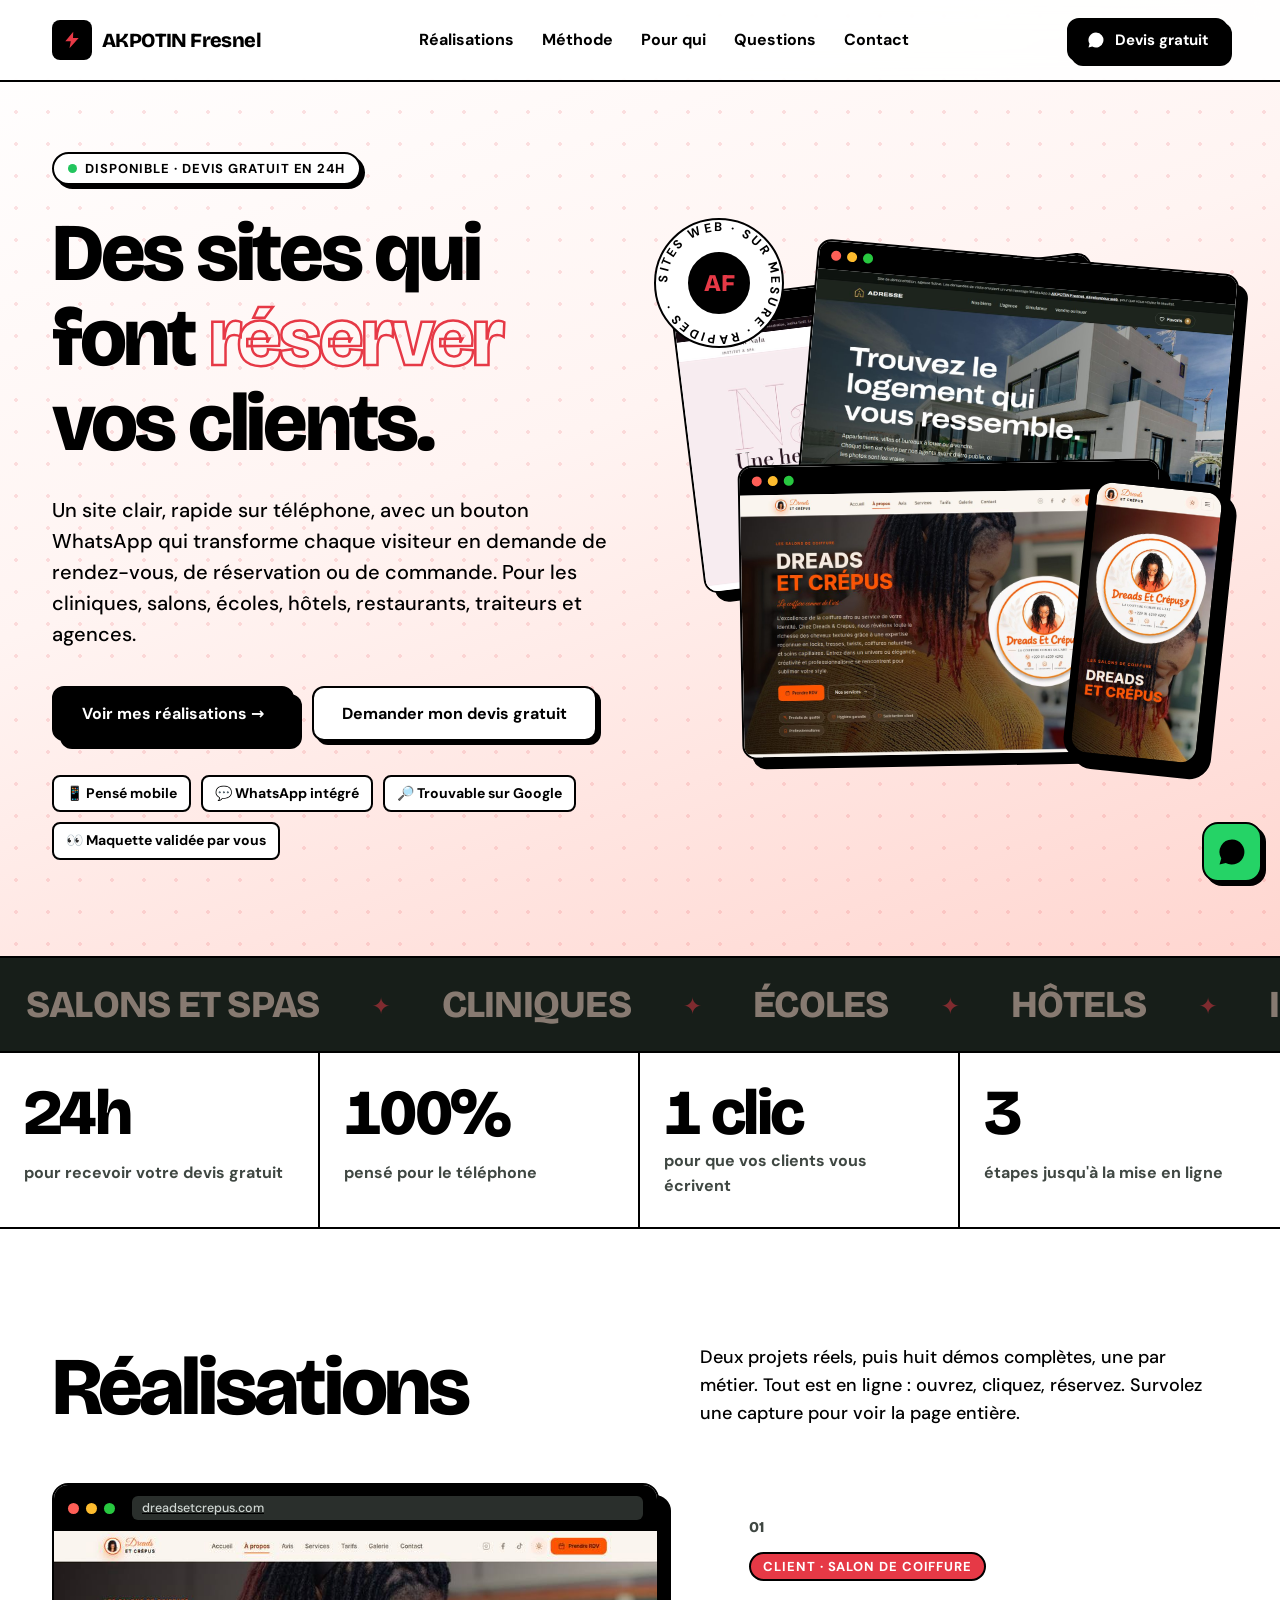
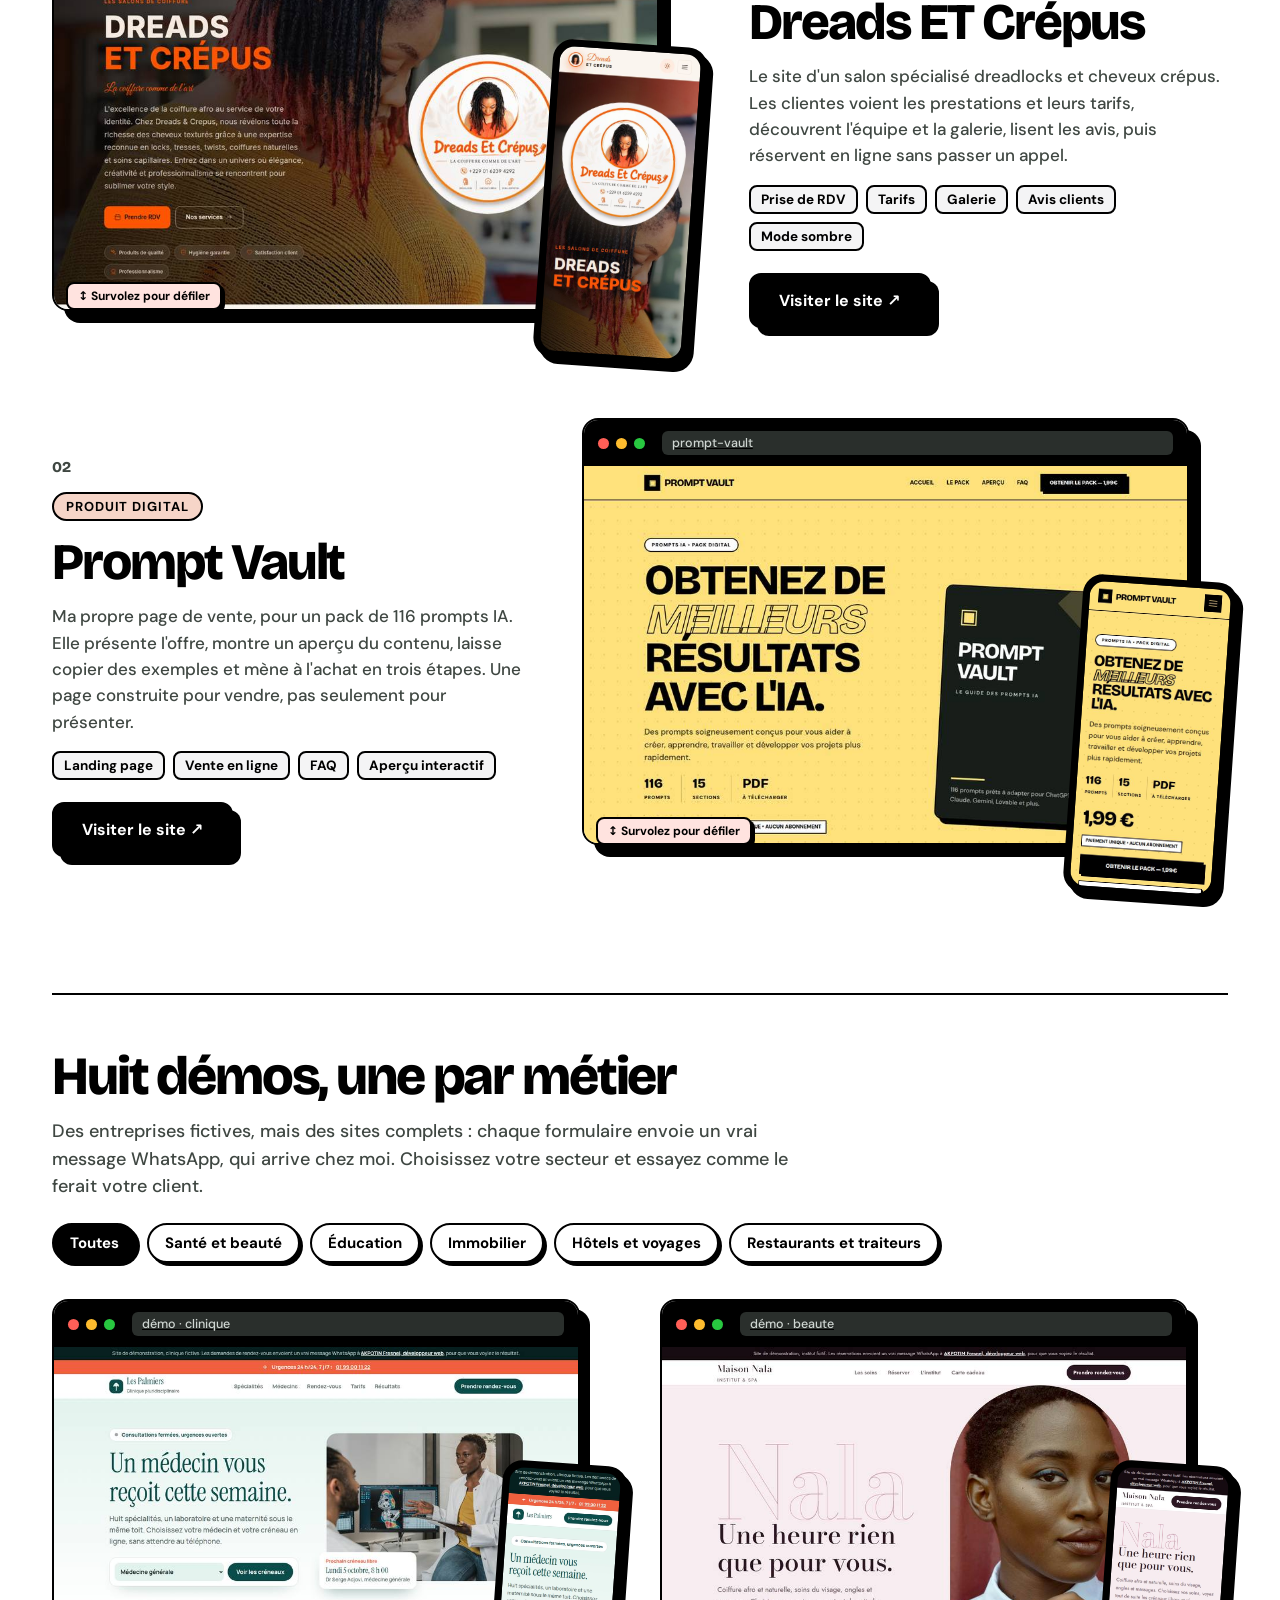
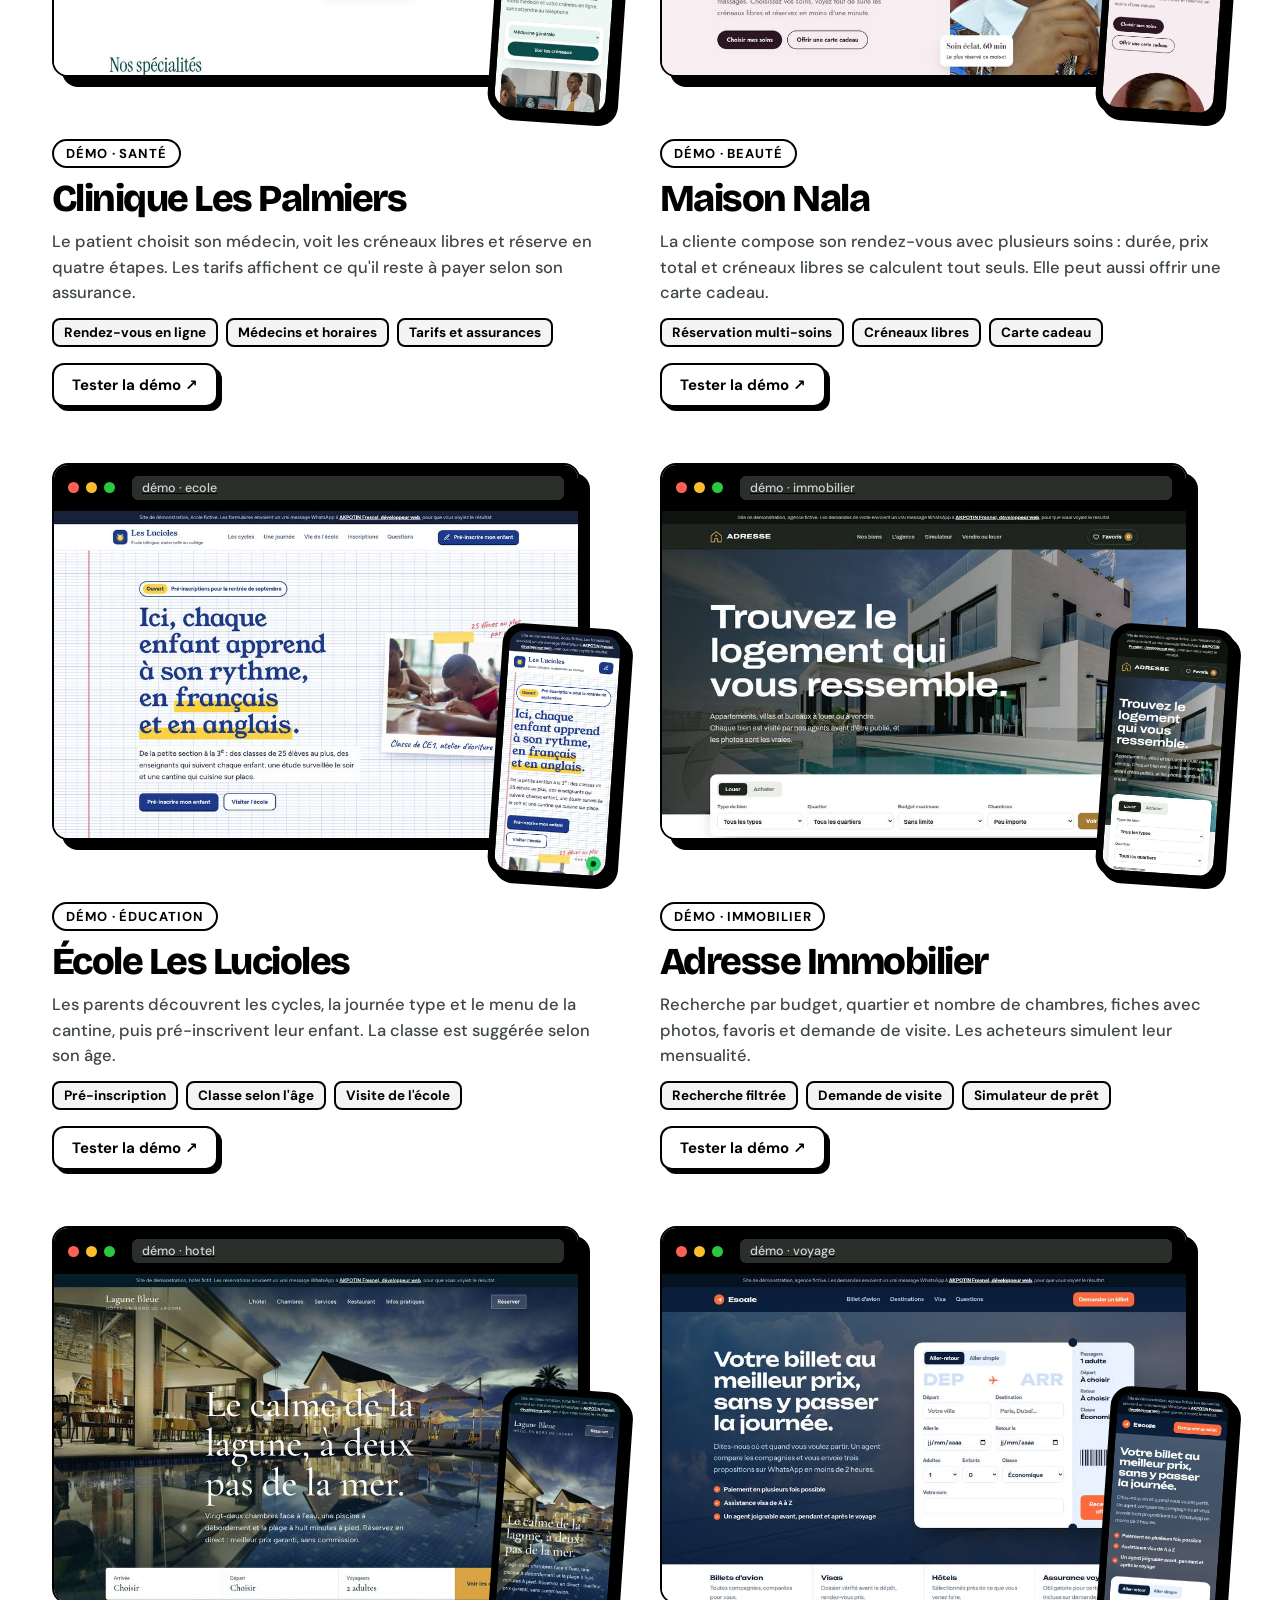
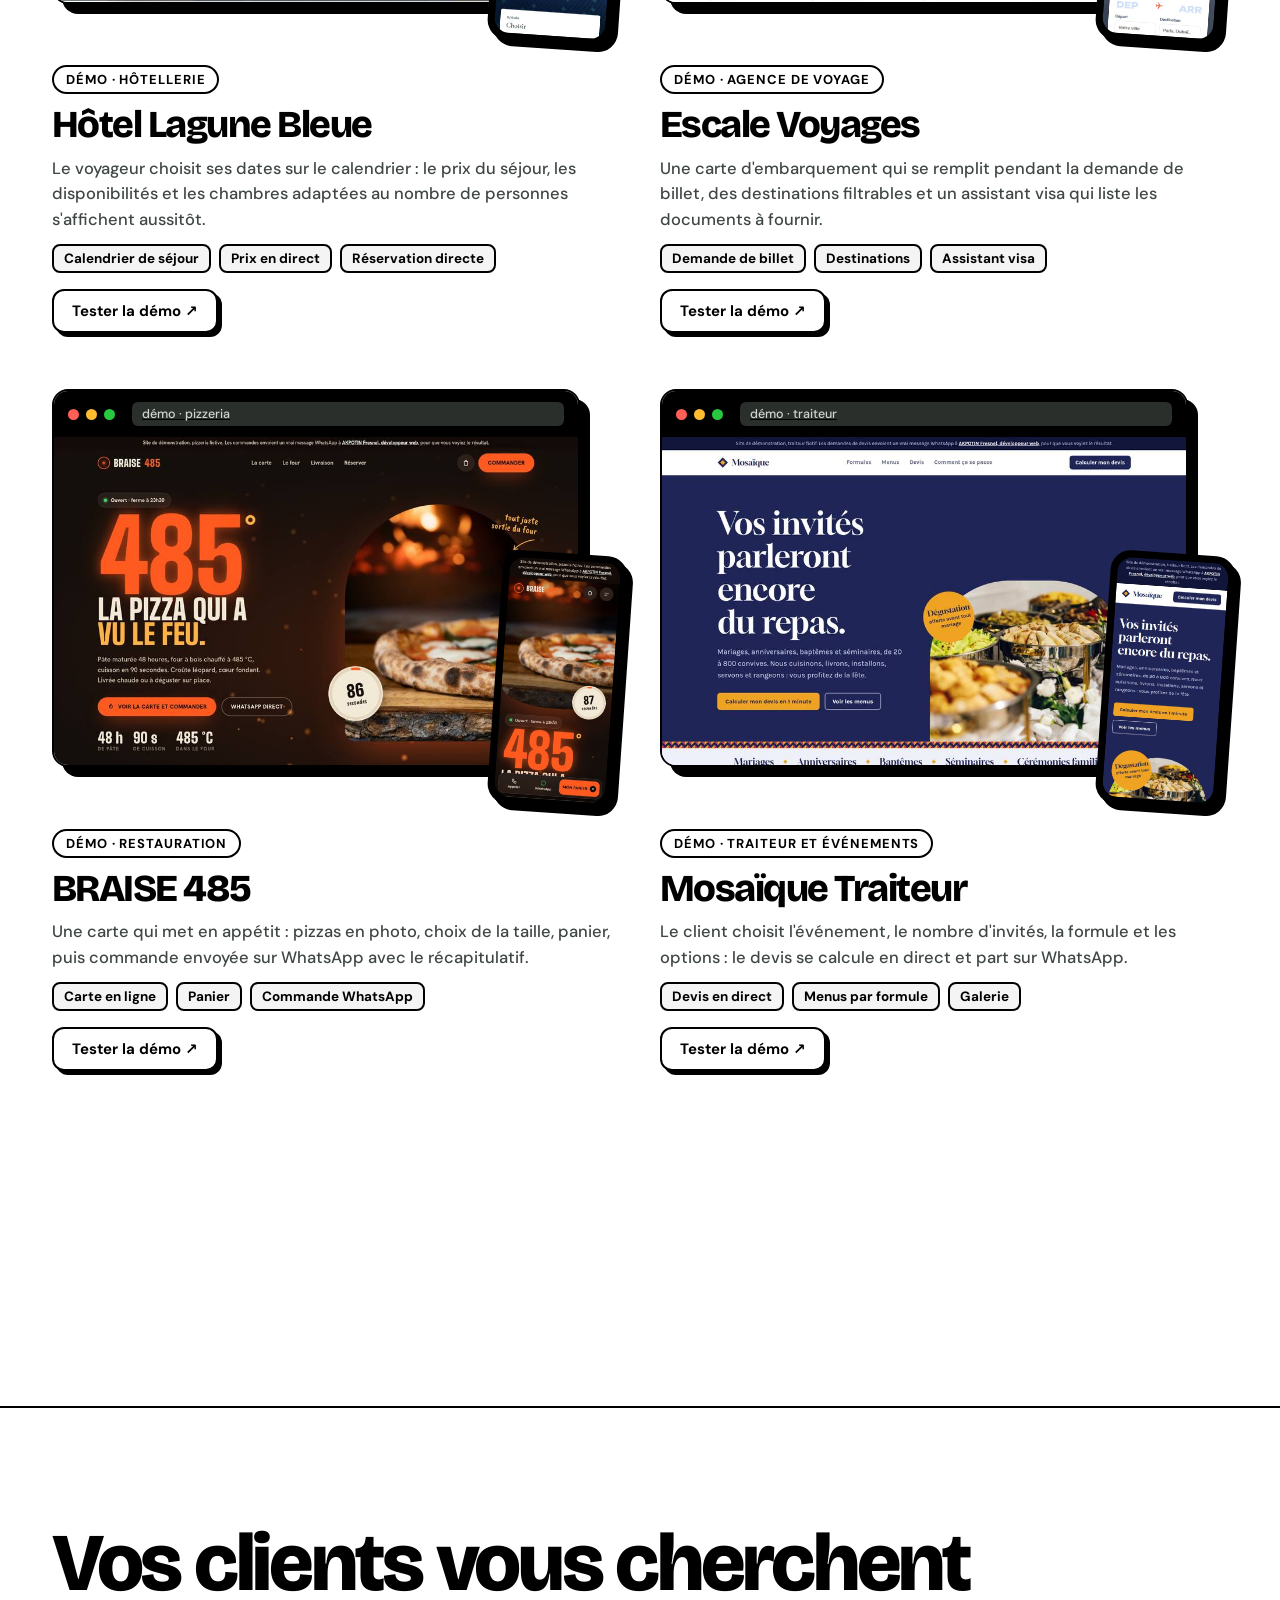
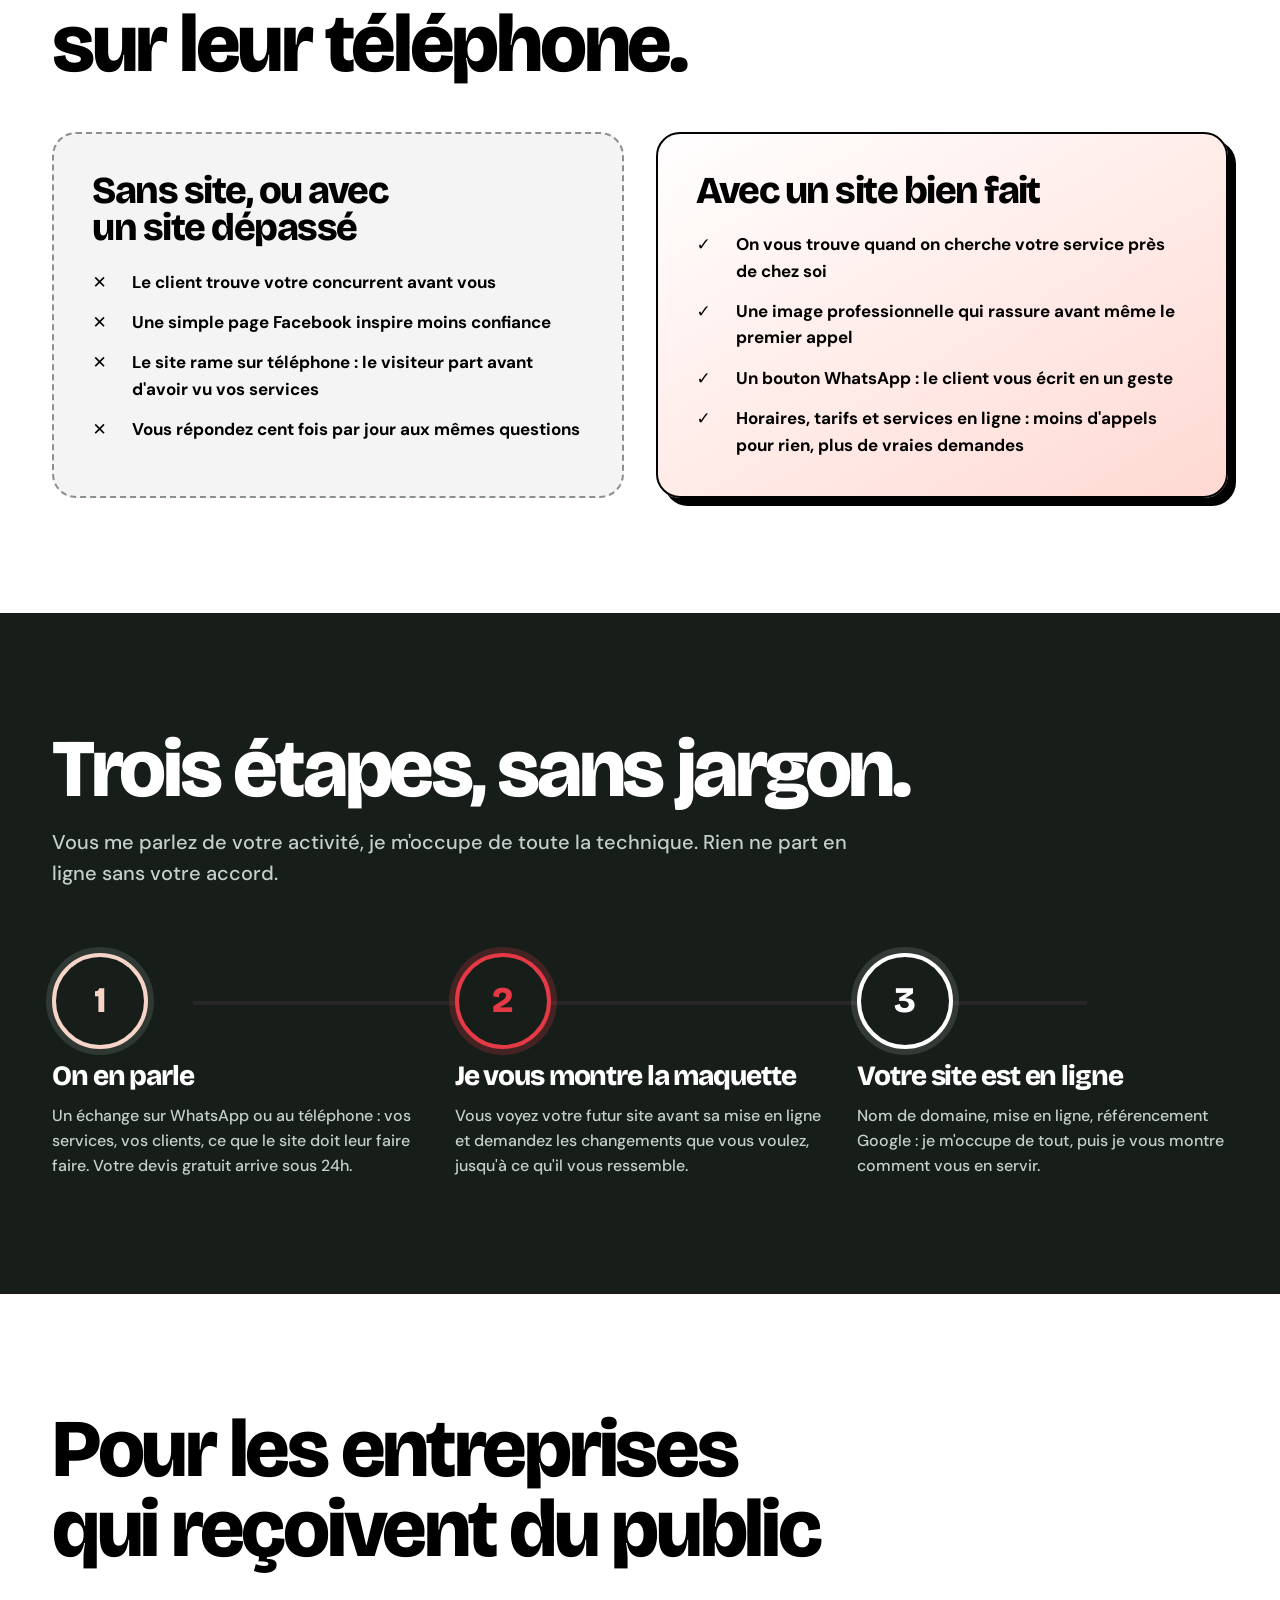
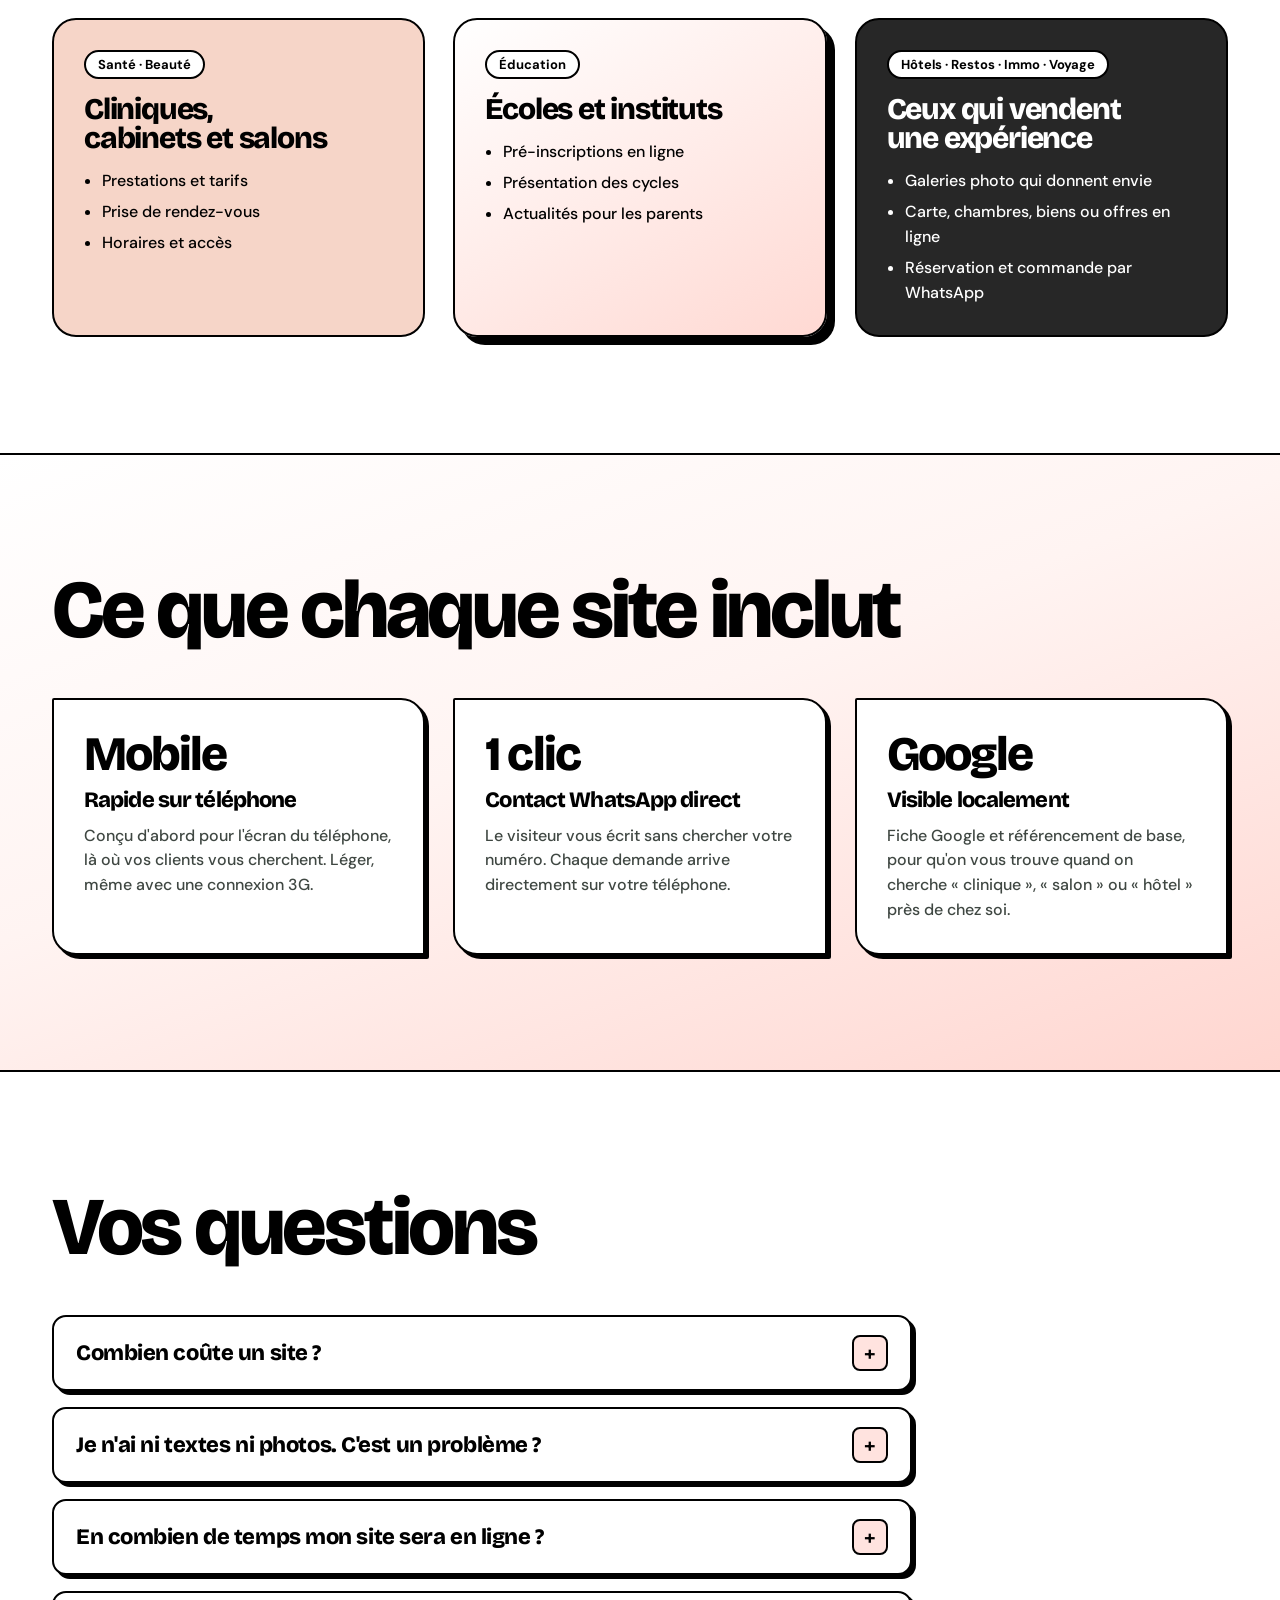
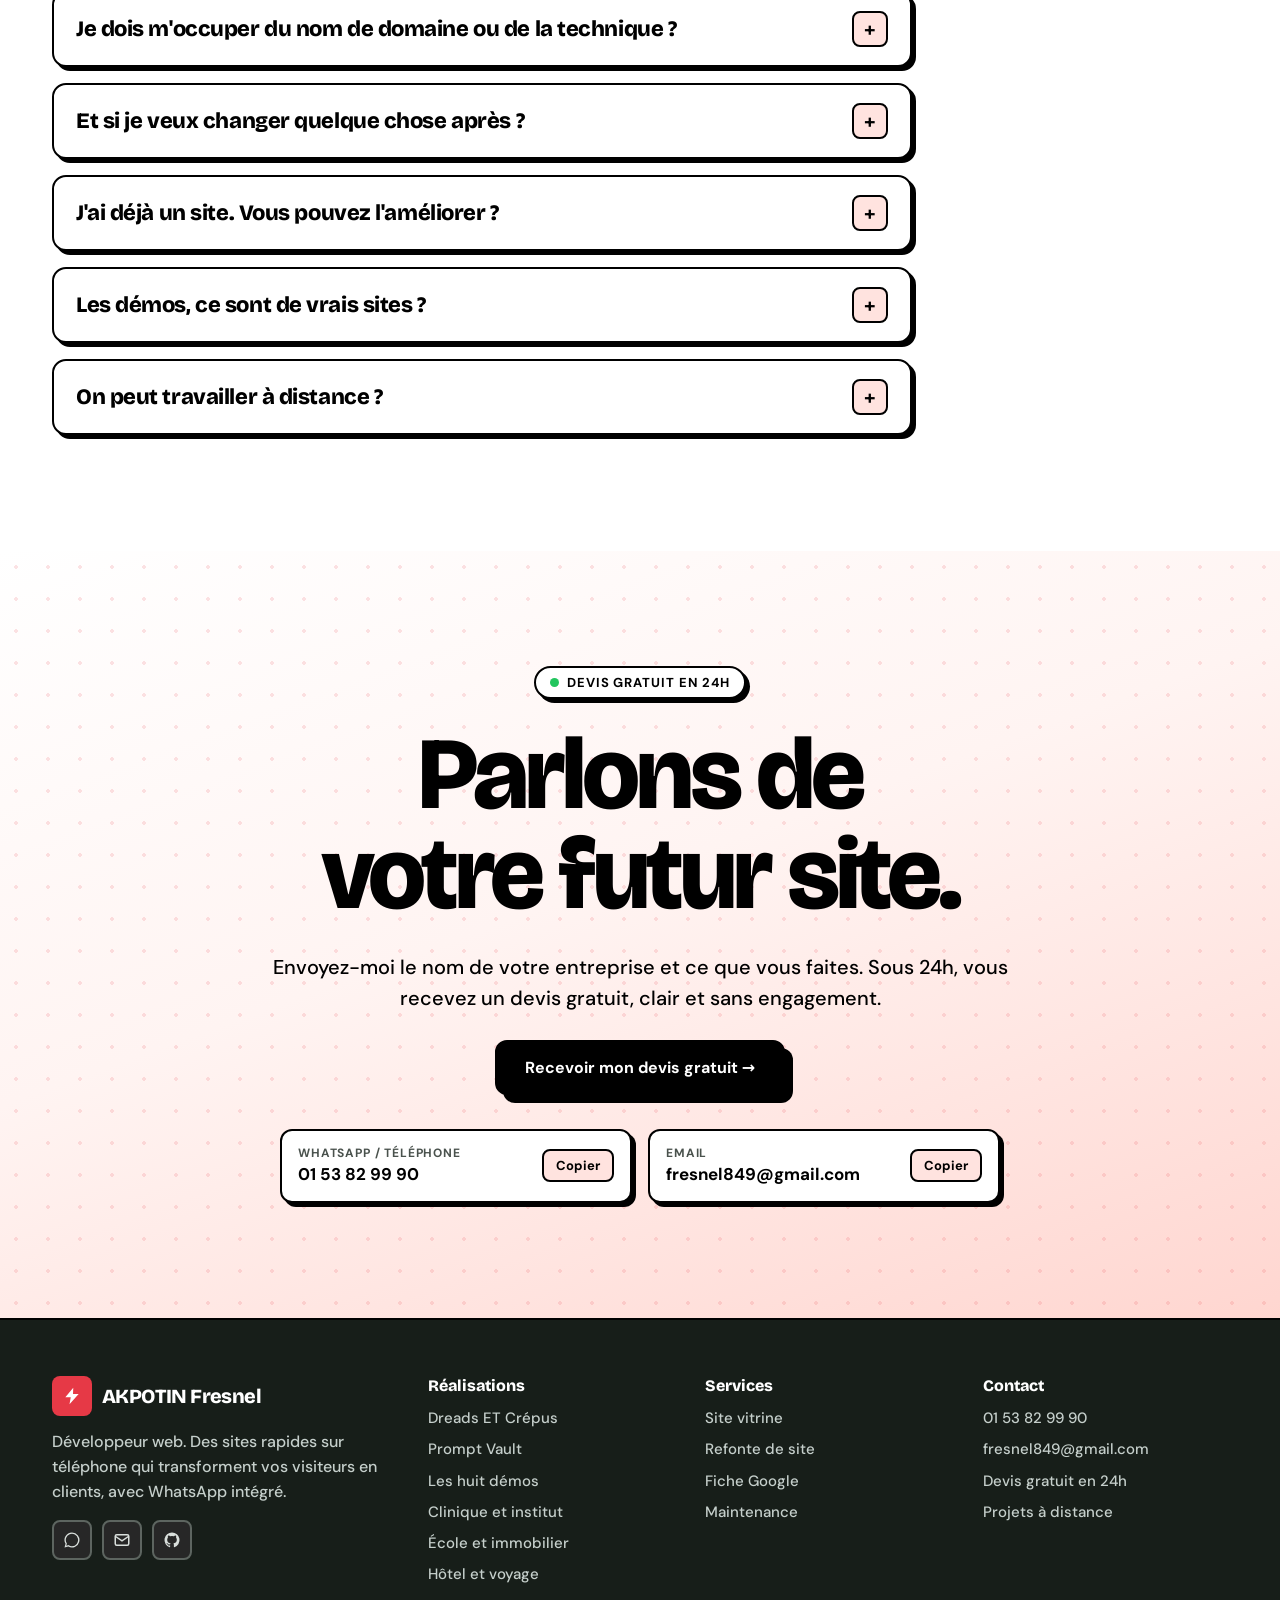
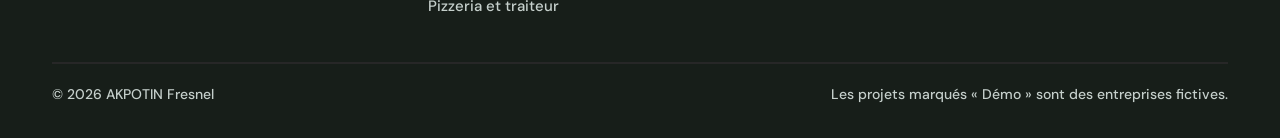
<file: index.html>
<!doctype html>
<html lang="fr">
<head>
<meta charset="utf-8">
<meta name="viewport" content="width=device-width,initial-scale=1,viewport-fit=cover">
<title>AKPOTIN Fresnel · Développeur web</title>
<meta name="description" content="AKPOTIN Fresnel, développeur web : des sites rapides sur mobile, avec WhatsApp intégré, pour cliniques, salons, écoles, hôtels, restaurants et agences. Devis gratuit en 24h.">
<meta property="og:title" content="AKPOTIN Fresnel · Développeur web">
<meta property="og:description" content="Des sites qui font appeler, réserver et acheter vos clients. Devis gratuit en 24h.">
<meta property="og:image" content="img/dreads.jpg">
<link rel="stylesheet" href="fonts/fonts.css">
<style>
/* Néo-brutalisme adouci : dégradés blanc → rose, rouge #e63946 en accent, charbon #171e19, pêche #f6d5c8, bordures 2px, ombres dures */
:root{
  --main:#e63946; --tint:#ffe3df; --wash:linear-gradient(160deg,#ffffff 0%,#fff4f2 45%,#ffd6d0 100%); --wash2:linear-gradient(150deg,#ffffff 0%,#ffd9d3 100%); --charcoal:#171e19; --sage:#f6d5c8; --black:#000; --white:#fff; --dark2:#272727; --soft:#f4f4f5; --muted:#3f4742;
  --f-display:"Bricolage Grotesque","Arial Black",system-ui,sans-serif;
  --f-body:"DM Sans",system-ui,-apple-system,sans-serif;
  --ease:cubic-bezier(.175,.885,.32,1.275);
}
*{box-sizing:border-box}
html{scroll-behavior:smooth;scroll-padding-top:90px}
body{margin:0;background:var(--white);color:var(--black);font:500 16px/1.55 var(--f-body);overflow-x:hidden}
h1,h2,h3{font-family:var(--f-display);font-weight:800;letter-spacing:-.04em;line-height:.98;margin:0;text-wrap:balance}
p{margin:0} a{color:inherit} img{max-width:100%;display:block}
.in{max-width:1240px;margin:0 auto;padding-inline:16px}
@media (min-width:700px){.in{padding-inline:32px}}
section{padding-block:clamp(64px,9vw,120px)}
.dots{background-color:#fff;background-image:radial-gradient(circle,rgb(230 57 70 / .14) 1.6px,transparent 1.8px),var(--wash);background-size:32px 32px,100% 100%}
.h2{font-size:clamp(40px,6.4vw,84px)}
.lead{font-size:clamp(17px,1.6vw,20px);max-width:58ch}
.pill{display:inline-flex;align-items:center;gap:8px;background:var(--white);border:2px solid var(--black);border-radius:999px;padding:6px 14px;font:700 13px var(--f-body);text-transform:uppercase;letter-spacing:.07em;box-shadow:4px 4px 0 var(--black)}
.live{width:9px;height:9px;border-radius:50%;background:#22c55e;box-shadow:0 0 0 0 rgb(34 197 94 / .6);animation:ping 1.8s infinite}
@keyframes ping{70%{box-shadow:0 0 0 9px rgb(34 197 94 / 0)}100%{box-shadow:0 0 0 0 rgb(34 197 94 / 0)}}
:focus-visible{outline:3px solid var(--black);outline-offset:3px}

/* boutons */
.btn{display:inline-flex;align-items:center;gap:10px;font:700 16px var(--f-body);text-decoration:none;padding:15px 28px;border:2px solid var(--black);border-radius:12px;cursor:pointer;transition:transform .2s var(--ease),box-shadow .2s var(--ease)}
.btn-dark{background:var(--black);color:var(--white);box-shadow:8px 8px 0 var(--black)}
.btn-dark:hover{transform:translate(4px,4px);box-shadow:4px 4px 0 var(--black)}
.on-dark .btn-dark{border-color:var(--main);box-shadow:8px 8px 0 var(--main)}
.on-dark .btn-dark:hover{box-shadow:4px 4px 0 var(--main)}
.btn-light{background:var(--white);color:var(--black);box-shadow:4px 4px 0 var(--black)}
.btn-light:hover{transform:translate(4px,4px);box-shadow:0 0 0 var(--black)}
.btn-sm{padding:10px 18px;font-size:15px;box-shadow:4px 4px 0 var(--black)}
.btn-sm:hover{transform:translate(4px,4px);box-shadow:0 0 0 var(--black)}

/* nav */
header.nav{position:fixed;top:0;left:0;right:0;z-index:50;background:rgb(255 255 255 / .88);backdrop-filter:blur(12px);-webkit-backdrop-filter:blur(12px);border-bottom:2px solid var(--black);padding-top:env(safe-area-inset-top,0px)}
.nav .in{height:80px;display:flex;align-items:center;justify-content:space-between;gap:16px}
.logo{display:flex;align-items:center;gap:10px;text-decoration:none;font:800 20px var(--f-display);letter-spacing:-.03em;white-space:nowrap}
.logo i{width:40px;height:40px;background:var(--black);border-radius:8px;display:grid;place-items:center;flex:none;transition:transform .4s var(--ease)}
.logo:hover i{transform:rotate(-12deg) scale(1.08)}
.links{display:flex;gap:28px;font-weight:700}
.links a{text-decoration:none;position:relative}
.links a::after{content:"";position:absolute;left:0;right:0;bottom:-4px;height:3px;background:var(--black);transform:scaleX(0);transform-origin:left;transition:transform .25s}
.links a:hover::after{transform:scaleX(1)}
@media (max-width:900px){.links{display:none}}
@media (max-width:440px){.logo span{font-size:16px}.nav .btn-sm span{display:none}}
.progress{position:absolute;left:0;bottom:-2px;height:4px;background:var(--black);width:0}

/* hero */
.hero{padding-top:calc(80px + env(safe-area-inset-top,0px) + clamp(40px,6vw,72px));padding-bottom:clamp(56px,8vw,96px);border-bottom:2px solid var(--black);position:relative;overflow:hidden}
.hero .in{display:grid;grid-template-columns:minmax(0,1.05fr) minmax(0,1fr);gap:clamp(40px,5vw,72px);align-items:center}
@media (max-width:1000px){.hero .in{grid-template-columns:minmax(0,1fr)}}
.hero h1{font-size:clamp(46px,6.4vw,96px);margin-top:28px}
.hero h1 .ln{display:block;overflow:hidden;padding-bottom:.06em}
.hero h1 .ln>span{display:inline-block;animation:rise .9s var(--ease) both}
.hero h1 .ln:nth-child(2)>span{animation-delay:.1s}.hero h1 .ln:nth-child(3)>span{animation-delay:.2s}
@keyframes rise{from{transform:translateY(105%)}}
.swap{display:inline-grid;vertical-align:bottom}
.swap b{grid-area:1/1;color:transparent;-webkit-text-stroke:2.5px var(--main);font-weight:800;transition:transform .55s var(--ease),opacity .4s}
.swap b:not(.cur){transform:translateY(80%) rotate(6deg);opacity:0}
.swap b:not(.cur):not(.out){visibility:hidden}
.swap b.out{transform:translateY(-80%) rotate(-6deg);opacity:0}
.hero .lead{margin-top:26px}
.ctas{display:flex;flex-wrap:wrap;gap:18px;margin-top:36px}
.trust{display:flex;flex-wrap:wrap;gap:10px;margin-top:34px}
.trust span{background:var(--white);border:2px solid var(--black);border-radius:8px;padding:6px 12px;font-weight:700;font-size:14px}

/* éventail de captures */
.fan{position:relative;aspect-ratio:1/0.92;--mx:0;--my:0}
.fan .card{position:absolute;width:78%;border:2px solid var(--black);border-radius:14px;overflow:hidden;background:var(--white);box-shadow:10px 10px 0 var(--black);transition:transform .8s var(--ease)}
.fan .card .bar{background:var(--black);display:flex;gap:6px;padding:9px 12px}
.fan .card .bar b{width:10px;height:10px;border-radius:50%;display:block}
.fan .card img{aspect-ratio:16/10;object-fit:cover;object-position:top;width:100%}
.fan .c1{left:0;top:4%;transform:rotate(-7deg) translate(calc(var(--mx)*-14px),calc(var(--my)*-10px));z-index:1}
.fan .c2{right:0;top:0;transform:rotate(5deg) translate(calc(var(--mx)*-8px),calc(var(--my)*-6px));z-index:2}
.fan .c3{left:10%;bottom:0;transform:rotate(-1deg) translate(calc(var(--mx)*12px),calc(var(--my)*10px));z-index:3}
.fan .phone{position:absolute;right:2%;bottom:-2%;width:26%;border:2px solid var(--black);border-radius:22px;overflow:hidden;background:var(--black);padding:6px;box-shadow:8px 8px 0 var(--black);z-index:4;transform:rotate(6deg) translate(calc(var(--mx)*20px),calc(var(--my)*16px));transition:transform .8s var(--ease)}
.fan .phone img{border-radius:16px;aspect-ratio:390/844;object-fit:cover;object-position:top}
.fan.ready .card,.fan.ready .phone{animation:none}
.fan .card,.fan .phone{animation:deal 1s var(--ease) both}
.fan .c2{animation-delay:.12s}.fan .c3{animation-delay:.24s}.fan .phone{animation-delay:.4s}
@keyframes deal{from{opacity:0;translate:0 60px}}
.sticker{position:absolute;left:-6%;top:-8%;width:132px;height:132px;z-index:5;display:grid;place-items:center}
.sticker svg{position:absolute;inset:0;animation:spin 14s linear infinite}
.sticker i{position:relative;z-index:1;width:62px;height:62px;border-radius:50%;background:var(--black);display:grid;place-items:center;font:800 24px var(--f-display);color:var(--main);font-style:normal;border:2px solid var(--black)}
@keyframes spin{to{transform:rotate(360deg)}}
@media (max-width:600px){.sticker{width:96px;height:96px;left:-2%;top:-10%}.sticker i{width:46px;height:46px;font-size:18px}}

/* bandeau */
.marquee{background:var(--charcoal);border-bottom:2px solid var(--black);overflow:hidden;padding-block:24px}
.track{display:flex;width:max-content;animation:slide 40s linear infinite}
.track span{font:800 clamp(24px,3.2vw,38px) var(--f-display);letter-spacing:-.02em;color:var(--sage);opacity:.5;padding-inline:26px;white-space:nowrap}
.track span::after{content:"✦";margin-left:52px;font-size:.6em;vertical-align:middle;color:var(--main)}
@keyframes slide{to{transform:translateX(-50%)}}

/* chiffres */
.stats{display:grid;grid-template-columns:repeat(4,minmax(0,1fr));border-bottom:2px solid var(--black)}
.stats div{padding:28px 24px;border-right:2px solid var(--black);display:grid;gap:4px}
.stats div:last-child{border-right:0}
.stats strong{font:800 clamp(40px,5vw,64px)/1 var(--f-display);letter-spacing:-.04em;font-variant-numeric:tabular-nums}
.stats span{font-weight:700;color:var(--muted)}
@media (max-width:760px){.stats{grid-template-columns:repeat(2,minmax(0,1fr))}.stats div:nth-child(2){border-right:0}.stats div:nth-child(-n+2){border-bottom:2px solid var(--black)}}

/* réalisations */
.work .head{display:flex;flex-wrap:wrap;justify-content:space-between;align-items:end;gap:20px;margin-bottom:56px}
.work .head p{max-width:44ch;font-size:18px}
.projects{display:grid;gap:56px}
.proj{display:grid;grid-template-columns:minmax(0,1.35fr) minmax(0,1fr);gap:clamp(28px,4vw,56px);align-items:center}
.proj:nth-child(even){grid-template-columns:minmax(0,1fr) minmax(0,1.35fr)}
.proj:nth-child(even) .shot{order:2}
@media (max-width:900px){.proj,.proj:nth-child(even){grid-template-columns:minmax(0,1fr)}.proj:nth-child(even) .shot{order:0}}
.shot{position:relative;padding:0 6% 8% 0}
.browser{border:2px solid var(--black);border-radius:16px;overflow:hidden;background:var(--white);box-shadow:12px 12px 0 var(--black);transition:transform .3s var(--ease),box-shadow .3s var(--ease)}
.proj:hover .browser{transform:translate(-4px,-4px);box-shadow:16px 16px 0 var(--black)}
.browser .bar{background:var(--black);display:flex;align-items:center;gap:7px;padding:11px 14px}
.browser .bar b{width:11px;height:11px;border-radius:50%;display:block}
.browser .url{margin-left:10px;flex:1;min-width:0;background:#2a2f2c;color:#cfd6d2;border-radius:6px;font:500 12.5px var(--f-body);padding:4px 10px;white-space:nowrap;overflow:hidden;text-overflow:ellipsis}
.screen{aspect-ratio:16/10;background-size:100% auto;background-repeat:no-repeat;background-position:50% 0;transition:background-position 7s cubic-bezier(.45,.05,.4,1)}
.proj:hover .screen,.proj.auto .screen{background-position:50% 100%}
.mob{position:absolute;right:0;bottom:0;width:24%;min-width:92px;border:2px solid var(--black);border-radius:20px;background:var(--black);padding:5px;box-shadow:6px 6px 0 var(--black);transform:rotate(4deg);transition:transform .4s var(--ease)}
.proj:hover .mob{transform:rotate(0) translateY(-8px)}
.mob img{border-radius:15px;aspect-ratio:390/844;object-fit:cover;object-position:top;width:100%}
.hint{position:absolute;left:14px;bottom:calc(8% + 14px);background:var(--tint);border:2px solid var(--black);border-radius:8px;padding:4px 10px;font:700 12px var(--f-body);box-shadow:3px 3px 0 var(--black);transition:opacity .3s}
.proj:hover .hint{opacity:0}
.info{display:grid;gap:16px;align-content:start}
.kind{justify-self:start;font:700 13px var(--f-body);text-transform:uppercase;letter-spacing:.07em;border:2px solid var(--black);border-radius:999px;padding:4px 12px}
.k-client{background:var(--main);color:#fff} .k-prod{background:var(--sage)} .k-demo{background:var(--white)}
.info h3{font-size:clamp(34px,4vw,52px)}
.info p{font-size:17px;color:var(--muted);max-width:46ch}
.feats{display:flex;flex-wrap:wrap;gap:8px}
.feats span{font:700 13.5px var(--f-body);background:var(--soft);border:2px solid var(--black);border-radius:8px;padding:4px 10px}
.info .btn{justify-self:start;margin-top:6px}
.num{font:800 15px var(--f-display);color:var(--muted)}


/* démos par métier */
.demos-head{display:grid;grid-template-columns:minmax(0,1fr);gap:22px;margin:96px 0 36px;padding-top:56px;border-top:2px solid var(--black)}
.h3{font-size:clamp(32px,4.2vw,56px)}
.demos-head p{max-width:62ch;font-size:18px;margin-top:14px;color:var(--muted)}
.dfilters{display:flex;flex-wrap:wrap;gap:10px}
.dfilters button{appearance:none;font:700 15px var(--f-body);background:var(--white);border:2px solid var(--black);border-radius:999px;padding:8px 16px;cursor:pointer;box-shadow:3px 3px 0 var(--black);transition:transform .15s var(--ease),box-shadow .15s var(--ease)}
.dfilters button:hover{transform:translate(2px,2px);box-shadow:1px 1px 0 var(--black)}
.dfilters button[aria-pressed="true"]{background:var(--black);color:var(--white)}
.dgrid{display:grid;grid-template-columns:repeat(2,minmax(0,1fr));gap:56px 40px}
@media (max-width:860px){.dgrid{grid-template-columns:minmax(0,1fr)}}
.dm{display:grid;gap:22px;align-content:start}
.dm[hidden]{display:none}
.dshot{position:relative;display:block;padding:0 7% 7% 0}
.dshot .browser{box-shadow:10px 10px 0 var(--black)}
.dm:hover .browser{transform:translate(-4px,-4px);box-shadow:14px 14px 0 var(--black)}
.dm:hover .screen,.dm.auto .screen{background-position:50% 100%}
.dm:hover .mob{transform:rotate(0) translateY(-8px)}
.dshot .mob{width:22%}
.dinfo{display:grid;gap:12px;align-content:start}
.dinfo h3{font-size:clamp(28px,3vw,38px)}
.dinfo p{font-size:16.5px;color:var(--muted);max-width:52ch}
.dinfo .btn{justify-self:start;margin-top:4px}
.custom{margin-top:64px;border:2px dashed var(--black);border-radius:20px;padding:clamp(20px,3vw,32px);display:flex;flex-wrap:wrap;align-items:center;justify-content:space-between;gap:20px;background:var(--wash2)}
.custom strong{display:block;font:800 clamp(22px,2.4vw,28px)/1.15 var(--f-display);letter-spacing:-.02em}
.custom span{display:block;color:var(--muted);margin-top:6px;max-width:56ch}

/* problème / solution */
.ps{border-top:2px solid var(--black)}
.duo{display:grid;grid-template-columns:repeat(2,minmax(0,1fr));gap:32px;margin-top:48px}
@media (max-width:800px){.duo{grid-template-columns:minmax(0,1fr)}}
.pcard{border-radius:24px;padding:clamp(24px,3vw,40px);display:grid;gap:22px;align-content:start}
.pcard h3{font-size:clamp(28px,3vw,38px)}
.pcard.bad{background:var(--soft);border:2px dashed #8a918d;opacity:.75}
.pcard.good{background:var(--wash2);border:2px solid var(--black);box-shadow:8px 8px 0 var(--black)}
.ticks{list-style:none;margin:0;padding:0;display:grid;gap:14px;font-weight:700;font-size:17px}
.ticks li{display:grid;grid-template-columns:28px minmax(0,1fr);gap:12px}

/* méthode */
.how{background:var(--charcoal);color:var(--white)}
.how .lead{color:#c5cfcb;margin-top:18px}
.steps{display:grid;grid-template-columns:repeat(3,minmax(0,1fr));gap:32px;position:relative;margin-top:64px}
.steps::before{content:"";position:absolute;left:12%;right:12%;top:48px;height:4px;background:var(--dark2)}
@media (max-width:820px){.steps{grid-template-columns:minmax(0,1fr)}.steps::before{display:none}}
.step{position:relative;display:grid;gap:14px;justify-items:start}
.circle{width:96px;height:96px;border-radius:50%;background:var(--charcoal);display:grid;place-items:center;font:800 36px var(--f-display)}
.c1{border:4px solid var(--sage);color:var(--sage);box-shadow:0 0 0 6px rgb(183 198 194 / .15)}
.c2{border:4px solid var(--main);color:var(--main);box-shadow:0 0 0 6px rgb(230 57 70 / .22)}
.c3{border:4px solid var(--white);color:var(--white);box-shadow:0 0 0 6px rgb(255 255 255 / .12)}
.step h3{font-size:28px}
.step p{color:#c5cfcb;max-width:34ch}

/* pour qui */
.bento{display:grid;grid-template-columns:repeat(3,minmax(0,1fr));gap:28px;margin-top:48px}
@media (max-width:900px){.bento{grid-template-columns:minmax(0,1fr)}}
.bcard{border:2px solid var(--black);border-radius:24px;padding:30px;display:grid;gap:16px;align-content:start;transition:transform .3s var(--ease)}
.bcard:hover{transform:rotate(-1.2deg) translateY(-6px)}
.bcard .tagw{justify-self:start;background:var(--white);color:var(--black);border:2px solid var(--black);border-radius:999px;font:700 13px var(--f-body);padding:4px 12px}
.bcard h3{font-size:30px}
.bcard ul{margin:0;padding-left:18px;display:grid;gap:6px}
.b1{background:var(--sage)} .b2{background:var(--wash2);box-shadow:8px 8px 0 var(--black)} .b3{background:var(--dark2);color:var(--white)}

/* inclus */
.promise{background:var(--wash);border-block:2px solid var(--black)}
.pgrid{display:grid;grid-template-columns:repeat(3,minmax(0,1fr));gap:28px;margin-top:48px}
@media (max-width:900px){.pgrid{grid-template-columns:minmax(0,1fr)}}
.pr{background:var(--white);border:2px solid var(--black);border-radius:2px 24px 2px 24px;padding:30px;display:grid;gap:12px;align-content:start;box-shadow:4px 4px 0 var(--black)}
.pr .big{font:800 48px/1 var(--f-display);letter-spacing:-.04em}
.pr h3{font-size:22px}
.pr p{color:var(--muted)}

/* final */
.final{text-align:center;border-bottom:2px solid var(--black)}
.final .in{display:grid;justify-items:center;gap:26px}
.final h2{font-size:clamp(46px,8vw,110px);max-width:13ch}
.contact{display:grid;grid-template-columns:repeat(2,minmax(0,1fr));gap:16px;width:min(720px,100%);margin-top:8px;text-align:left}
@media (max-width:640px){.contact{grid-template-columns:minmax(0,1fr)}}
.cbox{background:var(--white);border:2px solid var(--black);border-radius:12px;box-shadow:4px 4px 0 var(--black);padding:14px 16px;display:flex;align-items:center;justify-content:space-between;gap:12px;min-width:0}
.cbox div{min-width:0}
.cbox small{display:block;font:700 12px var(--f-body);text-transform:uppercase;letter-spacing:.07em;color:#4a524d}
.cbox strong{display:block;font-size:17px;overflow-wrap:anywhere}
.copy{font:700 13px var(--f-body);background:var(--tint);border:2px solid var(--black);border-radius:8px;padding:6px 12px;cursor:pointer;flex:none}
.copy:hover{background:var(--main);color:#fff}

footer{background:var(--charcoal);color:#c5cfcb;padding-block:56px 32px}
.fgrid{display:grid;grid-template-columns:1.4fr repeat(3,minmax(0,1fr));gap:32px}
@media (max-width:820px){.fgrid{grid-template-columns:repeat(2,minmax(0,1fr))}}
@media (max-width:480px){.fgrid{grid-template-columns:minmax(0,1fr)}}
footer h4{font:800 16px var(--f-display);color:var(--white);margin:0 0 12px}
footer ul{list-style:none;margin:0;padding:0;display:grid;gap:8px;font-size:15px}
footer a{text-decoration:none} footer a:hover{color:var(--main)}
.social{display:flex;gap:10px;margin-top:16px}
.social a{width:40px;height:40px;display:grid;place-items:center;background:var(--dark2);border:2px solid #5d6560;border-radius:8px;color:#d9dfdc;transition:background .2s,color .2s,border-color .2s}
.social a:hover{background:var(--main);color:#fff;border-color:var(--black)}
.legal{margin-top:44px;padding-top:20px;border-top:2px solid var(--dark2);display:flex;flex-wrap:wrap;justify-content:space-between;gap:10px;font-size:14px}

.t-touch{display:none}
@media (hover:none){.t-touch{display:inline}.t-hover{display:none}}

/* faq */
.faq-list{display:grid;gap:16px;margin-top:48px;max-width:860px}
.faq-list details{background:var(--white);border:2px solid var(--black);border-radius:14px;box-shadow:4px 4px 0 var(--black)}
.faq-list summary{cursor:pointer;list-style:none;display:flex;justify-content:space-between;align-items:center;gap:16px;padding:18px 22px;font:800 clamp(18px,2vw,22px)/1.25 var(--f-display);letter-spacing:-.02em}
.faq-list summary::-webkit-details-marker{display:none}
.faq-list summary::after{content:"+";flex:none;width:32px;height:32px;display:grid;place-items:center;border:2px solid var(--black);border-radius:8px;background:var(--tint);font:800 20px/1 var(--f-body);transition:transform .25s}
.faq-list details[open] summary::after{transform:rotate(45deg)}
.faq-list details p{padding:0 22px 20px;color:var(--muted);font-size:17px;max-width:68ch}

.wa-fab{position:fixed;right:18px;bottom:calc(18px + env(safe-area-inset-bottom,0px));z-index:40;width:60px;height:60px;border-radius:16px;background:#25d366;border:2px solid var(--black);box-shadow:4px 4px 0 var(--black);display:grid;place-items:center;transition:transform .2s var(--ease),box-shadow .2s var(--ease)}
.wa-fab:hover{transform:translate(4px,4px);box-shadow:0 0 0 var(--black)}

/* apparition au défilement : visible par défaut, animée seulement si JS actif */
.js .rv{opacity:0;transform:translateY(36px);transition:opacity .8s,transform .8s var(--ease)}
.js .rv.on{opacity:1;transform:none}
@media (prefers-reduced-motion:reduce){*,*::before,*::after{animation:none!important;transition:none!important}.js .rv{opacity:1;transform:none}html{scroll-behavior:auto}}
</style>
<script>document.documentElement.classList.add('js')</script>
</head>
<body>

<header class="nav">
  <div class="in">
    <a class="logo" href="#top" aria-label="AKPOTIN Fresnel, accueil">
      <i><svg width="20" height="20" viewBox="0 0 24 24" fill="#e63946" aria-hidden="true"><path d="M13.5 2 4 13.5h6.5L9 22l11-12.5h-6.8z"/></svg></i>
      <span>AKPOTIN Fresnel</span>
    </a>
    <nav class="links" aria-label="Sections">
      <a href="#realisations">Réalisations</a><a href="#methode">Méthode</a><a href="#pour-qui">Pour qui</a><a href="#faq">Questions</a><a href="#contact">Contact</a>
    </nav>
    <a class="btn btn-dark btn-sm" href="https://wa.me/2290153829990?text=Bonjour%20Fresnel%2C%20je%20suis%20%5Bnom%20de%20l%27entreprise%5D.%20J%27aimerais%20un%20devis%20pour%20un%20site%20web." target="_blank" rel="noopener">
      <svg width="18" height="18" viewBox="0 0 24 24" fill="currentColor" aria-hidden="true"><path d="M12 2a10 10 0 0 0-8.6 15.1L2 22l5-1.3A10 10 0 1 0 12 2Zm4.5 12.1c-.2-.1-1.5-.7-1.7-.8-.2-.1-.4-.1-.6.1l-.8 1c-.1.2-.3.2-.5.1a6.7 6.7 0 0 1-3.3-2.9c-.3-.4.2-.4.7-1.4.1-.2 0-.3 0-.5l-.8-1.8c-.2-.5-.4-.4-.6-.4h-.5a1 1 0 0 0-.7.3 3 3 0 0 0-.9 2.2c0 1.3.9 2.5 1 2.7.1.2 1.8 2.8 4.4 3.9 1.6.7 2.3.8 3.1.6.5-.1 1.5-.6 1.7-1.2.2-.6.2-1.1.2-1.2-.1-.1-.3-.2-.6-.3Z"/></svg>
      <span>Devis gratuit</span>
    </a>
  </div>
  <div class="progress" id="progress"></div>
</header>

<main id="top">
  <section class="hero dots">
    <div class="in">
      <div>
        <span class="pill"><span class="live"></span>Disponible · devis gratuit en 24h</span>
        <h1>
          <span class="ln"><span>Des sites qui</span></span>
          <span class="ln"><span>font <span class="swap" id="swap"><b class="cur">appeler</b><b>réserver</b><b>acheter</b><b>revenir</b></span></span></span>
          <span class="ln"><span>vos clients.</span></span>
        </h1>
        <p class="lead">Un site clair, rapide sur téléphone, avec un bouton WhatsApp qui transforme chaque visiteur en demande de rendez-vous, de réservation ou de commande. Pour les cliniques, salons, écoles, hôtels, restaurants, traiteurs et agences.</p>
        <div class="ctas">
          <a class="btn btn-dark" href="#realisations">Voir mes réalisations →</a>
          <a class="btn btn-light" href="https://wa.me/2290153829990?text=Bonjour%20Fresnel%2C%20je%20suis%20%5Bnom%20de%20l%27entreprise%5D.%20J%27aimerais%20un%20devis%20pour%20un%20site%20web." target="_blank" rel="noopener">Demander mon devis gratuit</a>
        </div>
        <div class="trust"><span>📱 Pensé mobile</span><span>💬 WhatsApp intégré</span><span>🔎 Trouvable sur Google</span><span>👀 Maquette validée par vous</span></div>
      </div>

      <div class="fan" id="fan" aria-label="Aperçu de sites réalisés">
        <div class="sticker" aria-hidden="true">
          <svg viewBox="0 0 132 132"><defs><path id="circ" d="M66,66 m-52,0 a52,52 0 1,1 104,0 a52,52 0 1,1 -104,0"/></defs><circle cx="66" cy="66" r="64" fill="#fff" stroke="#000" stroke-width="2"/><text font-family="DM Sans, sans-serif" font-weight="700" font-size="12.5" letter-spacing="2.6"><textPath href="#circ">SITES WEB · SUR MESURE · RAPIDES · </textPath></text></svg>
          <i>AF</i>
        </div>
        <div class="card c1"><div class="bar"><b style="background:#ff5f57"></b><b style="background:#febc2e"></b><b style="background:#28c840"></b></div><img src="img/beaute.jpg" alt="Démo du site de l'institut Maison Nala"></div>
        <div class="card c2"><div class="bar"><b style="background:#ff5f57"></b><b style="background:#febc2e"></b><b style="background:#28c840"></b></div><img src="img/immobilier.jpg" alt="Démo du site de l'agence Adresse Immobilier"></div>
        <div class="card c3"><div class="bar"><b style="background:#ff5f57"></b><b style="background:#febc2e"></b><b style="background:#28c840"></b></div><img src="img/dreads.jpg" alt="Site du salon Dreads ET Crépus"></div>
        <div class="phone"><img src="img/dreads-m.jpg" alt="Version mobile du site Dreads ET Crépus"></div>
      </div>
    </div>
  </section>

  <div class="marquee" aria-hidden="true">
    <div class="track">
      <span>SALONS ET SPAS</span><span>CLINIQUES</span><span>ÉCOLES</span><span>HÔTELS</span><span>IMMOBILIER</span><span>AGENCES DE VOYAGE</span><span>RESTAURANTS</span><span>TRAITEURS</span>
      <span>SALONS ET SPAS</span><span>CLINIQUES</span><span>ÉCOLES</span><span>HÔTELS</span><span>IMMOBILIER</span><span>AGENCES DE VOYAGE</span><span>RESTAURANTS</span><span>TRAITEURS</span>
    </div>
  </div>

  <div class="stats">
    <div><strong>24h</strong><span>pour recevoir votre devis gratuit</span></div>
    <div><strong>100%</strong><span>pensé pour le téléphone</span></div>
    <div><strong>1 clic</strong><span>pour que vos clients vous écrivent</span></div>
    <div><strong>3</strong><span>étapes jusqu'à la mise en ligne</span></div>
  </div>

  <section class="work" id="realisations">
    <div class="in">
      <div class="head rv">
        <h2 class="h2">Réalisations</h2>
        <p>Deux projets réels, puis huit démos complètes, une par métier. Tout est en ligne : ouvrez, cliquez, réservez. <span class="t-hover">Survolez une capture pour voir la page entière.</span><span class="t-touch">Les captures défilent toutes seules quand vous arrivez dessus.</span></p>
      </div>
      <div class="projects">
        <article class="proj rv">
          <a class="shot" href="https://dreadsetcrepus.com/" target="_blank" rel="noopener" aria-label="Visiter Dreads ET Crépus">
            <div class="browser"><div class="bar"><b style="background:#ff5f57"></b><b style="background:#febc2e"></b><b style="background:#28c840"></b><span class="url">dreadsetcrepus.com</span></div><div class="screen" style="background-image:url(img/dreads-full.jpg)"></div></div>
            <div class="mob"><img src="img/dreads-m.jpg" alt="" loading="lazy"></div>
            <span class="hint"><span class="t-hover">↕ Survolez pour défiler</span><span class="t-touch">↕ Page entière</span></span>
          </a>
          <div class="info">
            <span class="num">01</span>
            <span class="kind k-client">Client · Salon de coiffure</span>
            <h3>Dreads ET Crépus</h3>
            <p>Le site d'un salon spécialisé dreadlocks et cheveux crépus. Les clientes voient les prestations et leurs tarifs, découvrent l'équipe et la galerie, lisent les avis, puis réservent en ligne sans passer un appel.</p>
            <div class="feats"><span>Prise de RDV</span><span>Tarifs</span><span>Galerie</span><span>Avis clients</span><span>Mode sombre</span></div>
            <a class="btn btn-dark" href="https://dreadsetcrepus.com/" target="_blank" rel="noopener">Visiter le site ↗</a>
          </div>
        </article>

        <article class="proj rv">
          <a class="shot" href="https://fresnel849-debug.github.io/prompt-vault/" target="_blank" rel="noopener" aria-label="Visiter Prompt Vault">
            <div class="browser"><div class="bar"><b style="background:#ff5f57"></b><b style="background:#febc2e"></b><b style="background:#28c840"></b><span class="url">prompt-vault</span></div><div class="screen" style="background-image:url(img/vault-full.jpg)"></div></div>
            <div class="mob"><img src="img/vault-m.jpg" alt="" loading="lazy"></div>
            <span class="hint"><span class="t-hover">↕ Survolez pour défiler</span><span class="t-touch">↕ Page entière</span></span>
          </a>
          <div class="info">
            <span class="num">02</span>
            <span class="kind k-prod">Produit digital</span>
            <h3>Prompt Vault</h3>
            <p>Ma propre page de vente, pour un pack de 116 prompts IA. Elle présente l'offre, montre un aperçu du contenu, laisse copier des exemples et mène à l'achat en trois étapes. Une page construite pour vendre, pas seulement pour présenter.</p>
            <div class="feats"><span>Landing page</span><span>Vente en ligne</span><span>FAQ</span><span>Aperçu interactif</span></div>
            <a class="btn btn-dark" href="https://fresnel849-debug.github.io/prompt-vault/" target="_blank" rel="noopener">Visiter le site ↗</a>
          </div>
        </article>
      </div>

      <div class="demos-head rv" id="demos">
        <div>
          <h3 class="h3">Huit démos, une par métier</h3>
          <p>Des entreprises fictives, mais des sites complets : chaque formulaire envoie un vrai message WhatsApp, qui arrive chez moi. Choisissez votre secteur et essayez comme le ferait votre client.</p>
        </div>
        <div class="dfilters" role="group" aria-label="Filtrer les démos par secteur">
          <button type="button" aria-pressed="true" data-f="all">Toutes</button>
          <button type="button" aria-pressed="false" data-f="sante">Santé et beauté</button>
          <button type="button" aria-pressed="false" data-f="education">Éducation</button>
          <button type="button" aria-pressed="false" data-f="immo">Immobilier</button>
          <button type="button" aria-pressed="false" data-f="sejour">Hôtels et voyages</button>
          <button type="button" aria-pressed="false" data-f="resto">Restaurants et traiteurs</button>
        </div>
      </div>
      <div class="dgrid" id="dgrid">
          <article class="dm rv" data-cat="sante">
            <a class="dshot" href="demos/clinique/" target="_blank" rel="noopener" aria-label="Tester la démo Clinique Les Palmiers">
              <div class="browser"><div class="bar"><b style="background:#ff5f57"></b><b style="background:#febc2e"></b><b style="background:#28c840"></b><span class="url">démo · clinique</span></div><div class="screen" style="background-image:url(img/clinique-full.jpg)"></div></div>
              <div class="mob"><img src="img/clinique-m.jpg" alt="" loading="lazy"></div>
            </a>
            <div class="dinfo">
              <span class="kind k-demo">Démo · Santé</span>
              <h3>Clinique Les Palmiers</h3>
              <p>Le patient choisit son médecin, voit les créneaux libres et réserve en quatre étapes. Les tarifs affichent ce qu'il reste à payer selon son assurance.</p>
              <div class="feats"><span>Rendez-vous en ligne</span><span>Médecins et horaires</span><span>Tarifs et assurances</span></div>
              <a class="btn btn-light btn-sm" href="demos/clinique/" target="_blank" rel="noopener">Tester la démo ↗</a>
            </div>
          </article>
          <article class="dm rv" data-cat="sante">
            <a class="dshot" href="demos/beaute/" target="_blank" rel="noopener" aria-label="Tester la démo Maison Nala">
              <div class="browser"><div class="bar"><b style="background:#ff5f57"></b><b style="background:#febc2e"></b><b style="background:#28c840"></b><span class="url">démo · beaute</span></div><div class="screen" style="background-image:url(img/beaute-full.jpg)"></div></div>
              <div class="mob"><img src="img/beaute-m.jpg" alt="" loading="lazy"></div>
            </a>
            <div class="dinfo">
              <span class="kind k-demo">Démo · Beauté</span>
              <h3>Maison Nala</h3>
              <p>La cliente compose son rendez-vous avec plusieurs soins : durée, prix total et créneaux libres se calculent tout seuls. Elle peut aussi offrir une carte cadeau.</p>
              <div class="feats"><span>Réservation multi-soins</span><span>Créneaux libres</span><span>Carte cadeau</span></div>
              <a class="btn btn-light btn-sm" href="demos/beaute/" target="_blank" rel="noopener">Tester la démo ↗</a>
            </div>
          </article>
          <article class="dm rv" data-cat="education">
            <a class="dshot" href="demos/ecole/" target="_blank" rel="noopener" aria-label="Tester la démo École Les Lucioles">
              <div class="browser"><div class="bar"><b style="background:#ff5f57"></b><b style="background:#febc2e"></b><b style="background:#28c840"></b><span class="url">démo · ecole</span></div><div class="screen" style="background-image:url(img/ecole-full.jpg)"></div></div>
              <div class="mob"><img src="img/ecole-m.jpg" alt="" loading="lazy"></div>
            </a>
            <div class="dinfo">
              <span class="kind k-demo">Démo · Éducation</span>
              <h3>École Les Lucioles</h3>
              <p>Les parents découvrent les cycles, la journée type et le menu de la cantine, puis pré-inscrivent leur enfant. La classe est suggérée selon son âge.</p>
              <div class="feats"><span>Pré-inscription</span><span>Classe selon l'âge</span><span>Visite de l'école</span></div>
              <a class="btn btn-light btn-sm" href="demos/ecole/" target="_blank" rel="noopener">Tester la démo ↗</a>
            </div>
          </article>
          <article class="dm rv" data-cat="immo">
            <a class="dshot" href="demos/immobilier/" target="_blank" rel="noopener" aria-label="Tester la démo Adresse Immobilier">
              <div class="browser"><div class="bar"><b style="background:#ff5f57"></b><b style="background:#febc2e"></b><b style="background:#28c840"></b><span class="url">démo · immobilier</span></div><div class="screen" style="background-image:url(img/immobilier-full.jpg)"></div></div>
              <div class="mob"><img src="img/immobilier-m.jpg" alt="" loading="lazy"></div>
            </a>
            <div class="dinfo">
              <span class="kind k-demo">Démo · Immobilier</span>
              <h3>Adresse Immobilier</h3>
              <p>Recherche par budget, quartier et nombre de chambres, fiches avec photos, favoris et demande de visite. Les acheteurs simulent leur mensualité.</p>
              <div class="feats"><span>Recherche filtrée</span><span>Demande de visite</span><span>Simulateur de prêt</span></div>
              <a class="btn btn-light btn-sm" href="demos/immobilier/" target="_blank" rel="noopener">Tester la démo ↗</a>
            </div>
          </article>
          <article class="dm rv" data-cat="sejour">
            <a class="dshot" href="demos/hotel/" target="_blank" rel="noopener" aria-label="Tester la démo Hôtel Lagune Bleue">
              <div class="browser"><div class="bar"><b style="background:#ff5f57"></b><b style="background:#febc2e"></b><b style="background:#28c840"></b><span class="url">démo · hotel</span></div><div class="screen" style="background-image:url(img/hotel-full.jpg)"></div></div>
              <div class="mob"><img src="img/hotel-m.jpg" alt="" loading="lazy"></div>
            </a>
            <div class="dinfo">
              <span class="kind k-demo">Démo · Hôtellerie</span>
              <h3>Hôtel Lagune Bleue</h3>
              <p>Le voyageur choisit ses dates sur le calendrier : le prix du séjour, les disponibilités et les chambres adaptées au nombre de personnes s'affichent aussitôt.</p>
              <div class="feats"><span>Calendrier de séjour</span><span>Prix en direct</span><span>Réservation directe</span></div>
              <a class="btn btn-light btn-sm" href="demos/hotel/" target="_blank" rel="noopener">Tester la démo ↗</a>
            </div>
          </article>
          <article class="dm rv" data-cat="sejour">
            <a class="dshot" href="demos/voyage/" target="_blank" rel="noopener" aria-label="Tester la démo Escale Voyages">
              <div class="browser"><div class="bar"><b style="background:#ff5f57"></b><b style="background:#febc2e"></b><b style="background:#28c840"></b><span class="url">démo · voyage</span></div><div class="screen" style="background-image:url(img/voyage-full.jpg)"></div></div>
              <div class="mob"><img src="img/voyage-m.jpg" alt="" loading="lazy"></div>
            </a>
            <div class="dinfo">
              <span class="kind k-demo">Démo · Agence de voyage</span>
              <h3>Escale Voyages</h3>
              <p>Une carte d'embarquement qui se remplit pendant la demande de billet, des destinations filtrables et un assistant visa qui liste les documents à fournir.</p>
              <div class="feats"><span>Demande de billet</span><span>Destinations</span><span>Assistant visa</span></div>
              <a class="btn btn-light btn-sm" href="demos/voyage/" target="_blank" rel="noopener">Tester la démo ↗</a>
            </div>
          </article>
          <article class="dm rv" data-cat="resto">
            <a class="dshot" href="demos/pizzeria/" target="_blank" rel="noopener" aria-label="Tester la démo BRAISE 485">
              <div class="browser"><div class="bar"><b style="background:#ff5f57"></b><b style="background:#febc2e"></b><b style="background:#28c840"></b><span class="url">démo · pizzeria</span></div><div class="screen" style="background-image:url(img/pizzeria-full.jpg)"></div></div>
              <div class="mob"><img src="img/pizzeria-m.jpg" alt="" loading="lazy"></div>
            </a>
            <div class="dinfo">
              <span class="kind k-demo">Démo · Restauration</span>
              <h3>BRAISE 485</h3>
              <p>Une carte qui met en appétit : pizzas en photo, choix de la taille, panier, puis commande envoyée sur WhatsApp avec le récapitulatif.</p>
              <div class="feats"><span>Carte en ligne</span><span>Panier</span><span>Commande WhatsApp</span></div>
              <a class="btn btn-light btn-sm" href="demos/pizzeria/" target="_blank" rel="noopener">Tester la démo ↗</a>
            </div>
          </article>
          <article class="dm rv" data-cat="resto">
            <a class="dshot" href="demos/traiteur/" target="_blank" rel="noopener" aria-label="Tester la démo Mosaïque Traiteur">
              <div class="browser"><div class="bar"><b style="background:#ff5f57"></b><b style="background:#febc2e"></b><b style="background:#28c840"></b><span class="url">démo · traiteur</span></div><div class="screen" style="background-image:url(img/traiteur-full.jpg)"></div></div>
              <div class="mob"><img src="img/traiteur-m.jpg" alt="" loading="lazy"></div>
            </a>
            <div class="dinfo">
              <span class="kind k-demo">Démo · Traiteur et événements</span>
              <h3>Mosaïque Traiteur</h3>
              <p>Le client choisit l'événement, le nombre d'invités, la formule et les options : le devis se calcule en direct et part sur WhatsApp.</p>
              <div class="feats"><span>Devis en direct</span><span>Menus par formule</span><span>Galerie</span></div>
              <a class="btn btn-light btn-sm" href="demos/traiteur/" target="_blank" rel="noopener">Tester la démo ↗</a>
            </div>
          </article>
      </div>
      <div class="custom rv">
        <div><strong>Votre métier n'est pas dans la liste ?</strong><span>Dites-moi ce que vous faites : je vous montre à quoi ressemblerait votre site avant que vous ne payiez quoi que ce soit.</span></div>
        <a class="btn btn-dark" href="https://wa.me/2290153829990?text=Bonjour%20Fresnel%2C%20je%20suis%20%5Bnom%20de%20l%27entreprise%5D%2C%20je%20travaille%20dans%20%5Bsecteur%5D.%20J%27aimerais%20voir%20%C3%A0%20quoi%20ressemblerait%20mon%20site." target="_blank" rel="noopener">En parler sur WhatsApp</a>
      </div>
    </div>
  </section>

  <section class="ps">
    <div class="in">
      <h2 class="h2 rv">Vos clients vous cherchent sur leur téléphone.</h2>
      <div class="duo">
        <div class="pcard bad rv">
          <h3>Sans site, ou avec un site dépassé</h3>
          <ul class="ticks">
            <li><span>✕</span>Le client trouve votre concurrent avant vous</li>
            <li><span>✕</span>Une simple page Facebook inspire moins confiance</li>
            <li><span>✕</span>Le site rame sur téléphone : le visiteur part avant d'avoir vu vos services</li>
            <li><span>✕</span>Vous répondez cent fois par jour aux mêmes questions</li>
          </ul>
        </div>
        <div class="pcard good rv">
          <h3>Avec un site bien fait</h3>
          <ul class="ticks">
            <li><span>✓</span>On vous trouve quand on cherche votre service près de chez soi</li>
            <li><span>✓</span>Une image professionnelle qui rassure avant même le premier appel</li>
            <li><span>✓</span>Un bouton WhatsApp : le client vous écrit en un geste</li>
            <li><span>✓</span>Horaires, tarifs et services en ligne : moins d'appels pour rien, plus de vraies demandes</li>
          </ul>
        </div>
      </div>
    </div>
  </section>

  <section class="how on-dark" id="methode">
    <div class="in">
      <h2 class="h2 rv">Trois étapes, sans jargon.</h2>
      <p class="lead rv">Vous me parlez de votre activité, je m'occupe de toute la technique. Rien ne part en ligne sans votre accord.</p>
      <div class="steps">
        <div class="step rv"><div class="circle c1">1</div><h3>On en parle</h3><p>Un échange sur WhatsApp ou au téléphone : vos services, vos clients, ce que le site doit leur faire faire. Votre devis gratuit arrive sous 24h.</p></div>
        <div class="step rv"><div class="circle c2">2</div><h3>Je vous montre la maquette</h3><p>Vous voyez votre futur site avant sa mise en ligne et demandez les changements que vous voulez, jusqu'à ce qu'il vous ressemble.</p></div>
        <div class="step rv"><div class="circle c3">3</div><h3>Votre site est en ligne</h3><p>Nom de domaine, mise en ligne, référencement Google : je m'occupe de tout, puis je vous montre comment vous en servir.</p></div>
      </div>
    </div>
  </section>

  <section id="pour-qui">
    <div class="in">
      <h2 class="h2 rv">Pour les entreprises qui reçoivent du public</h2>
      <div class="bento">
        <div class="bcard b1 rv"><span class="tagw">Santé · Beauté</span><h3>Cliniques, cabinets et salons</h3><ul><li>Prestations et tarifs</li><li>Prise de rendez-vous</li><li>Horaires et accès</li></ul></div>
        <div class="bcard b2 rv"><span class="tagw">Éducation</span><h3>Écoles et instituts</h3><ul><li>Pré-inscriptions en ligne</li><li>Présentation des cycles</li><li>Actualités pour les parents</li></ul></div>
        <div class="bcard b3 rv"><span class="tagw">Hôtels · Restos · Immo · Voyage</span><h3>Ceux qui vendent une expérience</h3><ul><li>Galeries photo qui donnent envie</li><li>Carte, chambres, biens ou offres en ligne</li><li>Réservation et commande par WhatsApp</li></ul></div>
      </div>
    </div>
  </section>

  <section class="promise">
    <div class="in">
      <h2 class="h2 rv">Ce que chaque site inclut</h2>
      <div class="pgrid">
        <div class="pr rv"><div class="big">Mobile</div><h3>Rapide sur téléphone</h3><p>Conçu d'abord pour l'écran du téléphone, là où vos clients vous cherchent. Léger, même avec une connexion 3G.</p></div>
        <div class="pr rv"><div class="big">1 clic</div><h3>Contact WhatsApp direct</h3><p>Le visiteur vous écrit sans chercher votre numéro. Chaque demande arrive directement sur votre téléphone.</p></div>
        <div class="pr rv"><div class="big">Google</div><h3>Visible localement</h3><p>Fiche Google et référencement de base, pour qu'on vous trouve quand on cherche « clinique », « salon » ou « hôtel » près de chez soi.</p></div>
      </div>
    </div>
  </section>

  <section id="faq">
    <div class="in">
      <h2 class="h2 rv">Vos questions</h2>
      <div class="faq-list">
        <details class="rv"><summary>Combien coûte un site ?</summary><p>Ça dépend du nombre de pages et des fonctions dont vous avez besoin (rendez-vous, réservation, commande…). Écrivez-moi en deux lignes ce que vous faites : vous recevez un devis gratuit et détaillé sous 24h, sans engagement.</p></details>
        <details class="rv"><summary>Je n'ai ni textes ni photos. C'est un problème ?</summary><p>Non. J'écris les textes à partir de notre échange, vous les relisez. En attendant vos propres photos, j'utilise des images libres de droits adaptées à votre activité.</p></details>
        <details class="rv"><summary>En combien de temps mon site sera en ligne ?</summary><p>Le délai dépend du projet et il est indiqué noir sur blanc dans le devis. Vous voyez la maquette avant la mise en ligne, donc pas de mauvaise surprise.</p></details>
        <details class="rv"><summary>Je dois m'occuper du nom de domaine ou de la technique ?</summary><p>Non. Je gère le nom de domaine, la mise en ligne et la fiche Google. Vous n'avez rien de technique à faire.</p></details>
        <details class="rv"><summary>Et si je veux changer quelque chose après ?</summary><p>Je vous montre comment vous servir de votre site. Pour les mises à jour régulières, je peux aussi m'en charger avec une formule de maintenance.</p></details>
        <details class="rv"><summary>J'ai déjà un site. Vous pouvez l'améliorer ?</summary><p>Oui, c'est une refonte : je garde ce qui fonctionne et je refais ce qui fait fuir les visiteurs, surtout sur téléphone.</p></details>
        <details class="rv"><summary>Les démos, ce sont de vrais sites ?</summary><p>Oui : ce sont des sites complets, seules les entreprises sont fictives. Réservez une chambre ou un soin, demandez un devis : le message part vraiment sur WhatsApp et arrive chez moi. Votre site fonctionnera de la même façon, avec vos services, vos prix et votre numéro.</p></details>
        <details class="rv"><summary>On peut travailler à distance ?</summary><p>Oui. Tout se fait sur WhatsApp, par téléphone ou par email : échange, maquette, validation et mise en ligne.</p></details>
      </div>
    </div>
  </section>

  <section class="final dots" id="contact">
    <div class="in">
      <span class="pill"><span class="live"></span>Devis gratuit en 24h</span>
      <h2 class="rv">Parlons de votre futur site.</h2>
      <p class="lead">Envoyez-moi le nom de votre entreprise et ce que vous faites. Sous 24h, vous recevez un devis gratuit, clair et sans engagement.</p>
      <a class="btn btn-dark" href="https://wa.me/2290153829990?text=Bonjour%20Fresnel%2C%20je%20suis%20%5Bnom%20de%20l%27entreprise%5D.%20J%27aimerais%20un%20devis%20pour%20un%20site%20web." target="_blank" rel="noopener">Recevoir mon devis gratuit →</a>
      <div class="contact">
        <div class="cbox"><div><small>WhatsApp / Téléphone</small><strong>01 53 82 99 90</strong></div><button class="copy" data-copy="+229 01 53 82 99 90">Copier</button></div>
        <div class="cbox"><div><small>Email</small><strong>fresnel849@gmail.com</strong></div><button class="copy" data-copy="fresnel849@gmail.com">Copier</button></div>
      </div>
    </div>
  </section>
</main>

<footer>
  <div class="in">
    <div class="fgrid">
      <div>
        <a class="logo" href="#top" style="color:#fff"><i style="background:#e63946"><svg width="20" height="20" viewBox="0 0 24 24" fill="#fff" aria-hidden="true"><path d="M13.5 2 4 13.5h6.5L9 22l11-12.5h-6.8z"/></svg></i><span>AKPOTIN Fresnel</span></a>
        <p style="margin-top:14px;max-width:32ch">Développeur web. Des sites rapides sur téléphone qui transforment vos visiteurs en clients, avec WhatsApp intégré.</p>
        <div class="social">
          <a href="https://wa.me/2290153829990" target="_blank" rel="noopener" aria-label="WhatsApp"><svg width="18" height="18" viewBox="0 0 24 24" fill="currentColor"><path d="M12 2a10 10 0 0 0-8.6 15.1L2 22l5-1.3A10 10 0 1 0 12 2Zm0 18.2c-1.5 0-3-.4-4.3-1.2l-.3-.2-3 .8.8-2.9-.2-.3A8.2 8.2 0 1 1 12 20.2Z"/></svg></a>
          <a href="mailto:fresnel849@gmail.com" aria-label="Email"><svg width="18" height="18" viewBox="0 0 24 24" fill="none" stroke="currentColor" stroke-width="2"><rect x="3" y="5" width="18" height="14" rx="2"/><path d="m3 7 9 6 9-6"/></svg></a>
          <a href="https://github.com/fresnel849-debug" target="_blank" rel="noopener" aria-label="GitHub"><svg width="18" height="18" viewBox="0 0 24 24" fill="currentColor"><path d="M12 2a10 10 0 0 0-3.2 19.5c.5.1.7-.2.7-.5v-1.7c-2.8.6-3.4-1.3-3.4-1.3-.5-1.2-1.1-1.5-1.1-1.5-.9-.6.1-.6.1-.6 1 .1 1.5 1 1.5 1 .9 1.6 2.4 1.1 3 .9.1-.7.4-1.1.6-1.4-2.2-.3-4.6-1.1-4.6-5 0-1.1.4-2 1-2.7-.1-.3-.4-1.3.1-2.7 0 0 .8-.3 2.8 1a9.6 9.6 0 0 1 5 0c1.9-1.3 2.8-1 2.8-1 .5 1.4.2 2.4.1 2.7.6.7 1 1.6 1 2.7 0 3.9-2.3 4.7-4.6 5 .4.3.7.9.7 1.9V21c0 .3.2.6.7.5A10 10 0 0 0 12 2Z"/></svg></a>
        </div>
      </div>
      <div><h4>Réalisations</h4><ul><li><a href="https://dreadsetcrepus.com/" target="_blank" rel="noopener">Dreads ET Crépus</a></li><li><a href="https://fresnel849-debug.github.io/prompt-vault/" target="_blank" rel="noopener">Prompt Vault</a></li><li><a href="#demos">Les huit démos</a></li><li><a href="demos/clinique/">Clinique</a> et <a href="demos/beaute/">institut</a></li><li><a href="demos/ecole/">École</a> et <a href="demos/immobilier/">immobilier</a></li><li><a href="demos/hotel/">Hôtel</a> et <a href="demos/voyage/">voyage</a></li><li><a href="demos/pizzeria/">Pizzeria</a> et <a href="demos/traiteur/">traiteur</a></li></ul></div>
      <div><h4>Services</h4><ul><li>Site vitrine</li><li>Refonte de site</li><li>Fiche Google</li><li>Maintenance</li></ul></div>
      <div><h4>Contact</h4><ul><li>01 53 82 99 90</li><li style="overflow-wrap:anywhere">fresnel849@gmail.com</li><li>Devis gratuit en 24h</li><li>Projets à distance</li></ul></div>
    </div>
    <div class="legal"><span>© 2026 AKPOTIN Fresnel</span><span>Les projets marqués « Démo » sont des entreprises fictives.</span></div>
  </div>
</footer>

<a class="wa-fab" href="https://wa.me/2290153829990?text=Bonjour%20Fresnel%2C%20je%20suis%20%5Bnom%20de%20l%27entreprise%5D.%20J%27aimerais%20un%20devis%20pour%20un%20site%20web." target="_blank" rel="noopener" aria-label="Écrire sur WhatsApp"><svg width="30" height="30" viewBox="0 0 24 24" fill="#000"><path d="M12 2a10 10 0 0 0-8.6 15.1L2 22l5-1.3A10 10 0 1 0 12 2Zm4.5 12.1c-.2-.1-1.5-.7-1.7-.8-.2-.1-.4-.1-.6.1l-.8 1c-.1.2-.3.2-.5.1a6.7 6.7 0 0 1-3.3-2.9c-.3-.4.2-.4.7-1.4.1-.2 0-.3 0-.5l-.8-1.8c-.2-.5-.4-.4-.6-.4h-.5a1 1 0 0 0-.7.3 3 3 0 0 0-.9 2.2c0 1.3.9 2.5 1 2.7.1.2 1.8 2.8 4.4 3.9 1.6.7 2.3.8 3.1.6.5-.1 1.5-.6 1.7-1.2.2-.6.2-1.1.2-1.2-.1-.1-.3-.2-.6-.3Z"/></svg></a>

<script>
const reduce=matchMedia('(prefers-reduced-motion: reduce)').matches;
// mot qui change dans le titre
const words=[...document.querySelectorAll('#swap b')];let wi=0;
if(!reduce)setInterval(()=>{const a=words[wi];a.classList.remove('cur');a.classList.add('out');wi=(wi+1)%words.length;const b=words[wi];b.classList.remove('out');b.classList.add('cur');setTimeout(()=>a.classList.remove('out'),600)},2200);
// éventail qui suit la souris
const fan=document.getElementById('fan');
if(!reduce&&matchMedia('(pointer:fine)').matches){
  setTimeout(()=>fan.classList.add('ready'),1500);
  addEventListener('mousemove',e=>{fan.style.setProperty('--mx',(e.clientX/innerWidth-.5)*2);fan.style.setProperty('--my',(e.clientY/innerHeight-.5)*2)});
}
// apparition au défilement + défilement auto des captures sur écran tactile
const io=new IntersectionObserver(es=>es.forEach(x=>{if(x.isIntersecting){x.target.classList.add('on');io.unobserve(x.target)}}),{threshold:.12});
document.querySelectorAll('.rv').forEach(el=>io.observe(el));
if(matchMedia('(hover:none)').matches){
  const io2=new IntersectionObserver(es=>es.forEach(x=>x.target.classList.toggle('auto',x.isIntersecting)),{threshold:.6});
  document.querySelectorAll('.proj,.dm').forEach(p=>io2.observe(p));
}
// filtres des démos
const dbtn=[...document.querySelectorAll('.dfilters button')];
dbtn.forEach(b=>b.onclick=()=>{dbtn.forEach(x=>x.setAttribute('aria-pressed',x===b));document.querySelectorAll('.dm').forEach(c=>{c.hidden=b.dataset.f!=='all'&&c.dataset.cat!==b.dataset.f;if(!c.hidden)c.classList.add('on')})});
// barre de progression
const pg=document.getElementById('progress');
addEventListener('scroll',()=>{const h=document.documentElement;pg.style.width=(h.scrollTop/(h.scrollHeight-h.clientHeight)*100)+'%'},{passive:true});
// copier
document.addEventListener('click',async e=>{const b=e.target.closest('[data-copy]');if(!b)return;
  try{await navigator.clipboard.writeText(b.dataset.copy);b.textContent='Copié'}catch{b.textContent='Sélectionnez'}
  setTimeout(()=>b.textContent='Copier',1600)});
</script>
</body>
</html>
</file>
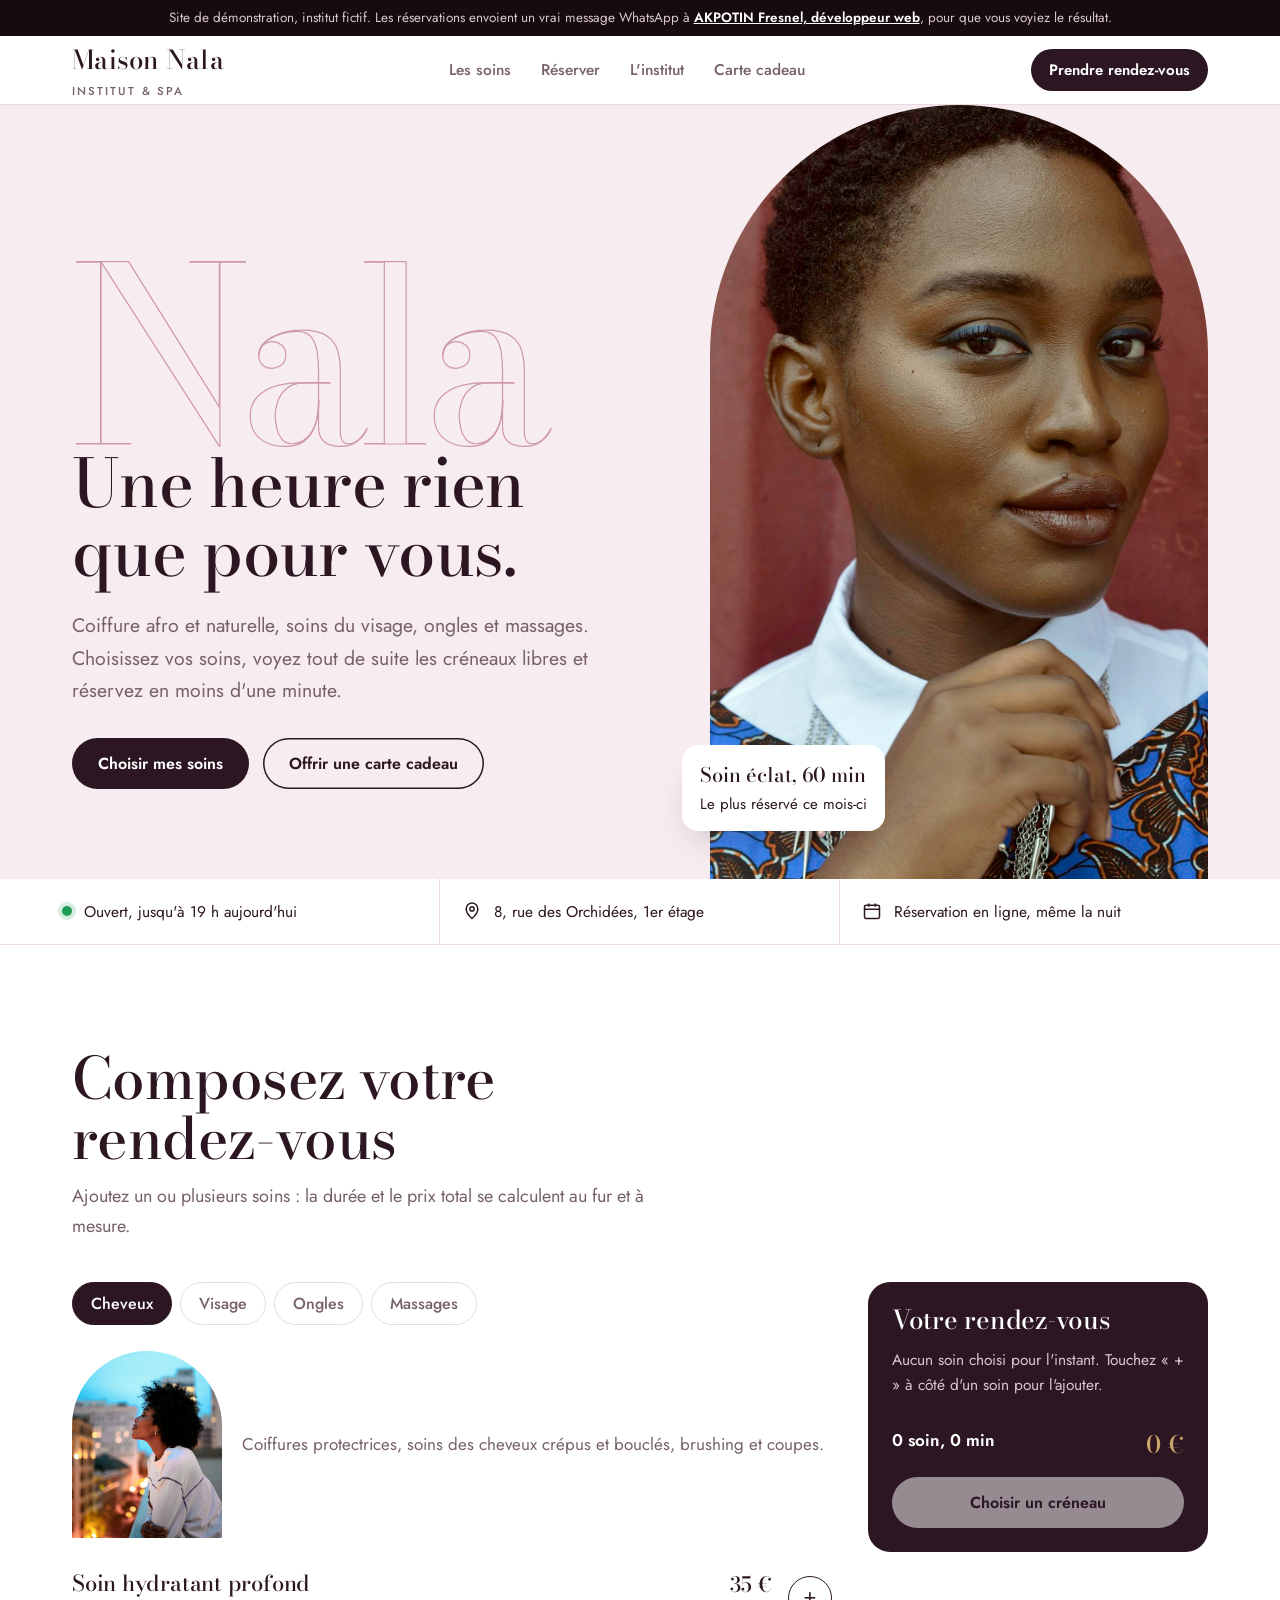
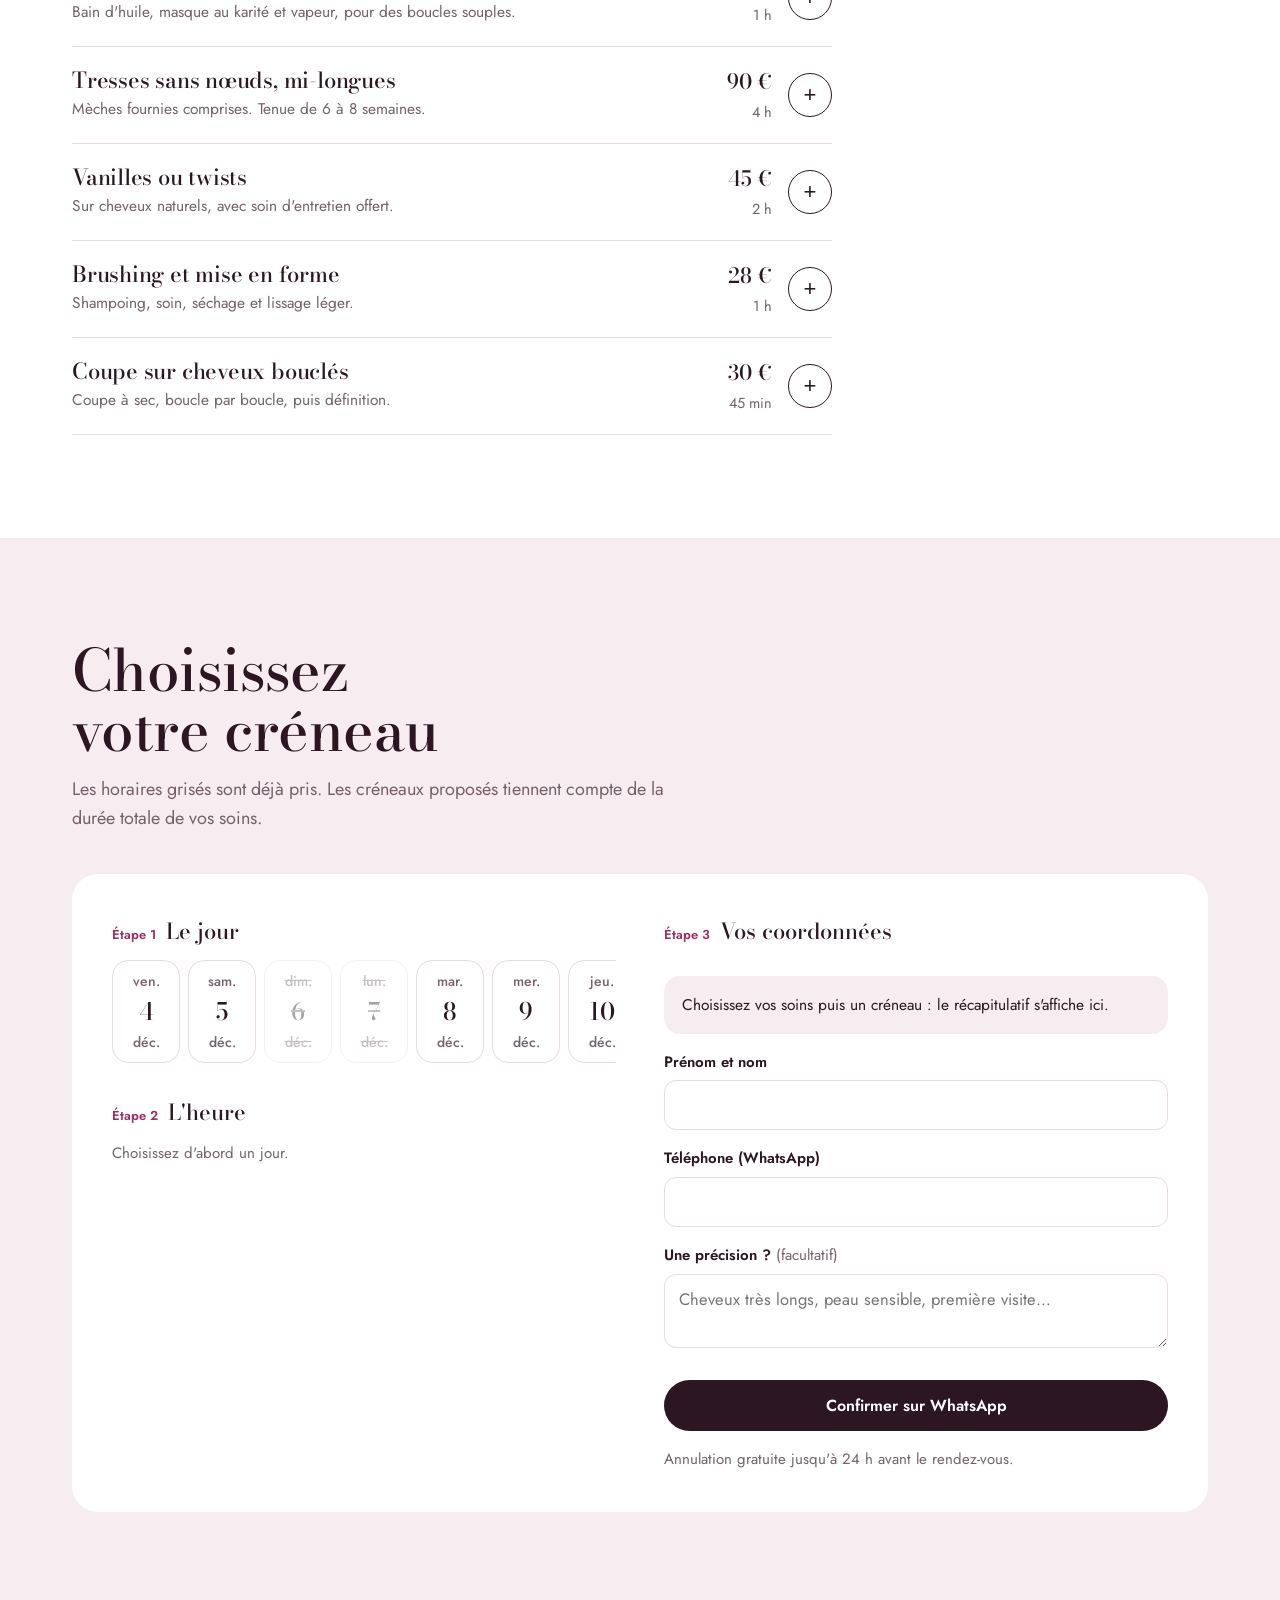
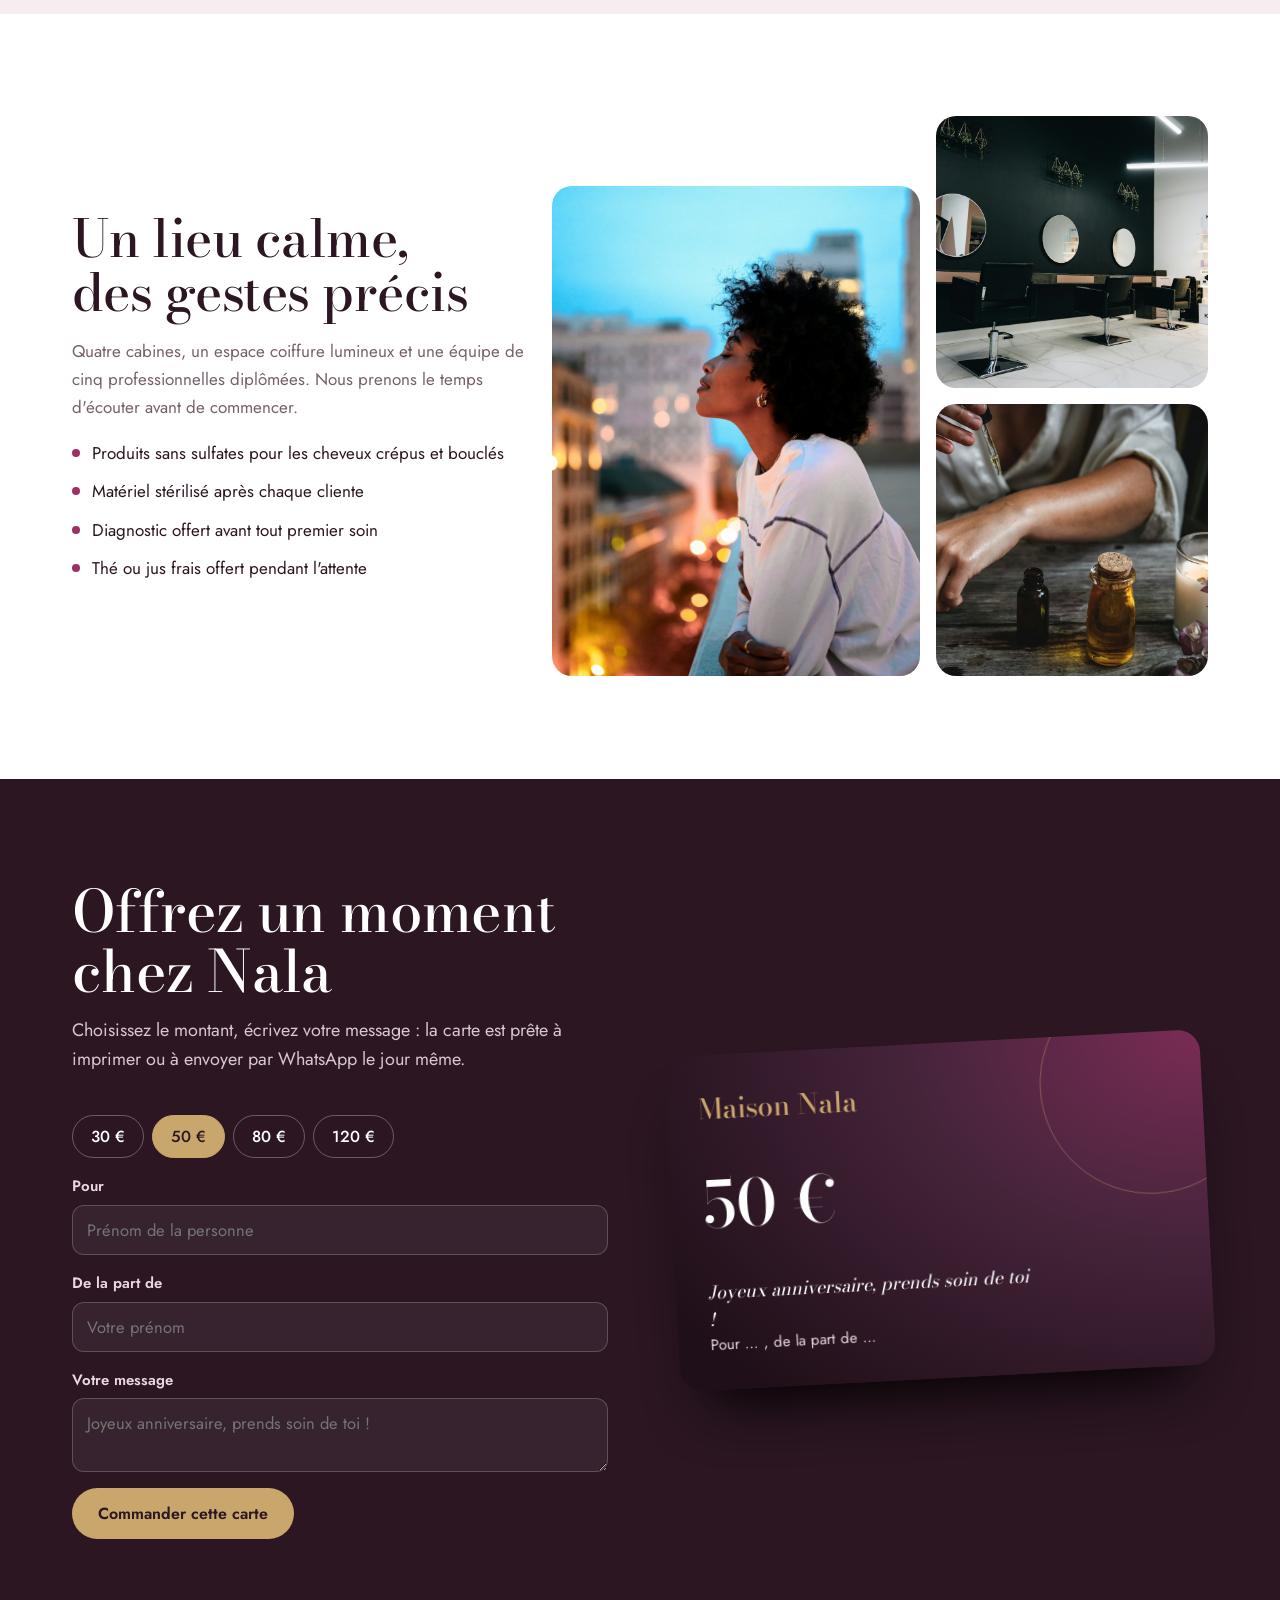
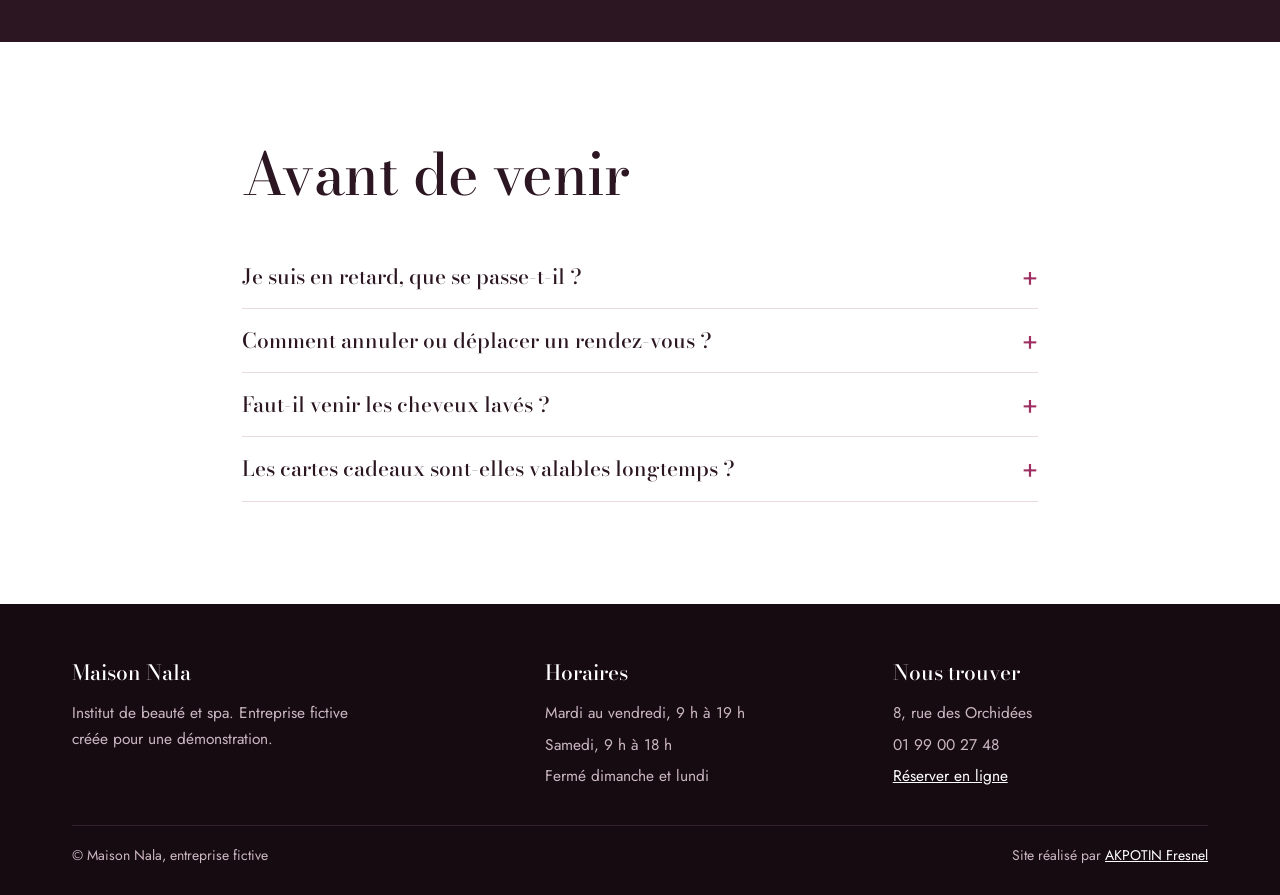
<file: demos/beaute/index.html>
<!doctype html>
<html lang="fr">
<head>
<meta charset="utf-8">
<meta name="viewport" content="width=device-width,initial-scale=1,viewport-fit=cover">
<title>Maison Nala, institut et spa (démo)</title>
<meta name="description" content="Site de démonstration réalisé par AKPOTIN Fresnel : institut de beauté fictif avec réservation en ligne de plusieurs soins et cartes cadeaux.">
<meta name="robots" content="noindex">
<meta name="theme-color" content="#2b1622">
<link rel="stylesheet" href="fonts/fonts.css">
<style>
:root{
  --plum:#2b1622;
  --plum-2:#45243a;
  --orchid:#9e2f62;
  --blush:#f7ecef;
  --jade:#1f6b5c;
  --gold:#c9a66b;
  --text:#2b1622;
  --muted:#76606c;
  --line:#ead9df;
  --serif:"Bodoni Moda",Didot,Georgia,serif;
  --sans:"Jost",system-ui,sans-serif;
}
*{box-sizing:border-box}
[hidden]{display:none!important}
html{scroll-behavior:smooth;scroll-padding-top:78px}
body{margin:0;font:400 17px/1.65 var(--sans);color:var(--text);background:#fff}
img{max-width:100%;height:auto;display:block}
a{color:inherit}
*{font-optical-sizing:none;font-variation-settings:'opsz' 14}
.word{font-variation-settings:'opsz' 96}
h1,h2,h3{font-family:var(--serif);font-weight:500;margin:0;line-height:1.04;letter-spacing:-.01em;text-wrap:balance}
p{margin:0}
.in{max-width:1200px;margin:0 auto;padding-inline:20px}
@media (min-width:760px){.in{padding-inline:32px}}
section{padding-block:clamp(64px,8vw,112px)}
:focus-visible{outline:2px solid var(--orchid);outline-offset:3px}
.demo{background:#170b12;color:#d9c7cf;font-size:13.5px;text-align:center;padding:8px 16px;line-height:1.45}
.demo a{color:#fff;font-weight:600}

header{position:sticky;top:0;z-index:30;background:rgb(255 255 255 / .94);backdrop-filter:blur(10px);-webkit-backdrop-filter:blur(10px);border-bottom:1px solid var(--line)}
header .in{height:68px;display:flex;align-items:center;justify-content:space-between;gap:16px}
.logo{text-decoration:none;display:grid;line-height:1}
.logo b{font:500 26px var(--serif);letter-spacing:.01em}
.logo small{font:500 11.5px var(--sans);letter-spacing:.18em;color:var(--muted);margin-top:4px}
nav.main{display:flex;gap:30px;font-weight:500;font-size:15.5px}
nav.main a{text-decoration:none;color:var(--muted)} nav.main a:hover{color:var(--text)}
@media (max-width:900px){nav.main{display:none}}
.btn{display:inline-flex;align-items:center;justify-content:center;gap:10px;border:0;border-radius:999px;font:600 16px var(--sans);padding:14px 26px;cursor:pointer;text-decoration:none;transition:background .2s,color .2s,transform .15s}
.btn:active{transform:translateY(1px)}
.b-plum{background:var(--plum);color:#fff} .b-plum:hover{background:var(--orchid)}
.b-out{background:transparent;color:var(--text);box-shadow:inset 0 0 0 1.5px var(--text)} .b-out:hover{background:var(--text);color:#fff}
.b-sm{padding:10px 18px;font-size:15px}

/* héros éditorial */
.hero{padding:0;background:var(--blush);overflow:hidden}
.hero .in{display:grid;grid-template-columns:minmax(0,1fr) minmax(0,.85fr);gap:clamp(24px,4vw,56px);align-items:end;min-height:min(86vh,820px)}
@media (max-width:900px){.hero .in{grid-template-columns:minmax(0,1fr);min-height:0}}
.hero .txt{padding-block:clamp(48px,7vw,96px);position:relative;z-index:1}
.word{font:400 clamp(110px,19vw,280px)/.8 var(--serif);color:transparent;-webkit-text-stroke:1.2px rgb(158 47 98 / .45);letter-spacing:-.04em;display:block;margin-bottom:-.02em;user-select:none}
.hero h1{font-size:clamp(40px,5.2vw,72px);max-width:12ch}
.hero .lead{font-size:clamp(17px,1.6vw,19.5px);color:var(--muted);max-width:44ch;margin-top:22px}
.ctas{display:flex;flex-wrap:wrap;gap:14px;margin-top:32px}
.hero figure{margin:0;align-self:stretch;position:relative}
.hero figure img{width:100%;height:100%;object-fit:cover;object-position:50% 20%;border-radius:280px 280px 0 0}
@media (max-width:900px){.hero figure img{aspect-ratio:4/5;height:auto}}
.hero figcaption{position:absolute;left:-28px;bottom:48px;background:#fff;border-radius:16px;padding:14px 18px;box-shadow:0 18px 40px -20px rgb(43 22 34 / .4);display:grid;gap:2px;font-size:15px}
.hero figcaption b{font:500 20px var(--serif)}
@media (max-width:900px){.hero figcaption{left:12px}}

.strip{border-bottom:1px solid var(--line)}
.strip ul{list-style:none;margin:0 auto;padding:0;display:grid;grid-template-columns:repeat(3,minmax(0,1fr))}
.strip li{padding:20px 22px;display:flex;gap:12px;align-items:center;border-right:1px solid var(--line);font-size:15.5px}
.strip li:last-child{border-right:0}
.dot{width:10px;height:10px;border-radius:50%;background:#bbb;flex:none}
.dot.on{background:#1f9d55;box-shadow:0 0 0 4px rgb(31 157 85 / .18)}
@media (max-width:760px){.strip ul{grid-template-columns:minmax(0,1fr)}.strip li{border-right:0;border-bottom:1px solid var(--line)}}

.sh{display:grid;gap:14px;max-width:60ch;margin-bottom:40px}
.sh h2{font-size:clamp(36px,4.6vw,58px)}
.sh p{color:var(--muted);font-size:18px}

/* carte des soins */
.menu-wrap{display:grid;grid-template-columns:minmax(0,1fr) 340px;gap:36px;align-items:start}
@media (max-width:980px){.menu-wrap{grid-template-columns:minmax(0,1fr)}}
.cats{display:flex;gap:8px;flex-wrap:wrap;margin-bottom:26px}
.cats button{appearance:none;border:1.5px solid var(--line);background:#fff;border-radius:999px;padding:9px 18px;font:500 16px var(--sans);color:var(--muted);cursor:pointer}
.cats button[aria-selected="true"]{background:var(--plum);border-color:var(--plum);color:#fff}
.cat-intro{display:grid;grid-template-columns:150px minmax(0,1fr);gap:20px;align-items:center;margin-bottom:12px}
.cat-intro img{border-radius:999px 999px 16px 16px;aspect-ratio:4/5;object-fit:cover;width:100%}
.cat-intro p{color:var(--muted)}
@media (max-width:520px){.cat-intro{grid-template-columns:96px minmax(0,1fr)}}
.svc{list-style:none;margin:0;padding:0}
.svc li{display:grid;grid-template-columns:minmax(0,1fr) auto auto;gap:16px;align-items:center;padding:18px 0;border-bottom:1px solid var(--line)}
.svc h3{font-size:22px}
.svc p{color:var(--muted);font-size:15.5px;margin-top:4px}
.svc .meta{text-align:right;white-space:nowrap}
.svc .meta b{display:block;font:500 21px var(--serif)}
.svc .meta span{font-size:14.5px;color:var(--muted)}
.add{appearance:none;width:44px;height:44px;border-radius:50%;border:1.5px solid var(--plum);background:#fff;color:var(--plum);font-size:22px;line-height:1;cursor:pointer;display:grid;place-items:center;transition:background .2s,color .2s}
.add[aria-pressed="true"]{background:var(--plum);color:#fff}
@media (max-width:560px){.svc li{grid-template-columns:minmax(0,1fr) auto}.svc .meta{grid-column:1;text-align:left;display:flex;gap:12px;align-items:baseline}.svc .add{grid-row:1/span 2;grid-column:2}}
.basket{position:sticky;top:92px;border-radius:22px;background:var(--plum);color:#fff;padding:24px;display:grid;gap:14px}
.basket h3{font-size:26px}
.basket ul{list-style:none;margin:0;padding:0;display:grid;gap:8px;font-size:15.5px}
.basket li{display:flex;justify-content:space-between;gap:12px;border-bottom:1px solid rgb(255 255 255 / .14);padding-bottom:8px}
.basket .empty{color:#d9c7cf;font-size:15.5px}
.basket .tot{display:flex;justify-content:space-between;font-weight:600}
.basket .tot b{font:500 24px var(--serif);color:var(--gold)}
.basket .btn{background:#fff;color:var(--plum)}
.basket .btn:hover{background:var(--gold)}
.basket .btn[aria-disabled="true"]{opacity:.5;cursor:not-allowed}
@media (max-width:980px){.basket{position:fixed;left:12px;right:12px;bottom:12px;top:auto;z-index:25;padding:14px 16px;grid-template-columns:minmax(0,1fr) auto;align-items:center;box-shadow:0 20px 40px -12px rgb(0 0 0 / .45)}.basket h3,.basket ul,.basket .empty{display:none}.basket .tot{flex-direction:column;gap:0;font-size:14px}.basket .tot b{font-size:20px}.basket.none{display:none}}

/* réservation */
.book{background:var(--blush)}
.book .card{background:#fff;border-radius:26px;padding:clamp(22px,3.4vw,40px);display:grid;grid-template-columns:minmax(0,1fr) minmax(0,1fr);gap:clamp(24px,4vw,48px)}
@media (max-width:900px){.book .card{grid-template-columns:minmax(0,1fr)}}
.step-t{font:500 22px var(--serif);margin-bottom:12px;display:flex;gap:10px;align-items:baseline}
.step-t i{font:600 13px var(--sans);font-style:normal;color:var(--orchid)}
.days{display:flex;gap:8px;overflow-x:auto;padding-bottom:6px;scrollbar-width:thin}
.days button{flex:none;appearance:none;width:68px;border:1.5px solid var(--line);background:#fff;border-radius:16px;padding:10px 0;cursor:pointer;font:500 14px var(--sans);color:var(--muted);display:grid;gap:2px;justify-items:center}
.days button b{font:500 24px var(--serif);color:var(--text)}
.days button[aria-pressed="true"]{background:var(--plum);border-color:var(--plum);color:#e9d8df}
.days button[aria-pressed="true"] b{color:#fff}
.days button:disabled{opacity:.4;cursor:not-allowed;text-decoration:line-through}
.slots{display:grid;grid-template-columns:repeat(auto-fill,minmax(78px,1fr));gap:8px;margin-top:6px}
.slots button{appearance:none;border:1.5px solid var(--line);background:#fff;border-radius:10px;padding:9px 0;font:500 15.5px var(--sans);cursor:pointer;color:var(--text)}
.slots button[aria-pressed="true"]{background:var(--jade);border-color:var(--jade);color:#fff}
.slots button:disabled{color:#c9b8bf;text-decoration:line-through;cursor:not-allowed;background:#faf6f7}
.hint{color:var(--muted);font-size:15px}
.f{display:grid;gap:6px}
.f label{font-weight:600;font-size:15px}
.f input,.f textarea,.f select{font:400 16.5px var(--sans);border:1.5px solid var(--line);border-radius:12px;padding:12px 14px;width:100%;color:var(--text);background:#fff}
.f input:focus,.f textarea:focus,.f select:focus{outline:0;border-color:var(--orchid);box-shadow:0 0 0 4px rgb(158 47 98 / .12)}
.summary{background:var(--blush);border-radius:16px;padding:16px 18px;display:grid;gap:6px;font-size:15.5px}
.summary b{font-weight:600}
.err{color:#b4232c;font-weight:600;font-size:14.5px}

/* institut */
.place{display:grid;grid-template-columns:repeat(12,minmax(0,1fr));gap:16px;align-items:end}
.place .t{grid-column:1/6;align-self:center;display:grid;gap:18px}
.place .t h2{font-size:clamp(34px,4.2vw,52px)}
.place .t p{color:var(--muted)}
.place img{border-radius:20px;object-fit:cover;width:100%}
.place .a{grid-column:6/10}.place .a img{aspect-ratio:3/4}
.place .b{grid-column:10/13;display:grid;gap:16px}.place .b img{aspect-ratio:1}
@media (max-width:900px){.place .t,.place .a,.place .b{grid-column:1/-1}.place .b{grid-template-columns:1fr 1fr}}
.engage{list-style:none;padding:0;margin:0;display:grid;gap:10px}
.engage li{display:flex;gap:12px}
.engage li::before{content:"";flex:none;width:8px;height:8px;margin-top:10px;border-radius:50%;background:var(--orchid)}

/* carte cadeau */
.gift{background:var(--plum);color:#fff}
.gift .wrap{display:grid;grid-template-columns:minmax(0,1fr) minmax(0,1fr);gap:clamp(32px,5vw,72px);align-items:center}
@media (max-width:900px){.gift .wrap{grid-template-columns:minmax(0,1fr)}}
.gift .sh p{color:#d9c7cf}
.amounts{display:flex;gap:8px;flex-wrap:wrap}
.amounts button{appearance:none;border:1.5px solid rgb(255 255 255 / .3);background:transparent;color:#fff;border-radius:999px;padding:9px 18px;font:500 16px var(--sans);cursor:pointer}
.amounts button[aria-pressed="true"]{background:var(--gold);border-color:var(--gold);color:var(--plum)}
.gift .f label{color:#e9d8df}
.gift .f input,.gift .f textarea{background:rgb(255 255 255 / .06);border-color:rgb(255 255 255 / .2);color:#fff}
.gift form{display:grid;gap:16px}
.gcard{aspect-ratio:1.6;border-radius:22px;background:radial-gradient(120% 140% at 100% 0%,#7a2c55 0%,#45243a 45%,#1f0f18 100%);padding:clamp(20px,3vw,32px);display:grid;align-content:space-between;position:relative;overflow:hidden;box-shadow:0 40px 60px -30px #000;transform:rotate(-3deg)}
.gcard::after{content:"";position:absolute;right:-60px;top:-60px;width:220px;height:220px;border-radius:50%;border:1px solid rgb(201 166 107 / .4)}
.gcard .brand{font:500 28px var(--serif);color:var(--gold)}
.gcard .val{font:500 clamp(44px,6vw,64px)/1 var(--serif);color:#fff}
.gcard .to{font-size:15px;color:#e9d8df}
.gcard .msg{font:italic 400 18px var(--serif);color:#fff;max-width:30ch;min-height:1.5em}

details{border-bottom:1px solid var(--line)}
summary{cursor:pointer;list-style:none;display:flex;justify-content:space-between;gap:16px;padding:18px 0;font:500 21px/1.3 var(--serif)}
summary::-webkit-details-marker{display:none}
summary::after{content:"+";font:400 26px/1 var(--sans);color:var(--orchid);transition:transform .2s}
details[open] summary::after{transform:rotate(45deg)}
details p{padding:0 0 20px;color:var(--muted);max-width:64ch}

footer{background:#170b12;color:#cbb7c0;padding-block:52px 28px;font-size:15.5px}
.fg{display:grid;grid-template-columns:1.4fr 1fr 1fr;gap:32px}
@media (max-width:760px){.fg{grid-template-columns:minmax(0,1fr)}}
footer h4{font:500 21px var(--serif);color:#fff;margin:0 0 12px}
footer ul{list-style:none;margin:0;padding:0;display:grid;gap:6px}
.legal{margin-top:36px;padding-top:18px;border-top:1px solid #33202b;display:flex;flex-wrap:wrap;justify-content:space-between;gap:10px;font-size:14px}
.legal a{color:#fff}
@media (max-width:980px){footer{padding-bottom:110px}}
@media (prefers-reduced-motion:reduce){*{transition:none!important}html{scroll-behavior:auto}}
</style>
</head>
<body>
<div class="demo">Site de démonstration, institut fictif. Les réservations envoient un vrai message WhatsApp à <a href="../../">AKPOTIN Fresnel, développeur web</a>, pour que vous voyiez le résultat.</div>

<header>
  <div class="in">
    <a class="logo" href="#top" aria-label="Maison Nala, accueil"><b>Maison Nala</b><small>INSTITUT &amp; SPA</small></a>
    <nav class="main" aria-label="Sections"><a href="#soins">Les soins</a><a href="#reserver">Réserver</a><a href="#institut">L'institut</a><a href="#cadeau">Carte cadeau</a></nav>
    <a class="btn b-plum b-sm" href="#soins">Prendre rendez-vous</a>
  </div>
</header>

<main id="top">
  <section class="hero">
    <div class="in">
      <div class="txt">
        <span class="word" aria-hidden="true">Nala</span>
        <h1>Une heure rien que pour vous.</h1>
        <p class="lead">Coiffure afro et naturelle, soins du visage, ongles et massages. Choisissez vos soins, voyez tout de suite les créneaux libres et réservez en moins d'une minute.</p>
        <div class="ctas"><a class="btn b-plum" href="#soins">Choisir mes soins</a><a class="btn b-out" href="#cadeau">Offrir une carte cadeau</a></div>
      </div>
      <figure>
        <img src="img/portrait.jpg" alt="Portrait d'une cliente au teint lumineux" width="1100" height="1400" fetchpriority="high">
        <figcaption><b>Soin éclat, 60 min</b><span>Le plus réservé ce mois-ci</span></figcaption>
      </figure>
    </div>
  </section>

  <div class="strip">
    <ul class="in">
      <li><span class="dot" id="dot"></span><span id="openTxt">Mardi au samedi, 9 h à 19 h</span></li>
      <li><svg width="20" height="20" viewBox="0 0 24 24" fill="none" stroke="currentColor" stroke-width="1.8" aria-hidden="true"><path d="M12 21s-7-6.2-7-11.5a7 7 0 0 1 14 0C19 14.8 12 21 12 21Z"/><circle cx="12" cy="9.5" r="2.5"/></svg>8, rue des Orchidées, 1er étage</li>
      <li><svg width="20" height="20" viewBox="0 0 24 24" fill="none" stroke="currentColor" stroke-width="1.8" aria-hidden="true"><rect x="3" y="5" width="18" height="16" rx="2"/><path d="M3 10h18M8 3v4M16 3v4"/></svg>Réservation en ligne, même la nuit</li>
    </ul>
  </div>

  <section id="soins">
    <div class="in">
      <div class="sh"><h2>Composez votre rendez-vous</h2><p>Ajoutez un ou plusieurs soins : la durée et le prix total se calculent au fur et à mesure.</p></div>
      <div class="menu-wrap">
        <div>
          <div class="cats" role="tablist" aria-label="Catégories de soins" id="cats"></div>
          <div id="catBody" role="tabpanel"></div>
        </div>
        <aside class="basket none" id="basket" aria-live="polite">
          <h3>Votre rendez-vous</h3>
          <p class="empty" id="bEmpty">Aucun soin choisi pour l'instant. Touchez « + » à côté d'un soin pour l'ajouter.</p>
          <ul id="bList"></ul>
          <div class="tot"><span id="bDur">0 min</span><b id="bPrice">0 €</b></div>
          <a class="btn" href="#reserver" id="bGo" aria-disabled="true">Choisir un créneau</a>
        </aside>
      </div>
    </div>
  </section>

  <section class="book" id="reserver">
    <div class="in">
      <div class="sh"><h2>Choisissez votre créneau</h2><p>Les horaires grisés sont déjà pris. Les créneaux proposés tiennent compte de la durée totale de vos soins.</p></div>
      <div class="card">
        <div>
          <p class="step-t"><i>Étape 1</i>Le jour</p>
          <div class="days" id="days" role="group" aria-label="Jour du rendez-vous"></div>
          <p class="step-t" style="margin-top:26px"><i>Étape 2</i>L'heure</p>
          <p class="hint" id="slotHint">Choisissez d'abord un jour.</p>
          <div class="slots" id="slots" role="group" aria-label="Heure du rendez-vous"></div>
        </div>
        <form id="bookForm" novalidate style="display:grid;gap:16px;align-content:start">
          <p class="step-t"><i>Étape 3</i>Vos coordonnées</p>
          <div class="summary" id="summary"><span>Choisissez vos soins puis un créneau : le récapitulatif s'affiche ici.</span></div>
          <div class="f"><label for="bn">Prénom et nom</label><input id="bn" autocomplete="name"></div>
          <div class="f"><label for="bt">Téléphone (WhatsApp)</label><input id="bt" type="tel" inputmode="tel" autocomplete="tel"></div>
          <div class="f"><label for="bm">Une précision ? <span style="font-weight:400;color:var(--muted)">(facultatif)</span></label><textarea id="bm" rows="2" placeholder="Cheveux très longs, peau sensible, première visite…"></textarea></div>
          <p class="err" id="bErr" role="alert"></p>
          <button class="btn b-plum" type="submit">Confirmer sur WhatsApp</button>
          <p class="hint">Annulation gratuite jusqu'à 24 h avant le rendez-vous.</p>
        </form>
      </div>
    </div>
  </section>

  <section id="institut">
    <div class="in place">
      <div class="t">
        <h2>Un lieu calme, des gestes précis</h2>
        <p>Quatre cabines, un espace coiffure lumineux et une équipe de cinq professionnelles diplômées. Nous prenons le temps d'écouter avant de commencer.</p>
        <ul class="engage">
          <li>Produits sans sulfates pour les cheveux crépus et bouclés</li>
          <li>Matériel stérilisé après chaque cliente</li>
          <li>Diagnostic offert avant tout premier soin</li>
          <li>Thé ou jus frais offert pendant l'attente</li>
        </ul>
      </div>
      <div class="a"><img src="img/boucles.jpg" alt="Cliente aux cheveux bouclés et définis" loading="lazy" width="1000" height="1250"></div>
      <div class="b"><img src="img/salon.jpg" alt="Espace coiffure de l'institut" loading="lazy" width="1200" height="800"><img src="img/huiles.jpg" alt="Huiles de soin et bougie" loading="lazy" width="1200" height="800"></div>
    </div>
  </section>

  <section class="gift" id="cadeau">
    <div class="in wrap">
      <div>
        <div class="sh"><h2>Offrez un moment chez Nala</h2><p>Choisissez le montant, écrivez votre message : la carte est prête à imprimer ou à envoyer par WhatsApp le jour même.</p></div>
        <form id="giftForm" novalidate>
          <div class="amounts" role="group" aria-label="Montant de la carte">
            <button type="button" aria-pressed="false" data-v="30">30 €</button><button type="button" aria-pressed="true" data-v="50">50 €</button><button type="button" aria-pressed="false" data-v="80">80 €</button><button type="button" aria-pressed="false" data-v="120">120 €</button>
          </div>
          <div class="f"><label for="gto">Pour</label><input id="gto" placeholder="Prénom de la personne" maxlength="30"></div>
          <div class="f"><label for="gfrom">De la part de</label><input id="gfrom" placeholder="Votre prénom" maxlength="30"></div>
          <div class="f"><label for="gmsg">Votre message</label><textarea id="gmsg" rows="2" maxlength="90" placeholder="Joyeux anniversaire, prends soin de toi !"></textarea></div>
          <button class="btn" type="submit" style="background:var(--gold);color:var(--plum);justify-self:start">Commander cette carte</button>
        </form>
      </div>
      <div class="gcard" aria-label="Aperçu de la carte cadeau">
        <span class="brand">Maison Nala</span>
        <span class="val" id="gVal">50 €</span>
        <div><p class="msg" id="gMsg">Joyeux anniversaire, prends soin de toi !</p><p class="to" id="gTo">Pour … , de la part de …</p></div>
      </div>
    </div>
  </section>

  <section>
    <div class="in" style="max-width:860px">
      <div class="sh"><h2>Avant de venir</h2></div>
      <details><summary>Je suis en retard, que se passe-t-il ?</summary><p>Prévenez-nous sur WhatsApp. Jusqu'à 15 minutes de retard, nous gardons votre rendez-vous, en raccourcissant le soin si la cliente suivante attend.</p></details>
      <details><summary>Comment annuler ou déplacer un rendez-vous ?</summary><p>Répondez simplement au message de confirmation. L'annulation est gratuite jusqu'à 24 h avant le rendez-vous.</p></details>
      <details><summary>Faut-il venir les cheveux lavés ?</summary><p>Non, le shampoing est compris dans toutes les prestations coiffure. Pour une pose de tresses, venez démêlée si possible : on gagne du temps.</p></details>
      <details><summary>Les cartes cadeaux sont-elles valables longtemps ?</summary><p>Un an à partir de la date d'achat, sur tous les soins de l'institut.</p></details>
    </div>
  </section>
</main>

<footer>
  <div class="in">
    <div class="fg">
      <div><h4>Maison Nala</h4><p style="max-width:34ch">Institut de beauté et spa. Entreprise fictive créée pour une démonstration.</p></div>
      <div><h4>Horaires</h4><ul><li>Mardi au vendredi, 9 h à 19 h</li><li>Samedi, 9 h à 18 h</li><li>Fermé dimanche et lundi</li></ul></div>
      <div><h4>Nous trouver</h4><ul><li>8, rue des Orchidées</li><li>01 99 00 27 48</li><li><a href="#reserver" style="color:#fff">Réserver en ligne</a></li></ul></div>
    </div>
    <div class="legal"><span>© Maison Nala, entreprise fictive</span><span>Site réalisé par <a href="../../">AKPOTIN Fresnel</a></span></div>
  </div>
</footer>

<script>
const WA='2290153829990',wa=t=>`https://wa.me/${WA}?text=${encodeURIComponent(t)}`;
const $=id=>document.getElementById(id);
const CATS=[
 {k:'cheveux',n:'Cheveux',img:'boucles',intro:"Coiffures protectrices, soins des cheveux crépus et bouclés, brushing et coupes.",s:[
  ['Soin hydratant profond','Bain d\'huile, masque au karité et vapeur, pour des boucles souples.',60,35],
  ['Tresses sans nœuds, mi-longues','Mèches fournies comprises. Tenue de 6 à 8 semaines.',240,90],
  ['Vanilles ou twists','Sur cheveux naturels, avec soin d\'entretien offert.',120,45],
  ['Brushing et mise en forme','Shampoing, soin, séchage et lissage léger.',60,28],
  ['Coupe sur cheveux bouclés','Coupe à sec, boucle par boucle, puis définition.',45,30]]},
 {k:'visage',n:'Visage',img:'soin-visage',intro:"Des soins adaptés aux peaux noires et métissées : éclat, taches, hydratation.",s:[
  ['Soin éclat','Gommage doux, masque et massage du visage. Teint lumineux et unifié.',60,45],
  ['Soin anti-taches','Exfoliation enzymatique et sérum ciblé. Cure de 4 séances conseillée.',75,60],
  ['Nettoyage de peau','Extraction douce, masque purifiant, hydratation.',45,35],
  ['Restructuration des sourcils','Épilation au fil et teinture légère.',20,12]]},
 {k:'ongles',n:'Ongles',img:'ongles',intro:"Manucure, pédicure et vernis semi-permanent qui tient trois semaines.",s:[
  ['Manucure semi-permanent','Préparation de l\'ongle et pose de vernis, couleur au choix.',45,25],
  ['Pédicure spa','Bain, gommage, soin des cuticules et vernis.',60,32],
  ['Pose de gel, chablons','Allongement naturel, forme au choix.',90,48],
  ['Dépose et soin','Dépose sans abîmer l\'ongle, puis soin fortifiant.',30,15]]},
 {k:'corps',n:'Massages',img:'massage',intro:"Massages relaxants et soins du corps, en cabine calme, aux huiles chaudes.",s:[
  ['Massage relaxant','Huile chaude, pressions lentes, tout le corps.',60,50],
  ['Massage aux pierres chaudes','Détente musculaire profonde.',75,65],
  ['Gommage au sucre et karité','Peau douce et nourrie, suivi d\'un enveloppement.',45,38],
  ['Massage du dos et de la nuque','Idéal après une longue semaine au bureau.',30,28]]}];
const sel=new Map();let curCat=0,day=null,slot=null;
const eur=n=>`${n} €`;
const dur=m=>m<60?`${m} min`:`${Math.floor(m/60)} h${m%60?` ${String(m%60).padStart(2,'0')}`:''}`;
function cats(){$('cats').innerHTML=CATS.map((c,i)=>`<button role="tab" aria-selected="${i===curCat}" tabindex="${i===curCat?0:-1}" data-i="${i}">${c.n}</button>`).join('');
  [...$('cats').children].forEach((b,i)=>{b.onclick=()=>{curCat=i;cats();body()};b.onkeydown=e=>{const d={ArrowRight:1,ArrowLeft:-1}[e.key];if(d){curCat=(i+d+CATS.length)%CATS.length;cats();body();$('cats').children[curCat].focus()}}})}
function body(){const c=CATS[curCat];$('catBody').innerHTML=`<div class="cat-intro"><img src="img/${c.img}.jpg" alt="" width="1000" height="1250"><p>${c.intro}</p></div><ul class="svc">${c.s.map(([n,d,m,p],j)=>{const id=`${c.k}-${j}`;return `<li><div><h3>${n}</h3><p>${d}</p></div><div class="meta"><b>${eur(p)}</b><span>${dur(m)}</span></div><button class="add" type="button" data-id="${id}" aria-pressed="${sel.has(id)}" aria-label="${sel.has(id)?'Retirer':'Ajouter'} ${n}">${sel.has(id)?'✓':'+'}</button></li>`}).join('')}</ul>`;
  $('catBody').querySelectorAll('.add').forEach(b=>b.onclick=()=>{const [k,j]=b.dataset.id.split('-');const s=CATS.find(x=>x.k===k).s[+j];if(sel.has(b.dataset.id))sel.delete(b.dataset.id);else sel.set(b.dataset.id,{n:s[0],m:s[2],p:s[3]});body();basket();if(day)slots()})}
const total=()=>[...sel.values()].reduce((a,s)=>({m:a.m+s.m,p:a.p+s.p}),{m:0,p:0});
function basket(){const t=total(),L=[...sel.values()];$('basket').classList.toggle('none',!L.length);$('bEmpty').hidden=!!L.length;
  $('bList').innerHTML=L.map(s=>`<li><span>${s.n}</span><span>${eur(s.p)}</span></li>`).join('');$('bDur').textContent=`${L.length} soin${L.length>1?'s':''}, ${dur(t.m)}`;$('bPrice').textContent=eur(t.p);
  if(L.length)$('bGo').removeAttribute('aria-disabled');else $('bGo').setAttribute('aria-disabled','true');summary()}
$('bGo').addEventListener('click',e=>{if($('bGo').hasAttribute('aria-disabled'))e.preventDefault()});

/* jours et créneaux : fermé dimanche et lundi, samedi jusqu'à 18 h */
const DAYS=[];{const d=new Date();for(let i=0;DAYS.length<12;i++){const x=new Date(d);x.setDate(d.getDate()+i);DAYS.push(x)}}
const closed=d=>d.getDay()===0||d.getDay()===1;
function rnd(seed){let x=Math.sin(seed)*10000;return x-Math.floor(x)}
function days(){$('days').innerHTML=DAYS.map((d,i)=>`<button type="button" data-i="${i}" aria-pressed="${day===i}" ${closed(d)?'disabled aria-label="Fermé"':''}>${d.toLocaleDateString('fr-FR',{weekday:'short'})}<b>${d.getDate()}</b>${d.toLocaleDateString('fr-FR',{month:'short'})}</button>`).join('');
  $('days').querySelectorAll('button:not(:disabled)').forEach(b=>b.onclick=()=>{day=+b.dataset.i;slot=null;days();slots();summary()})}
function slots(){const d=DAYS[day],t=total().m||30,close=d.getDay()===6?18*60:19*60,now=new Date(),seed=d.getDate()*31+d.getMonth();
  const busy=new Set();for(let m=9*60;m<close;m+=30)if(rnd(seed+m)<.2)busy.add(m);
  const L=[];for(let m=9*60;m+t<=close;m+=30){let ok=true;for(let k=m;k<m+t;k+=30)if(busy.has(k))ok=false;if(d.toDateString()===now.toDateString()&&m<now.getHours()*60+now.getMinutes()+60)ok=false;L.push([m,ok])}
  $('slotHint').textContent=L.some(x=>x[1])?`Créneaux pour ${dur(t)} de soins${sel.size?'':' (choisissez vos soins pour un calcul exact)'}.`:'Plus de créneau libre ce jour-là pour cette durée. Essayez un autre jour.';
  const f=m=>`${Math.floor(m/60)} h ${String(m%60).padStart(2,'0')}`;
  $('slots').innerHTML=L.map(([m,ok])=>`<button type="button" data-m="${m}" aria-pressed="${slot===m}" ${ok?'':'disabled'}>${f(m)}</button>`).join('');
  $('slots').querySelectorAll('button:not(:disabled)').forEach(b=>b.onclick=()=>{slot=+b.dataset.m;slots();summary();$('bn').focus({preventScroll:true})})}
const fmtSlot=()=>`${DAYS[day].toLocaleDateString('fr-FR',{weekday:'long',day:'numeric',month:'long'})} à ${Math.floor(slot/60)} h ${String(slot%60).padStart(2,'0')}`;
function summary(){const t=total(),L=[...sel.values()];if(!L.length&&day===null){return}
  $('summary').innerHTML=`<span><b>Soins :</b> ${L.length?L.map(s=>s.n).join(', '):'à choisir plus haut'}</span><span><b>Durée :</b> ${L.length?dur(t.m):'—'}, <b>total :</b> ${eur(t.p)}</span><span><b>Rendez-vous :</b> ${day!==null&&slot!==null?fmtSlot():'à choisir'}</span>`}
$('bookForm').onsubmit=e=>{e.preventDefault();const n=$('bn').value.trim(),t=$('bt').value.replace(/\D/g,'');let m='';
  if(!sel.size)m='Choisissez au moins un soin dans la carte.';else if(day===null||slot===null)m='Choisissez un jour et une heure.';else if(!n)m='Indiquez votre nom.';else if(t.length<8)m='Indiquez un numéro WhatsApp valide.';
  $('bErr').textContent=m;if(m){if(!sel.size)$('soins').scrollIntoView();return}
  const T=total();window.open(wa(`Bonjour Maison Nala (démo), je souhaite réserver :\n${[...sel.values()].map(s=>`• ${s.n} (${dur(s.m)}, ${eur(s.p)})`).join('\n')}\n\nLe ${fmtSlot()}\nDurée totale : ${dur(T.m)}, total : ${eur(T.p)}\n\nNom : ${n}\nTéléphone : ${$('bt').value.trim()}${$('bm').value.trim()?`\nPrécision : ${$('bm').value.trim()}`:''}`),'_blank','noopener')};

/* ouvert maintenant ? */
(()=>{const d=new Date(),h=d.getHours()*60+d.getMinutes(),wd=d.getDay(),close=wd===6?18*60:19*60,open=!closed(d)&&h>=540&&h<close;
  $('dot').classList.toggle('on',open);$('openTxt').textContent=open?`Ouvert, jusqu'à ${close/60} h aujourd'hui`:`Fermé pour le moment. Réservez en ligne, nous confirmons à l'ouverture.`})();

/* carte cadeau */
let gv=50;const gup=()=>{$('gVal').textContent=eur(gv);$('gMsg').textContent=$('gmsg').value.trim()||'Joyeux anniversaire, prends soin de toi !';$('gTo').textContent=`Pour ${$('gto').value.trim()||'…'}, de la part de ${$('gfrom').value.trim()||'…'}`};
document.querySelectorAll('.amounts button').forEach(b=>b.onclick=()=>{gv=+b.dataset.v;document.querySelectorAll('.amounts button').forEach(x=>x.setAttribute('aria-pressed',x===b));gup()});
['gto','gfrom','gmsg'].forEach(id=>$(id).addEventListener('input',gup));
$('giftForm').onsubmit=e=>{e.preventDefault();gup();window.open(wa(`Bonjour Maison Nala (démo), je souhaite commander une carte cadeau de ${eur(gv)}.\nPour : ${$('gto').value.trim()||'(à préciser)'}\nDe la part de : ${$('gfrom').value.trim()||'(à préciser)'}\nMessage : ${$('gMsg').textContent}`),'_blank','noopener')};

cats();body();basket();days();
</script>
</body>
</html>
</file>
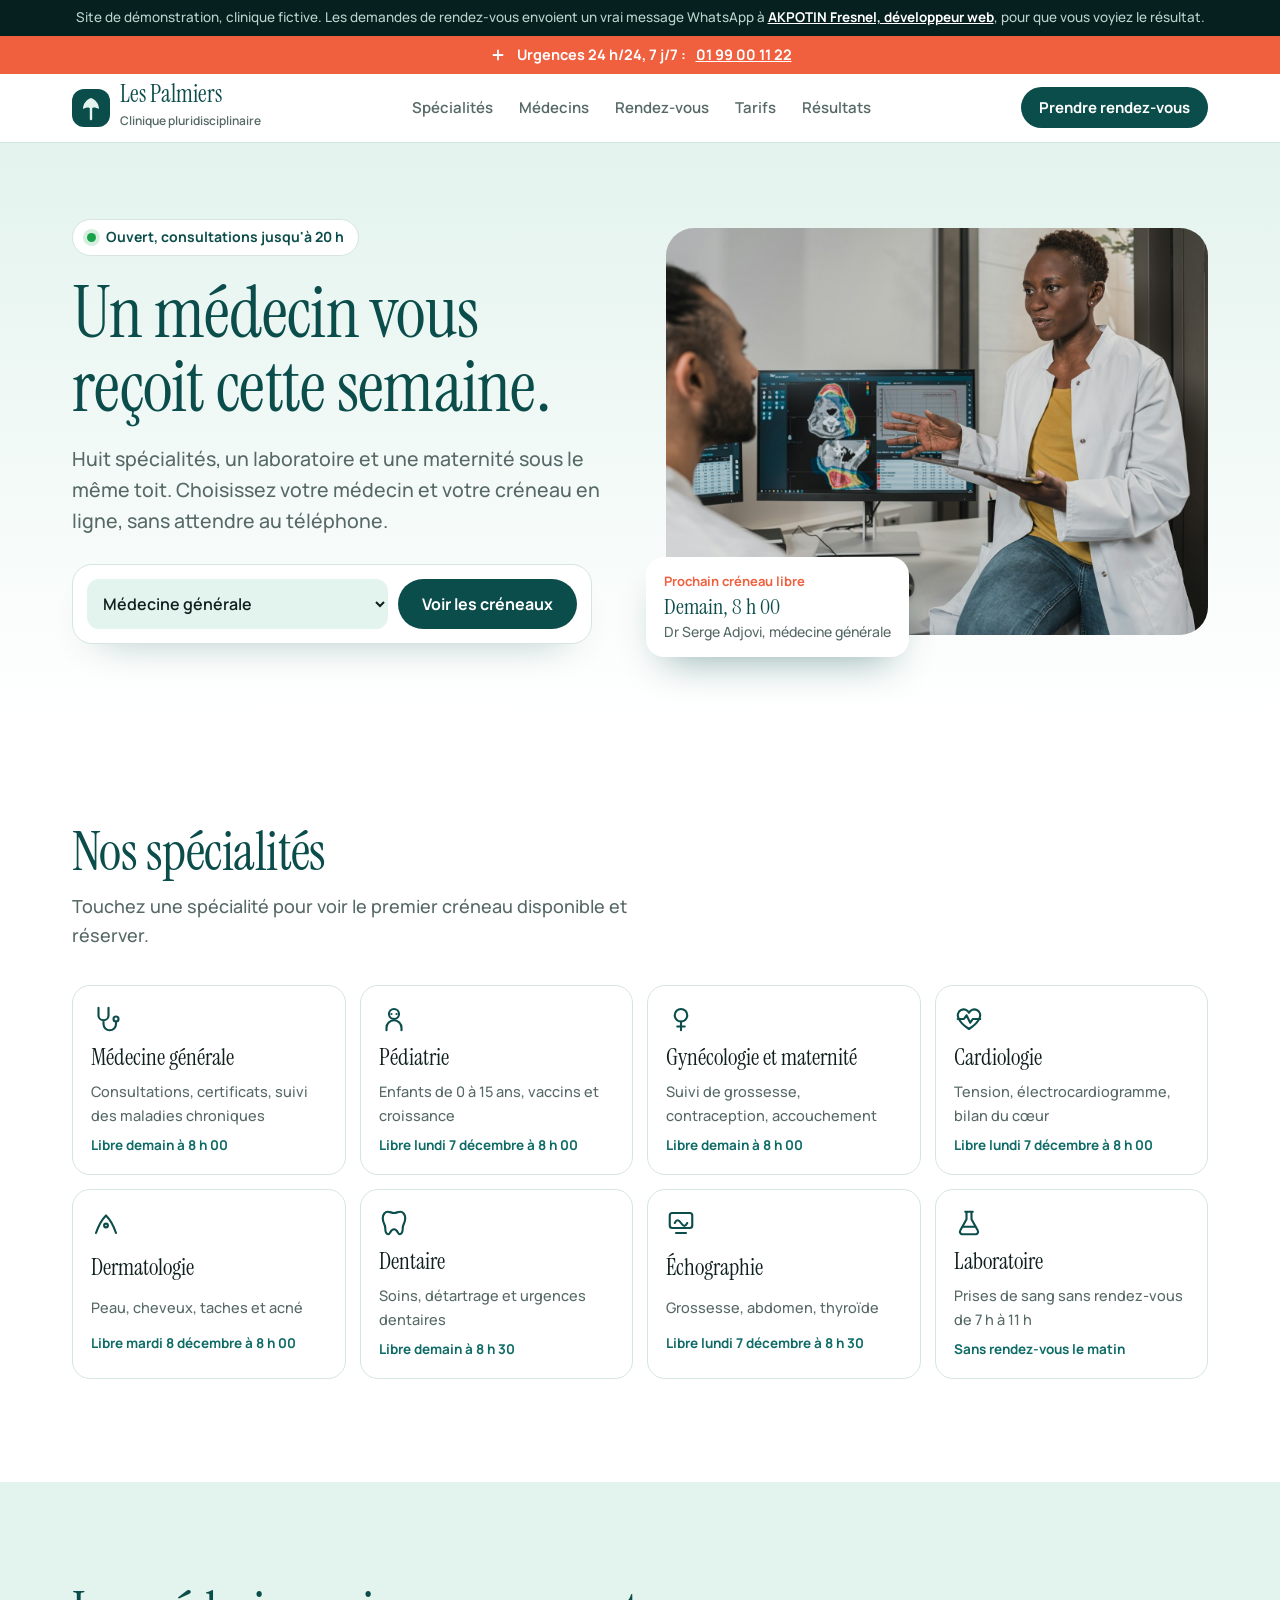
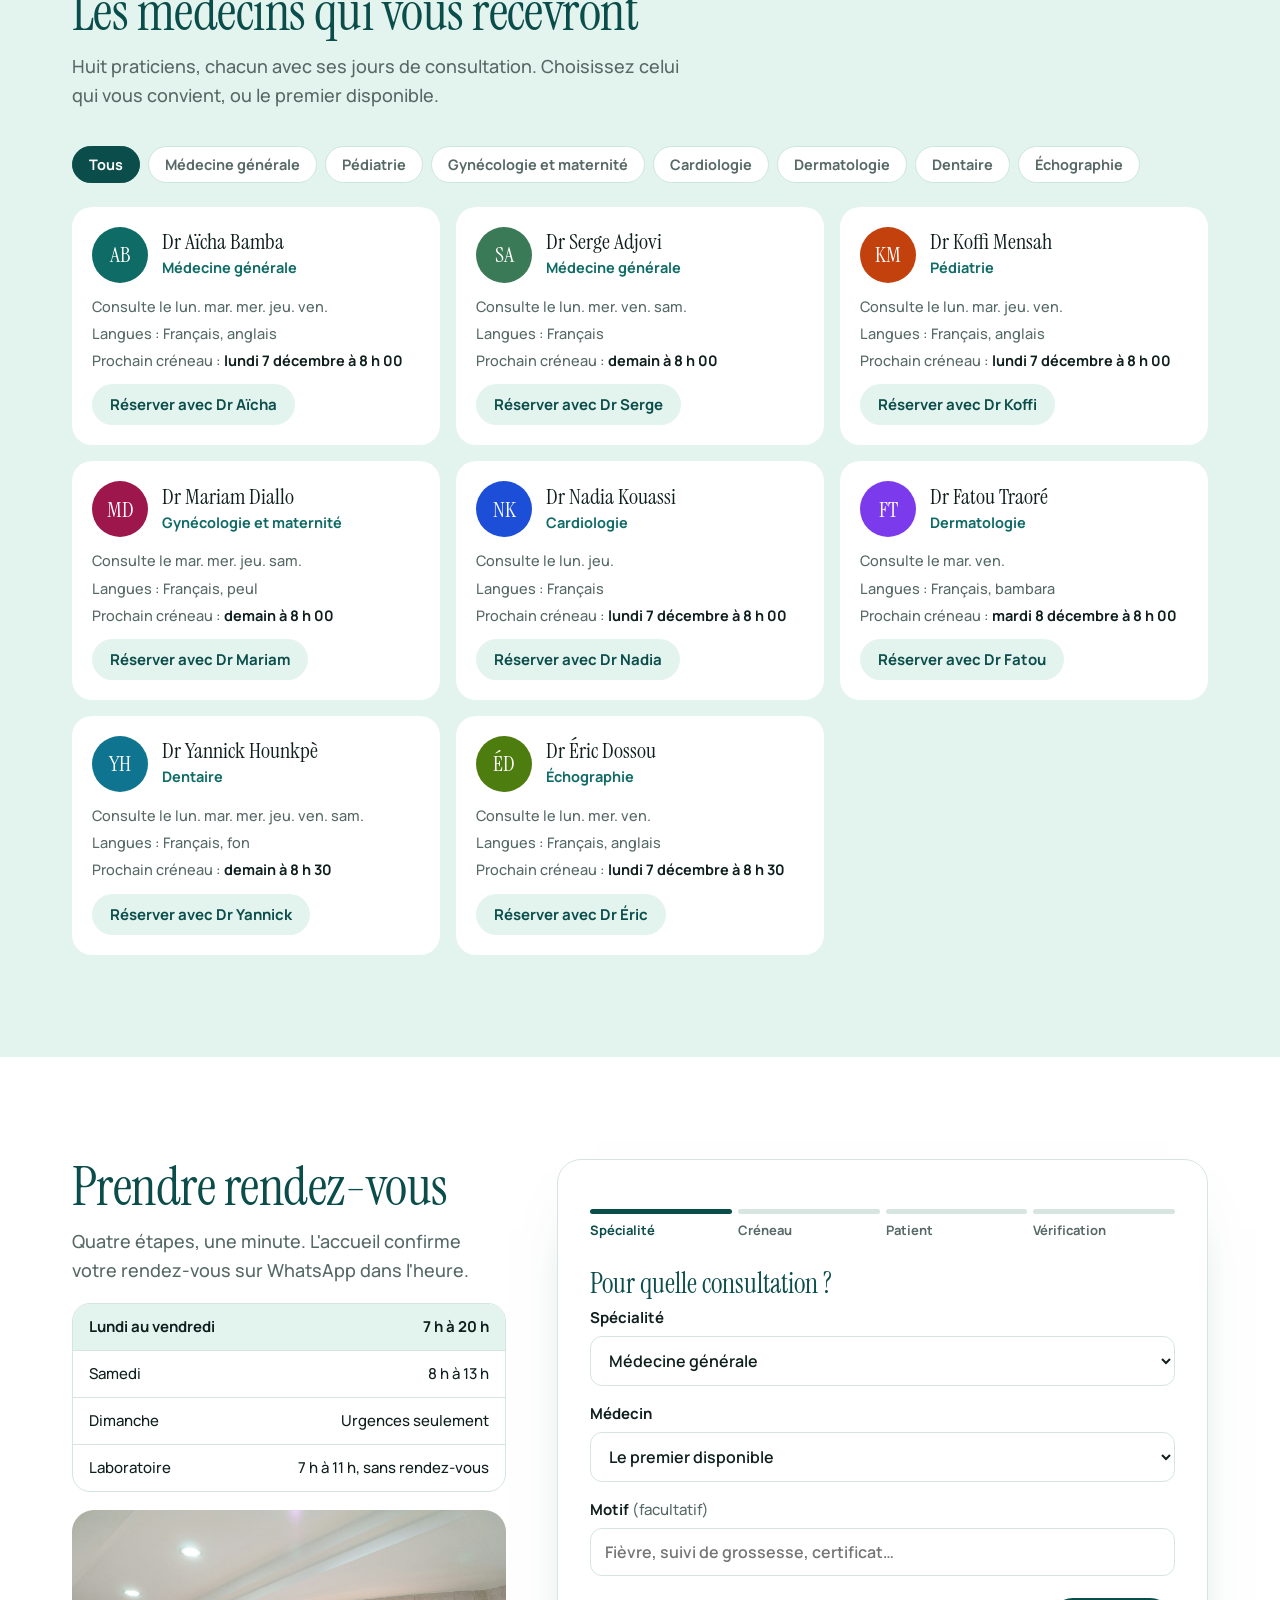
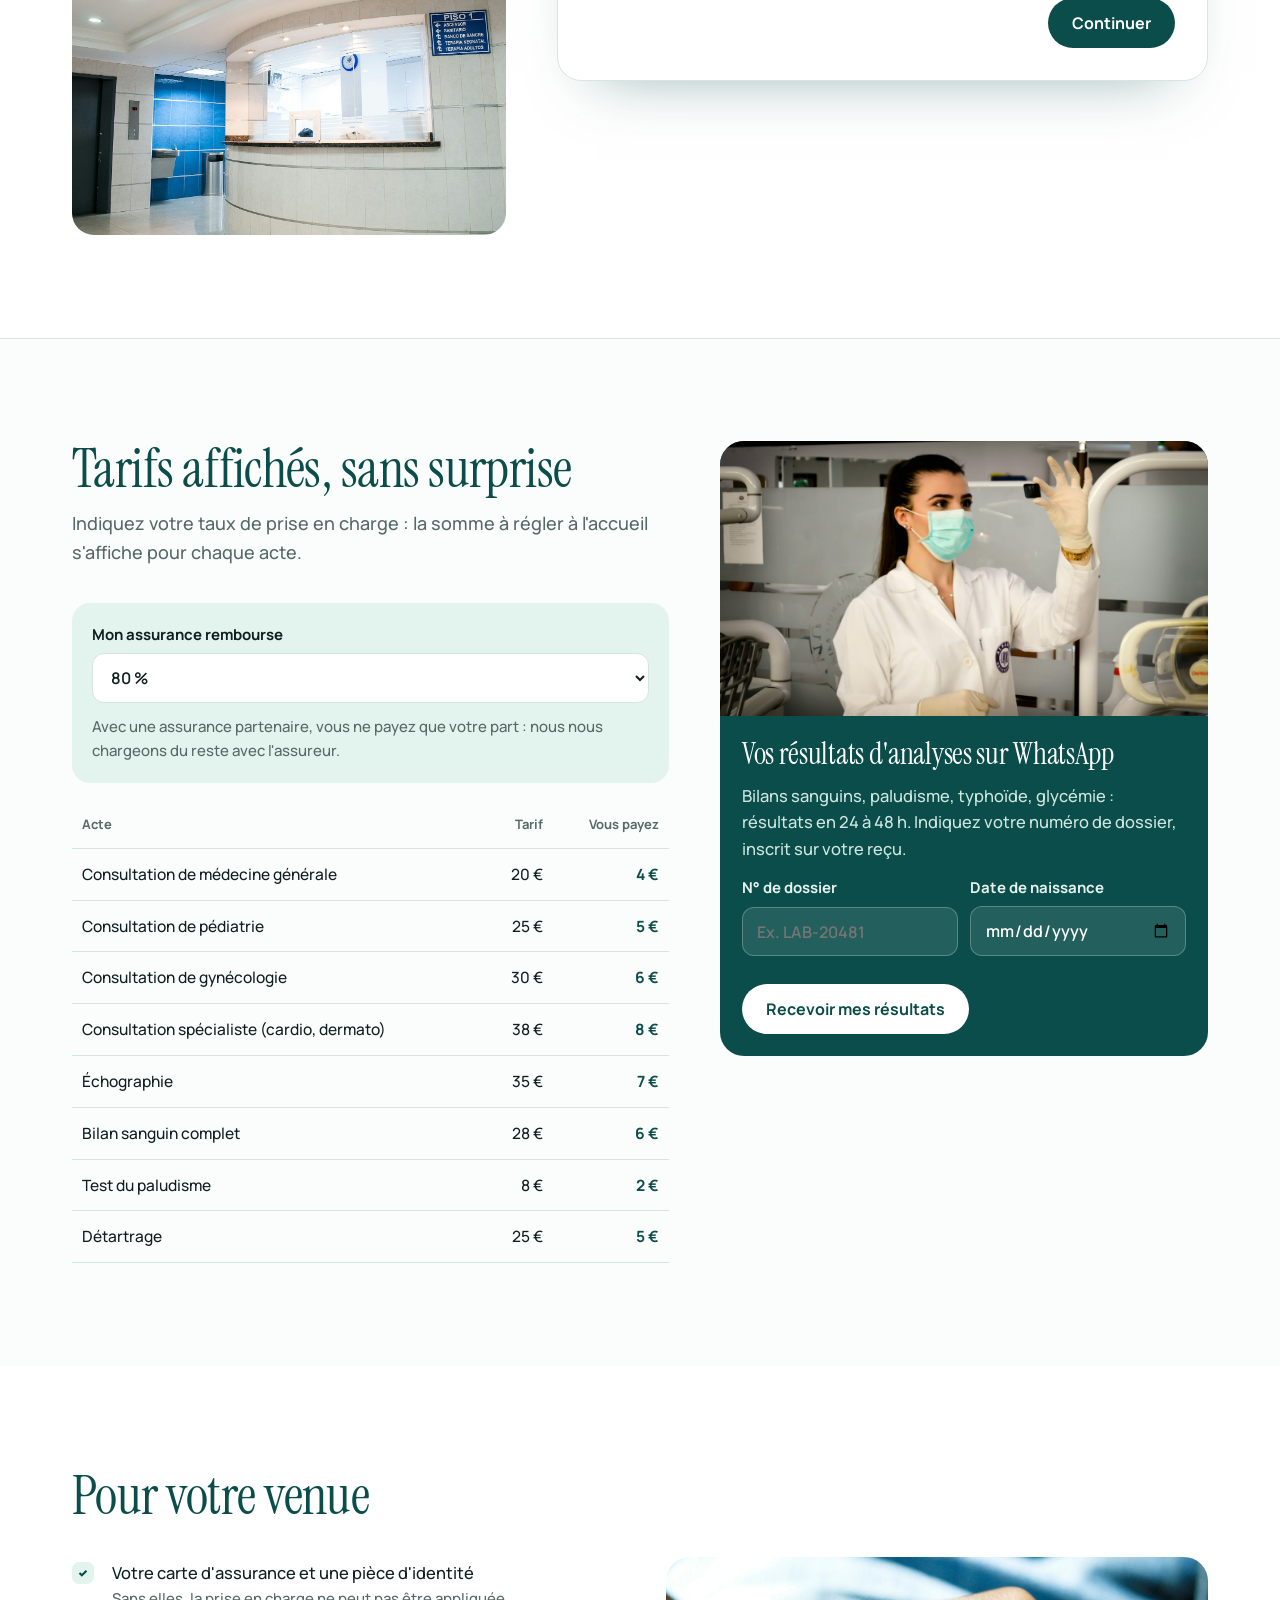
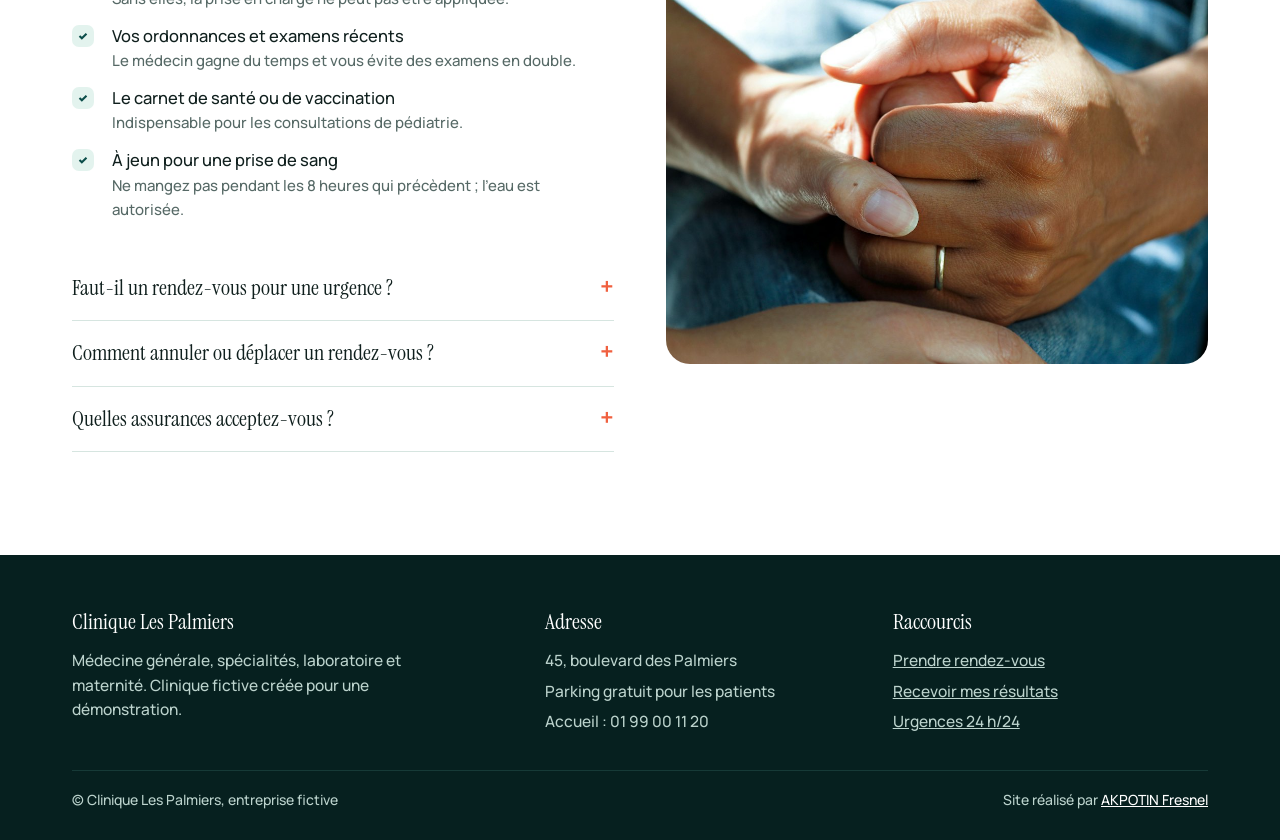
<file: demos/clinique/index.html>
<!doctype html>
<html lang="fr">
<head>
<meta charset="utf-8">
<meta name="viewport" content="width=device-width,initial-scale=1,viewport-fit=cover">
<title>Clinique Les Palmiers (démo)</title>
<meta name="description" content="Site de démonstration réalisé par AKPOTIN Fresnel : clinique fictive avec prise de rendez-vous en ligne, médecins, tarifs et résultats d'analyses.">
<meta name="robots" content="noindex">
<meta name="theme-color" content="#0b4d4a">
<link rel="stylesheet" href="fonts/fonts.css">
<style>
:root{
  --teal:#0b4d4a;
  --teal-2:#0f6b66;
  --mint:#e3f3ee;
  --mint-2:#cbe7de;
  --coral:#f0603f;
  --text:#0f1f1d;
  --muted:#566966;
  --line:#d6e5e0;
  --serif:"Instrument Serif",Georgia,serif;
  --sans:"Manrope",system-ui,sans-serif;
}
*{box-sizing:border-box}
[hidden]{display:none!important}
html{scroll-behavior:smooth;scroll-padding-top:120px}
body{margin:0;font:500 16.5px/1.6 var(--sans);color:var(--text);background:#fff}
img{max-width:100%;height:auto;display:block}
a{color:inherit}
h1,h2,h3{font-family:var(--serif);font-weight:400;margin:0;line-height:1.04;letter-spacing:-.01em;text-wrap:balance}
p{margin:0}
.in{max-width:1200px;margin:0 auto;padding-inline:20px}
@media (min-width:760px){.in{padding-inline:32px}}
section{padding-block:clamp(64px,8vw,108px)}
:focus-visible{outline:3px solid var(--coral);outline-offset:2px}
.demo{background:#06201f;color:#bcd3cd;font-size:13.5px;text-align:center;padding:8px 16px;line-height:1.45}
.demo a{color:#fff;font-weight:700}

.top{position:sticky;top:0;z-index:30}
.urg{background:var(--coral);color:#fff;font-weight:700;font-size:14.5px}
.urg .in{display:flex;justify-content:center;align-items:center;gap:10px;min-height:38px;flex-wrap:wrap;text-align:center}
.urg a{color:#fff}
header{background:rgb(255 255 255 / .95);backdrop-filter:blur(10px);-webkit-backdrop-filter:blur(10px);border-bottom:1px solid var(--line)}
header .in{height:68px;display:flex;align-items:center;justify-content:space-between;gap:16px}
.logo{display:flex;align-items:center;gap:10px;text-decoration:none;color:var(--teal)}
.logo b{font:400 24px var(--serif);display:block;line-height:1}
.logo small{font-size:12px;font-weight:600;color:var(--muted)}
nav.main{display:flex;gap:26px;font-weight:600;font-size:15px}
nav.main a{text-decoration:none;color:var(--muted)} nav.main a:hover{color:var(--teal)}
@media (max-width:940px){nav.main{display:none}}
@media (max-width:480px){.logo small{display:none}.logo b{font-size:21px}header .b-sm{padding:9px 14px;font-size:14px}}
.btn{display:inline-flex;align-items:center;justify-content:center;gap:10px;border:0;border-radius:999px;font:700 16px var(--sans);padding:14px 24px;cursor:pointer;text-decoration:none;transition:background .15s,transform .15s}
.btn:active{transform:translateY(1px)}
.b-teal{background:var(--teal);color:#fff} .b-teal:hover{background:var(--teal-2)}
.b-mint{background:var(--mint);color:var(--teal)} .b-mint:hover{background:var(--mint-2)}
.b-sm{padding:10px 18px;font-size:15px}

/* héros */
.hero{background:linear-gradient(180deg,var(--mint) 0%,#fff 100%);padding-block:clamp(40px,6vw,80px)}
.hero .in{display:grid;grid-template-columns:minmax(0,1fr) minmax(0,1fr);gap:clamp(28px,4vw,60px);align-items:center}
@media (max-width:920px){.hero .in{grid-template-columns:minmax(0,1fr)}}
.status{display:inline-flex;align-items:center;gap:10px;background:#fff;border:1px solid var(--line);border-radius:999px;padding:6px 14px;font-weight:700;font-size:14px;color:var(--teal)}
.status i{width:9px;height:9px;border-radius:50%;background:#9ca3af}
.status i.on{background:#16a34a;box-shadow:0 0 0 4px rgb(22 163 74 / .18)}
.hero h1{font-size:clamp(42px,5.6vw,76px);color:var(--teal);margin-top:20px}
.hero .lead{font-size:clamp(17px,1.6vw,19.5px);color:var(--muted);max-width:46ch;margin-top:18px}
.quick{margin-top:28px;background:#fff;border:1px solid var(--line);border-radius:20px;padding:14px;display:grid;grid-template-columns:minmax(0,1fr) auto;gap:10px;box-shadow:0 20px 40px -28px rgb(11 77 74 / .45);max-width:520px}
.quick select{font:600 16px var(--sans);border:0;background:var(--mint);border-radius:12px;padding:12px;color:var(--text);width:100%}
@media (max-width:480px){.quick{grid-template-columns:minmax(0,1fr)}}
.hero figure{margin:0;position:relative}
.hero figure img{border-radius:28px;aspect-ratio:4/3;object-fit:cover;width:100%}
.next{position:absolute;left:-20px;bottom:-22px;background:#fff;border-radius:18px;padding:14px 18px;box-shadow:0 20px 40px -18px rgb(11 77 74 / .45);display:grid;gap:2px;max-width:290px}
.next small{font-weight:700;color:var(--coral);font-size:13px}
.next b{font:400 22px/1.15 var(--serif);color:var(--teal)}
.next span{font-size:14px;color:var(--muted)}
@media (max-width:920px){.next{left:12px}}

.sh{display:grid;gap:12px;max-width:62ch;margin-bottom:36px}
.sh h2{font-size:clamp(34px,4.4vw,54px);color:var(--teal)}
.sh p{color:var(--muted);font-size:18px}

/* spécialités */
.specs{display:grid;grid-template-columns:repeat(4,minmax(0,1fr));gap:14px}
@media (max-width:980px){.specs{grid-template-columns:repeat(2,minmax(0,1fr))}}
@media (max-width:480px){.specs{grid-template-columns:minmax(0,1fr)}}
.spec{appearance:none;text-align:left;font:inherit;color:inherit;background:#fff;border:1px solid var(--line);border-radius:18px;padding:18px;display:grid;gap:8px;cursor:pointer;transition:border-color .15s,background .15s}
.spec:hover{border-color:var(--teal-2);background:var(--mint)}
.spec svg{color:var(--teal)}
.spec b{font:400 23px var(--serif);color:var(--text)}
.spec span{font-size:14.5px;color:var(--muted)}
.spec em{font-style:normal;font-size:13.5px;font-weight:700;color:var(--teal-2)}

/* médecins */
.docs-s{background:var(--mint)}
.filters{display:flex;gap:8px;flex-wrap:wrap;margin-bottom:24px}
.filters button{appearance:none;border:1px solid var(--mint-2);background:#fff;border-radius:999px;padding:8px 16px;font:700 14.5px var(--sans);color:var(--muted);cursor:pointer}
.filters button[aria-pressed="true"]{background:var(--teal);border-color:var(--teal);color:#fff}
.doclist{display:grid;grid-template-columns:repeat(3,minmax(0,1fr));gap:16px}
@media (max-width:980px){.doclist{grid-template-columns:repeat(2,minmax(0,1fr))}}
@media (max-width:620px){.doclist{grid-template-columns:minmax(0,1fr)}}
.doc{background:#fff;border-radius:20px;padding:20px;display:grid;gap:12px;align-content:start}
.doc .id{display:flex;gap:14px;align-items:center}
.av{width:56px;height:56px;border-radius:50%;display:grid;place-items:center;font:400 22px var(--serif);color:#fff;flex:none}
.doc b{font:400 22px/1.15 var(--serif);display:block}
.doc .sp{font-size:14.5px;color:var(--teal-2);font-weight:700}
.doc ul{list-style:none;margin:0;padding:0;display:grid;gap:4px;font-size:14.5px;color:var(--muted)}
.doc .btn{justify-self:start}

/* prise de rendez-vous */
.book .wrap{display:grid;grid-template-columns:minmax(0,.8fr) minmax(0,1.2fr);gap:clamp(28px,4vw,56px);align-items:start}
@media (max-width:920px){.book .wrap{grid-template-columns:minmax(0,1fr)}}
.side{display:grid;gap:18px}
.side img{border-radius:22px;aspect-ratio:4/3;object-fit:cover;width:100%}
.hours{border:1px solid var(--line);border-radius:18px;overflow:hidden}
.hours div{display:flex;justify-content:space-between;gap:14px;padding:11px 16px;border-bottom:1px solid var(--line);font-size:15px}
.hours div:last-child{border-bottom:0}
.hours div.today{background:var(--mint);font-weight:700}
.wiz{border:1px solid var(--line);border-radius:24px;padding:clamp(20px,3vw,32px);box-shadow:0 30px 60px -40px rgb(11 77 74 / .5)}
.bar{display:flex;gap:6px;margin-bottom:24px;list-style:none;padding:0}
.bar li{flex:1;display:grid;gap:6px;font-size:13px;font-weight:700;color:var(--muted)}
.bar li::before{content:"";height:5px;border-radius:5px;background:var(--line)}
.bar li.done::before,.bar li.now::before{background:var(--teal)}
.bar li.now{color:var(--teal)}
@media (max-width:520px){.bar li{font-size:0}}
fieldset{border:0;padding:0;margin:0;display:grid;gap:16px}
legend{font:400 28px var(--serif);color:var(--teal);padding:0;margin-bottom:4px}
.f{display:grid;gap:6px}
.f label{font-weight:700;font-size:15px}
.f input,.f select,.f textarea{font:600 16px var(--sans);border:1.5px solid var(--line);border-radius:12px;padding:12px 14px;width:100%;color:var(--text);background:#fff}
.f input:focus,.f select:focus,.f textarea:focus{outline:0;border-color:var(--teal-2);box-shadow:0 0 0 4px var(--mint)}
.two{display:grid;grid-template-columns:repeat(2,minmax(0,1fr));gap:12px}
@media (max-width:520px){.two{grid-template-columns:minmax(0,1fr)}}
.days{display:flex;gap:8px;overflow-x:auto;padding-bottom:4px}
.days button{flex:none;appearance:none;width:66px;border:1.5px solid var(--line);background:#fff;border-radius:14px;padding:8px 0;cursor:pointer;font:700 13px var(--sans);color:var(--muted);display:grid;justify-items:center;gap:0}
.days button b{font:400 24px var(--serif);color:var(--text)}
.days button[aria-pressed="true"]{background:var(--teal);border-color:var(--teal);color:#cfe7e1}
.days button[aria-pressed="true"] b{color:#fff}
.days button:disabled{opacity:.4;cursor:not-allowed}
.slots{display:grid;grid-template-columns:repeat(auto-fill,minmax(80px,1fr));gap:8px}
.slots button{appearance:none;border:1.5px solid var(--line);background:#fff;border-radius:10px;padding:9px 0;font:700 15px var(--sans);cursor:pointer;color:var(--text)}
.slots button[aria-pressed="true"]{background:var(--coral);border-color:var(--coral);color:#fff}
.slots button:disabled{color:#b8c6c2;background:#f6faf9;text-decoration:line-through;cursor:not-allowed}
.hint{font-size:14.5px;color:var(--muted)}
.radio{display:flex;gap:8px;flex-wrap:wrap}
.radio label{border:1.5px solid var(--line);border-radius:999px;padding:8px 16px;cursor:pointer;font-weight:700;font-size:15px}
.radio input{position:absolute;opacity:0}
.radio label:has(input:checked){background:var(--teal);border-color:var(--teal);color:#fff}
.radio label:has(input:focus-visible){outline:3px solid var(--coral);outline-offset:2px}
.recap{background:var(--mint);border-radius:16px;padding:16px 18px;display:grid;gap:8px;margin:0}
.recap div{display:flex;justify-content:space-between;gap:16px;border-bottom:1px dashed var(--mint-2);padding-bottom:8px}
.recap div:last-child{border-bottom:0;padding-bottom:0}
.recap dt{color:var(--muted)} .recap dd{margin:0;font-weight:700;text-align:right}
.navb{display:flex;justify-content:space-between;gap:12px;margin-top:22px}
.err{color:#b4232c;font-weight:700;font-size:14.5px}
.done{display:none;text-align:center;justify-items:center;gap:12px}
.done.show{display:grid}
.done h3{font-size:32px;color:var(--teal)}

/* tarifs */
.price .wrap{display:grid;grid-template-columns:minmax(0,1.1fr) minmax(0,.9fr);gap:clamp(28px,4vw,56px);align-items:start}
@media (max-width:920px){.price .wrap{grid-template-columns:minmax(0,1fr)}}
table{width:100%;border-collapse:collapse;font-size:15.5px}
th,td{text-align:left;padding:13px 10px;border-bottom:1px solid var(--line)}
th{font-size:13px;color:var(--muted);font-weight:700}
td:nth-child(n+2),th:nth-child(n+2){text-align:right;white-space:nowrap}
td b{color:var(--teal)}
.ins{display:grid;gap:12px;background:var(--mint);border-radius:18px;padding:20px;margin-bottom:18px}
.ins p{font-size:15px;color:var(--muted)}
.lab{background:var(--teal);color:#fff;border-radius:24px;overflow:hidden}
.lab img{aspect-ratio:16/9;object-fit:cover;width:100%}
.lab form{padding:22px;display:grid;gap:14px}
.lab h3{font-size:30px}
.lab p{color:#cfe7e1}
.lab .f label{color:#e5f3ef}
.lab .f input{background:rgb(255 255 255 / .1);border-color:rgb(255 255 255 / .25);color:#fff}
.lab .btn{background:#fff;color:var(--teal)}

.prep{display:grid;grid-template-columns:minmax(0,1fr) minmax(0,1fr);gap:clamp(28px,4vw,56px);align-items:center}
@media (max-width:920px){.prep{grid-template-columns:minmax(0,1fr)}}
.prep img{border-radius:24px;aspect-ratio:4/3;object-fit:cover;width:100%}
.check{list-style:none;margin:0;padding:0;display:grid;gap:12px}
.check li{display:grid;grid-template-columns:28px minmax(0,1fr);gap:12px}
.check li::before{content:"";width:22px;height:22px;border-radius:7px;background:var(--mint) url("data:image/svg+xml,%3Csvg xmlns='http://www.w3.org/2000/svg' viewBox='0 0 24 24' fill='none' stroke='%230b4d4a' stroke-width='3.5'%3E%3Cpath d='m6 12 4 4 8-8'/%3E%3C/svg%3E") center/14px no-repeat;margin-top:2px}
.check span{display:block;color:var(--muted);font-size:15px}
details{border-bottom:1px solid var(--line)}
summary{cursor:pointer;list-style:none;display:flex;justify-content:space-between;gap:16px;padding:18px 0;font:400 22px/1.3 var(--serif)}
summary::-webkit-details-marker{display:none}
summary::after{content:"+";font:700 24px/1 var(--sans);color:var(--coral);transition:transform .2s}
details[open] summary::after{transform:rotate(45deg)}
details p{padding:0 0 20px;color:var(--muted);max-width:64ch}

footer{background:#06201f;color:#bcd3cd;padding-block:52px 28px;font-size:15.5px}
.fg{display:grid;grid-template-columns:1.4fr 1fr 1fr;gap:32px}
@media (max-width:760px){.fg{grid-template-columns:minmax(0,1fr)}}
footer h4{font:400 22px var(--serif);color:#fff;margin:0 0 12px}
footer ul{list-style:none;margin:0;padding:0;display:grid;gap:6px}
.legal{margin-top:36px;padding-top:18px;border-top:1px solid #163a37;display:flex;flex-wrap:wrap;justify-content:space-between;gap:10px;font-size:14px}
.legal a{color:#fff}
@media (prefers-reduced-motion:reduce){*{transition:none!important}html{scroll-behavior:auto}}
</style>
</head>
<body>
<div class="demo">Site de démonstration, clinique fictive. Les demandes de rendez-vous envoient un vrai message WhatsApp à <a href="../../">AKPOTIN Fresnel, développeur web</a>, pour que vous voyiez le résultat.</div>

<div class="top">
  <div class="urg"><div class="in"><svg width="18" height="18" viewBox="0 0 24 24" fill="none" stroke="currentColor" stroke-width="2.4" aria-hidden="true"><path d="M12 5v14M5 12h14"/></svg>Urgences 24 h/24, 7 j/7 : <a href="tel:+33199001122">01 99 00 11 22</a></div></div>
  <header>
    <div class="in">
      <a class="logo" href="#top" aria-label="Clinique Les Palmiers, accueil">
        <svg width="38" height="38" viewBox="0 0 38 38" aria-hidden="true"><rect width="38" height="38" rx="12" fill="#0b4d4a"/><path d="M19 9c-5 2-8 6-8 11 4-2 6-2 8 0 2-2 4-2 8 0 0-5-3-9-8-11Z" fill="#e3f3ee"/><path d="M19 19v11" stroke="#e3f3ee" stroke-width="2.4" stroke-linecap="round"/></svg>
        <span><b>Les Palmiers</b><small>Clinique pluridisciplinaire</small></span>
      </a>
      <nav class="main" aria-label="Sections"><a href="#specialites">Spécialités</a><a href="#medecins">Médecins</a><a href="#rdv">Rendez-vous</a><a href="#tarifs">Tarifs</a><a href="#resultats">Résultats</a></nav>
      <a class="btn b-teal b-sm" href="#rdv">Prendre rendez-vous</a>
    </div>
  </header>
</div>

<main id="top">
  <section class="hero">
    <div class="in">
      <div>
        <span class="status"><i id="stDot"></i><span id="stTxt">Consultations du lundi au samedi</span></span>
        <h1>Un médecin vous reçoit cette semaine.</h1>
        <p class="lead">Huit spécialités, un laboratoire et une maternité sous le même toit. Choisissez votre médecin et votre créneau en ligne, sans attendre au téléphone.</p>
        <form class="quick" id="quick">
          <label class="sr" for="qs" style="position:absolute;width:1px;height:1px;overflow:hidden;clip:rect(0 0 0 0)">Spécialité</label>
          <select id="qs"></select>
          <button class="btn b-teal" type="submit">Voir les créneaux</button>
        </form>
      </div>
      <figure>
        <img src="img/medecins.jpg" alt="Une médecin explique un examen à un confrère devant un écran" width="1400" height="1050" fetchpriority="high">
        <div class="next" aria-live="polite"><small>Prochain créneau libre</small><b id="nextTxt">—</b><span id="nextDoc"></span></div>
      </figure>
    </div>
  </section>

  <section id="specialites">
    <div class="in">
      <div class="sh"><h2>Nos spécialités</h2><p>Touchez une spécialité pour voir le premier créneau disponible et réserver.</p></div>
      <div class="specs" id="specs"></div>
    </div>
  </section>

  <section class="docs-s" id="medecins">
    <div class="in">
      <div class="sh"><h2>Les médecins qui vous recevront</h2><p>Huit praticiens, chacun avec ses jours de consultation. Choisissez celui qui vous convient, ou le premier disponible.</p></div>
      <div class="filters" role="group" aria-label="Filtrer par spécialité" id="filters"></div>
      <div class="doclist" id="doclist"></div>
    </div>
  </section>

  <section class="book" id="rdv">
    <div class="in wrap">
      <div class="side">
        <div class="sh" style="margin-bottom:0"><h2>Prendre rendez-vous</h2><p>Quatre étapes, une minute. L'accueil confirme votre rendez-vous sur WhatsApp dans l'heure.</p></div>
        <div class="hours" id="hours"></div>
        <img src="img/accueil.jpg" alt="Hall d'accueil lumineux de la clinique" loading="lazy" width="1600" height="1089">
      </div>
      <div class="wiz">
        <form id="wiz" novalidate>
          <ol class="bar"><li class="now">Spécialité</li><li>Créneau</li><li>Patient</li><li>Vérification</li></ol>
          <fieldset data-s="0">
            <legend>Pour quelle consultation ?</legend>
            <div class="f"><label for="wsp">Spécialité</label><select id="wsp"></select></div>
            <div class="f"><label for="wdoc">Médecin</label><select id="wdoc"></select></div>
            <div class="f"><label for="wwhy">Motif <span style="font-weight:500;color:var(--muted)">(facultatif)</span></label><input id="wwhy" placeholder="Fièvre, suivi de grossesse, certificat…"></div>
          </fieldset>
          <fieldset data-s="1" hidden>
            <legend>Quel jour, à quelle heure ?</legend>
            <div class="days" id="wdays" role="group" aria-label="Jour"></div>
            <p class="hint" id="whint"></p>
            <div class="slots" id="wslots" role="group" aria-label="Heure"></div>
          </fieldset>
          <fieldset data-s="2" hidden>
            <legend>Qui consulte ?</legend>
            <div class="radio" role="radiogroup" aria-label="Patient"><label><input type="radio" name="who" value="Moi-même" checked>Moi-même</label><label><input type="radio" name="who" value="Mon enfant">Mon enfant</label><label><input type="radio" name="who" value="Un proche">Un proche</label></div>
            <div class="two">
              <div class="f"><label for="wname">Nom et prénom du patient</label><input id="wname" autocomplete="name"></div>
              <div class="f"><label for="wbirth">Date de naissance</label><input id="wbirth" type="date"></div>
            </div>
            <div class="two">
              <div class="f"><label for="wtel">Téléphone (WhatsApp)</label><input id="wtel" type="tel" inputmode="tel" autocomplete="tel"></div>
              <div class="f"><label for="wins">Assurance santé</label><select id="wins"><option>Pas d'assurance</option><option>Assurance prise en charge à 70 %</option><option>Assurance prise en charge à 80 %</option><option>Assurance prise en charge à 100 %</option></select></div>
            </div>
            <div class="radio" role="radiogroup" aria-label="Première visite"><label><input type="radio" name="first" value="Première visite" checked>Première visite</label><label><input type="radio" name="first" value="Déjà patient">Déjà venu à la clinique</label></div>
          </fieldset>
          <fieldset data-s="3" hidden>
            <legend>Vérifiez avant d'envoyer</legend>
            <dl class="recap" id="wrecap"></dl>
            <p class="hint">En cliquant sur « Envoyer la demande », WhatsApp s'ouvre avec ce récapitulatif. Il ne reste qu'à appuyer sur Envoyer.</p>
          </fieldset>
          <p class="err" id="werr" role="alert"></p>
          <div class="navb"><button class="btn b-mint" type="button" id="wprev" hidden>Retour</button><button class="btn b-teal" type="submit" id="wnext" style="margin-left:auto">Continuer</button></div>
        </form>
        <div class="done" id="wdone" role="status">
          <svg width="64" height="64" viewBox="0 0 64 64" aria-hidden="true"><circle cx="32" cy="32" r="30" fill="#e3f3ee"/><path d="m20 33 8 8 16-17" stroke="#0b4d4a" stroke-width="4" fill="none" stroke-linecap="round" stroke-linejoin="round"/></svg>
          <h3>Demande prête à partir</h3>
          <p class="hint">Après l'envoi sur WhatsApp, l'accueil vous confirme le rendez-vous dans l'heure.</p>
          <button class="btn b-mint" type="button" id="wagain">Prendre un autre rendez-vous</button>
        </div>
      </div>
    </div>
  </section>

  <section class="price" id="tarifs" style="background:#fbfdfc;border-top:1px solid var(--line)">
    <div class="in wrap">
      <div>
        <div class="sh"><h2>Tarifs affichés, sans surprise</h2><p>Indiquez votre taux de prise en charge : la somme à régler à l'accueil s'affiche pour chaque acte.</p></div>
        <div class="ins">
          <div class="f"><label for="rate">Mon assurance rembourse</label><select id="rate"><option value="0">Je n'ai pas d'assurance</option><option value="70">70 %</option><option value="80" selected>80 %</option><option value="100">100 %</option></select></div>
          <p>Avec une assurance partenaire, vous ne payez que votre part : nous nous chargeons du reste avec l'assureur.</p>
        </div>
        <table>
          <thead><tr><th>Acte</th><th>Tarif</th><th>Vous payez</th></tr></thead>
          <tbody id="ptable"></tbody>
        </table>
      </div>
      <div class="lab" id="resultats">
        <img src="img/labo.jpg" alt="Biologiste qui examine un échantillon au laboratoire" loading="lazy" width="1200" height="800">
        <form id="labf" novalidate>
          <h3>Vos résultats d'analyses sur WhatsApp</h3>
          <p>Bilans sanguins, paludisme, typhoïde, glycémie : résultats en 24 à 48 h. Indiquez votre numéro de dossier, inscrit sur votre reçu.</p>
          <div class="two">
            <div class="f"><label for="lnum">N° de dossier</label><input id="lnum" placeholder="Ex. LAB-20481"></div>
            <div class="f"><label for="lbirth">Date de naissance</label><input id="lbirth" type="date"></div>
          </div>
          <p class="err" id="lerr" role="alert" style="color:#ffd3c8"></p>
          <button class="btn" type="submit" style="justify-self:start">Recevoir mes résultats</button>
        </form>
      </div>
    </div>
  </section>

  <section>
    <div class="in prep">
      <div>
        <div class="sh"><h2>Pour votre venue</h2></div>
        <ul class="check">
          <li><div>Votre carte d'assurance et une pièce d'identité<span>Sans elles, la prise en charge ne peut pas être appliquée.</span></div></li>
          <li><div>Vos ordonnances et examens récents<span>Le médecin gagne du temps et vous évite des examens en double.</span></div></li>
          <li><div>Le carnet de santé ou de vaccination<span>Indispensable pour les consultations de pédiatrie.</span></div></li>
          <li><div>À jeun pour une prise de sang<span>Ne mangez pas pendant les 8 heures qui précèdent ; l'eau est autorisée.</span></div></li>
        </ul>
        <div style="margin-top:34px">
          <details><summary>Faut-il un rendez-vous pour une urgence ?</summary><p>Non. Le service d'urgences reçoit sans rendez-vous, jour et nuit, avec un médecin de garde. En cas de détresse, appelez le 01 99 00 11 22.</p></details>
          <details><summary>Comment annuler ou déplacer un rendez-vous ?</summary><p>Répondez au message de confirmation sur WhatsApp, au plus tard la veille. Le créneau est alors proposé à un autre patient.</p></details>
          <details><summary>Quelles assurances acceptez-vous ?</summary><p>La plupart des assurances santé et mutuelles d'entreprise. Envoyez une photo de votre carte sur WhatsApp, l'accueil vous confirme la prise en charge.</p></details>
        </div>
      </div>
      <img src="img/mains.jpg" alt="Une soignante tient la main d'une patiente" loading="lazy" width="1200" height="800">
    </div>
  </section>
</main>

<footer>
  <div class="in">
    <div class="fg">
      <div><h4>Clinique Les Palmiers</h4><p style="max-width:34ch">Médecine générale, spécialités, laboratoire et maternité. Clinique fictive créée pour une démonstration.</p></div>
      <div><h4>Adresse</h4><ul><li>45, boulevard des Palmiers</li><li>Parking gratuit pour les patients</li><li>Accueil : 01 99 00 11 20</li></ul></div>
      <div><h4>Raccourcis</h4><ul><li><a href="#rdv">Prendre rendez-vous</a></li><li><a href="#resultats">Recevoir mes résultats</a></li><li><a href="tel:+33199001122">Urgences 24 h/24</a></li></ul></div>
    </div>
    <div class="legal"><span>© Clinique Les Palmiers, entreprise fictive</span><span>Site réalisé par <a href="../../">AKPOTIN Fresnel</a></span></div>
  </div>
</footer>

<script>
const WA='2290153829990',wa=t=>`https://wa.me/${WA}?text=${encodeURIComponent(t)}`;
const $=id=>document.getElementById(id);
const eur=n=>Math.round(n).toLocaleString('fr-FR').replace(/ /g,' ')+' €';
const IC={
 gen:'<path d="M6 3v6a4 4 0 0 0 8 0V3M10 13v3a5 5 0 0 0 10 0v-2"/><circle cx="20" cy="12" r="2"/>',
 ped:'<circle cx="12" cy="8" r="4"/><path d="M6 21v-2a6 6 0 0 1 12 0v2M10 8h.01M14 8h.01"/>',
 gyn:'<circle cx="12" cy="9" r="5"/><path d="M12 14v7M9 18h6"/>',
 card:'<path d="M12 20s-7-4.5-8.5-9A4.5 4.5 0 0 1 12 7a4.5 4.5 0 0 1 8.5 4c-1.5 4.5-8.5 9-8.5 9Z"/><path d="M3 12h5l2-3 3 6 2-3h6"/>',
 derm:'<path d="M4 20c2-6 4-10 8-14 4 4 6 8 8 14"/><circle cx="12" cy="14" r="1.5"/>',
 dent:'<path d="M7 3c-2 0-4 2-4 5 0 4 2 5 2 8s1 5 2.5 5S9 17 12 17s3 4 4.5 4S19 19 19 16s2-4 2-8c0-3-2-5-4-5-2 0-3 1-5 1S9 3 7 3Z"/>',
 lab:'<path d="M9 3h6M10 3v6l-5 9a2 2 0 0 0 2 3h10a2 2 0 0 0 2-3l-5-9V3"/><path d="M7 15h10"/>',
 echo:'<rect x="3" y="4" width="18" height="12" rx="2"/><path d="M7 12c1.5-3 3-3 5 0s3.5 3 5 0M8 20h8"/>'};
const SP=[
 ['gen','Médecine générale','Consultations, certificats, suivi des maladies chroniques',20],
 ['ped','Pédiatrie','Enfants de 0 à 15 ans, vaccins et croissance',25],
 ['gyn','Gynécologie et maternité','Suivi de grossesse, contraception, accouchement',30],
 ['card','Cardiologie','Tension, électrocardiogramme, bilan du cœur',40],
 ['derm','Dermatologie','Peau, cheveux, taches et acné',35],
 ['dent','Dentaire','Soins, détartrage et urgences dentaires',25],
 ['echo','Échographie','Grossesse, abdomen, thyroïde',35],
 ['lab','Laboratoire','Prises de sang sans rendez-vous de 7 h à 11 h',null]];
const DOCS=[
 ['Dr Aïcha Bamba','gen',[1,2,3,4,5],'Français, anglais','#0f6b66'],
 ['Dr Serge Adjovi','gen',[1,3,5,6],'Français','#3b7a57'],
 ['Dr Koffi Mensah','ped',[1,2,4,5],'Français, anglais','#c2410c'],
 ['Dr Mariam Diallo','gyn',[2,3,4,6],'Français, peul','#9d174d'],
 ['Dr Nadia Kouassi','card',[1,4],'Français','#1d4ed8'],
 ['Dr Fatou Traoré','derm',[2,5],'Français, bambara','#7c3aed'],
 ['Dr Yannick Hounkpè','dent',[1,2,3,4,5,6],'Français, fon','#0e7490'],
 ['Dr Éric Dossou','echo',[1,3,5],'Français, anglais','#4d7c0f']];
const spName=k=>SP.find(s=>s[0]===k)[1];
const ini=n=>n.replace('Dr ','').split(' ').map(x=>x[0]).join('');

/* créneaux simulés, stables pour une date donnée */
const rnd=s=>{const x=Math.sin(s)*1e4;return x-Math.floor(x)};
const DAYS=[];{const d=new Date();for(let i=0;DAYS.length<14;i++){const x=new Date(d);x.setDate(d.getDate()+i);DAYS.push(x)}}
function slotsFor(docIdx,date){const doc=DOCS[docIdx];if(!doc[2].includes(date.getDay()))return [];const end=date.getDay()===6?13*60:18*60;const now=new Date();const L=[];
  for(let m=8*60;m<end;m+=30){if(m>=12*60+30&&m<14*60)continue;let ok=rnd(docIdx*97+date.getDate()*31+date.getMonth()*7+m)>.45;if(date.toDateString()===now.toDateString()&&m<now.getHours()*60+now.getMinutes()+45)ok=false;L.push([m,ok])}return L}
const hm=m=>`${Math.floor(m/60)} h ${String(m%60).padStart(2,'0')}`;
const dlabel=d=>{const t=new Date();const tm=new Date(t);tm.setDate(t.getDate()+1);return d.toDateString()===t.toDateString()?'aujourd\'hui':d.toDateString()===tm.toDateString()?'demain':d.toLocaleDateString('fr-FR',{weekday:'long',day:'numeric',month:'long'})};
function firstFree(spKey){let best=null;DOCS.forEach((d,i)=>{if(spKey&&d[1]!==spKey)return;for(const day of DAYS){const s=slotsFor(i,day).find(x=>x[1]);if(s){const t=day.getTime()+s[0]*6e4;if(!best||t<best.t)best={t,day,m:s[0],doc:i};break}}});return best}

/* héros */
(()=>{const f=firstFree();if(f){$('nextTxt').textContent=`${dlabel(f.day).replace(/^./,c=>c.toUpperCase())}, ${hm(f.m)}`;$('nextDoc').textContent=`${DOCS[f.doc][0]}, ${spName(DOCS[f.doc][1]).toLowerCase()}`}
  const d=new Date(),h=d.getHours()*60+d.getMinutes(),wd=d.getDay(),end=wd===6?13*60:20*60,open=wd!==0&&h>=7*60&&h<end;
  $('stDot').classList.toggle('on',open);$('stTxt').textContent=open?`Ouvert, consultations jusqu'à ${end/60} h`:'Consultations fermées, urgences ouvertes'})();
const opts=SP.filter(s=>s[3]!==null).map(s=>`<option value="${s[0]}">${s[1]}</option>`).join('');
$('qs').innerHTML=opts;$('wsp').innerHTML=opts;

/* spécialités */
$('specs').innerHTML=SP.map(([k,n,d])=>{const f=k==='lab'?null:firstFree(k);return `<button class="spec" type="button" data-k="${k}"><svg width="30" height="30" viewBox="0 0 24 24" fill="none" stroke="currentColor" stroke-width="1.7" stroke-linecap="round" stroke-linejoin="round" aria-hidden="true">${IC[k]}</svg><b>${n}</b><span>${d}</span><em>${k==='lab'?'Sans rendez-vous le matin':f?`Libre ${dlabel(f.day)} à ${hm(f.m)}`:'Complet cette semaine'}</em></button>`}).join('');
$('specs').querySelectorAll('.spec').forEach(b=>b.onclick=()=>{if(b.dataset.k==='lab'){$('resultats').scrollIntoView();return}startWith(b.dataset.k)});
$('quick').onsubmit=e=>{e.preventDefault();startWith($('qs').value)};

/* médecins */
let filt='';
function docs(){const keys=[...new Set(DOCS.map(d=>d[1]))];
  $('filters').innerHTML=`<button type="button" aria-pressed="${!filt}" data-k="">Tous</button>`+keys.map(k=>`<button type="button" aria-pressed="${filt===k}" data-k="${k}">${spName(k)}</button>`).join('');
  $('filters').querySelectorAll('button').forEach(b=>b.onclick=()=>{filt=b.dataset.k;docs()});
  const J=['dim.','lun.','mar.','mer.','jeu.','ven.','sam.'];
  $('doclist').innerHTML=DOCS.map((d,i)=>[d,i]).filter(([d])=>!filt||d[1]===filt).map(([d,i])=>{let nx='';for(const day of DAYS){const s=slotsFor(i,day).find(x=>x[1]);if(s){nx=`${dlabel(day)} à ${hm(s[0])}`;break}}
    return `<article class="doc"><div class="id"><span class="av" style="background:${d[4]}" aria-hidden="true">${ini(d[0])}</span><div><b>${d[0]}</b><span class="sp">${spName(d[1])}</span></div></div><ul><li>Consulte le ${d[2].map(x=>J[x]).join(' ')}</li><li>Langues : ${d[3]}</li><li>Prochain créneau : <strong style="color:var(--text)">${nx||'complet'}</strong></li></ul><button class="btn b-mint b-sm" type="button" data-doc="${i}">Réserver avec ${d[0].split(' ').slice(0,2).join(' ')}</button></article>`}).join('');
  $('doclist').querySelectorAll('[data-doc]').forEach(b=>b.onclick=()=>{const i=+b.dataset.doc;startWith(DOCS[i][1],i)})}
docs();

/* horaires */
(()=>{const H=[['Lundi au vendredi','7 h à 20 h',[1,2,3,4,5]],['Samedi','8 h à 13 h',[6]],['Dimanche','Urgences seulement',[0]],['Laboratoire','7 h à 11 h, sans rendez-vous',[]]];const wd=new Date().getDay();
  $('hours').innerHTML=H.map(([a,b,d])=>`<div class="${d.includes(wd)?'today':''}"><span>${a}</span><span>${b}</span></div>`).join('')})();

/* assistant de rendez-vous */
const wiz=$('wiz'),sets=[...wiz.querySelectorAll('fieldset')],marks=[...wiz.querySelectorAll('.bar li')];let step=0,dayI=null,slot=null;
function fillDocs(){const k=$('wsp').value;$('wdoc').innerHTML=`<option value="any">Le premier disponible</option>`+DOCS.map((d,i)=>d[1]===k?`<option value="${i}">${d[0]}</option>`:'').join('')}
$('wsp').onchange=()=>{fillDocs();dayI=slot=null};$('wdoc').onchange=()=>{dayI=slot=null};fillDocs();
function docIdxs(){const v=$('wdoc').value;return v==='any'?DOCS.map((d,i)=>d[1]===$('wsp').value?i:-1).filter(i=>i>=0):[+v]}
function merged(day){const map=new Map();docIdxs().forEach(i=>slotsFor(i,day).forEach(([m,ok])=>{if(ok&&!map.get(m))map.set(m,i);else if(!map.has(m))map.set(m,null)}));return [...map.entries()].sort((a,b)=>a[0]-b[0])}
function renderDays(){$('wdays').innerHTML=DAYS.map((d,i)=>{const free=merged(d).some(x=>x[1]!==null);return `<button type="button" data-i="${i}" aria-pressed="${dayI===i}" ${free?'':'disabled'}>${d.toLocaleDateString('fr-FR',{weekday:'short'})}<b>${d.getDate()}</b>${d.toLocaleDateString('fr-FR',{month:'short'})}</button>`}).join('');
  $('wdays').querySelectorAll('button:not(:disabled)').forEach(b=>b.onclick=()=>{dayI=+b.dataset.i;slot=null;renderDays();renderSlots()});
  if(dayI===null){const f=[...$('wdays').querySelectorAll('button:not(:disabled)')][0];if(f)f.click();else $('whint').textContent='Aucun créneau sur deux semaines : écrivez-nous, nous vous trouvons une place.'}}
function renderSlots(){const L=merged(DAYS[dayI]);$('whint').textContent=`Créneaux du ${dlabel(DAYS[dayI])} :`;
  $('wslots').innerHTML=L.map(([m,doc])=>`<button type="button" data-m="${m}" data-doc="${doc}" aria-pressed="${slot&&slot.m===m}" ${doc===null?'disabled':''}>${hm(m)}</button>`).join('');
  $('wslots').querySelectorAll('button:not(:disabled)').forEach(b=>b.onclick=()=>{slot={m:+b.dataset.m,doc:+b.dataset.doc};renderSlots()})}
function go(s){step=s;sets.forEach((f,i)=>f.hidden=i!==s);marks.forEach((m,i)=>m.className=i<s?'done':i===s?'now':'');$('wprev').hidden=!s;$('wnext').textContent=s===3?'Envoyer la demande':'Continuer';$('werr').textContent='';if(s===1)renderDays();if(s===3)recap()}
function rows(){const p=document.querySelector('[name=who]:checked').value,b=$('wbirth').value;return [['Consultation',spName($('wsp').value)],['Médecin',DOCS[slot.doc][0]],['Rendez-vous',`${dlabel(DAYS[dayI])} à ${hm(slot.m)}`],['Patient',`${$('wname').value.trim()} (${p.toLowerCase()})`],['Né(e) le',b?new Date(b).toLocaleDateString('fr-FR'):'Non précisé'],['Téléphone',$('wtel').value.trim()],['Assurance',$('wins').value],['Dossier',document.querySelector('[name=first]:checked').value]].concat($('wwhy').value.trim()?[['Motif',$('wwhy').value.trim()]]:[])}
function recap(){$('wrecap').innerHTML=rows().map(([a,b])=>`<div><dt>${a}</dt><dd>${b.replace(/</g,'&lt;')}</dd></div>`).join('')}
wiz.onsubmit=e=>{e.preventDefault();let m='';
  if(step===1&&!slot)m='Choisissez un créneau.';
  if(step===2){if(!$('wname').value.trim())m='Indiquez le nom du patient.';else if($('wtel').value.replace(/\D/g,'').length<8)m='Indiquez un numéro WhatsApp valide.'}
  if(m){$('werr').textContent=m;return}
  if(step<3){go(step+1);return}
  window.open(wa(`Bonjour Clinique Les Palmiers (démo), je souhaite un rendez-vous :\n\n${rows().map(([a,b])=>`${a} : ${b}`).join('\n')}\n\nMerci de me confirmer.`),'_blank','noopener');wiz.hidden=true;$('wdone').classList.add('show')};
$('wprev').onclick=()=>go(step-1);
$('wagain').onclick=()=>{wiz.reset();fillDocs();dayI=slot=null;wiz.hidden=false;$('wdone').classList.remove('show');go(0)};
function startWith(k,doc){$('wsp').value=k;fillDocs();if(doc!==undefined)$('wdoc').value=doc;dayI=slot=null;wiz.hidden=false;$('wdone').classList.remove('show');go(1);$('rdv').scrollIntoView()}

/* tarifs */
const ACTS=[['Consultation de médecine générale',20],['Consultation de pédiatrie',25],['Consultation de gynécologie',30],['Consultation spécialiste (cardio, dermato)',38],['Échographie',35],['Bilan sanguin complet',28],['Test du paludisme',8],['Détartrage',25]];
function prices(){const r=+$('rate').value;$('ptable').innerHTML=ACTS.map(([a,p])=>`<tr><td>${a}</td><td>${eur(p)}</td><td><b>${eur(p*(100-r)/100)}</b></td></tr>`).join('')}
$('rate').onchange=prices;prices();

/* résultats */
$('labf').onsubmit=e=>{e.preventDefault();const n=$('lnum').value.trim(),b=$('lbirth').value;if(!n||!b){$('lerr').textContent='Indiquez le numéro de dossier et la date de naissance du patient.';return}$('lerr').textContent='';
  window.open(wa(`Bonjour Clinique Les Palmiers (démo), je souhaite recevoir mes résultats d'analyses.\nN° de dossier : ${n}\nDate de naissance : ${new Date(b).toLocaleDateString('fr-FR')}`),'_blank','noopener')};
</script>
</body>
</html>
</file>
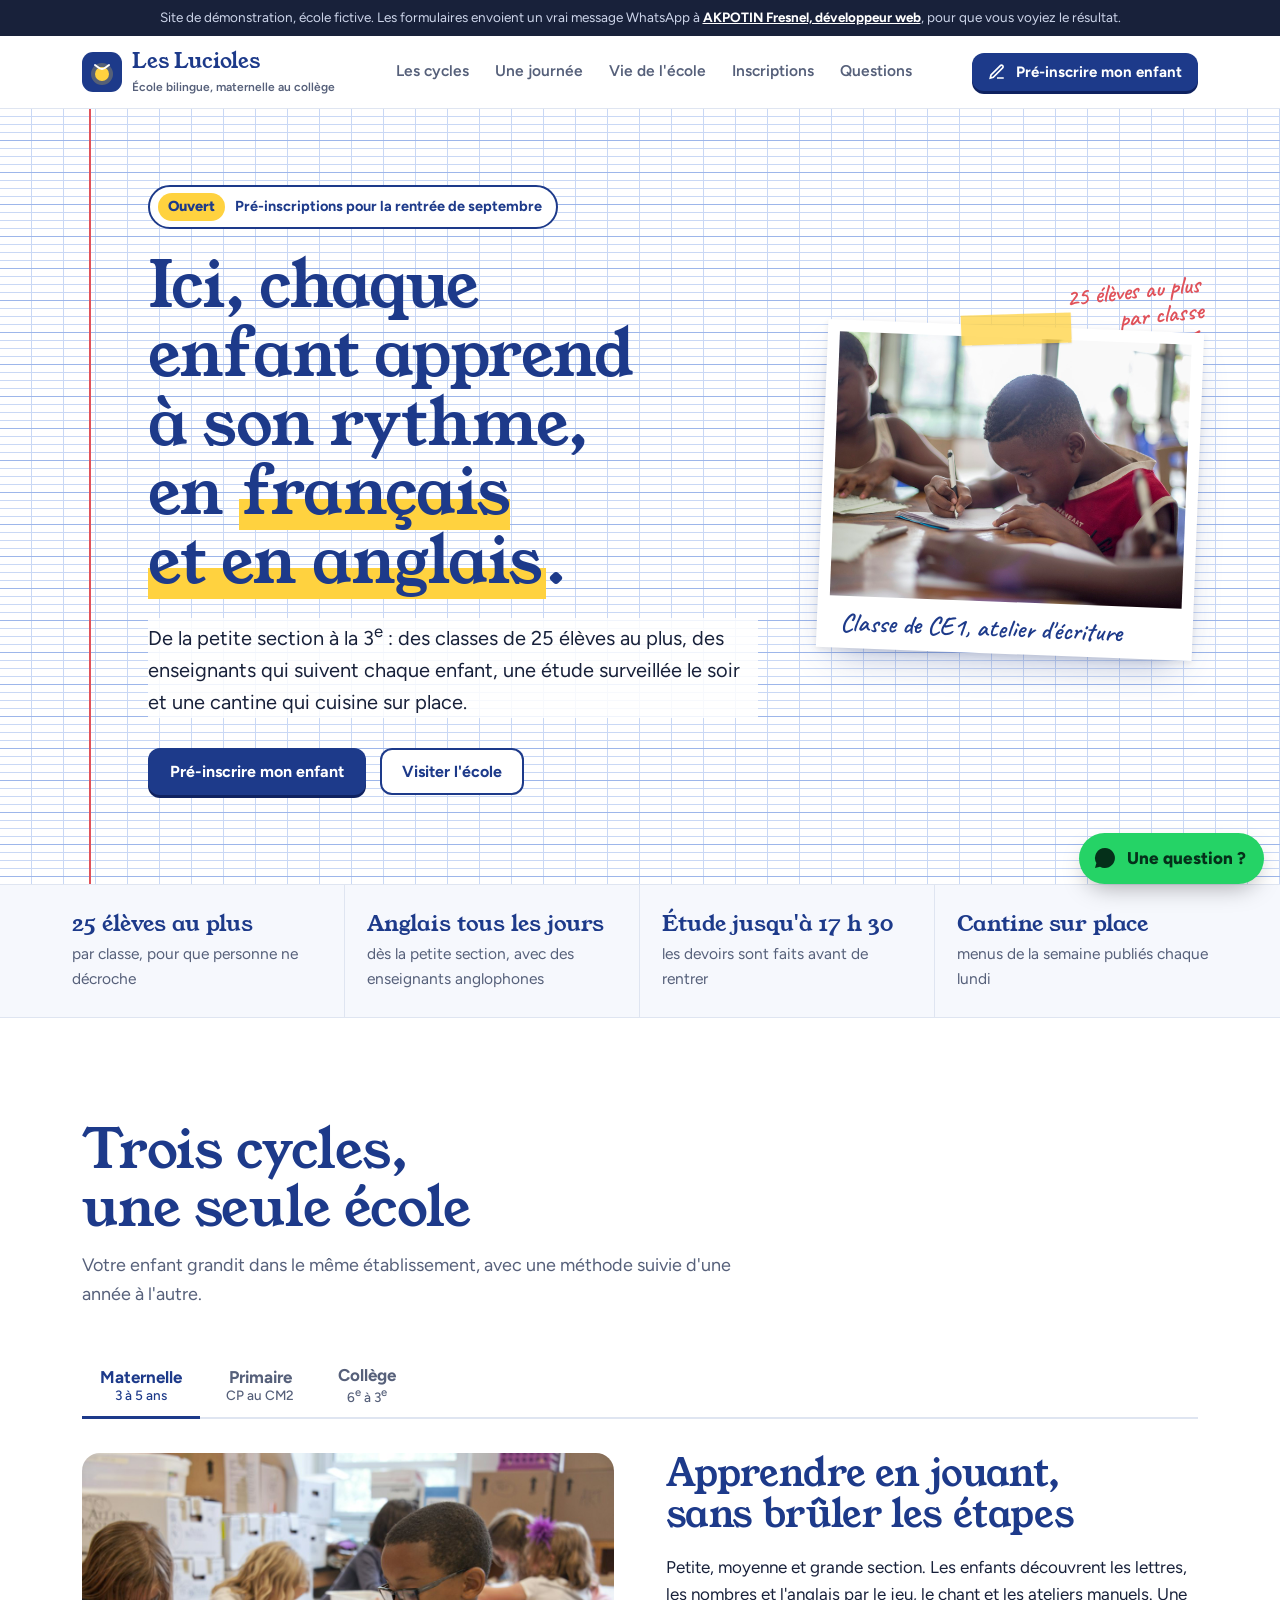
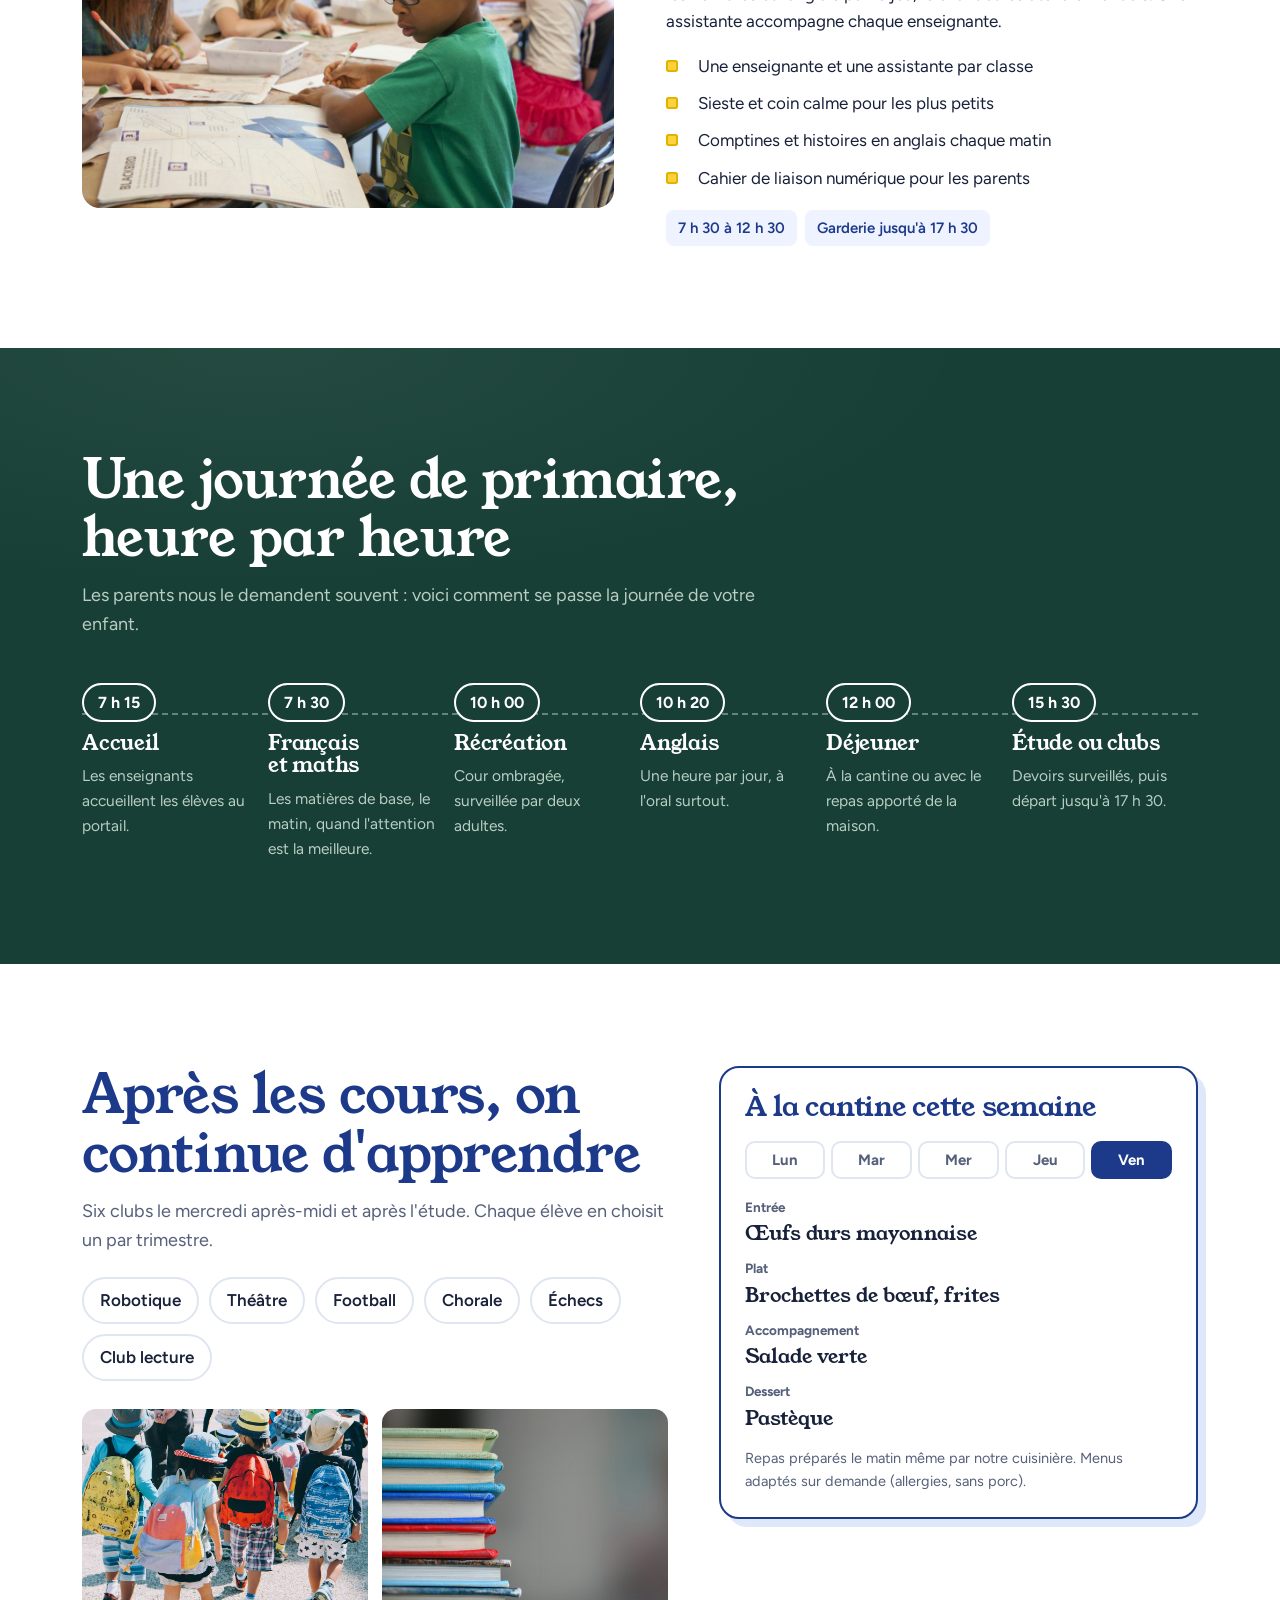
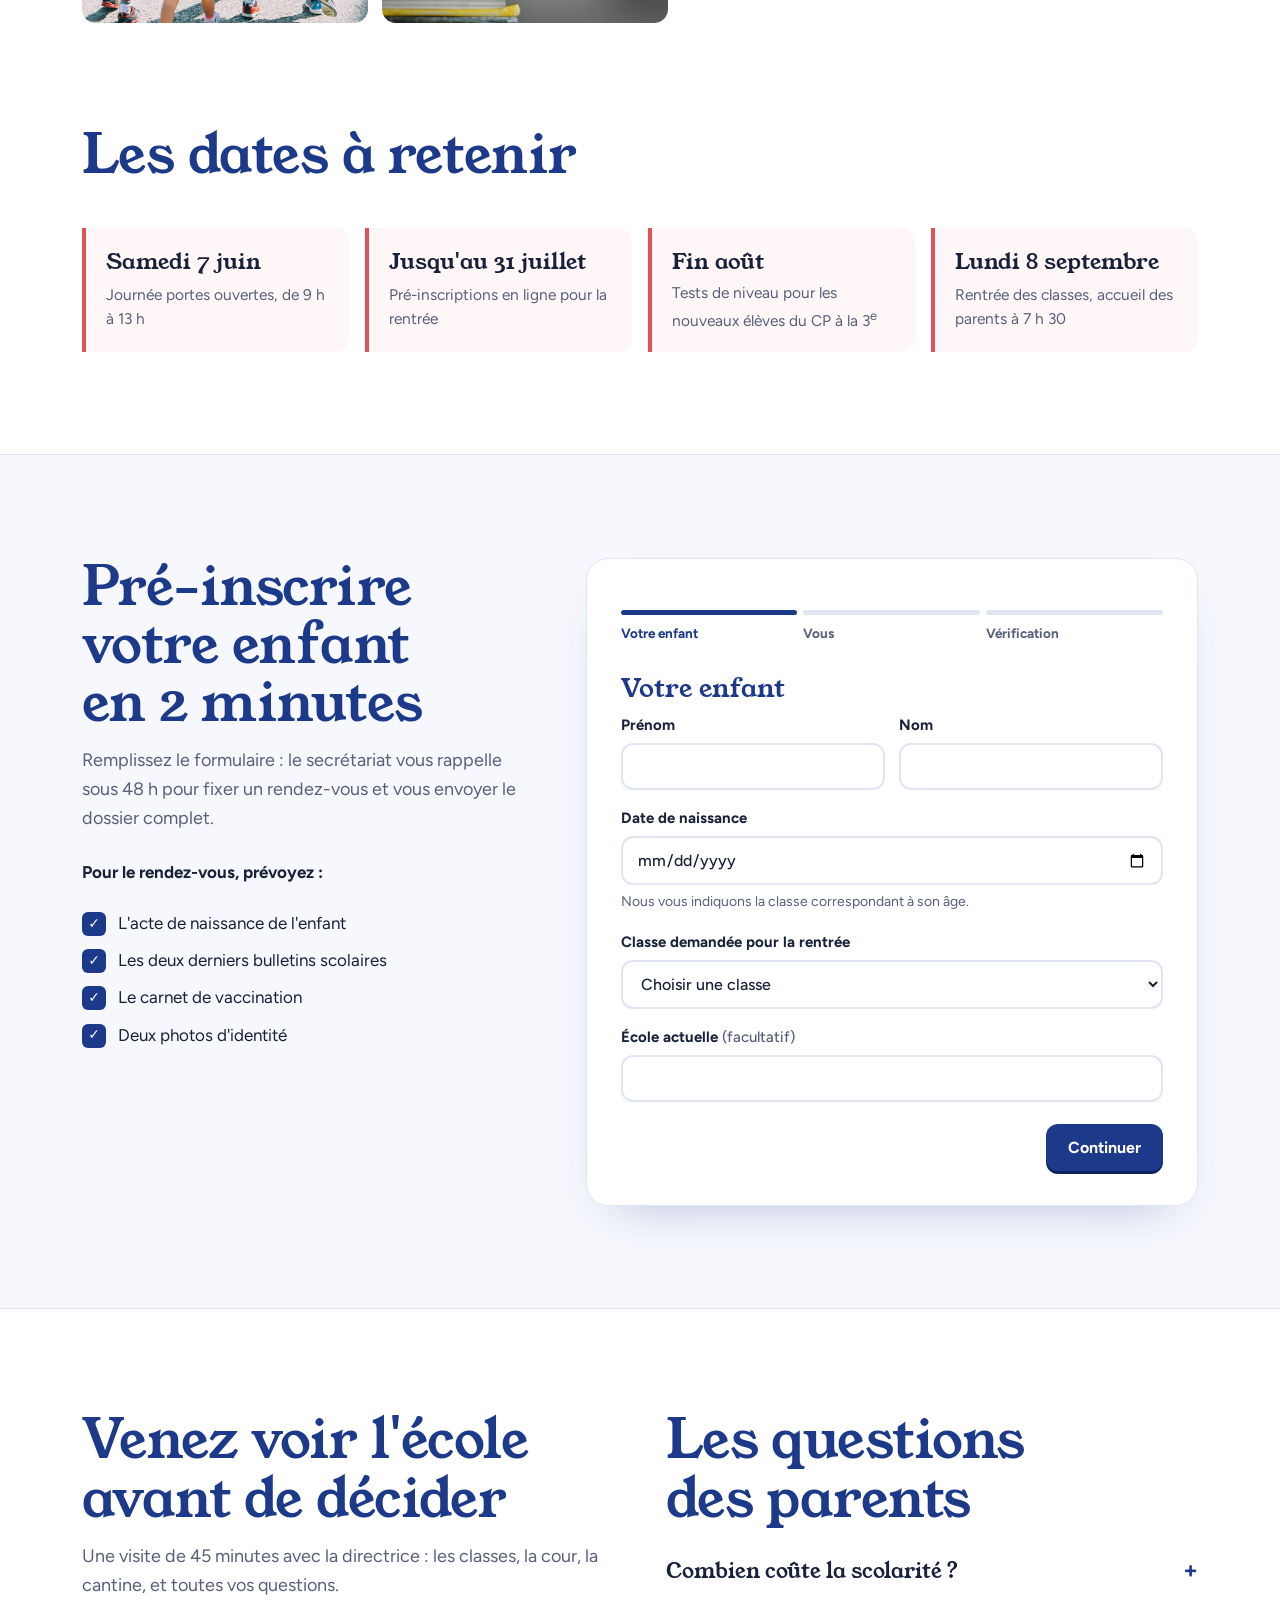
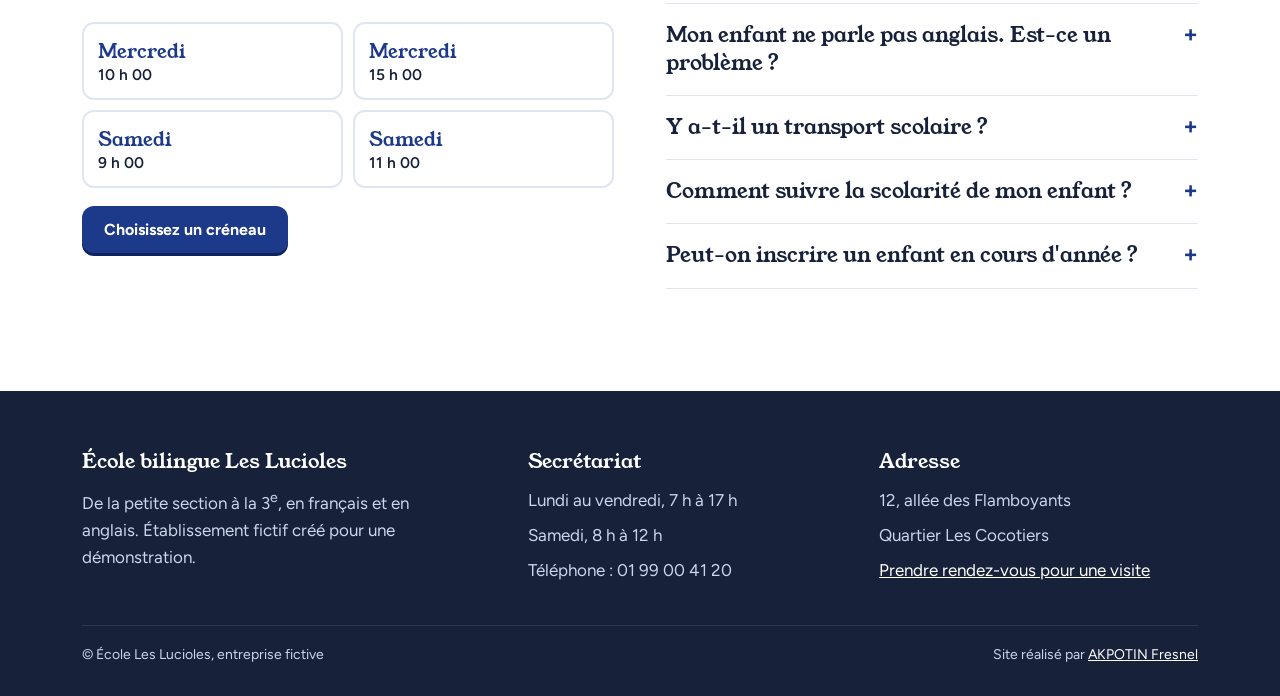
<file: demos/ecole/index.html>
<!doctype html>
<html lang="fr">
<head>
<meta charset="utf-8">
<meta name="viewport" content="width=device-width,initial-scale=1,viewport-fit=cover">
<title>École bilingue Les Lucioles (démo)</title>
<meta name="description" content="Site de démonstration réalisé par AKPOTIN Fresnel : école bilingue fictive, de la maternelle au collège, avec pré-inscription en ligne.">
<meta name="robots" content="noindex">
<meta name="theme-color" content="#1d3a8a">
<link rel="stylesheet" href="fonts/fonts.css">
<style>
:root{
  --ink:#1d3a8a;      /* encre bleue */
  --ink-2:#2f55c4;
  --rule:#c9d8f5;     /* lignes du cahier */
  --margin:#e0525a;   /* marge rouge */
  --board:#173f35;    /* tableau vert */
  --sun:#ffd23f;      /* surligneur */
  --paper:#ffffff;
  --text:#18213a;
  --muted:#56607a;
  --line:#dfe5f1;
  --serif:"Young Serif",Georgia,serif;
  --sans:"Figtree",system-ui,sans-serif;
  --hand:"Caveat","Segoe Print",cursive;
}
*{box-sizing:border-box}
html{scroll-behavior:smooth;scroll-padding-top:84px}
body{margin:0;font:400 17px/1.6 var(--sans);color:var(--text);background:var(--paper)}
img{max-width:100%;height:auto;display:block}
a{color:inherit}
h1,h2,h3{font-family:var(--serif);font-weight:400;line-height:1.08;margin:0;letter-spacing:-.01em;text-wrap:balance}
p{margin:0}
.in{max-width:1180px;margin:0 auto;padding-inline:20px}
@media (min-width:760px){.in{padding-inline:32px}}
section{padding-block:clamp(64px,8vw,112px)}
:focus-visible{outline:3px solid var(--sun);outline-offset:2px;border-radius:4px}
[hidden]{display:none!important}
.sr{position:absolute;width:1px;height:1px;overflow:hidden;clip:rect(0 0 0 0)}

/* bandeau démo */
.demo{background:var(--text);color:#cdd5ea;font-size:13.5px;text-align:center;padding:8px 16px;line-height:1.45}
.demo a{color:#fff;font-weight:700}

/* en-tête */
header{position:sticky;top:0;z-index:20;background:rgb(255 255 255 / .94);backdrop-filter:blur(10px);-webkit-backdrop-filter:blur(10px);border-bottom:1px solid var(--line)}
header .in{height:72px;display:flex;align-items:center;justify-content:space-between;gap:16px}
.logo{display:flex;align-items:center;gap:10px;text-decoration:none;color:var(--ink)}
.logo strong{font:400 21px/1 var(--serif)}
.logo small{display:block;font:600 12px var(--sans);color:var(--muted);margin-top:3px}
nav.main{display:flex;gap:26px;font-weight:600;font-size:15.5px}
nav.main a{text-decoration:none;color:var(--muted)}
nav.main a:hover{color:var(--ink)}
@media (max-width:960px){nav.main{display:none}}
.btn{display:inline-flex;align-items:center;justify-content:center;gap:10px;font:700 16px var(--sans);text-decoration:none;border:0;border-radius:12px;padding:14px 22px;cursor:pointer;transition:transform .15s,background .15s,box-shadow .15s}
.btn:active{transform:translateY(1px)}
.b-ink{background:var(--ink);color:#fff;box-shadow:0 3px 0 #0f2260}
.b-ink:hover{background:var(--ink-2)}
.b-line{background:#fff;color:var(--ink);box-shadow:inset 0 0 0 2px var(--ink)}
.b-line:hover{background:#eef3ff}
.b-sm{padding:10px 16px;font-size:15px}
@media (max-width:480px){header .b-sm span{display:none}}

/* héros : page de cahier Seyès */
.hero{position:relative;padding-block:clamp(40px,6vw,84px) clamp(56px,7vw,96px);overflow:hidden;
  background:
    linear-gradient(90deg,transparent calc(var(--mx) - 1px),var(--margin) calc(var(--mx) - 1px),var(--margin) calc(var(--mx) + 1px),transparent calc(var(--mx) + 1px)),
    repeating-linear-gradient(180deg,transparent 0 31px,#9db6ea 31px 32px),
    repeating-linear-gradient(180deg,transparent 0 7px,var(--rule) 7px 8px),
    repeating-linear-gradient(90deg,transparent 0 31px,var(--rule) 31px 32px),
    #fff;
  --mx:clamp(28px,7vw,96px)}
.hero .in{display:grid;grid-template-columns:minmax(0,1.3fr) minmax(0,.8fr);gap:clamp(32px,5vw,64px);align-items:center;padding-left:calc(var(--mx) + 8px)}
@media (max-width:900px){.hero .in{grid-template-columns:minmax(0,1fr)}}
.open{display:inline-flex;align-items:center;gap:10px;background:#fff;border:2px solid var(--ink);border-radius:999px;padding:6px 14px 6px 8px;font-weight:700;font-size:14.5px;color:var(--ink)}
.open b{background:var(--sun);border-radius:999px;padding:2px 10px;font-weight:800}
.hero h1{font-size:clamp(40px,5vw,68px);color:var(--ink);margin-top:22px}
.hero h1 mark{background:linear-gradient(transparent 58%,var(--sun) 58% 92%,transparent 92%);color:inherit;padding-inline:.06em}
.hero .lead{font-size:clamp(17px,1.6vw,20px);margin-top:22px;max-width:52ch;background:rgb(255 255 255 / .85)}
.ctas{display:flex;flex-wrap:wrap;gap:14px;margin-top:30px}
.photo{position:relative;justify-self:center;width:min(480px,100%)}
.photo figure{margin:0;background:#fff;padding:12px 12px 52px;box-shadow:0 18px 40px -18px rgb(29 58 138 / .45),0 2px 6px rgb(0 0 0 / .08);transform:rotate(2.2deg)}
.photo img{aspect-ratio:4/3;object-fit:cover;width:100%}
.photo figcaption{position:absolute;left:24px;bottom:12px;font:600 26px/1 var(--hand);color:var(--ink)}
.tape{position:absolute;width:110px;height:30px;background:rgb(255 210 63 / .75);top:-12px;left:50%;transform:translateX(-50%) rotate(-4deg);box-shadow:0 1px 2px rgb(0 0 0 / .1)}
.note{position:absolute;right:-6px;top:-48px;font:600 25px/1.05 var(--hand);color:var(--margin);transform:rotate(-6deg);text-align:right}
.note svg{display:block;margin:4px 0 0 auto}
@media (max-width:900px){.note{right:6px;top:-40px}}

/* repères */
.facts{border-block:1px solid var(--line);background:#f6f8fd}
.facts ul{list-style:none;margin:0 auto;padding:0;display:grid;grid-template-columns:repeat(4,minmax(0,1fr))}
.facts li{padding:26px 22px;border-right:1px solid var(--line);display:grid;gap:4px}
.facts li:last-child{border-right:0}
.facts strong{font:400 22px/1.2 var(--serif);color:var(--ink)}
.facts span{color:var(--muted);font-size:15.5px}
@media (max-width:820px){.facts ul{grid-template-columns:repeat(2,minmax(0,1fr))}.facts li:nth-child(2){border-right:0}.facts li:nth-child(-n+2){border-bottom:1px solid var(--line)}}

/* titres de section */
.sh{display:grid;gap:14px;max-width:62ch;margin-bottom:44px}
.sh h2{font-size:clamp(34px,4.4vw,54px);color:var(--ink)}
.sh p{color:var(--muted);font-size:18px}

/* cycles */
.tabs{display:flex;gap:8px;flex-wrap:wrap;border-bottom:2px solid var(--line);margin-bottom:34px}
.tab{appearance:none;border:0;background:none;font:700 17px var(--sans);color:var(--muted);padding:12px 18px;cursor:pointer;border-bottom:3px solid transparent;margin-bottom:-2px}
.tab small{display:block;font-weight:500;font-size:13.5px}
.tab[aria-selected="true"]{color:var(--ink);border-color:var(--ink)}
.panel{display:grid;grid-template-columns:minmax(0,1fr) minmax(0,1fr);gap:clamp(28px,4vw,56px);align-items:start}
.panel[hidden]{display:none}
@media (max-width:860px){.panel{grid-template-columns:minmax(0,1fr)}}
.panel img{border-radius:18px;aspect-ratio:3/2;object-fit:cover;width:100%}
.panel h3{font-size:clamp(28px,3vw,38px);color:var(--ink)}
.panel .txt{display:grid;gap:18px}
.panel ul{margin:0;padding:0;list-style:none;display:grid;gap:10px}
.panel li{display:grid;grid-template-columns:22px minmax(0,1fr);gap:10px}
.panel li::before{content:"";width:12px;height:12px;margin-top:7px;border-radius:3px;background:var(--sun);box-shadow:inset 0 0 0 2px #e0b300}
.hours{display:flex;flex-wrap:wrap;gap:8px}
.hours span{background:#eef3ff;color:var(--ink);border-radius:8px;padding:6px 12px;font-weight:600;font-size:15px}

/* journée type : tableau vert */
.day{background:var(--board);color:#e7efe9;position:relative}
.day::before{content:"";position:absolute;inset:0;background:radial-gradient(1200px 400px at 20% 0%,rgb(255 255 255 / .06),transparent 60%);pointer-events:none}
.day .sh h2{color:#fff}
.day .sh p{color:#b9cdc3}
.timeline{list-style:none;margin:0;padding:0;display:grid;grid-template-columns:repeat(6,minmax(0,1fr));gap:0;position:relative}
.timeline::before{content:"";position:absolute;left:0;right:0;top:30px;border-top:2px dashed rgb(255 255 255 / .35)}
.timeline li{position:relative;padding:0 14px 0 0;display:grid;gap:10px;align-content:start}
.timeline time{display:inline-flex;align-self:start;justify-self:start;background:var(--board);border:2px solid #fff;border-radius:999px;padding:8px 14px;font:700 16px var(--sans);color:#fff;position:relative}
.timeline h3{font-size:21px;color:#fff}
.timeline p{color:#b9cdc3;font-size:15.5px}
@media (max-width:980px){.timeline{grid-template-columns:minmax(0,1fr);gap:22px}.timeline::before{left:44px;right:auto;top:0;bottom:0;border-top:0;border-left:2px dashed rgb(255 255 255 / .35)}.timeline li{grid-template-columns:96px minmax(0,1fr);column-gap:16px}.timeline li>*:not(time){grid-column:2}.timeline time{grid-row:1/span 2}}

/* vie scolaire */
.life{display:grid;grid-template-columns:minmax(0,1.1fr) minmax(0,.9fr);gap:clamp(28px,4vw,56px)}
@media (max-width:900px){.life{grid-template-columns:minmax(0,1fr)}}
.clubs{display:flex;flex-wrap:wrap;gap:10px;margin-top:22px}
.clubs span{border:2px solid var(--line);border-radius:999px;padding:8px 16px;font-weight:600;background:#fff}
.gallery{display:grid;grid-template-columns:repeat(2,minmax(0,1fr));gap:14px;margin-top:28px}
.gallery img{border-radius:14px;aspect-ratio:4/3;object-fit:cover;width:100%}
.menu{border:2px solid var(--ink);border-radius:20px;padding:24px;background:#fff;box-shadow:8px 8px 0 #dfe7fb;align-self:start}
.menu h3{font-size:28px;color:var(--ink)}
.menu .days{display:flex;gap:6px;margin:18px 0}
.menu .days button{flex:1;appearance:none;border:2px solid var(--line);background:#fff;border-radius:10px;padding:8px 0;font:700 15px var(--sans);color:var(--muted);cursor:pointer}
.menu .days button[aria-pressed="true"]{background:var(--ink);border-color:var(--ink);color:#fff}
.menu dl{margin:0;display:grid;gap:12px}
.menu dt{font-weight:700;font-size:13.5px;color:var(--muted)}
.menu dd{margin:2px 0 0;font:400 20px/1.3 var(--serif);color:var(--text)}
.menu .fine{margin-top:16px;font-size:14.5px;color:var(--muted)}

/* dates */
.dates{list-style:none;margin:0;padding:0;display:grid;grid-template-columns:repeat(4,minmax(0,1fr));gap:16px}
@media (max-width:900px){.dates{grid-template-columns:repeat(2,minmax(0,1fr))}}
@media (max-width:520px){.dates{grid-template-columns:minmax(0,1fr)}}
.dates li{border-left:4px solid var(--margin);background:#fff7f7;padding:18px 18px 18px 20px;border-radius:0 14px 14px 0;display:grid;gap:4px}
.dates b{font:400 22px var(--serif);color:var(--text)}
.dates span{color:var(--muted);font-size:15.5px}

/* pré-inscription */
.enrol{background:#f6f8fd;border-block:1px solid var(--line)}
.enrol .grid{display:grid;grid-template-columns:minmax(0,.85fr) minmax(0,1.15fr);gap:clamp(28px,4vw,64px);align-items:start}
@media (max-width:900px){.enrol .grid{grid-template-columns:minmax(0,1fr)}}
.docs{margin-top:24px;display:grid;gap:10px;padding:0;list-style:none}
.docs li{display:flex;gap:12px;align-items:flex-start}
.docs li::before{content:"✓";flex:none;width:24px;height:24px;border-radius:6px;background:var(--ink);color:#fff;display:grid;place-items:center;font-weight:800;font-size:14px;margin-top:2px}
.card{background:#fff;border:1px solid var(--line);border-radius:22px;padding:clamp(22px,3vw,34px);box-shadow:0 24px 50px -30px rgb(29 58 138 / .35)}
.steps{display:flex;gap:6px;margin-bottom:26px;list-style:none;padding:0}
.steps li{flex:1;display:grid;gap:8px;font-size:13.5px;font-weight:700;color:var(--muted)}
.steps li::before{content:"";height:5px;border-radius:5px;background:var(--line)}
.steps li.done::before,.steps li.now::before{background:var(--ink)}
.steps li.now{color:var(--ink)}
fieldset{border:0;margin:0;padding:0;display:grid;gap:16px}
fieldset[hidden]{display:none}
legend{font:400 26px var(--serif);color:var(--ink);margin-bottom:6px;padding:0}
.f{display:grid;gap:6px}
.f label{font-weight:700;font-size:15px}
.f input,.f select,.f textarea{font:500 16px var(--sans);color:var(--text);border:2px solid var(--line);border-radius:12px;padding:12px 14px;background:#fff;width:100%}
.f input:focus,.f select:focus,.f textarea:focus{outline:0;border-color:var(--ink-2);box-shadow:0 0 0 4px #dfe7fb}
.f .help{font-size:14px;color:var(--muted)}
.f .err{font-size:14px;color:#b4232c;font-weight:600}
.two{display:grid;grid-template-columns:repeat(2,minmax(0,1fr));gap:14px}
@media (max-width:520px){.two{grid-template-columns:minmax(0,1fr)}}
.suggest{display:none;background:#fffbe6;border:2px dashed #e0b300;border-radius:12px;padding:12px 14px;font-weight:600}
.suggest.show{display:block}
.suggest button{appearance:none;border:0;background:none;color:var(--ink);font:800 15px var(--sans);text-decoration:underline;cursor:pointer;padding:0;margin-left:4px}
.nav-btns{display:flex;justify-content:space-between;gap:12px;margin-top:22px}
.recap{background:#f6f8fd;border-radius:14px;padding:16px 18px;display:grid;gap:8px}
.recap div{display:flex;justify-content:space-between;gap:14px;border-bottom:1px dashed var(--line);padding-bottom:8px}
.recap div:last-child{border-bottom:0;padding-bottom:0}
.recap dt{color:var(--muted)} .recap dd{margin:0;font-weight:700;text-align:right}
.ok{display:none;text-align:center;gap:14px;justify-items:center}
.ok.show{display:grid}
.ok h3{font-size:30px;color:var(--ink)}

/* visites + faq */
.visit{display:grid;grid-template-columns:minmax(0,1fr) minmax(0,1fr);gap:clamp(28px,4vw,56px)}
@media (max-width:900px){.visit{grid-template-columns:minmax(0,1fr)}}
.slots{display:grid;grid-template-columns:repeat(2,minmax(0,1fr));gap:10px;margin-top:22px}
.slots button{appearance:none;border:2px solid var(--line);background:#fff;border-radius:12px;padding:14px;text-align:left;cursor:pointer;font:600 15.5px var(--sans);color:var(--text)}
.slots button b{display:block;font:400 19px var(--serif);color:var(--ink)}
.slots button[aria-pressed="true"]{border-color:var(--ink);background:#eef3ff}
details{border-bottom:1px solid var(--line)}
summary{cursor:pointer;list-style:none;display:flex;justify-content:space-between;gap:16px;padding:18px 0;font:400 21px/1.3 var(--serif);color:var(--text)}
summary::-webkit-details-marker{display:none}
summary::after{content:"+";font:700 24px/1 var(--sans);color:var(--ink);transition:transform .2s}
details[open] summary::after{transform:rotate(45deg)}
details p{padding:0 0 20px;color:var(--muted);max-width:62ch}

/* pied */
footer{background:var(--text);color:#cdd5ea;padding-block:56px 30px}
.fg{display:grid;grid-template-columns:1.3fr 1fr 1fr;gap:32px}
@media (max-width:760px){.fg{grid-template-columns:minmax(0,1fr)}}
footer h4{font:400 20px var(--serif);color:#fff;margin:0 0 12px}
footer ul{list-style:none;padding:0;margin:0;display:grid;gap:8px}
.legal{margin-top:40px;padding-top:18px;border-top:1px solid #2c3656;font-size:14px;display:flex;flex-wrap:wrap;justify-content:space-between;gap:10px}
.legal a{color:#fff}

.wa{position:fixed;right:16px;bottom:calc(16px + env(safe-area-inset-bottom,0px));z-index:30;display:flex;align-items:center;gap:10px;background:#25d366;color:#05301a;text-decoration:none;font-weight:800;border-radius:999px;padding:12px 18px 12px 14px;box-shadow:0 10px 24px -8px rgb(0 0 0 / .35)}
@media (max-width:520px){.wa span{display:none}.wa{padding:14px}}

@media (prefers-reduced-motion:reduce){*{transition:none!important;animation:none!important}html{scroll-behavior:auto}}
</style>
</head>
<body>

<div class="demo">Site de démonstration, école fictive. Les formulaires envoient un vrai message WhatsApp à <a href="../../">AKPOTIN Fresnel, développeur web</a>, pour que vous voyiez le résultat.</div>

<header>
  <div class="in">
    <a class="logo" href="#top" aria-label="École Les Lucioles, accueil">
      <svg width="40" height="40" viewBox="0 0 40 40" aria-hidden="true"><rect width="40" height="40" rx="11" fill="#1d3a8a"/><circle cx="20" cy="22" r="7" fill="#ffd23f"/><circle cx="20" cy="22" r="11" fill="#ffd23f" opacity=".25"/><path d="M13 13c3 2 4 4 7 4s4-2 7-4" stroke="#fff" stroke-width="2" fill="none" stroke-linecap="round"/></svg>
      <span><strong>Les Lucioles</strong><small>École bilingue, maternelle au collège</small></span>
    </a>
    <nav class="main" aria-label="Sections">
      <a href="#cycles">Les cycles</a><a href="#journee">Une journée</a><a href="#vie">Vie de l'école</a><a href="#inscription">Inscriptions</a><a href="#questions">Questions</a>
    </nav>
    <a class="btn b-ink b-sm" href="#inscription"><svg width="18" height="18" viewBox="0 0 24 24" fill="none" stroke="currentColor" stroke-width="2.2" aria-hidden="true"><path d="M12 20h9M16.5 3.5a2.1 2.1 0 1 1 3 3L7 19l-4 1 1-4Z"/></svg><span>Pré-inscrire mon enfant</span></a>
  </div>
</header>

<main id="top">
  <section class="hero">
    <div class="in">
      <div>
        <span class="open"><b>Ouvert</b>Pré-inscriptions pour la rentrée de septembre</span>
        <h1>Ici, chaque enfant apprend à son rythme, en <mark>français et en anglais</mark>.</h1>
        <p class="lead">De la petite section à la 3<sup>e</sup> : des classes de 25 élèves au plus, des enseignants qui suivent chaque enfant, une étude surveillée le soir et une cantine qui cuisine sur place.</p>
        <div class="ctas">
          <a class="btn b-ink" href="#inscription">Pré-inscrire mon enfant</a>
          <a class="btn b-line" href="#visite">Visiter l'école</a>
        </div>
      </div>
      <div class="photo">
        <p class="note" aria-hidden="true">25 élèves au plus<br>par classe<svg width="70" height="34" viewBox="0 0 70 34" fill="none" stroke="#e0525a" stroke-width="2.4" stroke-linecap="round"><path d="M64 3C50 10 30 14 10 26"/><path d="M10 26l10-1M10 26l4-9"/></svg></p>
        <figure>
          <span class="tape" aria-hidden="true"></span>
          <img src="img/ecriture.jpg" alt="Deux élèves concentrés écrivent dans leur cahier en classe" width="1400" height="1050" fetchpriority="high">
          <figcaption>Classe de CE1, atelier d'écriture</figcaption>
        </figure>
      </div>
    </div>
  </section>

  <div class="facts">
    <ul class="in">
      <li><strong>25 élèves au plus</strong><span>par classe, pour que personne ne décroche</span></li>
      <li><strong>Anglais tous les jours</strong><span>dès la petite section, avec des enseignants anglophones</span></li>
      <li><strong>Étude jusqu'à 17 h 30</strong><span>les devoirs sont faits avant de rentrer</span></li>
      <li><strong>Cantine sur place</strong><span>menus de la semaine publiés chaque lundi</span></li>
    </ul>
  </div>

  <section id="cycles">
    <div class="in">
      <div class="sh">
        <h2>Trois cycles, une seule école</h2>
        <p>Votre enfant grandit dans le même établissement, avec une méthode suivie d'une année à l'autre.</p>
      </div>
      <div class="tabs" role="tablist" aria-label="Cycles">
        <button class="tab" role="tab" id="t-mat" aria-controls="p-mat" aria-selected="true">Maternelle<small>3 à 5 ans</small></button>
        <button class="tab" role="tab" id="t-pri" aria-controls="p-pri" aria-selected="false" tabindex="-1">Primaire<small>CP au CM2</small></button>
        <button class="tab" role="tab" id="t-col" aria-controls="p-col" aria-selected="false" tabindex="-1">Collège<small>6<sup>e</sup> à 3<sup>e</sup></small></button>
      </div>

      <div class="panel" role="tabpanel" id="p-mat" aria-labelledby="t-mat">
        <img src="img/atelier.jpg" alt="Enfants qui dessinent ensemble autour d'une table" loading="lazy" width="1200" height="800">
        <div class="txt">
          <h3>Apprendre en jouant, sans brûler les étapes</h3>
          <p>Petite, moyenne et grande section. Les enfants découvrent les lettres, les nombres et l'anglais par le jeu, le chant et les ateliers manuels. Une assistante accompagne chaque enseignante.</p>
          <ul>
            <li>Une enseignante et une assistante par classe</li>
            <li>Sieste et coin calme pour les plus petits</li>
            <li>Comptines et histoires en anglais chaque matin</li>
            <li>Cahier de liaison numérique pour les parents</li>
          </ul>
          <div class="hours"><span>7 h 30 à 12 h 30</span><span>Garderie jusqu'à 17 h 30</span></div>
        </div>
      </div>

      <div class="panel" role="tabpanel" id="p-pri" aria-labelledby="t-pri" hidden>
        <img src="img/classe.jpg" alt="Classe de primaire attentive pendant un cours" loading="lazy" width="1200" height="800">
        <div class="txt">
          <h3>Lire, écrire, compter, et oser parler</h3>
          <p>Du CP au CM2, le programme officiel en français, complété par cinq heures d'anglais par semaine. Les élèves en difficulté sont repérés tôt et suivis en petits groupes.</p>
          <ul>
            <li>Soutien en petits groupes de 6 élèves</li>
            <li>Salle informatique et initiation au code dès le CE2</li>
            <li>Bibliothèque avec plus de 3 000 livres</li>
            <li>Bulletin chaque trimestre et rencontre parents-enseignant</li>
          </ul>
          <div class="hours"><span>7 h 30 à 15 h 30</span><span>Étude surveillée jusqu'à 17 h 30</span></div>
        </div>
      </div>

      <div class="panel" role="tabpanel" id="p-col" aria-labelledby="t-col" hidden>
        <img src="img/college.jpg" alt="Collégien qui travaille sur un ordinateur portable" loading="lazy" width="1200" height="800">
        <div class="txt">
          <h3>Préparer le brevet, et la suite</h3>
          <p>De la 6<sup>e</sup> à la 3<sup>e</sup>, un professeur principal par classe, des devoirs surveillés et des examens blancs chaque trimestre. Les élèves de 3<sup>e</sup> sont accompagnés dans leur orientation.</p>
          <ul>
            <li>Brevet blanc deux fois par an</li>
            <li>Anglais renforcé et certification en fin de 3<sup>e</sup></li>
            <li>Laboratoire de sciences équipé</li>
            <li>Notes et absences consultables en ligne par les parents</li>
          </ul>
          <div class="hours"><span>7 h 15 à 16 h 30</span><span>Étude jusqu'à 17 h 30</span></div>
        </div>
      </div>
    </div>
  </section>

  <section class="day" id="journee">
    <div class="in">
      <div class="sh">
        <h2>Une journée de primaire, heure par heure</h2>
        <p>Les parents nous le demandent souvent : voici comment se passe la journée de votre enfant.</p>
      </div>
      <ol class="timeline">
        <li><time>7 h 15</time><h3>Accueil</h3><p>Les enseignants accueillent les élèves au portail.</p></li>
        <li><time>7 h 30</time><h3>Français et maths</h3><p>Les matières de base, le matin, quand l'attention est la meilleure.</p></li>
        <li><time>10 h 00</time><h3>Récréation</h3><p>Cour ombragée, surveillée par deux adultes.</p></li>
        <li><time>10 h 20</time><h3>Anglais</h3><p>Une heure par jour, à l'oral surtout.</p></li>
        <li><time>12 h 00</time><h3>Déjeuner</h3><p>À la cantine ou avec le repas apporté de la maison.</p></li>
        <li><time>15 h 30</time><h3>Étude ou clubs</h3><p>Devoirs surveillés, puis départ jusqu'à 17 h 30.</p></li>
      </ol>
    </div>
  </section>

  <section id="vie">
    <div class="in life">
      <div>
        <div class="sh" style="margin-bottom:0">
          <h2>Après les cours, on continue d'apprendre</h2>
          <p>Six clubs le mercredi après-midi et après l'étude. Chaque élève en choisit un par trimestre.</p>
        </div>
        <div class="clubs"><span>Robotique</span><span>Théâtre</span><span>Football</span><span>Chorale</span><span>Échecs</span><span>Club lecture</span></div>
        <div class="gallery">
          <img src="img/cour.jpg" alt="Élèves avec leur cartable dans la cour" loading="lazy" width="1200" height="800">
          <img src="img/livres.jpg" alt="Pile de livres et pomme sur un bureau" loading="lazy" width="1200" height="800">
        </div>
      </div>
      <div class="menu" aria-labelledby="menu-t">
        <h3 id="menu-t">À la cantine cette semaine</h3>
        <div class="days" role="group" aria-label="Jour de la semaine">
          <button aria-pressed="true" data-d="0">Lun</button><button aria-pressed="false" data-d="1">Mar</button><button aria-pressed="false" data-d="2">Mer</button><button aria-pressed="false" data-d="3">Jeu</button><button aria-pressed="false" data-d="4">Ven</button>
        </div>
        <dl id="menu" aria-live="polite"></dl>
        <p class="fine">Repas préparés le matin même par notre cuisinière. Menus adaptés sur demande (allergies, sans porc).</p>
      </div>
    </div>
  </section>

  <section style="padding-top:0">
    <div class="in">
      <div class="sh"><h2>Les dates à retenir</h2></div>
      <ul class="dates">
        <li><b>Samedi 7 juin</b><span>Journée portes ouvertes, de 9 h à 13 h</span></li>
        <li><b>Jusqu'au 31 juillet</b><span>Pré-inscriptions en ligne pour la rentrée</span></li>
        <li><b>Fin août</b><span>Tests de niveau pour les nouveaux élèves du CP à la 3<sup>e</sup></span></li>
        <li><b>Lundi 8 septembre</b><span>Rentrée des classes, accueil des parents à 7 h 30</span></li>
      </ul>
    </div>
  </section>

  <section class="enrol" id="inscription">
    <div class="in grid">
      <div>
        <div class="sh" style="margin-bottom:0">
          <h2>Pré-inscrire votre enfant en 2 minutes</h2>
          <p>Remplissez le formulaire : le secrétariat vous rappelle sous 48 h pour fixer un rendez-vous et vous envoyer le dossier complet.</p>
        </div>
        <p style="margin-top:26px;font-weight:700">Pour le rendez-vous, prévoyez :</p>
        <ul class="docs">
          <li>L'acte de naissance de l'enfant</li>
          <li>Les deux derniers bulletins scolaires</li>
          <li>Le carnet de vaccination</li>
          <li>Deux photos d'identité</li>
        </ul>
      </div>

      <div class="card">
        <form id="form" novalidate>
          <ol class="steps" aria-label="Étapes">
            <li class="now">Votre enfant</li><li>Vous</li><li>Vérification</li>
          </ol>

          <fieldset data-step="0">
            <legend>Votre enfant</legend>
            <div class="two">
              <div class="f"><label for="cprenom">Prénom</label><input id="cprenom" name="cprenom" autocomplete="off" required></div>
              <div class="f"><label for="cnom">Nom</label><input id="cnom" name="cnom" autocomplete="off" required></div>
            </div>
            <div class="f"><label for="cnaiss">Date de naissance</label><input id="cnaiss" name="cnaiss" type="date" required><span class="help">Nous vous indiquons la classe correspondant à son âge.</span></div>
            <p class="suggest" id="suggest" aria-live="polite"></p>
            <div class="f"><label for="classe">Classe demandée pour la rentrée</label>
              <select id="classe" name="classe" required>
                <option value="">Choisir une classe</option>
                <optgroup label="Maternelle"><option>Petite section</option><option>Moyenne section</option><option>Grande section</option></optgroup>
                <optgroup label="Primaire"><option>CP</option><option>CE1</option><option>CE2</option><option>CM1</option><option>CM2</option></optgroup>
                <optgroup label="Collège"><option>6e</option><option>5e</option><option>4e</option><option>3e</option></optgroup>
              </select>
            </div>
            <div class="f"><label for="ecole">École actuelle <span style="font-weight:500;color:var(--muted)">(facultatif)</span></label><input id="ecole" name="ecole"></div>
          </fieldset>

          <fieldset data-step="1" hidden>
            <legend>Vous</legend>
            <div class="f"><label for="pnom">Votre nom et prénom</label><input id="pnom" name="pnom" autocomplete="name" required></div>
            <div class="two">
              <div class="f"><label for="ptel">Téléphone (WhatsApp)</label><input id="ptel" name="ptel" type="tel" inputmode="tel" autocomplete="tel" required></div>
              <div class="f"><label for="plien">Vous êtes</label><select id="plien" name="plien"><option>La mère</option><option>Le père</option><option>Le tuteur ou la tutrice</option></select></div>
            </div>
            <div class="f"><label for="pmsg">Une question, un besoin particulier ? <span style="font-weight:500;color:var(--muted)">(facultatif)</span></label><textarea id="pmsg" name="pmsg" rows="3" placeholder="Transport, allergie, frère ou sœur déjà inscrit…"></textarea></div>
          </fieldset>

          <fieldset data-step="2" hidden>
            <legend>Vérifiez avant d'envoyer</legend>
            <dl class="recap" id="recap"></dl>
            <p class="help" style="color:var(--muted);font-size:15px">En cliquant sur « Envoyer la demande », WhatsApp s'ouvre avec ce récapitulatif. Il ne reste qu'à appuyer sur Envoyer.</p>
          </fieldset>

          <div class="nav-btns">
            <button type="button" class="btn b-line" id="prev" hidden>Retour</button>
            <button type="submit" class="btn b-ink" id="next" style="margin-left:auto">Continuer</button>
          </div>
        </form>
        <div class="ok" id="ok" role="status">
          <svg width="64" height="64" viewBox="0 0 64 64" aria-hidden="true"><circle cx="32" cy="32" r="30" fill="#eef3ff"/><path d="m20 33 8 8 16-17" stroke="#1d3a8a" stroke-width="4" fill="none" stroke-linecap="round" stroke-linejoin="round"/></svg>
          <h3>Demande prête à partir</h3>
          <p>WhatsApp s'est ouvert dans un nouvel onglet. Après l'envoi, le secrétariat vous rappelle sous 48 h.</p>
          <button class="btn b-line" type="button" id="again">Inscrire un autre enfant</button>
        </div>
      </div>
    </div>
  </section>

  <section id="visite">
    <div class="in visit">
      <div>
        <div class="sh" style="margin-bottom:0">
          <h2>Venez voir l'école avant de décider</h2>
          <p>Une visite de 45 minutes avec la directrice : les classes, la cour, la cantine, et toutes vos questions.</p>
        </div>
        <div class="slots" role="group" aria-label="Créneaux de visite">
          <button type="button" aria-pressed="false" data-slot="mercredi à 10 h"><b>Mercredi</b>10 h 00</button>
          <button type="button" aria-pressed="false" data-slot="mercredi à 15 h"><b>Mercredi</b>15 h 00</button>
          <button type="button" aria-pressed="false" data-slot="samedi à 9 h"><b>Samedi</b>9 h 00</button>
          <button type="button" aria-pressed="false" data-slot="samedi à 11 h"><b>Samedi</b>11 h 00</button>
        </div>
        <a class="btn b-ink" id="visitBtn" href="#" style="margin-top:18px" aria-disabled="true">Choisissez un créneau</a>
      </div>
      <div id="questions">
        <div class="sh" style="margin-bottom:12px"><h2>Les questions des parents</h2></div>
        <details><summary>Combien coûte la scolarité ?</summary><p>Les frais dépendent du cycle. Ils sont détaillés dans le dossier remis au rendez-vous, et peuvent être réglés en trois fois : à la rentrée, en janvier et en avril.</p></details>
        <details><summary>Mon enfant ne parle pas anglais. Est-ce un problème ?</summary><p>Non. Les nouveaux élèves suivent deux séances de mise à niveau par semaine pendant le premier trimestre, puis rejoignent le rythme de la classe.</p></details>
        <details><summary>Y a-t-il un transport scolaire ?</summary><p>Oui, trois circuits de bus desservent les quartiers voisins. Le plan des arrêts est envoyé avec le dossier d'inscription.</p></details>
        <details><summary>Comment suivre la scolarité de mon enfant ?</summary><p>Par le cahier de liaison numérique : notes, absences, devoirs et messages des enseignants, sur votre téléphone. Une rencontre parents-enseignant a lieu chaque trimestre.</p></details>
        <details><summary>Peut-on inscrire un enfant en cours d'année ?</summary><p>Oui, s'il reste des places dans la classe. Un test de niveau est organisé à partir du CP.</p></details>
      </div>
    </div>
  </section>
</main>

<footer>
  <div class="in">
    <div class="fg">
      <div><h4>École bilingue Les Lucioles</h4><p style="max-width:34ch">De la petite section à la 3<sup>e</sup>, en français et en anglais. Établissement fictif créé pour une démonstration.</p></div>
      <div><h4>Secrétariat</h4><ul><li>Lundi au vendredi, 7 h à 17 h</li><li>Samedi, 8 h à 12 h</li><li>Téléphone : 01 99 00 41 20</li></ul></div>
      <div><h4>Adresse</h4><ul><li>12, allée des Flamboyants</li><li>Quartier Les Cocotiers</li><li><a href="#visite" style="color:#fff">Prendre rendez-vous pour une visite</a></li></ul></div>
    </div>
    <div class="legal"><span>© École Les Lucioles, entreprise fictive</span><span>Site réalisé par <a href="../../">AKPOTIN Fresnel</a></span></div>
  </div>
</footer>

<a class="wa" href="https://wa.me/2290153829990?text=Bonjour%2C%20j%27ai%20une%20question%20sur%20l%27%C3%A9cole%20Les%20Lucioles%20(d%C3%A9mo)." target="_blank" rel="noopener" aria-label="Poser une question sur WhatsApp"><svg width="24" height="24" viewBox="0 0 24 24" fill="currentColor" aria-hidden="true"><path d="M12 2a10 10 0 0 0-8.6 15.1L2 22l5-1.3A10 10 0 1 0 12 2Zm4.5 12.1c-.2-.1-1.5-.7-1.7-.8-.2-.1-.4-.1-.6.1l-.8 1c-.1.2-.3.2-.5.1a6.7 6.7 0 0 1-3.3-2.9c-.3-.4.2-.4.7-1.4.1-.2 0-.3 0-.5l-.8-1.8c-.2-.5-.4-.4-.6-.4h-.5a1 1 0 0 0-.7.3 3 3 0 0 0-.9 2.2c0 1.3.9 2.5 1 2.7.1.2 1.8 2.8 4.4 3.9 1.6.7 2.3.8 3.1.6.5-.1 1.5-.6 1.7-1.2.2-.6.2-1.1.2-1.2-.1-.1-.3-.2-.6-.3Z"/></svg><span>Une question ?</span></a>

<script>
const WA='2290153829990';
const wa=t=>`https://wa.me/${WA}?text=${encodeURIComponent(t)}`;

/* onglets accessibles */
const tabs=[...document.querySelectorAll('[role=tab]')];
function show(t,focus){tabs.forEach(x=>{const on=x===t;x.setAttribute('aria-selected',on);x.tabIndex=on?0:-1;document.getElementById(x.getAttribute('aria-controls')).hidden=!on});if(focus)t.focus()}
tabs.forEach((t,i)=>{t.onclick=()=>show(t);t.onkeydown=e=>{const d={ArrowRight:1,ArrowLeft:-1}[e.key];if(d){e.preventDefault();show(tabs[(i+d+tabs.length)%tabs.length],true)}}});

/* menu de la cantine */
const MENUS=[
 ["Salade de crudités","Poulet rôti, riz parfumé","Banane plantain frite","Ananas frais"],
 ["Soupe de légumes","Poisson braisé, attiéké","Haricots verts","Yaourt nature"],
 ["Avocat vinaigrette","Spaghetti bolognaise","Fromage râpé","Mangue"],
 ["Salade de tomates","Sauce arachide, riz blanc","Gombo sauté","Gâteau au citron"],
 ["Œufs durs mayonnaise","Brochettes de bœuf, frites","Salade verte","Pastèque"]];
const LBL=["Entrée","Plat","Accompagnement","Dessert"];
const dl=document.getElementById('menu');
function menu(d){dl.innerHTML=MENUS[d].map((m,i)=>`<div><dt>${LBL[i]}</dt><dd>${m}</dd></div>`).join('');document.querySelectorAll('.days button').forEach(b=>b.setAttribute('aria-pressed',b.dataset.d==d))}
document.querySelectorAll('.days button').forEach(b=>b.onclick=()=>menu(+b.dataset.d));
menu(Math.min(Math.max(new Date().getDay()-1,0),4));

/* pré-inscription en 3 étapes */
const form=document.getElementById('form'),sets=[...form.querySelectorAll('fieldset')],marks=[...form.querySelectorAll('.steps li')];
const prev=document.getElementById('prev'),next=document.getElementById('next');let step=0;
function go(s){step=s;sets.forEach((f,i)=>f.hidden=i!==s);marks.forEach((m,i)=>{m.className=i<s?'done':i===s?'now':''});prev.hidden=s===0;next.textContent=s===2?'Envoyer la demande':'Continuer';const first=sets[s].querySelector('input,select');if(first&&s)first.focus({preventScroll:true})}
function check(){let ok=true;sets[step].querySelectorAll('[required]').forEach(el=>{const bad=!el.value.trim()||(el.type==='tel'&&el.value.replace(/\D/g,'').length<8);let e=el.parentElement.querySelector('.err');if(bad){ok=false;if(!e){e=document.createElement('span');e.className='err';el.parentElement.append(e)}e.textContent=el.type==='tel'?'Indiquez un numéro joignable sur WhatsApp.':'Ce champ est nécessaire pour la demande.';el.setAttribute('aria-invalid','true')}else{e&&e.remove();el.removeAttribute('aria-invalid')}});if(!ok)sets[step].querySelector('[aria-invalid]').focus();return ok}
const v=id=>document.getElementById(id).value.trim();
function recap(){const rows=[["Enfant",`${v('cprenom')} ${v('cnom')}`],["Né(e) le",new Date(v('cnaiss')).toLocaleDateString('fr-FR',{day:'numeric',month:'long',year:'numeric'})],["Classe demandée",v('classe')],["École actuelle",v('ecole')||'Non précisée'],["Parent",`${v('pnom')} (${v('plien').toLowerCase()})`],["Téléphone",v('ptel')]];if(v('pmsg'))rows.push(["Message",v('pmsg')]);document.getElementById('recap').innerHTML=rows.map(([a,b])=>`<div><dt>${a}</dt><dd>${b.replace(/</g,'&lt;')}</dd></div>`).join('');return rows}
form.onsubmit=e=>{e.preventDefault();if(!check())return;if(step<2){if(step===1)recap();go(step+1);return}
  const rows=recap();const txt=`Bonjour, je souhaite pré-inscrire mon enfant à l'école Les Lucioles (démo).\n\n${rows.map(([a,b])=>`${a} : ${b}`).join('\n')}\n\nMerci de me rappeler pour le rendez-vous.`;
  window.open(wa(txt),'_blank','noopener');form.hidden=true;document.getElementById('ok').classList.add('show')};
prev.onclick=()=>go(step-1);
document.getElementById('again').onclick=()=>{form.reset();form.hidden=false;document.getElementById('ok').classList.remove('show');document.getElementById('suggest').classList.remove('show');go(0)};

/* classe suggérée selon l'âge au 31 décembre de l'année de rentrée */
const ORDER=["Petite section","Moyenne section","Grande section","CP","CE1","CE2","CM1","CM2","6e","5e","4e","3e"];
document.getElementById('cnaiss').addEventListener('change',e=>{const s=document.getElementById('suggest');const d=new Date(e.target.value);if(isNaN(d)){s.classList.remove('show');return}
  const now=new Date();const rentree=now.getMonth()>=8?now.getFullYear()+1:now.getFullYear();const age=rentree-d.getFullYear();const idx=age-3;
  if(idx<0){s.innerHTML=`Votre enfant aura moins de 3 ans à la rentrée ${rentree} : l'accueil commence en petite section, à 3 ans.`}
  else if(idx>=ORDER.length){s.innerHTML=`À cet âge, votre enfant serait au lycée : nous accueillons les élèves jusqu'à la 3<sup>e</sup>.`}
  else{s.innerHTML=`À la rentrée ${rentree}, votre enfant devrait entrer en <strong>${ORDER[idx]}</strong>.<button type="button">Choisir cette classe</button>`;s.querySelector('button').onclick=()=>{document.getElementById('classe').value=ORDER[idx];document.getElementById('classe').focus()}}
  s.classList.add('show')});

/* créneaux de visite */
const vb=document.getElementById('visitBtn');
document.querySelectorAll('.slots button').forEach(b=>b.onclick=()=>{document.querySelectorAll('.slots button').forEach(x=>x.setAttribute('aria-pressed',x===b));vb.textContent=`Réserver la visite du ${b.dataset.slot}`;vb.href=wa(`Bonjour, je souhaite visiter l'école Les Lucioles (démo) ${b.dataset.slot}. Est-ce possible ?`);vb.target='_blank';vb.rel='noopener';vb.removeAttribute('aria-disabled')});
vb.addEventListener('click',e=>{if(vb.hasAttribute('aria-disabled')){e.preventDefault();document.querySelector('.slots button').focus()}});
</script>
</body>
</html>
</file>
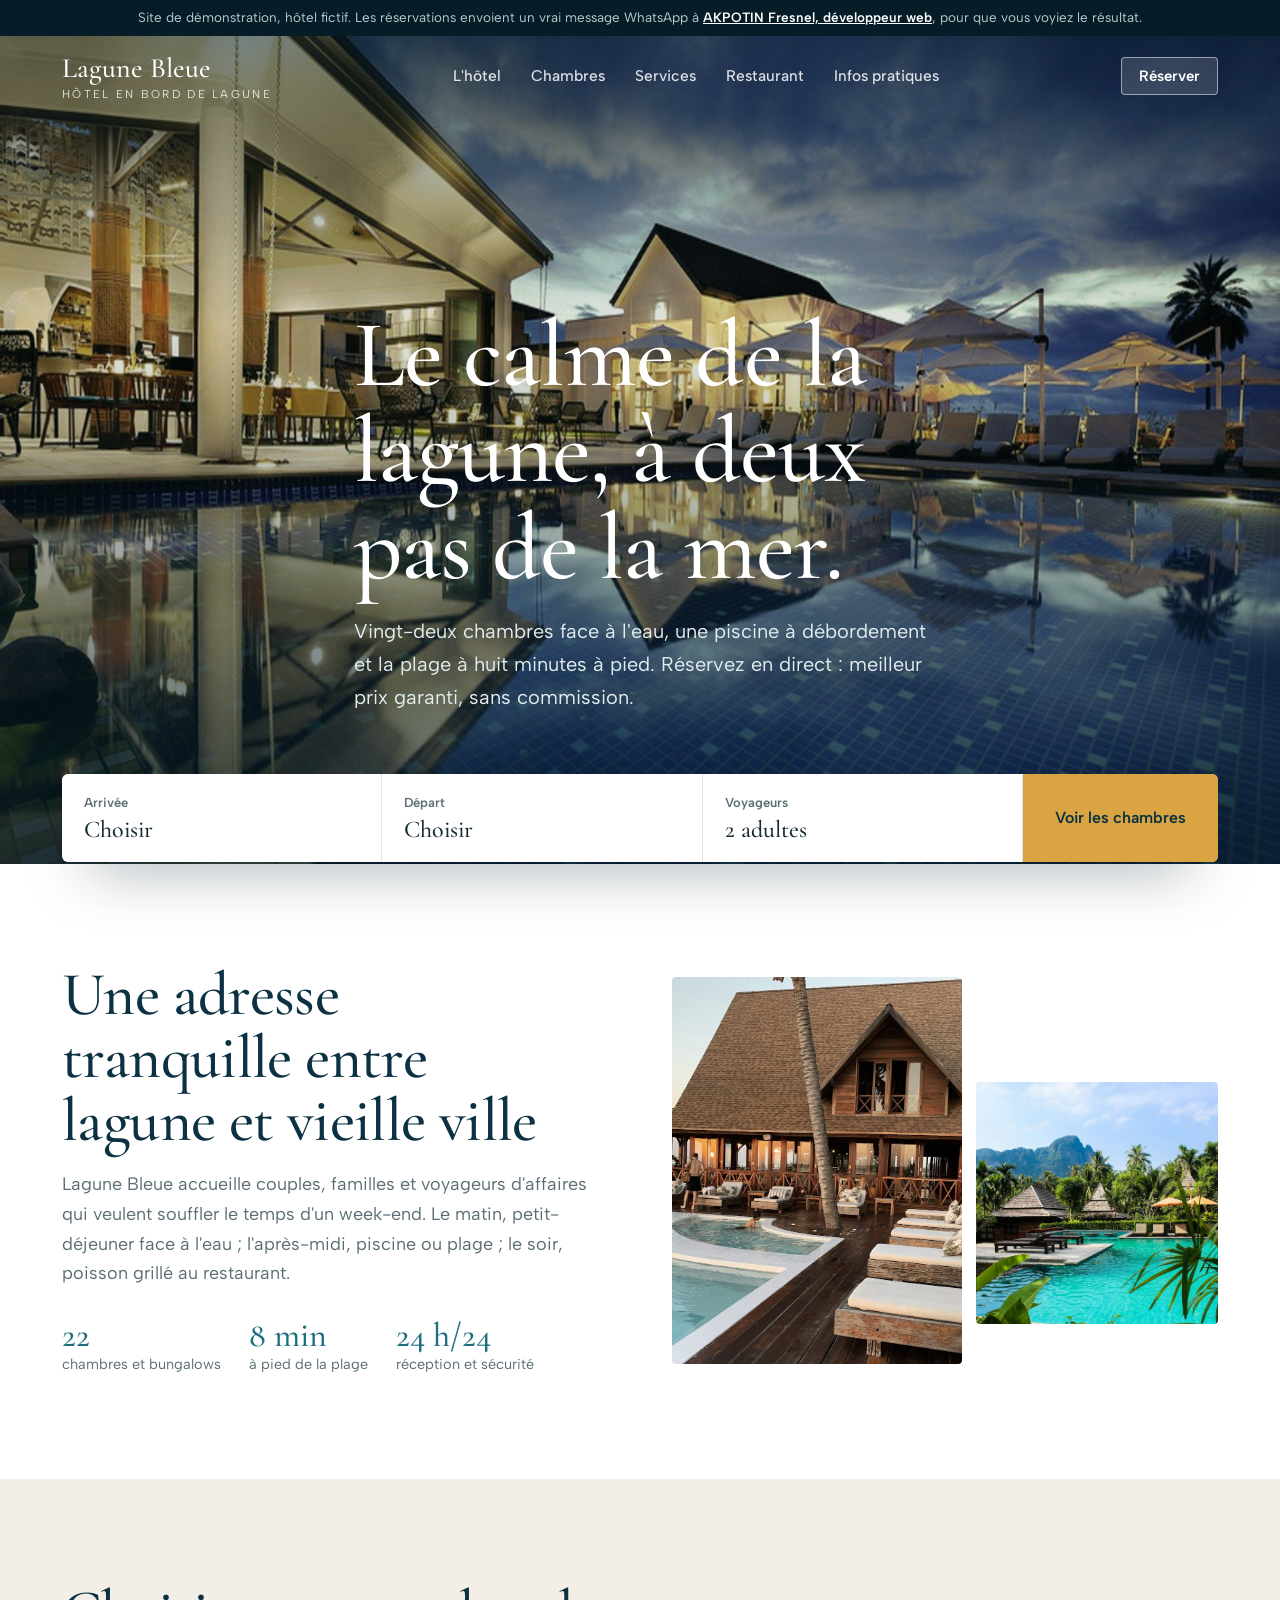
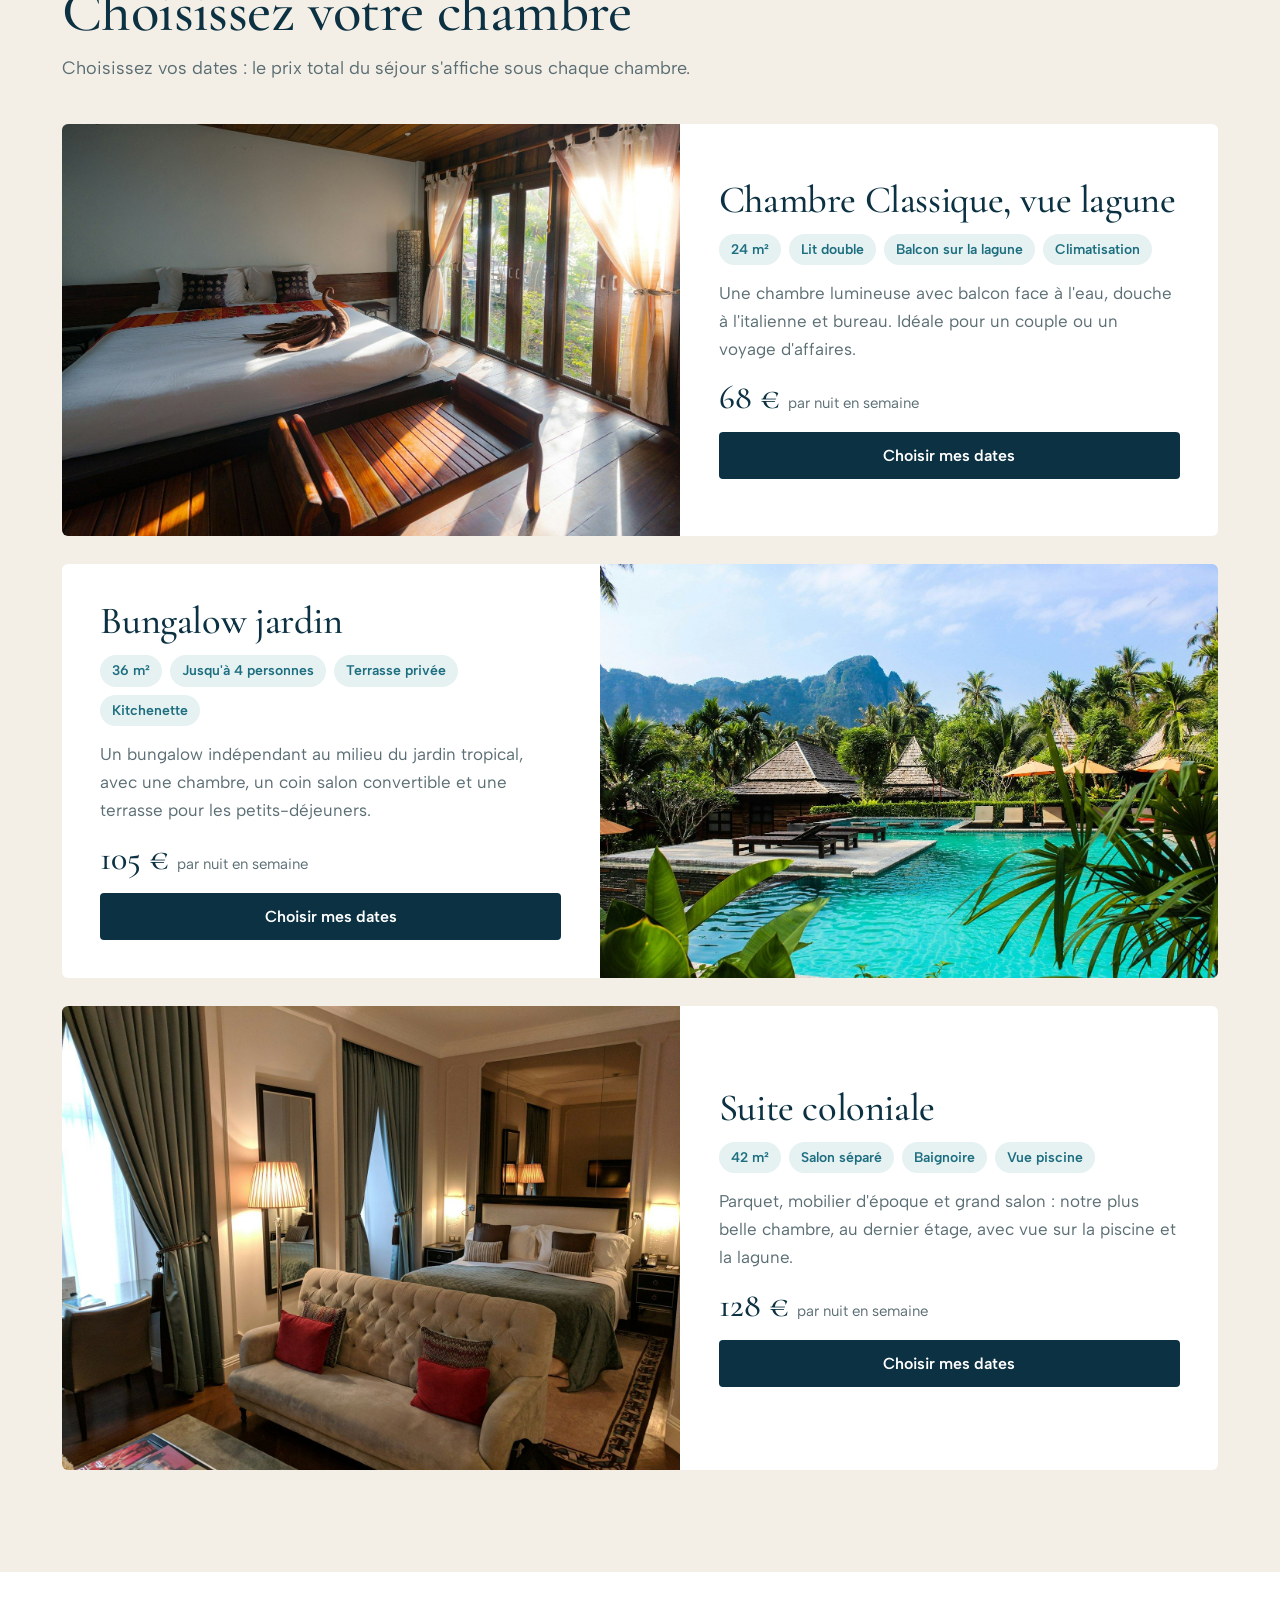
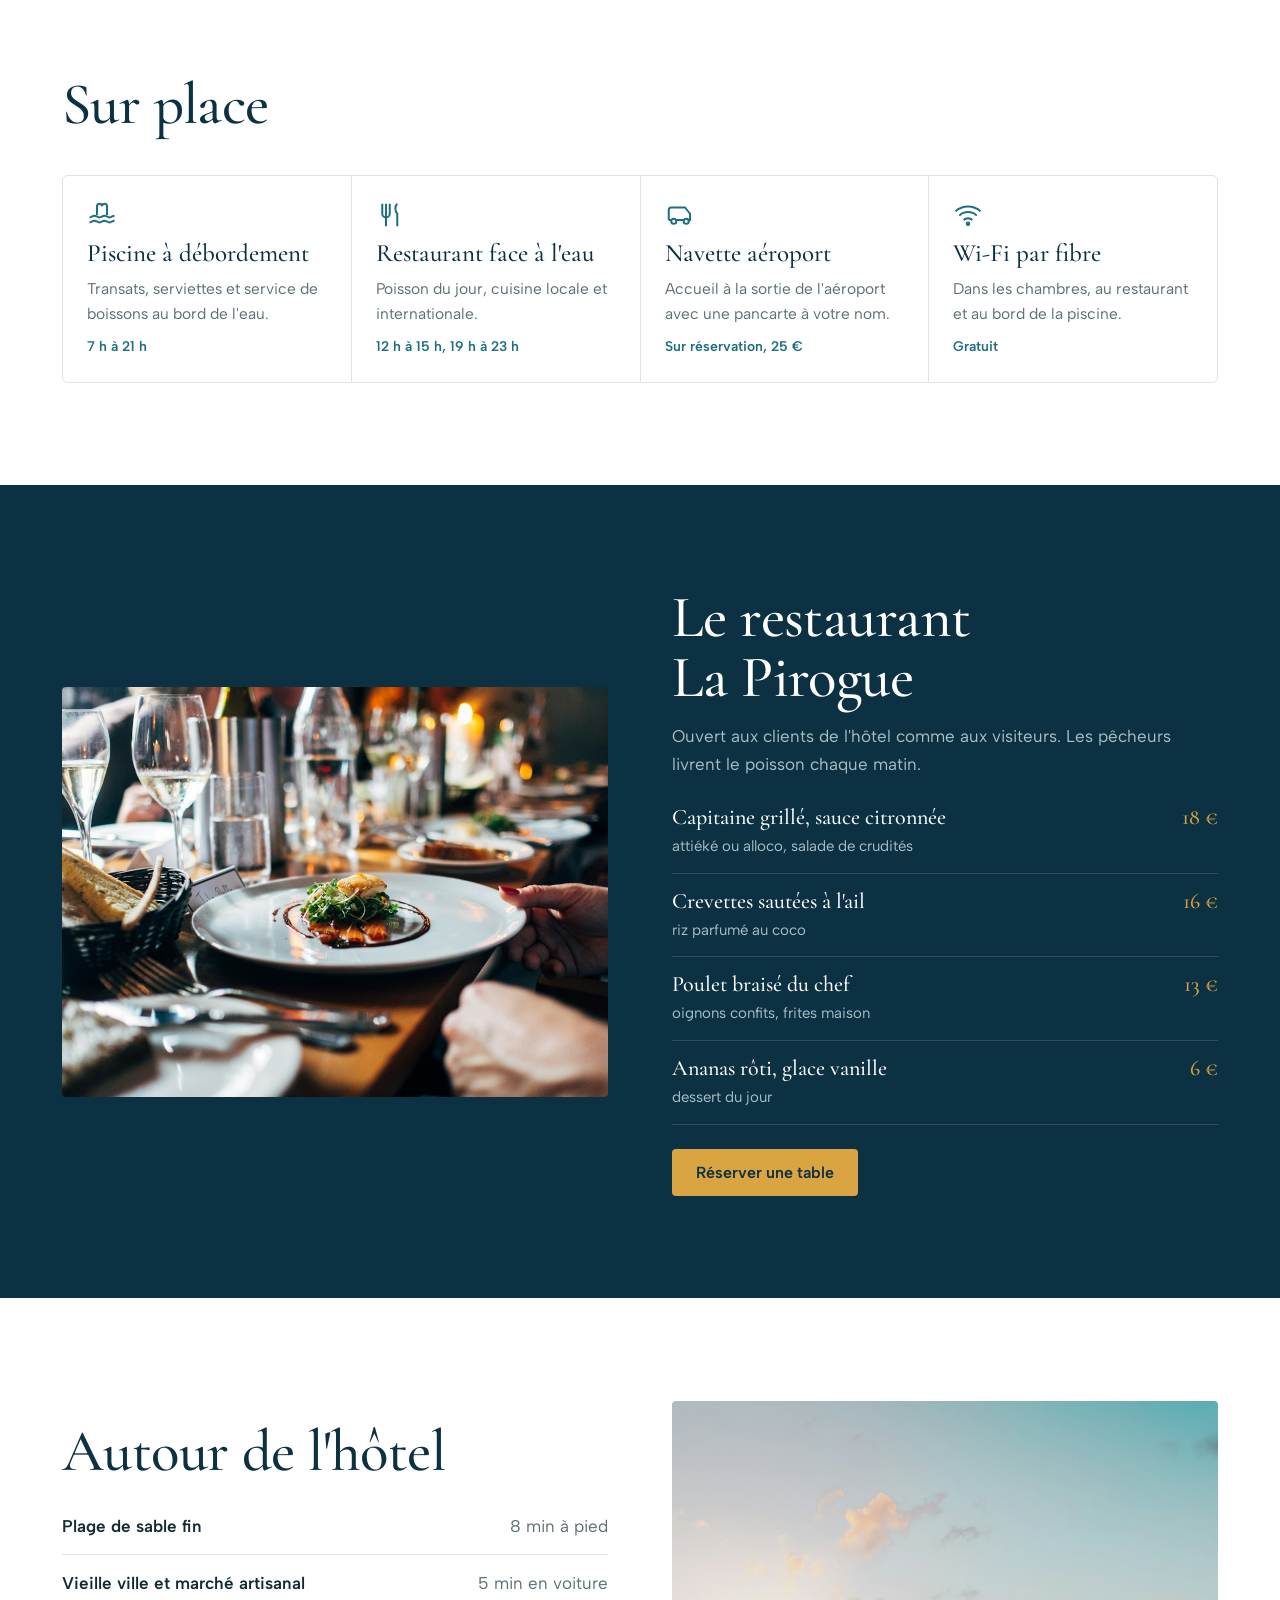
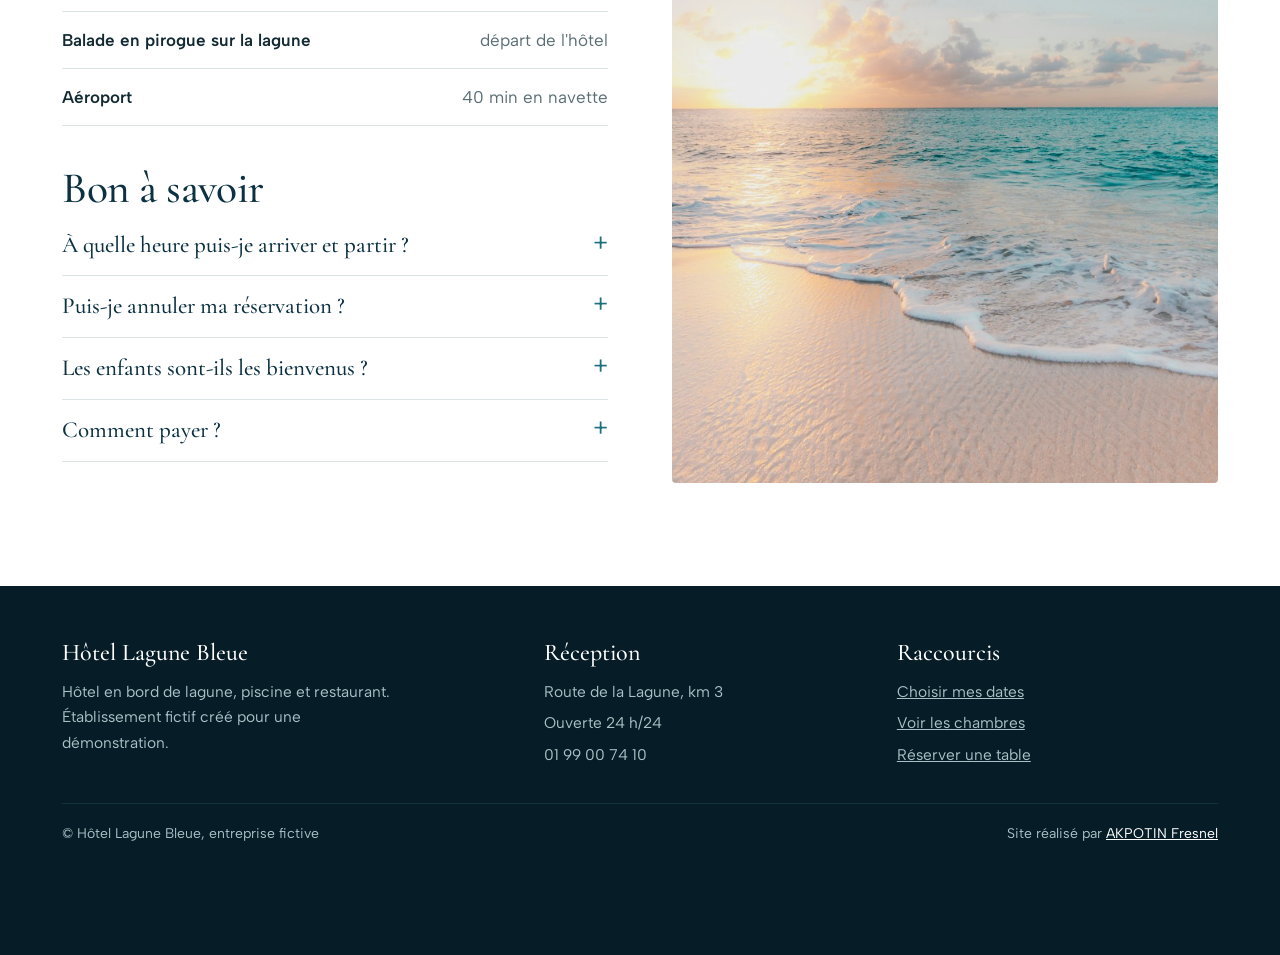
<file: demos/hotel/index.html>
<!doctype html>
<html lang="fr">
<head>
<meta charset="utf-8">
<meta name="viewport" content="width=device-width,initial-scale=1,viewport-fit=cover">
<title>Hôtel Lagune Bleue (démo)</title>
<meta name="description" content="Site de démonstration réalisé par AKPOTIN Fresnel : hôtel fictif en bord de lagune avec calendrier de réservation et prix calculé en direct.">
<meta name="robots" content="noindex">
<meta name="theme-color" content="#0b3142">
<link rel="stylesheet" href="fonts/fonts.css">
<style>
:root{
  --deep:#0b3142;
  --lagoon:#1d6f80;
  --foam:#e6f1f2;
  --sand:#f4efe6;
  --sun:#d9a441;
  --text:#132a33;
  --muted:#5b6e74;
  --line:#dbe5e6;
  --serif:"Cormorant Garamond",Georgia,serif;
  --sans:"Albert Sans",system-ui,sans-serif;
}
*{box-sizing:border-box}
[hidden]{display:none!important}
html{scroll-behavior:smooth;scroll-padding-top:76px}
body{margin:0;font:400 17px/1.65 var(--sans);color:var(--text);background:#fff}
img{max-width:100%;height:auto;display:block}
a{color:inherit}
h1,h2,h3{font-family:var(--serif);font-weight:500;margin:0;line-height:1.02;letter-spacing:-.01em;text-wrap:balance}
p{margin:0}
.in{max-width:1220px;margin:0 auto;padding-inline:20px}
@media (min-width:760px){.in{padding-inline:32px}}
section{padding-block:clamp(64px,8vw,112px)}
:focus-visible{outline:2px solid var(--sun);outline-offset:3px}
.demo{background:#061c26;color:#b9ccd1;font-size:13.5px;text-align:center;padding:8px 16px;line-height:1.45}
.demo a{color:#fff;font-weight:600}

header{position:absolute;left:0;right:0;z-index:20;color:#fff}
header .in{height:80px;display:flex;align-items:center;justify-content:space-between;gap:16px}
.logo{text-decoration:none;display:grid;line-height:1}
.logo b{font:500 28px var(--serif)}
.logo small{font-size:11.5px;letter-spacing:.2em;opacity:.8;margin-top:4px}
nav.main{display:flex;gap:30px;font-size:15.5px;font-weight:500}
nav.main a{text-decoration:none;opacity:.85} nav.main a:hover{opacity:1}
@media (max-width:900px){nav.main{display:none}}
.btn{display:inline-flex;align-items:center;justify-content:center;gap:10px;border:0;border-radius:4px;font:600 16px var(--sans);padding:14px 24px;cursor:pointer;text-decoration:none;transition:background .15s,transform .15s}
.btn:active{transform:translateY(1px)}
.b-sun{background:var(--sun);color:var(--deep)} .b-sun:hover{background:#e7b65a}
.b-deep{background:var(--deep);color:#fff} .b-deep:hover{background:var(--lagoon)}
.b-ghost{background:rgb(255 255 255 / .14);color:#fff;box-shadow:inset 0 0 0 1px rgb(255 255 255 / .5)} .b-ghost:hover{background:rgb(255 255 255 / .24)}
.b-sm{padding:10px 18px;font-size:15px}

.hero{position:relative;min-height:min(92vh,860px);display:grid;align-content:end;color:#fff;padding:0}
.hero>img{position:absolute;inset:0;width:100%;height:100%;object-fit:cover}
.hero::after{content:"";position:absolute;inset:0;background:linear-gradient(180deg,rgb(6 28 38 / .55) 0%,rgb(6 28 38 / .1) 35%,rgb(6 28 38 / .75) 100%)}
.hero .in{position:relative;z-index:1;padding-block:140px 150px}
.hero h1{font-size:clamp(48px,7.4vw,108px);max-width:12ch}
.hero p{font-size:clamp(17px,1.6vw,20px);max-width:44ch;margin-top:18px;color:#e2edef}

/* moteur de réservation */
.engine-wrap{position:relative;z-index:5;margin-top:-90px}
.engine{background:#fff;border-radius:6px;box-shadow:0 30px 60px -30px rgb(6 28 38 / .55);display:grid;grid-template-columns:repeat(3,minmax(0,1fr)) auto}
@media (max-width:900px){.engine{grid-template-columns:minmax(0,1fr)}}
.cell{appearance:none;border:0;background:none;text-align:left;font:inherit;color:inherit;padding:18px 22px;border-right:1px solid var(--line);display:grid;gap:2px;cursor:pointer}
.cell small{font-size:13px;font-weight:600;color:var(--muted)}
.cell b{font:500 24px var(--serif)}
.cell:hover{background:var(--foam)}
@media (max-width:900px){.cell{border-right:0;border-bottom:1px solid var(--line)}}
.engine .btn{border-radius:0 6px 6px 0;padding-inline:32px}
@media (max-width:900px){.engine .btn{border-radius:0 0 6px 6px}}
.pop{position:absolute;left:0;top:calc(100% + 10px);background:#fff;border-radius:8px;box-shadow:0 30px 60px -20px rgb(6 28 38 / .5);padding:20px;z-index:10;width:min(720px,100%)}
.cal-head{display:flex;justify-content:space-between;align-items:center;margin-bottom:12px}
.cal-head button{appearance:none;border:1px solid var(--line);background:#fff;border-radius:50%;width:38px;height:38px;cursor:pointer;font-size:18px}
.cal-head button:disabled{opacity:.3;cursor:default}
.months{display:grid;grid-template-columns:repeat(2,minmax(0,1fr));gap:28px}
@media (max-width:640px){.months{grid-template-columns:minmax(0,1fr)}.months .m:nth-child(2){display:none}}
.m h4{margin:0 0 8px;font:500 22px var(--serif);text-align:center;text-transform:capitalize}
.grid7{display:grid;grid-template-columns:repeat(7,minmax(0,1fr));gap:2px;text-align:center}
.grid7 span{font-size:12.5px;font-weight:600;color:var(--muted);padding:4px 0}
.d{appearance:none;border:0;background:none;font:500 15px var(--sans);aspect-ratio:1;border-radius:6px;cursor:pointer;color:var(--text);position:relative}
.d small{display:block;font-size:10.5px;color:var(--muted);line-height:1}
.d:hover:not(:disabled){background:var(--foam)}
.d:disabled{color:#c3cfd2;cursor:not-allowed}
.d.in-range{background:var(--foam);border-radius:0}
.d.start,.d.end{background:var(--deep);color:#fff}
.d.start small,.d.end small{color:#bcd}
.cal-foot{display:flex;justify-content:space-between;align-items:center;gap:14px;margin-top:14px;flex-wrap:wrap;font-size:15px;color:var(--muted)}
.guests{display:grid;gap:14px;width:min(360px,100%)}
.g-row{display:flex;justify-content:space-between;align-items:center;gap:14px}
.g-row b{display:block;font-weight:600} .g-row span{font-size:14px;color:var(--muted)}
.step{display:flex;align-items:center;gap:12px}
.step button{appearance:none;width:36px;height:36px;border-radius:50%;border:1px solid var(--line);background:#fff;font-size:18px;cursor:pointer}
.step button:disabled{opacity:.35;cursor:default}
.step output{min-width:18px;text-align:center;font-weight:700}

/* hôtel */
.story .wrap{display:grid;grid-template-columns:minmax(0,1fr) minmax(0,1fr);gap:clamp(32px,5vw,80px);align-items:center}
@media (max-width:900px){.story .wrap{grid-template-columns:minmax(0,1fr)}}
.story h2{font-size:clamp(38px,4.8vw,64px);color:var(--deep)}
.story p{color:var(--muted);font-size:18px;margin-top:18px;max-width:52ch}
.story .imgs{display:grid;grid-template-columns:1.2fr 1fr;gap:14px;align-items:end}
.story .imgs img{border-radius:4px;object-fit:cover;width:100%}
.story .imgs img:first-child{aspect-ratio:3/4}
.story .imgs img:last-child{aspect-ratio:1;margin-bottom:40px}
.facts{display:flex;flex-wrap:wrap;gap:28px;margin-top:30px}
.facts div{display:grid}
.facts b{font:500 34px/1 var(--serif);color:var(--lagoon)}
.facts span{font-size:14.5px;color:var(--muted)}

/* chambres */
.rooms{background:var(--sand)}
.sh{display:grid;gap:12px;max-width:60ch;margin-bottom:40px}
.sh h2{font-size:clamp(36px,4.6vw,60px);color:var(--deep)}
.sh p{color:var(--muted);font-size:18px}
.rlist{display:grid;gap:28px}
.room{display:grid;grid-template-columns:minmax(0,1.15fr) minmax(0,1fr);background:#fff;border-radius:6px;overflow:hidden}
.room:nth-child(even){grid-template-columns:minmax(0,1fr) minmax(0,1.15fr)}
.room:nth-child(even) img{order:2}
@media (max-width:860px){.room,.room:nth-child(even){grid-template-columns:minmax(0,1fr)}.room:nth-child(even) img{order:0}}
.room img{width:100%;height:100%;object-fit:cover;min-height:320px}
.room .b{padding:clamp(22px,3vw,40px);display:grid;gap:14px;align-content:center}
.room h3{font-size:clamp(30px,3vw,40px);color:var(--deep)}
.room .tags{display:flex;flex-wrap:wrap;gap:8px}
.room .tags span{background:var(--foam);color:var(--lagoon);border-radius:999px;padding:4px 12px;font-size:14px;font-weight:600}
.room p{color:var(--muted)}
.room .pr{display:flex;align-items:baseline;gap:8px;flex-wrap:wrap}
.room .pr b{font:500 34px var(--serif);color:var(--deep)}
.room .pr span{color:var(--muted);font-size:15px}
.room .avail{font-size:14.5px;font-weight:600;color:#b45309}
.room .avail.ok{color:#15803d}

/* services */
.serv{display:grid;grid-template-columns:repeat(4,minmax(0,1fr));gap:1px;background:var(--line);border:1px solid var(--line);border-radius:6px;overflow:hidden}
@media (max-width:900px){.serv{grid-template-columns:repeat(2,minmax(0,1fr))}}
@media (max-width:520px){.serv{grid-template-columns:minmax(0,1fr)}}
.serv div{background:#fff;padding:24px;display:grid;gap:8px;align-content:start}
.serv svg{color:var(--lagoon)}
.serv b{font:500 25px var(--serif);color:var(--deep)}
.serv span{color:var(--muted);font-size:15.5px}
.serv em{font-style:normal;font-weight:600;font-size:14px;color:var(--lagoon)}

/* restaurant */
.table{background:var(--deep);color:#e2edef}
.table .wrap{display:grid;grid-template-columns:minmax(0,1fr) minmax(0,1fr);gap:clamp(32px,5vw,72px);align-items:center}
@media (max-width:900px){.table .wrap{grid-template-columns:minmax(0,1fr)}}
.table h2{font-size:clamp(36px,4.6vw,60px);color:#fff}
.table img{border-radius:4px;aspect-ratio:4/3;object-fit:cover;width:100%}
.carte{list-style:none;margin:26px 0 0;padding:0;display:grid;gap:14px}
.carte li{display:grid;grid-template-columns:minmax(0,1fr) auto;gap:4px 18px;padding-bottom:14px;border-bottom:1px solid rgb(255 255 255 / .14)}
.carte b{font:500 22px var(--serif);color:#fff}
.carte em{font-style:normal;font:500 22px var(--serif);color:var(--sun)}
.carte span{grid-column:1/-1;color:#a9c0c6;font-size:15px}

/* alentours */
.around{display:grid;grid-template-columns:minmax(0,1fr) minmax(0,1fr);gap:clamp(32px,5vw,72px);align-items:center}
@media (max-width:900px){.around{grid-template-columns:minmax(0,1fr)}}
.around img{border-radius:4px;aspect-ratio:4/5;object-fit:cover;width:100%}
.near{list-style:none;margin:0;padding:0}
.near li{display:flex;justify-content:space-between;gap:16px;padding:14px 0;border-bottom:1px solid var(--line)}
.near b{font-weight:600}
.near span{color:var(--muted);white-space:nowrap}
details{border-bottom:1px solid var(--line)}
summary{cursor:pointer;list-style:none;display:flex;justify-content:space-between;gap:16px;padding:16px 0;font:500 23px/1.25 var(--serif);color:var(--deep)}
summary::-webkit-details-marker{display:none}
summary::after{content:"+";font:400 24px/1 var(--sans);color:var(--lagoon);transition:transform .2s}
details[open] summary::after{transform:rotate(45deg)}
details p{padding:0 0 18px;color:var(--muted)}

/* récapitulatif de réservation */
.sum{position:fixed;left:50%;bottom:16px;transform:translateX(-50%);z-index:40;width:min(980px,calc(100% - 24px));background:var(--deep);color:#fff;border-radius:8px;padding:14px 16px 14px 22px;display:flex;align-items:center;justify-content:space-between;gap:16px;box-shadow:0 20px 50px -14px rgb(0 0 0 / .55)}
.sum .t{display:grid;line-height:1.35}
.sum .t small{color:#a9c0c6;font-size:14px}
.sum .t b{font:500 24px var(--serif)}
@media (max-width:620px){.sum .t small{font-size:12.5px}.sum .t b{font-size:20px}}

footer{background:#061c26;color:#a9c0c6;padding-block:52px 110px;font-size:15.5px}
.fg{display:grid;grid-template-columns:1.4fr 1fr 1fr;gap:32px}
@media (max-width:760px){.fg{grid-template-columns:minmax(0,1fr)}}
footer h4{font:500 24px var(--serif);color:#fff;margin:0 0 12px}
footer ul{list-style:none;margin:0;padding:0;display:grid;gap:6px}
.legal{margin-top:36px;padding-top:18px;border-top:1px solid #14323e;display:flex;flex-wrap:wrap;justify-content:space-between;gap:10px;font-size:14px}
.legal a{color:#fff}
@media (prefers-reduced-motion:reduce){*{transition:none!important}html{scroll-behavior:auto}}
</style>
</head>
<body>
<div class="demo">Site de démonstration, hôtel fictif. Les réservations envoient un vrai message WhatsApp à <a href="../../">AKPOTIN Fresnel, développeur web</a>, pour que vous voyiez le résultat.</div>

<div style="position:relative">
<header>
  <div class="in">
    <a class="logo" href="#top" aria-label="Hôtel Lagune Bleue, accueil"><b>Lagune Bleue</b><small>HÔTEL EN BORD DE LAGUNE</small></a>
    <nav class="main" aria-label="Sections"><a href="#hotel">L'hôtel</a><a href="#chambres">Chambres</a><a href="#services">Services</a><a href="#restaurant">Restaurant</a><a href="#infos">Infos pratiques</a></nav>
    <a class="btn b-ghost b-sm" href="#reserver">Réserver</a>
  </div>
</header>

<main id="top">
  <section class="hero">
    <img src="img/nuit.jpg" alt="La piscine de l'hôtel illuminée à la tombée de la nuit" width="1600" height="1600" fetchpriority="high">
    <div class="in">
      <h1>Le calme de la lagune, à deux pas de la mer.</h1>
      <p>Vingt-deux chambres face à l'eau, une piscine à débordement et la plage à huit minutes à pied. Réservez en direct : meilleur prix garanti, sans commission.</p>
    </div>
  </section>

  <div class="in engine-wrap" id="reserver">
    <div class="engine">
      <button class="cell" type="button" id="cIn" aria-haspopup="dialog" aria-expanded="false"><small>Arrivée</small><b id="vIn">Choisir</b></button>
      <button class="cell" type="button" id="cOut" aria-haspopup="dialog" aria-expanded="false"><small>Départ</small><b id="vOut">Choisir</b></button>
      <button class="cell" type="button" id="cG" aria-haspopup="dialog" aria-expanded="false"><small>Voyageurs</small><b id="vG">2 adultes</b></button>
      <a class="btn b-sun" href="#chambres" id="see">Voir les chambres</a>
    </div>
    <div class="pop" id="calPop" role="dialog" aria-label="Choisir les dates du séjour" hidden>
      <div class="cal-head"><button type="button" id="prevM" aria-label="Mois précédent">‹</button><strong id="calHint" style="font-weight:600">Choisissez votre date d'arrivée</strong><button type="button" id="nextM" aria-label="Mois suivant">›</button></div>
      <div class="months" id="months"></div>
      <div class="cal-foot"><span>Prix indiqué : chambre Classique, par nuit. Le week-end est un peu plus cher.</span><button class="btn b-deep b-sm" type="button" id="calOk">Valider les dates</button></div>
    </div>
    <div class="pop" id="gPop" role="dialog" aria-label="Choisir les voyageurs" hidden style="width:auto">
      <div class="guests">
        <div class="g-row"><div><b>Adultes</b><span>13 ans et plus</span></div><div class="step"><button type="button" data-k="a" data-d="-1" aria-label="Retirer un adulte">−</button><output id="oA">2</output><button type="button" data-k="a" data-d="1" aria-label="Ajouter un adulte">+</button></div></div>
        <div class="g-row"><div><b>Enfants</b><span>De 2 à 12 ans</span></div><div class="step"><button type="button" data-k="c" data-d="-1" aria-label="Retirer un enfant">−</button><output id="oC">0</output><button type="button" data-k="c" data-d="1" aria-label="Ajouter un enfant">+</button></div></div>
        <button class="btn b-deep b-sm" type="button" id="gOk">Valider</button>
      </div>
    </div>
  </div>

  <section class="story" id="hotel">
    <div class="in wrap">
      <div>
        <h2>Une adresse tranquille entre lagune et vieille ville</h2>
        <p>Lagune Bleue accueille couples, familles et voyageurs d'affaires qui veulent souffler le temps d'un week-end. Le matin, petit-déjeuner face à l'eau ; l'après-midi, piscine ou plage ; le soir, poisson grillé au restaurant.</p>
        <div class="facts"><div><b>22</b><span>chambres et bungalows</span></div><div><b>8 min</b><span>à pied de la plage</span></div><div><b>24 h/24</b><span>réception et sécurité</span></div></div>
      </div>
      <div class="imgs"><img src="img/piscine.jpg" alt="Transats au bord de la piscine, face à l'hôtel" loading="lazy" width="1600" height="1067"><img src="img/jardin.jpg" alt="Jardin tropical et bungalows" loading="lazy" width="1600" height="1067"></div>
    </div>
  </section>

  <section class="rooms" id="chambres">
    <div class="in">
      <div class="sh"><h2>Choisissez votre chambre</h2><p id="roomsIntro">Choisissez vos dates : le prix total du séjour s'affiche sous chaque chambre.</p></div>
      <div class="rlist" id="rlist"></div>
    </div>
  </section>

  <section id="services">
    <div class="in">
      <div class="sh"><h2>Sur place</h2></div>
      <div class="serv">
        <div><svg width="30" height="30" viewBox="0 0 24 24" fill="none" stroke="currentColor" stroke-width="1.6" aria-hidden="true"><path d="M2 18c2 0 2-1.5 4-1.5S8 18 10 18s2-1.5 4-1.5 2 1.5 4 1.5 2-1.5 4-1.5M2 14c2 0 2-1.5 4-1.5S8 14 10 14s2-1.5 4-1.5 2 1.5 4 1.5 2-1.5 4-1.5M8 12V5a2 2 0 0 1 4 0M16 12V5a2 2 0 0 0-4 0"/></svg><b>Piscine à débordement</b><span>Transats, serviettes et service de boissons au bord de l'eau.</span><em>7 h à 21 h</em></div>
        <div><svg width="30" height="30" viewBox="0 0 24 24" fill="none" stroke="currentColor" stroke-width="1.6" aria-hidden="true"><path d="M5 3v8a3 3 0 0 0 6 0V3M8 3v18M17 3c-2 2-2 6 0 8v10"/></svg><b>Restaurant face à l'eau</b><span>Poisson du jour, cuisine locale et internationale.</span><em>12 h à 15 h, 19 h à 23 h</em></div>
        <div><svg width="30" height="30" viewBox="0 0 24 24" fill="none" stroke="currentColor" stroke-width="1.6" aria-hidden="true"><path d="M3 16V8a2 2 0 0 1 2-2h11l4 5v5h-2M3 16h2m4 0h6"/><circle cx="7" cy="17" r="2"/><circle cx="17" cy="17" r="2"/></svg><b>Navette aéroport</b><span>Accueil à la sortie de l'aéroport avec une pancarte à votre nom.</span><em>Sur réservation, 25 €</em></div>
        <div><svg width="30" height="30" viewBox="0 0 24 24" fill="none" stroke="currentColor" stroke-width="1.6" aria-hidden="true"><path d="M2 9a15 15 0 0 1 20 0M5 12.5a10 10 0 0 1 14 0M8.5 16a5 5 0 0 1 7 0"/><circle cx="12" cy="19" r="1"/></svg><b>Wi-Fi par fibre</b><span>Dans les chambres, au restaurant et au bord de la piscine.</span><em>Gratuit</em></div>
      </div>
    </div>
  </section>

  <section class="table" id="restaurant">
    <div class="in wrap">
      <img src="img/restaurant.jpg" alt="Plat servi au restaurant de l'hôtel" loading="lazy" width="1200" height="800">
      <div>
        <h2>Le restaurant La Pirogue</h2>
        <p style="margin-top:14px;color:#a9c0c6;max-width:48ch">Ouvert aux clients de l'hôtel comme aux visiteurs. Les pêcheurs livrent le poisson chaque matin.</p>
        <ul class="carte">
          <li><b>Capitaine grillé, sauce citronnée</b><em>18 €</em><span>attiéké ou alloco, salade de crudités</span></li>
          <li><b>Crevettes sautées à l'ail</b><em>16 €</em><span>riz parfumé au coco</span></li>
          <li><b>Poulet braisé du chef</b><em>13 €</em><span>oignons confits, frites maison</span></li>
          <li><b>Ananas rôti, glace vanille</b><em>6 €</em><span>dessert du jour</span></li>
        </ul>
        <a class="btn b-sun" style="margin-top:24px" target="_blank" rel="noopener" href="https://wa.me/2290153829990?text=Bonjour%2C%20je%20souhaite%20r%C3%A9server%20une%20table%20au%20restaurant%20La%20Pirogue%20(d%C3%A9mo%20H%C3%B4tel%20Lagune%20Bleue).">Réserver une table</a>
      </div>
    </div>
  </section>

  <section id="infos">
    <div class="in around">
      <div>
        <div class="sh" style="margin-bottom:16px"><h2>Autour de l'hôtel</h2></div>
        <ul class="near">
          <li><b>Plage de sable fin</b><span>8 min à pied</span></li>
          <li><b>Vieille ville et marché artisanal</b><span>5 min en voiture</span></li>
          <li><b>Balade en pirogue sur la lagune</b><span>départ de l'hôtel</span></li>
          <li><b>Aéroport</b><span>40 min en navette</span></li>
        </ul>
        <div class="sh" style="margin:40px 0 4px"><h2 style="font-size:clamp(30px,3.4vw,44px)">Bon à savoir</h2></div>
        <details><summary>À quelle heure puis-je arriver et partir ?</summary><p>La chambre est prête à partir de 14 h et se libère à 12 h. Un départ tardif jusqu'à 17 h est possible pour 20 €, selon les disponibilités.</p></details>
        <details><summary>Puis-je annuler ma réservation ?</summary><p>Oui, gratuitement jusqu'à 72 h avant l'arrivée. Ensuite, la première nuit est due.</p></details>
        <details><summary>Les enfants sont-ils les bienvenus ?</summary><p>Oui. Le lit bébé est offert, et les enfants de moins de 6 ans dorment gratuitement dans la chambre des parents.</p></details>
        <details><summary>Comment payer ?</summary><p>Par carte, virement ou mobile money. Un acompte de 30 % confirme la réservation, le solde se règle sur place.</p></details>
      </div>
      <img src="img/plage.jpg" alt="Plage de sable au coucher du soleil, près de l'hôtel" loading="lazy" width="1000" height="1200">
    </div>
  </section>
</main>
</div>

<div class="sum" id="sum" hidden aria-live="polite">
  <div class="t"><small id="sumTxt"></small><b id="sumPrice"></b></div>
  <a class="btn b-sun" id="sumBtn" target="_blank" rel="noopener">Réserver sur WhatsApp</a>
</div>

<footer>
  <div class="in">
    <div class="fg">
      <div><h4>Hôtel Lagune Bleue</h4><p style="max-width:34ch">Hôtel en bord de lagune, piscine et restaurant. Établissement fictif créé pour une démonstration.</p></div>
      <div><h4>Réception</h4><ul><li>Route de la Lagune, km 3</li><li>Ouverte 24 h/24</li><li>01 99 00 74 10</li></ul></div>
      <div><h4>Raccourcis</h4><ul><li><a href="#reserver">Choisir mes dates</a></li><li><a href="#chambres">Voir les chambres</a></li><li><a href="#restaurant">Réserver une table</a></li></ul></div>
    </div>
    <div class="legal"><span>© Hôtel Lagune Bleue, entreprise fictive</span><span>Site réalisé par <a href="../../">AKPOTIN Fresnel</a></span></div>
  </div>
</footer>

<script>
const WA='2290153829990',wa=t=>`https://wa.me/${WA}?text=${encodeURIComponent(t)}`;
const $=id=>document.getElementById(id);
const eur=n=>Math.round(n).toLocaleString('fr-FR').replace(/ /g,' ')+' €';
const ROOMS=[
 {k:'classique',n:'Chambre Classique, vue lagune',img:'chambre',size:24,max:2,base:68,tags:['24 m²','Lit double','Balcon sur la lagune','Climatisation'],desc:"Une chambre lumineuse avec balcon face à l'eau, douche à l'italienne et bureau. Idéale pour un couple ou un voyage d'affaires.",stock:6},
 {k:'bungalow',n:'Bungalow jardin',img:'jardin',size:36,max:4,base:105,tags:['36 m²','Jusqu\'à 4 personnes','Terrasse privée','Kitchenette'],desc:"Un bungalow indépendant au milieu du jardin tropical, avec une chambre, un coin salon convertible et une terrasse pour les petits-déjeuners.",stock:3},
 {k:'suite',n:'Suite coloniale',img:'suite',size:42,max:3,base:128,tags:['42 m²','Salon séparé','Baignoire','Vue piscine'],desc:"Parquet, mobilier d'époque et grand salon : notre plus belle chambre, au dernier étage, avec vue sur la piscine et la lagune.",stock:2}];
const night=(r,d)=>{const w=d.getDay();return r.base+((w===5||w===6)?15:0)};
let ci=null,co=null,A=2,C=0,view=0;
const today=new Date();today.setHours(0,0,0,0);
const fmt=d=>d.toLocaleDateString('fr-FR',{weekday:'short',day:'numeric',month:'short'});
const nights=()=>ci&&co?Math.round((co-ci)/864e5):0;
const rnd=s=>{const x=Math.sin(s)*1e4;return x-Math.floor(x)};
function left(r){if(!ci||!co)return r.stock;let m=r.stock;for(let d=new Date(ci);d<co;d.setDate(d.getDate()+1)){m=Math.min(m,Math.floor(r.stock*(.35+rnd(d.getDate()*13+d.getMonth()+r.base)*.9)))}return Math.max(m,0)}
function total(r){let t=0;for(let d=new Date(ci);d<co;d.setDate(d.getDate()+1))t+=night(r,new Date(d));const tax=nights()*(A)*1.5;return {t,tax}}

/* popovers */
function openPop(id,btn){['calPop','gPop'].forEach(p=>{$(p).hidden=p!==id});document.querySelectorAll('.cell').forEach(c=>c.setAttribute('aria-expanded',c===btn));if(id==='calPop')renderCal()}
function closePops(){$('calPop').hidden=true;$('gPop').hidden=true;document.querySelectorAll('.cell').forEach(c=>c.setAttribute('aria-expanded','false'))}
$('cIn').onclick=()=>openPop('calPop',$('cIn'));$('cOut').onclick=()=>openPop('calPop',$('cOut'));$('cG').onclick=()=>openPop('gPop',$('cG'));
document.addEventListener('keydown',e=>{if(e.key==='Escape')closePops()});
document.addEventListener('click',e=>{if(!e.target.closest('.pop,.cell'))closePops()});

/* calendrier sur deux mois */
function renderCal(){const out=[];for(let k=0;k<2;k++){const m=new Date(today.getFullYear(),today.getMonth()+view+k,1);const first=(m.getDay()+6)%7;const dim=new Date(m.getFullYear(),m.getMonth()+1,0).getDate();
  let h=`<div class="m"><h4>${m.toLocaleDateString('fr-FR',{month:'long',year:'numeric'})}</h4><div class="grid7">${['L','M','M','J','V','S','D'].map(x=>`<span>${x}</span>`).join('')}`;
  for(let i=0;i<first;i++)h+='<i></i>';
  for(let d=1;d<=dim;d++){const dt=new Date(m.getFullYear(),m.getMonth(),d);const past=dt<today;let cls='d';
    if(ci&&+dt===+ci)cls+=' start';if(co&&+dt===+co)cls+=' end';if(ci&&co&&dt>ci&&dt<co)cls+=' in-range';
    h+=`<button type="button" class="${cls}" data-t="${+dt}" ${past?'disabled':''} aria-label="${dt.toLocaleDateString('fr-FR',{weekday:'long',day:'numeric',month:'long'})}${past?', indisponible':''}">${d}${past?'':`<small>${night(ROOMS[0],dt)}</small>`}</button>`}
  out.push(h+'</div></div>')}
  $('months').innerHTML=out.join('');$('prevM').disabled=view===0;
  $('calHint').textContent=!ci||co?'Choisissez votre date d\'arrivée':'Choisissez votre date de départ';
  $('months').querySelectorAll('.d:not(:disabled)').forEach(b=>b.onclick=e=>{e.stopPropagation();const t=new Date(+b.dataset.t);if(!ci||co||t<=ci){ci=t;co=null}else co=t;renderCal();sync()})}
$('prevM').onclick=e=>{e.stopPropagation();if(view>0){view--;renderCal()}};$('nextM').onclick=e=>{e.stopPropagation();if(view<10){view++;renderCal()}};
$('calOk').onclick=()=>{if(ci&&!co){co=new Date(ci);co.setDate(co.getDate()+1)}closePops();sync();if(ci)$('chambres').scrollIntoView()};

/* voyageurs */
document.querySelectorAll('.step button').forEach(b=>b.onclick=e=>{e.stopPropagation();const d=+b.dataset.d;if(b.dataset.k==='a')A=Math.min(6,Math.max(1,A+d));else C=Math.min(4,Math.max(0,C+d));sync()});
$('gOk').onclick=()=>{closePops();sync()};

let chosen=null;
function sync(){$('vIn').textContent=ci?fmt(ci):'Choisir';$('vOut').textContent=co?fmt(co):'Choisir';$('vG').textContent=`${A} adulte${A>1?'s':''}${C?`, ${C} enfant${C>1?'s':''}`:''}`;
  $('oA').textContent=A;$('oC').textContent=C;
  document.querySelectorAll('.step button').forEach(b=>{const v=b.dataset.k==='a'?A:C;b.disabled=(+b.dataset.d<0&&v<=(b.dataset.k==='a'?1:0))||(+b.dataset.d>0&&v>=(b.dataset.k==='a'?6:4))});
  const n=nights();$('roomsIntro').textContent=n?`Pour ${n} nuit${n>1?'s':''}, du ${fmt(ci)} au ${fmt(co)}, ${$('vG').textContent}. Taxe de séjour comprise.`:'Choisissez vos dates : le prix total du séjour s\'affiche sous chaque chambre.';
  rooms();summary()}
function rooms(){const n=nights(),g=A+C;
  $('rlist').innerHTML=ROOMS.map(r=>{const fits=g<=r.max,l=left(r);let price=`<b>${eur(r.base)}</b><span>par nuit en semaine</span>`,av='';
    if(n){const {t,tax}=total(r);price=`<b>${eur(t+tax)}</b><span>pour ${n} nuit${n>1?'s':''}, soit ${eur((t+tax)/n)} par nuit</span>`;av=!fits?`<span class="avail">Trop petite pour ${g} personnes (${r.max} au maximum)</span>`:l===0?'<span class="avail">Complet à ces dates</span>':`<span class="avail ${l>2?'ok':''}">${l>2?'Disponible à ces dates':`Plus que ${l} disponible${l>1?'s':''} à ces dates`}</span>`}
    const can=n&&fits&&l>0;
    return `<article class="room"><img src="img/${r.img}.jpg" alt="${r.n}" loading="lazy" width="1600" height="1067"><div class="b"><h3>${r.n}</h3><div class="tags">${r.tags.map(t=>`<span>${t}</span>`).join('')}</div><p>${r.desc}</p><div class="pr">${price}</div>${av}<button class="btn ${chosen===r.k&&can?'b-sun':'b-deep'}" type="button" data-k="${r.k}" ${n&&!can?'disabled style="opacity:.45;cursor:not-allowed"':''}>${!n?'Choisir mes dates':chosen===r.k&&can?'Chambre choisie':'Choisir cette chambre'}</button></div></article>`}).join('');
  $('rlist').querySelectorAll('button[data-k]').forEach(b=>b.onclick=e=>{e.stopPropagation();if(!nights()){$('reserver').scrollIntoView();openPop('calPop',$('cIn'));return}chosen=b.dataset.k;rooms();summary()})}
function summary(){const r=ROOMS.find(x=>x.k===chosen),n=nights();if(!r||!n||A+C>r.max||left(r)===0){$('sum').hidden=true;return}
  const {t,tax}=total(r);$('sum').hidden=false;$('sumTxt').textContent=`${r.n}, ${n} nuit${n>1?'s':''}, ${$('vG').textContent}`;$('sumPrice').textContent=`${eur(t+tax)} au total`;
  $('sumBtn').href=wa(`Bonjour Hôtel Lagune Bleue (démo), je souhaite réserver :\n${r.n}\nArrivée : ${ci.toLocaleDateString('fr-FR',{weekday:'long',day:'numeric',month:'long'})}\nDépart : ${co.toLocaleDateString('fr-FR',{weekday:'long',day:'numeric',month:'long'})}\n${n} nuit${n>1?'s':''}, ${$('vG').textContent}\nTotal annoncé : ${eur(t+tax)} (taxe de séjour comprise)\n\nMerci de me confirmer la disponibilité.`)}
sync();
</script>
</body>
</html>
</file>
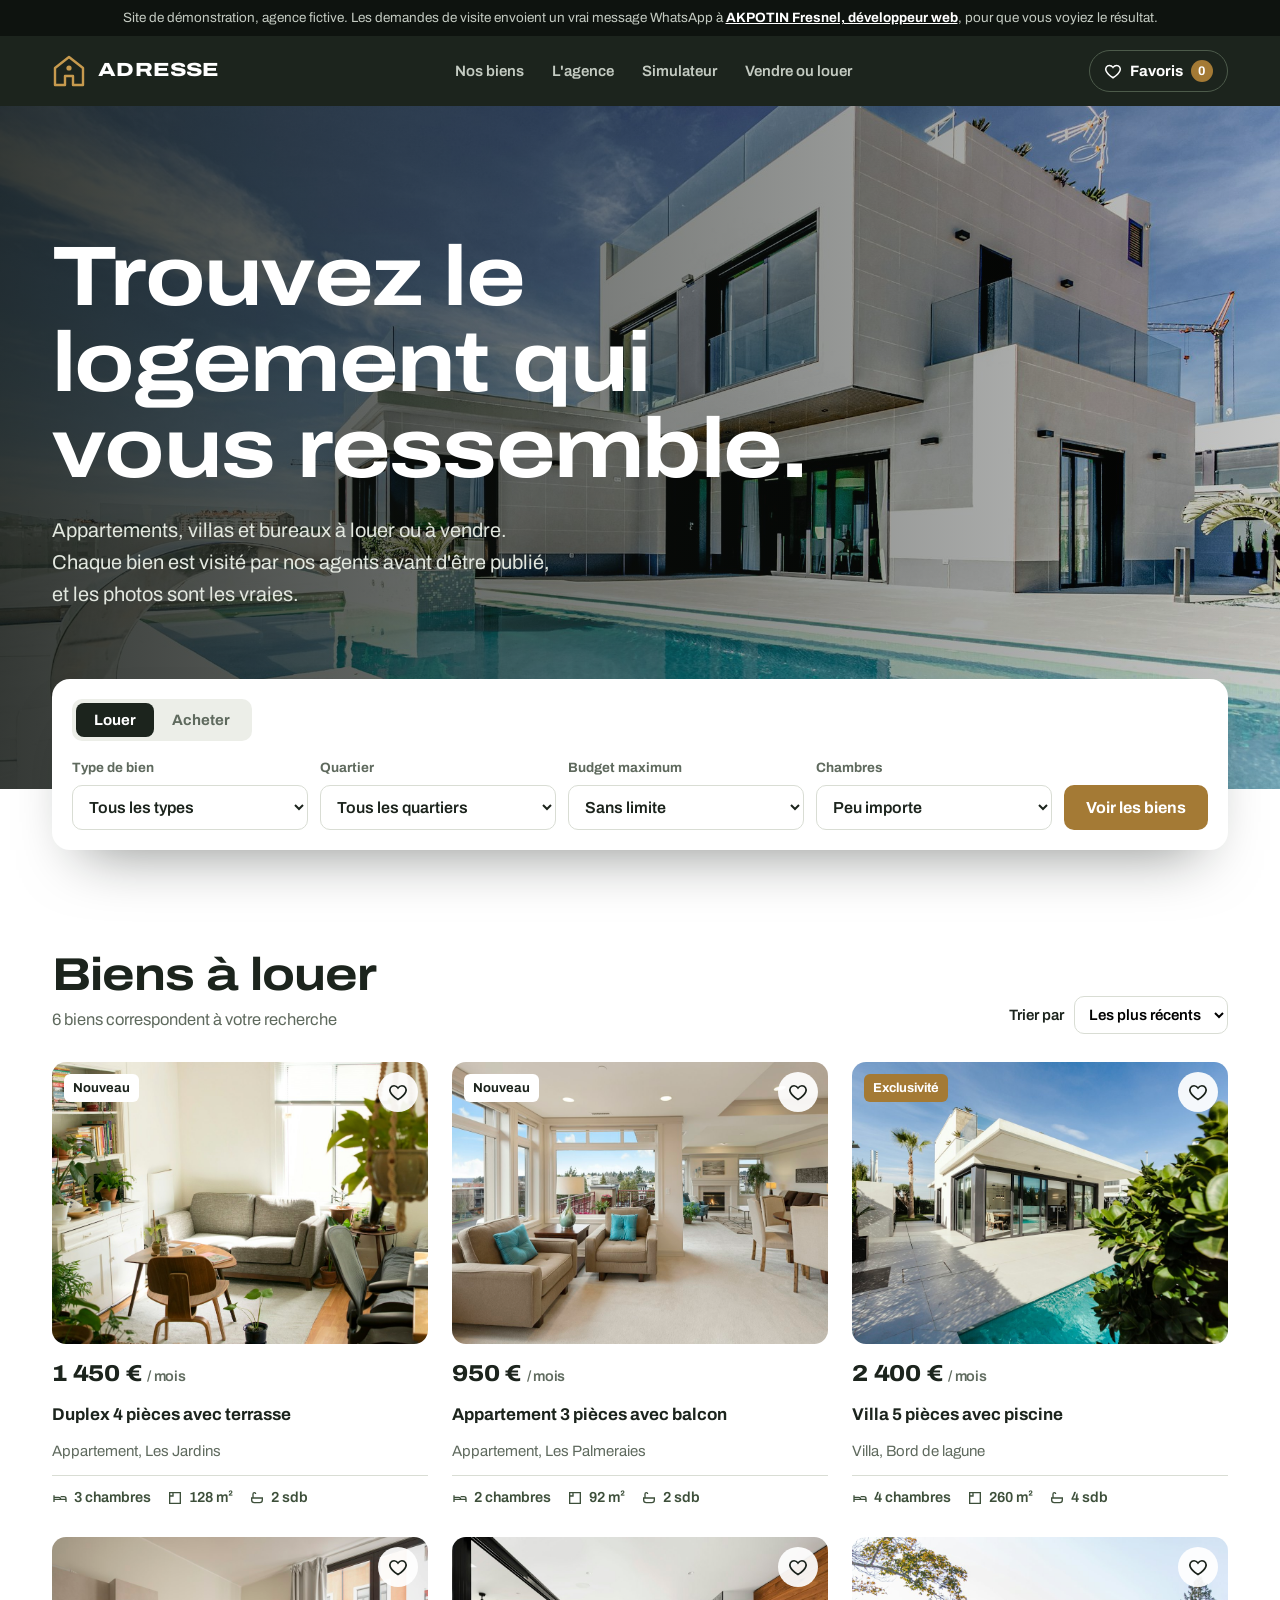
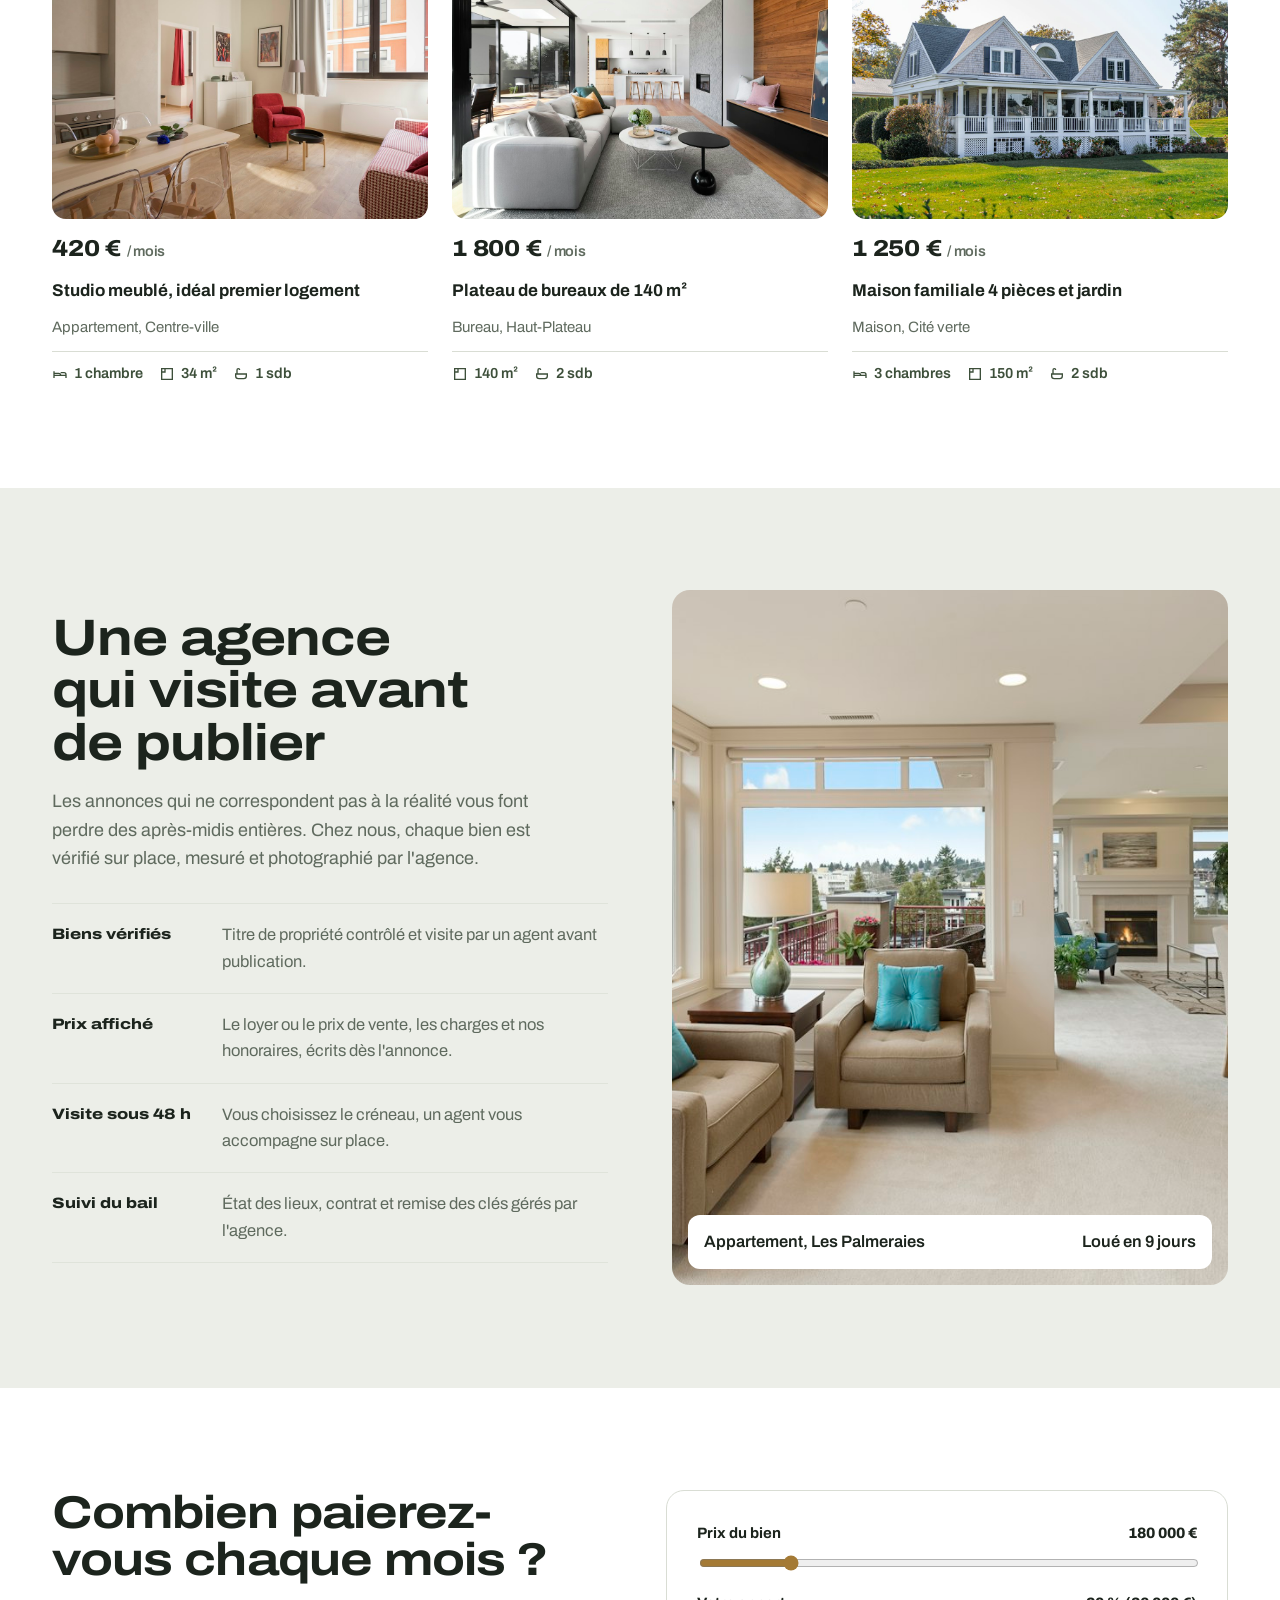
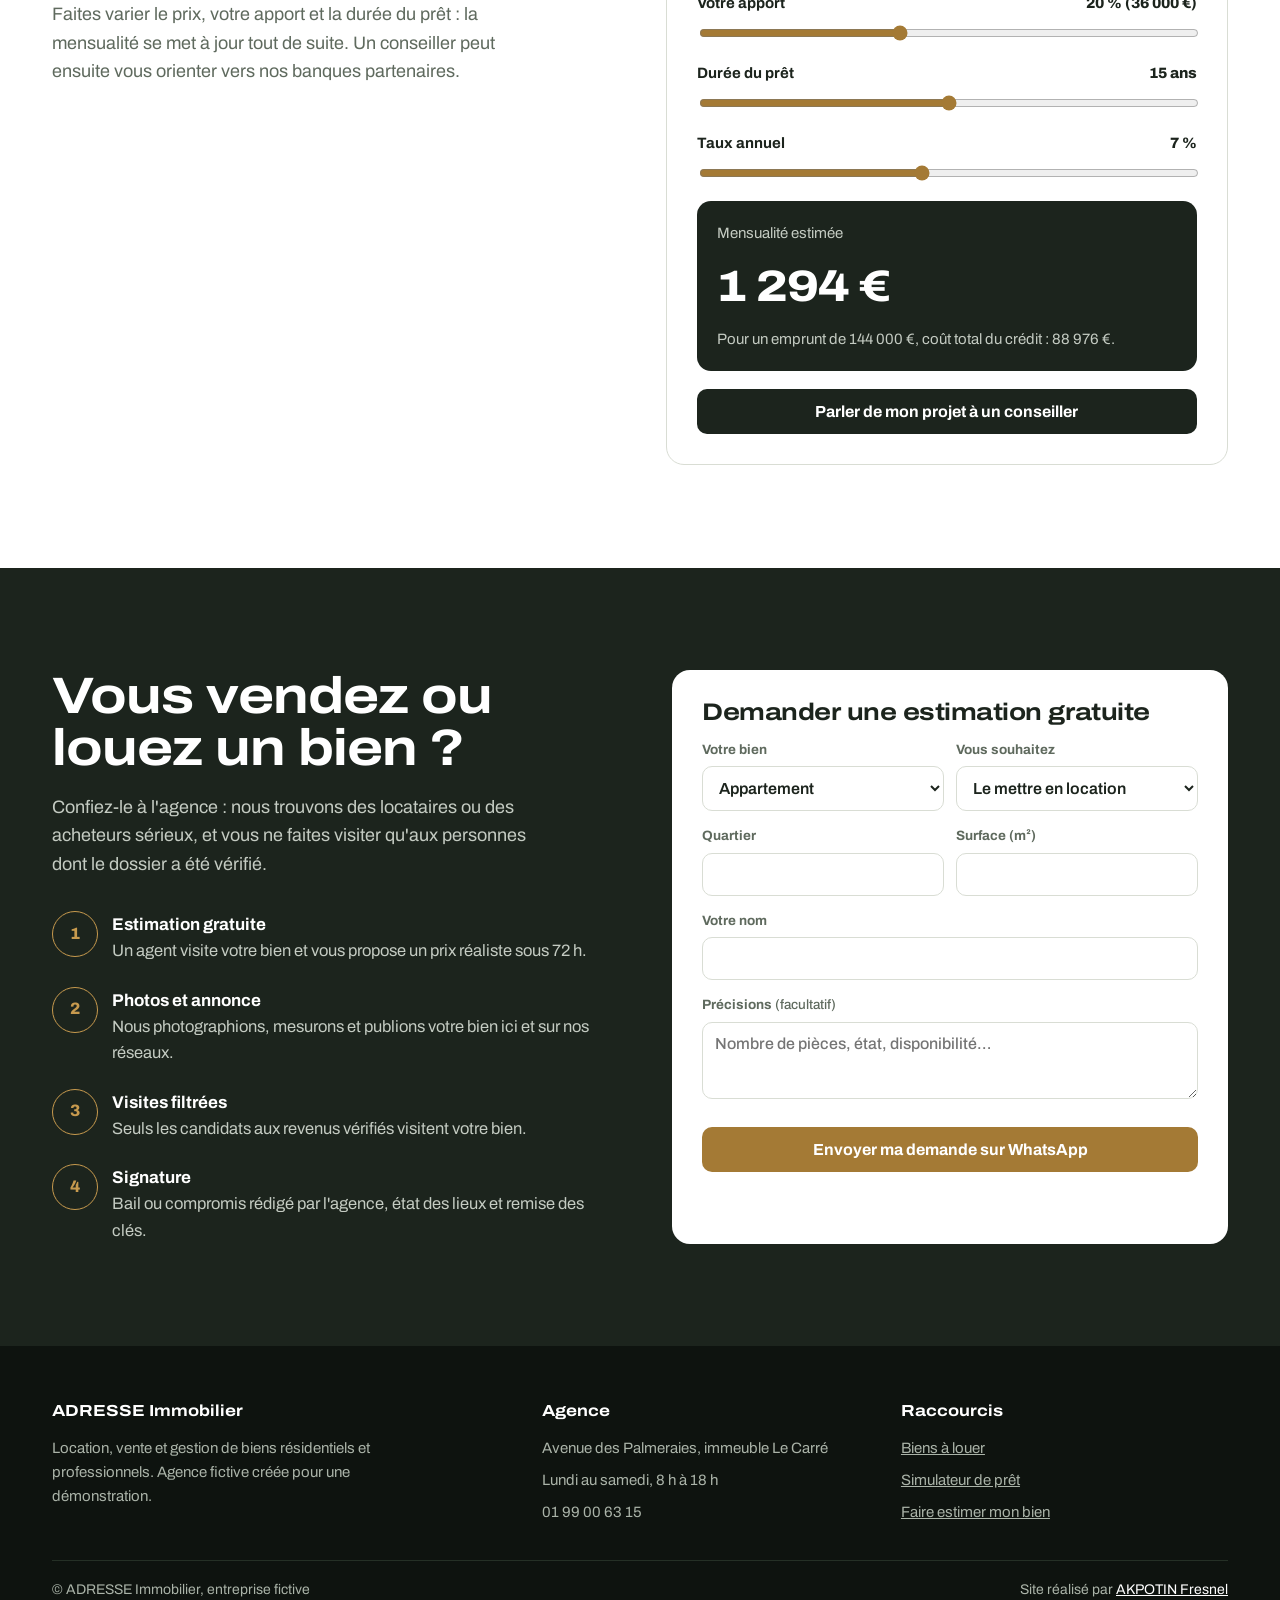
<file: demos/immobilier/index.html>
<!doctype html>
<html lang="fr">
<head>
<meta charset="utf-8">
<meta name="viewport" content="width=device-width,initial-scale=1,viewport-fit=cover">
<title>Adresse Immobilier (démo)</title>
<meta name="description" content="Site de démonstration réalisé par AKPOTIN Fresnel : agence immobilière fictive avec recherche de biens, fiches détaillées et prise de rendez-vous de visite.">
<meta name="robots" content="noindex">
<meta name="theme-color" content="#1c241d">
<link rel="stylesheet" href="fonts/fonts.css">
<style>
:root{
  --night:#1c241d;   /* vert nuit */
  --moss:#3d4f3a;
  --stone:#eceee8;   /* pierre claire */
  --stone-2:#dfe3da;
  --brass:#a47a35;   /* laiton */
  --brass-2:#c79a4e;
  --white:#fff;
  --text:#1c241d;
  --muted:#5f6a5e;
  --line:#d9ddd4;
  --f:"Archivo",system-ui,sans-serif;
}
*{box-sizing:border-box}
[hidden]{display:none!important}
html{scroll-behavior:smooth;scroll-padding-top:80px}
body{margin:0;font:400 16.5px/1.6 var(--f);color:var(--text);background:var(--white)}
img{max-width:100%;height:auto;display:block}
a{color:inherit}
h1,h2,h3{margin:0;font-weight:700;font-stretch:118%;letter-spacing:-.02em;line-height:1.02;text-wrap:balance}
p{margin:0}
.in{max-width:1240px;margin:0 auto;padding-inline:20px}
@media (min-width:760px){.in{padding-inline:32px}}
section{padding-block:clamp(64px,8vw,112px)}
:focus-visible{outline:3px solid var(--brass-2);outline-offset:2px}
.demo{background:#0e130f;color:#c4cbc2;font-size:13.5px;text-align:center;padding:8px 16px;line-height:1.45}
.demo a{color:#fff;font-weight:700}

header{position:sticky;top:0;z-index:30;background:var(--night);color:#fff}
header .in{height:70px;display:flex;align-items:center;justify-content:space-between;gap:16px}
.logo{display:flex;align-items:center;gap:12px;text-decoration:none;font-weight:800;font-stretch:125%;font-size:19px;letter-spacing:.02em}
.logo svg{flex:none}
nav.main{display:flex;gap:28px;font-size:15px;font-weight:600}
nav.main a{text-decoration:none;color:#c4cbc2} nav.main a:hover{color:#fff}
@media (max-width:920px){nav.main{display:none}}
.fav-link{display:inline-flex;align-items:center;gap:8px;text-decoration:none;font-weight:700;font-size:15px;border:1px solid #4d5b4b;border-radius:999px;padding:8px 14px}
.fav-link b{background:var(--brass);color:#fff;border-radius:999px;min-width:22px;height:22px;display:inline-grid;place-items:center;font-size:12.5px;padding-inline:6px}

.btn{display:inline-flex;align-items:center;justify-content:center;gap:10px;border:0;border-radius:10px;font:700 16px var(--f);padding:14px 22px;cursor:pointer;text-decoration:none;transition:background .15s,transform .15s}
.btn:active{transform:translateY(1px)}
.b-brass{background:var(--brass);color:#fff} .b-brass:hover{background:#8d6829}
.b-night{background:var(--night);color:#fff} .b-night:hover{background:var(--moss)}
.b-ghost{background:transparent;color:var(--text);box-shadow:inset 0 0 0 1.5px var(--text)} .b-ghost:hover{background:var(--stone)}

/* héros + moteur de recherche */
.hero{position:relative;color:#fff;padding:0;background:var(--night)}
.hero .bg{position:absolute;inset:0;overflow:hidden}
.hero .bg img{width:100%;height:100%;object-fit:cover}
.hero .bg::after{content:"";position:absolute;inset:0;background:linear-gradient(90deg,rgb(14 19 15 / .82) 0%,rgb(14 19 15 / .45) 55%,rgb(14 19 15 / .15) 100%)}
.hero .in{position:relative;padding-block:clamp(72px,10vw,140px) clamp(150px,14vw,190px)}
.hero h1{font-size:clamp(42px,6.6vw,92px);max-width:13ch}
.hero p{font-size:clamp(17px,1.6vw,20px);max-width:46ch;margin-top:22px;color:#e2e7df}
.search-wrap{position:relative;margin-top:-110px;z-index:5}
.search{background:#fff;color:var(--text);border-radius:18px;box-shadow:0 30px 60px -30px rgb(14 19 15 / .5);padding:20px;display:grid;gap:16px}
.mode{display:inline-flex;background:var(--stone);border-radius:10px;padding:4px;justify-self:start}
.mode button{appearance:none;border:0;background:none;font:700 15px var(--f);padding:9px 18px;border-radius:8px;cursor:pointer;color:var(--muted)}
.mode button[aria-pressed="true"]{background:var(--night);color:#fff}
.fields{display:grid;grid-template-columns:repeat(4,minmax(0,1fr)) auto;gap:12px;align-items:end}
@media (max-width:980px){.fields{grid-template-columns:repeat(2,minmax(0,1fr))}.fields .btn{grid-column:1/-1}}
@media (max-width:520px){.fields{grid-template-columns:minmax(0,1fr)}}
.fl{display:grid;gap:6px}
.fl label{font-size:13.5px;font-weight:700;color:var(--muted)}
.fl select,.fl input{font:600 16px var(--f);color:var(--text);border:1.5px solid var(--line);border-radius:10px;padding:12px;background:#fff;width:100%}
.fl select:focus,.fl input:focus,.fl textarea:focus{outline:0;border-color:var(--brass);box-shadow:0 0 0 4px rgb(164 122 53 / .18)}

/* résultats */
.res-head{display:flex;flex-wrap:wrap;justify-content:space-between;align-items:end;gap:16px;margin-bottom:28px}
.res-head h2{font-size:clamp(30px,3.6vw,46px)}
.count{color:var(--muted);margin-top:8px}
.sort{display:flex;align-items:center;gap:10px;font-weight:600;font-size:15px}
.sort select{font:600 15px var(--f);border:1.5px solid var(--line);border-radius:10px;padding:9px 10px;background:#fff}
.grid{display:grid;grid-template-columns:repeat(3,minmax(0,1fr));gap:28px 24px}
@media (max-width:980px){.grid{grid-template-columns:repeat(2,minmax(0,1fr))}}
@media (max-width:620px){.grid{grid-template-columns:minmax(0,1fr)}}
.prop{display:grid;gap:12px;position:relative}
.prop .ph{position:relative;border-radius:14px;overflow:hidden;background:var(--stone)}
.prop .ph img{aspect-ratio:4/3;object-fit:cover;width:100%;transition:transform .5s}
.prop:hover .ph img{transform:scale(1.04)}
.badge{position:absolute;left:12px;top:12px;background:#fff;color:var(--text);font-weight:700;font-size:13px;border-radius:6px;padding:4px 9px}
.badge.ex{background:var(--brass);color:#fff}
.heart{position:absolute;right:10px;top:10px;width:40px;height:40px;border-radius:50%;border:0;background:rgb(255 255 255 / .92);display:grid;place-items:center;cursor:pointer;z-index:2}
.heart svg{fill:none;stroke:var(--text);stroke-width:2}
.heart[aria-pressed="true"] svg{fill:#c2410c;stroke:#c2410c}
.price{font-weight:800;font-stretch:112%;font-size:23px;letter-spacing:-.01em}
.price small{font-weight:600;font-size:14.5px;color:var(--muted);font-stretch:100%}
.prop h3{font-size:17px;font-stretch:100%;font-weight:700;letter-spacing:0;line-height:1.35}
.prop h3 a{text-decoration:none}
.prop h3 a::after{content:"";position:absolute;inset:0;z-index:1}
.where{color:var(--muted);font-size:15px}
.specs{display:flex;gap:16px;flex-wrap:wrap;font-size:14.5px;font-weight:600;color:var(--moss);border-top:1px solid var(--line);padding-top:10px}
.specs span{display:inline-flex;align-items:center;gap:6px}
.empty{grid-column:1/-1;border:1.5px dashed var(--line);border-radius:16px;padding:40px;text-align:center;display:grid;gap:14px;justify-items:center}

/* fiche bien */
dialog{border:0;padding:0;border-radius:20px;width:min(1040px,calc(100% - 24px));max-height:calc(100dvh - 24px);box-shadow:0 40px 80px -30px rgb(0 0 0 / .6)}
dialog::backdrop{background:rgb(14 19 15 / .7)}
.sheet{display:grid;grid-template-columns:minmax(0,1.2fr) minmax(0,1fr)}
@media (max-width:860px){.sheet{grid-template-columns:minmax(0,1fr)}}
.gal{background:var(--night);display:grid;align-content:start}
.gal .main{aspect-ratio:4/3;object-fit:cover;width:100%}
.thumbs{display:flex;gap:8px;padding:10px}
.thumbs button{appearance:none;border:2px solid transparent;padding:0;border-radius:8px;overflow:hidden;cursor:pointer;width:84px;background:none}
.thumbs button[aria-current="true"]{border-color:var(--brass-2)}
.thumbs img{aspect-ratio:4/3;object-fit:cover}
.det{padding:clamp(20px,3vw,32px);display:grid;gap:16px;align-content:start;overflow:auto}
.det h2{font-size:clamp(24px,2.6vw,32px)}
.close{position:absolute;right:12px;top:12px;width:42px;height:42px;border-radius:50%;border:0;background:#fff;cursor:pointer;font-size:22px;z-index:3;box-shadow:0 2px 8px rgb(0 0 0 / .2)}
.feat{display:flex;flex-wrap:wrap;gap:8px;list-style:none;margin:0;padding:0}
.feat li{background:var(--stone);border-radius:8px;padding:5px 10px;font-weight:600;font-size:14px}
.visit{border-top:1px solid var(--line);padding-top:16px;display:grid;gap:12px}
.visit h3{font-size:18px;font-stretch:105%}
.chips{display:flex;flex-wrap:wrap;gap:8px}
.chips button{appearance:none;border:1.5px solid var(--line);background:#fff;border-radius:10px;padding:8px 12px;font:600 14.5px var(--f);cursor:pointer;color:var(--text)}
.chips button[aria-pressed="true"]{background:var(--night);border-color:var(--night);color:#fff}
.chips button small{display:block;font-weight:500;font-size:12.5px;opacity:.8}

/* chiffres de l'agence */
.agency{background:var(--stone)}
.agency .wrap{display:grid;grid-template-columns:minmax(0,1fr) minmax(0,1fr);gap:clamp(32px,5vw,72px);align-items:center}
@media (max-width:900px){.agency .wrap{grid-template-columns:minmax(0,1fr)}}
.agency h2{font-size:clamp(32px,4vw,52px)}
.agency p.lead{color:var(--muted);font-size:18px;margin-top:18px;max-width:52ch}
.pillars{display:grid;gap:0;margin-top:30px;border-top:1px solid var(--stone-2)}
.pillars div{display:grid;grid-template-columns:150px minmax(0,1fr);gap:20px;padding:18px 0;border-bottom:1px solid var(--stone-2)}
.pillars b{font-weight:800;font-stretch:120%;font-size:15px}
.pillars span{color:var(--muted)}
@media (max-width:520px){.pillars div{grid-template-columns:minmax(0,1fr);gap:4px}}
.agency figure{margin:0;position:relative}
.agency figure img{border-radius:18px;aspect-ratio:4/5;object-fit:cover;width:100%}
.agency figcaption{position:absolute;left:16px;bottom:16px;right:16px;background:#fff;border-radius:12px;padding:14px 16px;font-weight:600;display:flex;justify-content:space-between;gap:12px}

/* simulateur */
.calc{display:grid;grid-template-columns:minmax(0,1fr) minmax(0,1fr);gap:clamp(28px,4vw,56px);align-items:start}
@media (max-width:900px){.calc{grid-template-columns:minmax(0,1fr)}}
.calc h2{font-size:clamp(30px,3.6vw,46px)}
.calc .intro{color:var(--muted);font-size:18px;margin-top:16px;max-width:46ch}
.panel{border:1.5px solid var(--line);border-radius:18px;padding:clamp(20px,3vw,30px);display:grid;gap:18px}
.range{display:grid;gap:8px}
.range .top{display:flex;justify-content:space-between;font-weight:700;font-size:15px}
.range output{font-weight:800}
input[type=range]{width:100%;accent-color:var(--brass)}
.result{background:var(--night);color:#fff;border-radius:14px;padding:20px;display:grid;gap:6px}
.result strong{font-size:clamp(34px,4vw,44px);font-weight:800;font-stretch:115%;letter-spacing:-.02em}
.result span{color:#c4cbc2;font-size:15px}

/* propriétaires */
.owners{background:var(--night);color:#fff}
.owners .wrap{display:grid;grid-template-columns:minmax(0,1fr) minmax(0,1fr);gap:clamp(32px,5vw,72px)}
@media (max-width:900px){.owners .wrap{grid-template-columns:minmax(0,1fr)}}
.owners h2{font-size:clamp(32px,4vw,52px)}
.owners .lead{color:#c4cbc2;font-size:18px;margin-top:18px;max-width:48ch}
.seq{list-style:none;margin:32px 0 0;padding:0;display:grid;gap:22px;counter-reset:s}
.seq li{display:grid;grid-template-columns:44px minmax(0,1fr);gap:16px;counter-increment:s}
.seq li::before{content:counter(s);width:44px;height:44px;border-radius:50%;border:1.5px solid var(--brass-2);color:var(--brass-2);display:grid;place-items:center;font-weight:800}
.seq b{display:block;font-size:17px}
.seq span{color:#c4cbc2}
.owners form{background:#fff;color:var(--text);border-radius:18px;padding:clamp(20px,3vw,30px);display:grid;gap:14px;align-content:start}
.owners form h3{font-size:24px}
.two{display:grid;grid-template-columns:repeat(2,minmax(0,1fr));gap:12px}
@media (max-width:520px){.two{grid-template-columns:minmax(0,1fr)}}
.fl textarea{font:500 16px var(--f);border:1.5px solid var(--line);border-radius:10px;padding:12px;width:100%;resize:vertical}

footer{background:#0e130f;color:#aab3a8;padding-block:52px 28px;font-size:15px}
.fg{display:grid;grid-template-columns:1.4fr 1fr 1fr;gap:32px}
@media (max-width:760px){.fg{grid-template-columns:minmax(0,1fr)}}
footer h4{color:#fff;margin:0 0 12px;font-stretch:115%;font-size:16px}
footer ul{list-style:none;margin:0;padding:0;display:grid;gap:8px}
.legal{margin-top:36px;padding-top:18px;border-top:1px solid #253026;display:flex;flex-wrap:wrap;justify-content:space-between;gap:10px;font-size:14px}
.legal a{color:#fff}
.toast{position:fixed;left:50%;bottom:24px;transform:translate(-50%,220%);visibility:hidden;background:var(--night);color:#fff;padding:12px 18px;border-radius:10px;font-weight:600;z-index:60;transition:transform .3s}
.toast.on{transform:translate(-50%,0);visibility:visible}
@media (prefers-reduced-motion:reduce){*{transition:none!important}html{scroll-behavior:auto}}
</style>
</head>
<body>
<div class="demo">Site de démonstration, agence fictive. Les demandes de visite envoient un vrai message WhatsApp à <a href="../../">AKPOTIN Fresnel, développeur web</a>, pour que vous voyiez le résultat.</div>

<header>
  <div class="in">
    <a class="logo" href="#top" aria-label="Adresse Immobilier, accueil">
      <svg width="34" height="34" viewBox="0 0 34 34" aria-hidden="true"><path d="M17 3 3 14v17h10v-9h8v9h10V14Z" fill="none" stroke="#c79a4e" stroke-width="2.4" stroke-linejoin="round"/><circle cx="17" cy="14" r="2.6" fill="#c79a4e"/></svg>
      ADRESSE
    </a>
    <nav class="main" aria-label="Sections"><a href="#biens">Nos biens</a><a href="#agence">L'agence</a><a href="#simulateur">Simulateur</a><a href="#proprietaires">Vendre ou louer</a></nav>
    <a class="fav-link" href="#biens" id="favLink"><svg width="18" height="18" viewBox="0 0 24 24" fill="none" stroke="currentColor" stroke-width="2" aria-hidden="true"><path d="M12 21s-7.5-4.6-9.3-9.2C1.3 8.2 3.6 4.5 7.3 4.5c2 0 3.5 1.1 4.7 2.7 1.2-1.6 2.7-2.7 4.7-2.7 3.7 0 6 3.7 4.6 7.3C19.5 16.4 12 21 12 21Z"/></svg>Favoris <b id="favCount">0</b></a>
  </div>
</header>

<main id="top">
  <section class="hero">
    <div class="bg"><img src="img/hero.jpg" alt="" width="2000" height="1100" fetchpriority="high"></div>
    <div class="in">
      <h1>Trouvez le logement qui vous ressemble.</h1>
      <p>Appartements, villas et bureaux à louer ou à vendre. Chaque bien est visité par nos agents avant d'être publié, et les photos sont les vraies.</p>
    </div>
  </section>

  <div class="in search-wrap">
    <form class="search" id="search" role="search" aria-label="Rechercher un bien">
      <div class="mode" role="group" aria-label="Type de recherche">
        <button type="button" aria-pressed="true" data-mode="louer">Louer</button>
        <button type="button" aria-pressed="false" data-mode="acheter">Acheter</button>
      </div>
      <div class="fields">
        <div class="fl"><label for="ftype">Type de bien</label><select id="ftype"><option value="">Tous les types</option><option>Appartement</option><option>Villa</option><option>Maison</option><option>Bureau</option></select></div>
        <div class="fl"><label for="fzone">Quartier</label><select id="fzone"><option value="">Tous les quartiers</option></select></div>
        <div class="fl"><label for="fbudget">Budget maximum</label><select id="fbudget"></select></div>
        <div class="fl"><label for="frooms">Chambres</label><select id="frooms"><option value="0">Peu importe</option><option value="1">1 et plus</option><option value="2">2 et plus</option><option value="3">3 et plus</option><option value="4">4 et plus</option></select></div>
        <button class="btn b-brass" type="submit">Voir les biens</button>
      </div>
    </form>
  </div>

  <section id="biens">
    <div class="in">
      <div class="res-head">
        <div><h2 id="resTitle">Biens à louer</h2><p class="count" id="count" aria-live="polite"></p></div>
        <label class="sort">Trier par
          <select id="sort"><option value="new">Les plus récents</option><option value="asc">Prix croissant</option><option value="desc">Prix décroissant</option><option value="size">Surface</option></select>
        </label>
      </div>
      <div class="grid" id="grid"></div>
    </div>
  </section>

  <section class="agency" id="agence">
    <div class="in wrap">
      <div>
        <h2>Une agence qui visite avant de publier</h2>
        <p class="lead">Les annonces qui ne correspondent pas à la réalité vous font perdre des après-midis entières. Chez nous, chaque bien est vérifié sur place, mesuré et photographié par l'agence.</p>
        <div class="pillars">
          <div><b>Biens vérifiés</b><span>Titre de propriété contrôlé et visite par un agent avant publication.</span></div>
          <div><b>Prix affiché</b><span>Le loyer ou le prix de vente, les charges et nos honoraires, écrits dès l'annonce.</span></div>
          <div><b>Visite sous 48 h</b><span>Vous choisissez le créneau, un agent vous accompagne sur place.</span></div>
          <div><b>Suivi du bail</b><span>État des lieux, contrat et remise des clés gérés par l'agence.</span></div>
        </div>
      </div>
      <figure><img src="img/salon-clair.jpg" alt="Salon lumineux d'un appartement proposé par l'agence" loading="lazy" width="1200" height="800"><figcaption><span>Appartement, Les Palmeraies</span><span>Loué en 9 jours</span></figcaption></figure>
    </div>
  </section>

  <section id="simulateur">
    <div class="in calc">
      <div>
        <h2>Combien paierez-vous chaque mois ?</h2>
        <p class="intro">Faites varier le prix, votre apport et la durée du prêt : la mensualité se met à jour tout de suite. Un conseiller peut ensuite vous orienter vers nos banques partenaires.</p>
      </div>
      <div class="panel" id="calc">
        <div class="range"><div class="top"><label for="cprice">Prix du bien</label><output id="oprice"></output></div><input type="range" id="cprice" min="50000" max="800000" step="5000" value="180000"></div>
        <div class="range"><div class="top"><label for="cdown">Votre apport</label><output id="odown"></output></div><input type="range" id="cdown" min="0" max="50" step="5" value="20"></div>
        <div class="range"><div class="top"><label for="cyears">Durée du prêt</label><output id="oyears"></output></div><input type="range" id="cyears" min="5" max="25" step="1" value="15"></div>
        <div class="range"><div class="top"><label for="crate">Taux annuel</label><output id="orate"></output></div><input type="range" id="crate" min="3" max="12" step=".25" value="7"></div>
        <div class="result" aria-live="polite"><span>Mensualité estimée</span><strong id="monthly">—</strong><span id="detail"></span></div>
        <a class="btn b-night" id="calcBtn" target="_blank" rel="noopener">Parler de mon projet à un conseiller</a>
      </div>
    </div>
  </section>

  <section class="owners" id="proprietaires">
    <div class="in wrap">
      <div>
        <h2>Vous vendez ou louez un bien ?</h2>
        <p class="lead">Confiez-le à l'agence : nous trouvons des locataires ou des acheteurs sérieux, et vous ne faites visiter qu'aux personnes dont le dossier a été vérifié.</p>
        <ol class="seq">
          <li><div><b>Estimation gratuite</b><span>Un agent visite votre bien et vous propose un prix réaliste sous 72 h.</span></div></li>
          <li><div><b>Photos et annonce</b><span>Nous photographions, mesurons et publions votre bien ici et sur nos réseaux.</span></div></li>
          <li><div><b>Visites filtrées</b><span>Seuls les candidats aux revenus vérifiés visitent votre bien.</span></div></li>
          <li><div><b>Signature</b><span>Bail ou compromis rédigé par l'agence, état des lieux et remise des clés.</span></div></li>
        </ol>
      </div>
      <form id="owner" novalidate>
        <h3>Demander une estimation gratuite</h3>
        <div class="two">
          <div class="fl"><label for="otype">Votre bien</label><select id="otype"><option>Appartement</option><option>Villa</option><option>Maison</option><option>Terrain</option><option>Bureau</option></select></div>
          <div class="fl"><label for="ogoal">Vous souhaitez</label><select id="ogoal"><option>Le mettre en location</option><option>Le vendre</option></select></div>
        </div>
        <div class="two">
          <div class="fl"><label for="ozone">Quartier</label><input id="ozone" required></div>
          <div class="fl"><label for="osize">Surface (m²)</label><input id="osize" type="number" inputmode="numeric" min="10"></div>
        </div>
        <div class="fl"><label for="oname">Votre nom</label><input id="oname" autocomplete="name" required></div>
        <div class="fl"><label for="omsg">Précisions <span style="font-weight:500">(facultatif)</span></label><textarea id="omsg" rows="3" placeholder="Nombre de pièces, état, disponibilité…"></textarea></div>
        <p class="fl" id="oerr" role="alert" style="color:#b42318;font-weight:600;font-size:14.5px"></p>
        <button class="btn b-brass" type="submit">Envoyer ma demande sur WhatsApp</button>
      </form>
    </div>
  </section>
</main>

<dialog id="sheet" aria-labelledby="dTitle">
  <button class="close" type="button" aria-label="Fermer la fiche" id="dClose">×</button>
  <div class="sheet">
    <div class="gal"><img class="main" id="dImg" alt="" width="1200" height="900"><div class="thumbs" id="dThumbs"></div></div>
    <div class="det">
      <span class="where" id="dWhere"></span>
      <h2 id="dTitle"></h2>
      <div class="price" id="dPrice"></div>
      <div class="specs" id="dSpecs"></div>
      <p id="dDesc" style="color:var(--muted)"></p>
      <ul class="feat" id="dFeat"></ul>
      <div class="visit">
        <h3>Planifier une visite</h3>
        <div class="chips" id="dDays" role="group" aria-label="Jour de visite"></div>
        <div class="chips" id="dHours" role="group" aria-label="Heure de visite"></div>
        <a class="btn b-brass" id="dBtn" target="_blank" rel="noopener" aria-disabled="true">Choisissez un jour et une heure</a>
      </div>
    </div>
  </div>
</dialog>
<div class="toast" id="toast" role="status"></div>

<footer>
  <div class="in">
    <div class="fg">
      <div><h4>ADRESSE Immobilier</h4><p style="max-width:36ch">Location, vente et gestion de biens résidentiels et professionnels. Agence fictive créée pour une démonstration.</p></div>
      <div><h4>Agence</h4><ul><li>Avenue des Palmeraies, immeuble Le Carré</li><li>Lundi au samedi, 8 h à 18 h</li><li>01 99 00 63 15</li></ul></div>
      <div><h4>Raccourcis</h4><ul><li><a href="#biens">Biens à louer</a></li><li><a href="#simulateur">Simulateur de prêt</a></li><li><a href="#proprietaires">Faire estimer mon bien</a></li></ul></div>
    </div>
    <div class="legal"><span>© ADRESSE Immobilier, entreprise fictive</span><span>Site réalisé par <a href="../../">AKPOTIN Fresnel</a></span></div>
  </div>
</footer>

<script>
const WA='2290153829990',wa=t=>`https://wa.me/${WA}?text=${encodeURIComponent(t)}`;
const eur=n=>n.toLocaleString('fr-FR').replace(/\u202f/g,'\u00a0')+'\u00a0€';
const P=[
 {id:1,mode:'louer',type:'Appartement',zone:'Les Palmeraies',title:'Appartement 3 pièces avec balcon',price:950,size:92,rooms:2,bath:2,img:['salon-clair','cuisine','appart'],badge:'Nouveau',feat:['Balcon','Climatisation','Parking','Gardien 24 h/24','Groupe électrogène'],desc:"Au 3e étage d'une résidence calme avec ascenseur. Séjour traversant, cuisine équipée ouverte, deux chambres avec placards et salle d'eau privative pour la chambre principale.",days:2},
 {id:2,mode:'louer',type:'Villa',zone:'Bord de lagune',title:'Villa 5 pièces avec piscine',price:2400,size:260,rooms:4,bath:4,img:['villa-blanche','salon-gris','cuisine'],badge:'Exclusivité',feat:['Piscine','Jardin 400 m²','Climatisation','Logement de gardien','Forage'],desc:"Villa contemporaine de plain-pied sur un terrain clos et arboré. Grand séjour ouvert sur la piscine, quatre chambres dont une suite parentale avec dressing.",days:5},
 {id:3,mode:'louer',type:'Appartement',zone:'Centre-ville',title:'Studio meublé, idéal premier logement',price:420,size:34,rooms:1,bath:1,img:['appart','cuisine'],badge:'',feat:['Meublé','Wifi inclus','Climatisation','Proche commerces'],desc:"Studio entièrement meublé et équipé, à deux pas des bureaux et des commerces. Charges d'eau et internet comprises.",days:9},
 {id:4,mode:'louer',type:'Bureau',zone:'Haut-Plateau',title:'Plateau de bureaux de 140 m²',price:1800,size:140,rooms:0,bath:2,img:['salon-gris','facade-bois'],badge:'',feat:['Open space','2 salles de réunion','Fibre optique','Parking 4 places','Accès sécurisé'],desc:"Plateau lumineux au 2e étage d'un immeuble de bureaux récent. Livré cloisonné avec deux salles de réunion et un espace pause.",days:12},
 {id:5,mode:'louer',type:'Maison',zone:'Cité verte',title:'Maison familiale 4 pièces et jardin',price:1250,size:150,rooms:3,bath:2,img:['maison','salon-plantes','cuisine'],badge:'',feat:['Jardin','Garage','Cuisine équipée','Quartier calme'],desc:"Maison de 150 m² dans une rue résidentielle proche des écoles. Trois chambres, un bureau, garage fermé et jardin arboré.",days:15},
 {id:6,mode:'louer',type:'Appartement',zone:'Les Jardins',title:'Duplex 4 pièces avec terrasse',price:1450,size:128,rooms:3,bath:2,img:['salon-plantes','salon-clair','cuisine'],badge:'Nouveau',feat:['Terrasse 30 m²','Climatisation','Ascenseur','Parking'],desc:"Dernier étage en duplex avec grande terrasse. Séjour double hauteur, trois chambres à l'étage et cuisine fermée équipée.",days:1},
 {id:7,mode:'acheter',type:'Villa',zone:'Bord de lagune',title:'Villa d\'architecte avec piscine',price:620000,size:310,rooms:5,bath:5,img:['hero','salon-gris','cuisine'],badge:'Exclusivité',feat:['Piscine','Vue lagune','Domotique','Titre foncier','Studio indépendant'],desc:"Villa d'architecte de 310 m² sur un terrain de 900 m² avec vue dégagée. Matériaux haut de gamme, piscine à débordement et studio indépendant pour les invités.",days:3},
 {id:8,mode:'acheter',type:'Maison',zone:'Cité verte',title:'Maison 5 pièces à rénover',price:145000,size:170,rooms:4,bath:2,img:['maison','salon-plantes'],badge:'',feat:['Titre foncier','Terrain 500 m²','Garage','Potentiel d\'extension'],desc:"Maison solide des années 2000 à rafraîchir, sur un grand terrain permettant une extension. Bon placement pour une famille ou un investisseur.",days:20},
 {id:9,mode:'acheter',type:'Appartement',zone:'Les Palmeraies',title:'Appartement 4 pièces neuf',price:210000,size:115,rooms:3,bath:2,img:['salon-clair','appart','cuisine'],badge:'Nouveau',feat:['Neuf','Balcon','Parking','Piscine de la résidence'],desc:"Appartement neuf livré cette année dans une résidence avec piscine et salle de sport. Trois chambres, deux salles de bains, balcon filant.",days:4},
 {id:10,mode:'acheter',type:'Villa',zone:'Haut-Plateau',title:'Villa contemporaine 6 pièces',price:395000,size:240,rooms:5,bath:4,img:['villa-nuit','salon-gris','cuisine'],badge:'',feat:['Jardin paysager','Climatisation','Titre foncier','Forage'],desc:"Villa récente aux grandes baies vitrées, sur un terrain paysager. Cinq chambres dont deux suites, bureau et grande cuisine ouverte.",days:8},
 {id:11,mode:'acheter',type:'Bureau',zone:'Centre-ville',title:'Local commercial en rez-de-chaussée',price:98000,size:85,rooms:0,bath:1,img:['facade-bois','salon-gris'],badge:'',feat:['Vitrine sur rue','Réserve','Climatisation'],desc:"Local commercial avec vitrine sur une rue passante, réserve et sanitaire. Libre à la vente, idéal boutique ou agence.",days:11},
 {id:12,mode:'acheter',type:'Maison',zone:'Les Jardins',title:'Maison de ville 4 pièces',price:178000,size:130,rooms:3,bath:2,img:['facade-bois','salon-plantes','cuisine'],badge:'',feat:['Titre foncier','Cour privative','Cuisine équipée'],desc:"Maison de ville récente sur deux niveaux avec cour privative. Trois chambres à l'étage, séjour et cuisine ouverte au rez-de-chaussée.",days:6}];
const BUDGETS={louer:[[0,'Sans limite'],[500,'500 € / mois'],[1000,'1 000 € / mois'],[1500,'1 500 € / mois'],[2500,'2 500 € / mois']],acheter:[[0,'Sans limite'],[120000,'120 000 €'],[200000,'200 000 €'],[400000,'400 000 €'],[700000,'700 000 €']]};
const $=id=>document.getElementById(id);
let mode='louer';
const zones=[...new Set(P.map(p=>p.zone))].sort();$('fzone').innerHTML+=zones.map(z=>`<option>${z}</option>`).join('');
function budgets(){$('fbudget').innerHTML=BUDGETS[mode].map(([v,l])=>`<option value="${v}">${l}</option>`).join('')}
budgets();
let favs=[];try{favs=JSON.parse(localStorage.getItem('adresse-favs')||'[]')}catch{}
const saveFavs=()=>{try{localStorage.setItem('adresse-favs',JSON.stringify(favs))}catch{};$('favCount').textContent=favs.length};
saveFavs();
const ico={bed:'<svg width="16" height="16" viewBox="0 0 24 24" fill="none" stroke="currentColor" stroke-width="2" aria-hidden="true"><path d="M3 18V8m0 6h18v4M3 11h7a3 3 0 0 1 3 3M21 14v-1a3 3 0 0 0-3-3h-5"/></svg>',size:'<svg width="16" height="16" viewBox="0 0 24 24" fill="none" stroke="currentColor" stroke-width="2" aria-hidden="true"><path d="M4 4h16v16H4zM4 9h5V4"/></svg>',bath:'<svg width="16" height="16" viewBox="0 0 24 24" fill="none" stroke="currentColor" stroke-width="2" aria-hidden="true"><path d="M4 12h16v3a4 4 0 0 1-4 4H8a4 4 0 0 1-4-4zM6 12V6a2 2 0 0 1 4 0"/></svg>'};
const priceTxt=p=>p.mode==='louer'?`${eur(p.price)} <small>/ mois</small>`:eur(p.price);
const specs=p=>`${p.rooms?`<span>${ico.bed}${p.rooms} chambre${p.rooms>1?'s':''}</span>`:''}<span>${ico.size}${p.size} m²</span><span>${ico.bath}${p.bath} sdb</span>`;
let onlyFavs=false;
function render(){
  const t=$('ftype').value,z=$('fzone').value,b=+$('fbudget').value,r=+$('frooms').value,s=$('sort').value;
  let L=P.filter(p=>p.mode===mode&&(!t||p.type===t)&&(!z||p.zone===z)&&(!b||p.price<=b)&&p.rooms>=r&&(!onlyFavs||favs.includes(p.id)));
  L.sort((a,c)=>s==='asc'?a.price-c.price:s==='desc'?c.price-a.price:s==='size'?c.size-a.size:a.days-c.days);
  $('resTitle').textContent=onlyFavs?'Vos favoris':mode==='louer'?'Biens à louer':'Biens à vendre';
  $('count').textContent=L.length?`${L.length} bien${L.length>1?'s':''} correspond${L.length>1?'ent':''} à votre recherche`:'';
  $('grid').innerHTML=L.length?L.map(p=>`<article class="prop">
    <div class="ph"><img src="img/${p.img[0]}.jpg" alt="${p.title}" loading="lazy" width="1200" height="800">${p.badge?`<span class="badge ${p.badge==='Exclusivité'?'ex':''}">${p.badge}</span>`:''}
    <button class="heart" type="button" data-fav="${p.id}" aria-pressed="${favs.includes(p.id)}" aria-label="Ajouter ${p.title} aux favoris"><svg width="20" height="20" viewBox="0 0 24 24"><path d="M12 21s-7.5-4.6-9.3-9.2C1.3 8.2 3.6 4.5 7.3 4.5c2 0 3.5 1.1 4.7 2.7 1.2-1.6 2.7-2.7 4.7-2.7 3.7 0 6 3.7 4.6 7.3C19.5 16.4 12 21 12 21Z"/></svg></button></div>
    <div class="price">${priceTxt(p)}</div>
    <h3><a href="#bien-${p.id}" data-open="${p.id}">${p.title}</a></h3>
    <div class="where">${p.type}, ${p.zone}</div>
    <div class="specs">${specs(p)}</div></article>`).join('')
  :`<div class="empty"><strong style="font-size:19px">Aucun bien ne correspond à ces critères.</strong><span style="color:var(--muted)">${onlyFavs?'Ajoutez des biens à vos favoris avec le cœur sur chaque annonce.':'Élargissez le budget ou le quartier, ou laissez-nous vos critères : nous vous prévenons dès qu\'un bien arrive.'}</span><a class="btn b-night" target="_blank" rel="noopener" href="${wa(`Bonjour, je cherche un bien (${mode}). Type : ${t||'peu importe'}, quartier : ${z||'peu importe'}, budget max : ${b?eur(b):'non précisé'}. Pouvez-vous me prévenir si un bien correspond ? (démo ADRESSE)`)}">Être prévenu sur WhatsApp</a></div>`;
}
document.querySelectorAll('.mode button').forEach(btn=>btn.onclick=()=>{mode=btn.dataset.mode;document.querySelectorAll('.mode button').forEach(x=>x.setAttribute('aria-pressed',x===btn));budgets();onlyFavs=false;render()});
['ftype','fzone','fbudget','frooms','sort'].forEach(id=>$(id).addEventListener('change',()=>{onlyFavs=false;render()}));
$('search').onsubmit=e=>{e.preventDefault();onlyFavs=false;render();$('biens').scrollIntoView()};
$('favLink').onclick=e=>{e.preventDefault();onlyFavs=true;render();$('biens').scrollIntoView()};
const toast=m=>{const t=$('toast');t.textContent=m;t.classList.add('on');clearTimeout(t._t);t._t=setTimeout(()=>t.classList.remove('on'),2200)};
$('grid').addEventListener('click',e=>{const h=e.target.closest('[data-fav]');if(h){e.preventDefault();const id=+h.dataset.fav;const on=!favs.includes(id);favs=on?[...favs,id]:favs.filter(x=>x!==id);h.setAttribute('aria-pressed',on);saveFavs();toast(on?'Ajouté à vos favoris':'Retiré de vos favoris');if(onlyFavs)render();return}
  const o=e.target.closest('[data-open]');if(o){e.preventDefault();openSheet(+o.dataset.open)}});

/* fiche bien + visite */
const dlg=$('sheet');let cur,day,hour;
function nextDays(){const out=[],d=new Date();while(out.length<6){d.setDate(d.getDate()+1);if(d.getDay()!==0)out.push(new Date(d))}return out}
function updVisit(){const b=$('dBtn');if(day&&hour){b.removeAttribute('aria-disabled');b.textContent=`Demander la visite du ${day} à ${hour}`;b.href=wa(`Bonjour, je souhaite visiter le bien « ${cur.title} » (${cur.zone}, ${cur.mode==='louer'?eur(cur.price)+' par mois':eur(cur.price)}) le ${day} à ${hour}. (démo ADRESSE)`)}else{b.setAttribute('aria-disabled','true');b.removeAttribute('href');b.textContent='Choisissez un jour et une heure'}}
function openSheet(id){cur=P.find(p=>p.id===id);day=hour=null;
  $('dTitle').textContent=cur.title;$('dWhere').textContent=`${cur.type}, ${cur.zone}`;$('dPrice').innerHTML=priceTxt(cur);$('dSpecs').innerHTML=specs(cur);$('dDesc').textContent=cur.desc;$('dFeat').innerHTML=cur.feat.map(f=>`<li>${f}</li>`).join('');
  const setImg=i=>{$('dImg').src=`img/${cur.img[i]}.jpg`;$('dImg').alt=`${cur.title}, photo ${i+1} sur ${cur.img.length}`;[...$('dThumbs').children].forEach((t,j)=>t.setAttribute('aria-current',i===j))};
  $('dThumbs').innerHTML=cur.img.map((m,i)=>`<button type="button" aria-label="Photo ${i+1}"><img src="img/${m}.jpg" alt="" width="1200" height="800"></button>`).join('');
  [...$('dThumbs').children].forEach((t,i)=>t.onclick=()=>setImg(i));setImg(0);
  $('dDays').innerHTML=nextDays().map(d=>{const l=d.toLocaleDateString('fr-FR',{weekday:'long',day:'numeric',month:'long'});return `<button type="button" aria-pressed="false" data-v="${l}">${d.toLocaleDateString('fr-FR',{weekday:'short'})}<small>${d.getDate()} ${d.toLocaleDateString('fr-FR',{month:'short'})}</small></button>`}).join('');
  $('dHours').innerHTML=['9 h','11 h','14 h','16 h','17 h 30'].map(h=>`<button type="button" aria-pressed="false" data-v="${h}">${h}</button>`).join('');
  const pick=(box,set)=>box.querySelectorAll('button').forEach(b=>b.onclick=()=>{box.querySelectorAll('button').forEach(x=>x.setAttribute('aria-pressed',x===b));set(b.dataset.v);updVisit()});
  pick($('dDays'),v=>day=v);pick($('dHours'),v=>hour=v);updVisit();
  history.replaceState(null,'',`#bien-${id}`);dlg.showModal();}
$('dClose').onclick=()=>dlg.close();
dlg.addEventListener('click',e=>{if(e.target===dlg)dlg.close()});
dlg.addEventListener('close',()=>history.replaceState(null,'',location.pathname));
$('dBtn').addEventListener('click',e=>{if($('dBtn').hasAttribute('aria-disabled'))e.preventDefault()});
render();
const m=location.hash.match(/^#bien-(\d+)$/);if(m&&P.some(p=>p.id==m[1])){const p=P.find(x=>x.id==m[1]);if(p.mode!==mode)document.querySelector(`[data-mode=${p.mode}]`).click();openSheet(p.id)}

/* simulateur de prêt */
function calc(){const price=+$('cprice').value,down=+$('cdown').value,y=+$('cyears').value,r=+$('crate').value;
  const loan=price*(1-down/100),i=r/100/12,n=y*12,mth=i?loan*i/(1-Math.pow(1+i,-n)):loan/n;
  $('oprice').textContent=eur(price);$('odown').textContent=`${down} % (${eur(Math.round(price*down/100))})`;$('oyears').textContent=`${y} ans`;$('orate').textContent=`${r.toLocaleString('fr-FR')} %`;
  $('monthly').textContent=eur(Math.round(mth));$('detail').textContent=`Pour un emprunt de ${eur(Math.round(loan))}, coût total du crédit : ${eur(Math.round(mth*n-loan))}.`;
  $('calcBtn').href=wa(`Bonjour, j'ai un projet d'achat autour de ${eur(price)} avec un apport de ${down} %, sur ${y} ans. Mensualité estimée : ${eur(Math.round(mth))}. Pouvez-vous me conseiller ? (démo ADRESSE)`)}
['cprice','cdown','cyears','crate'].forEach(id=>$(id).addEventListener('input',calc));calc();

/* estimation propriétaire */
$('owner').onsubmit=e=>{e.preventDefault();const zone=$('ozone').value.trim(),name=$('oname').value.trim();
  if(!zone||!name){$('oerr').textContent='Indiquez au moins le quartier du bien et votre nom.';(zone?$('oname'):$('ozone')).focus();return}$('oerr').textContent='';
  const t=`Bonjour, je m'appelle ${name}. Je souhaite ${$('ogoal').value.toLowerCase()} : ${$('otype').value.toLowerCase()}${$('osize').value?` de ${$('osize').value} m²`:''}, quartier ${zone}.${$('omsg').value.trim()?`\n${$('omsg').value.trim()}`:''}\nPouvez-vous passer pour une estimation ? (démo ADRESSE)`;
  window.open(wa(t),'_blank','noopener');toast('WhatsApp s\'ouvre avec votre demande')};
</script>
</body>
</html>
</file>
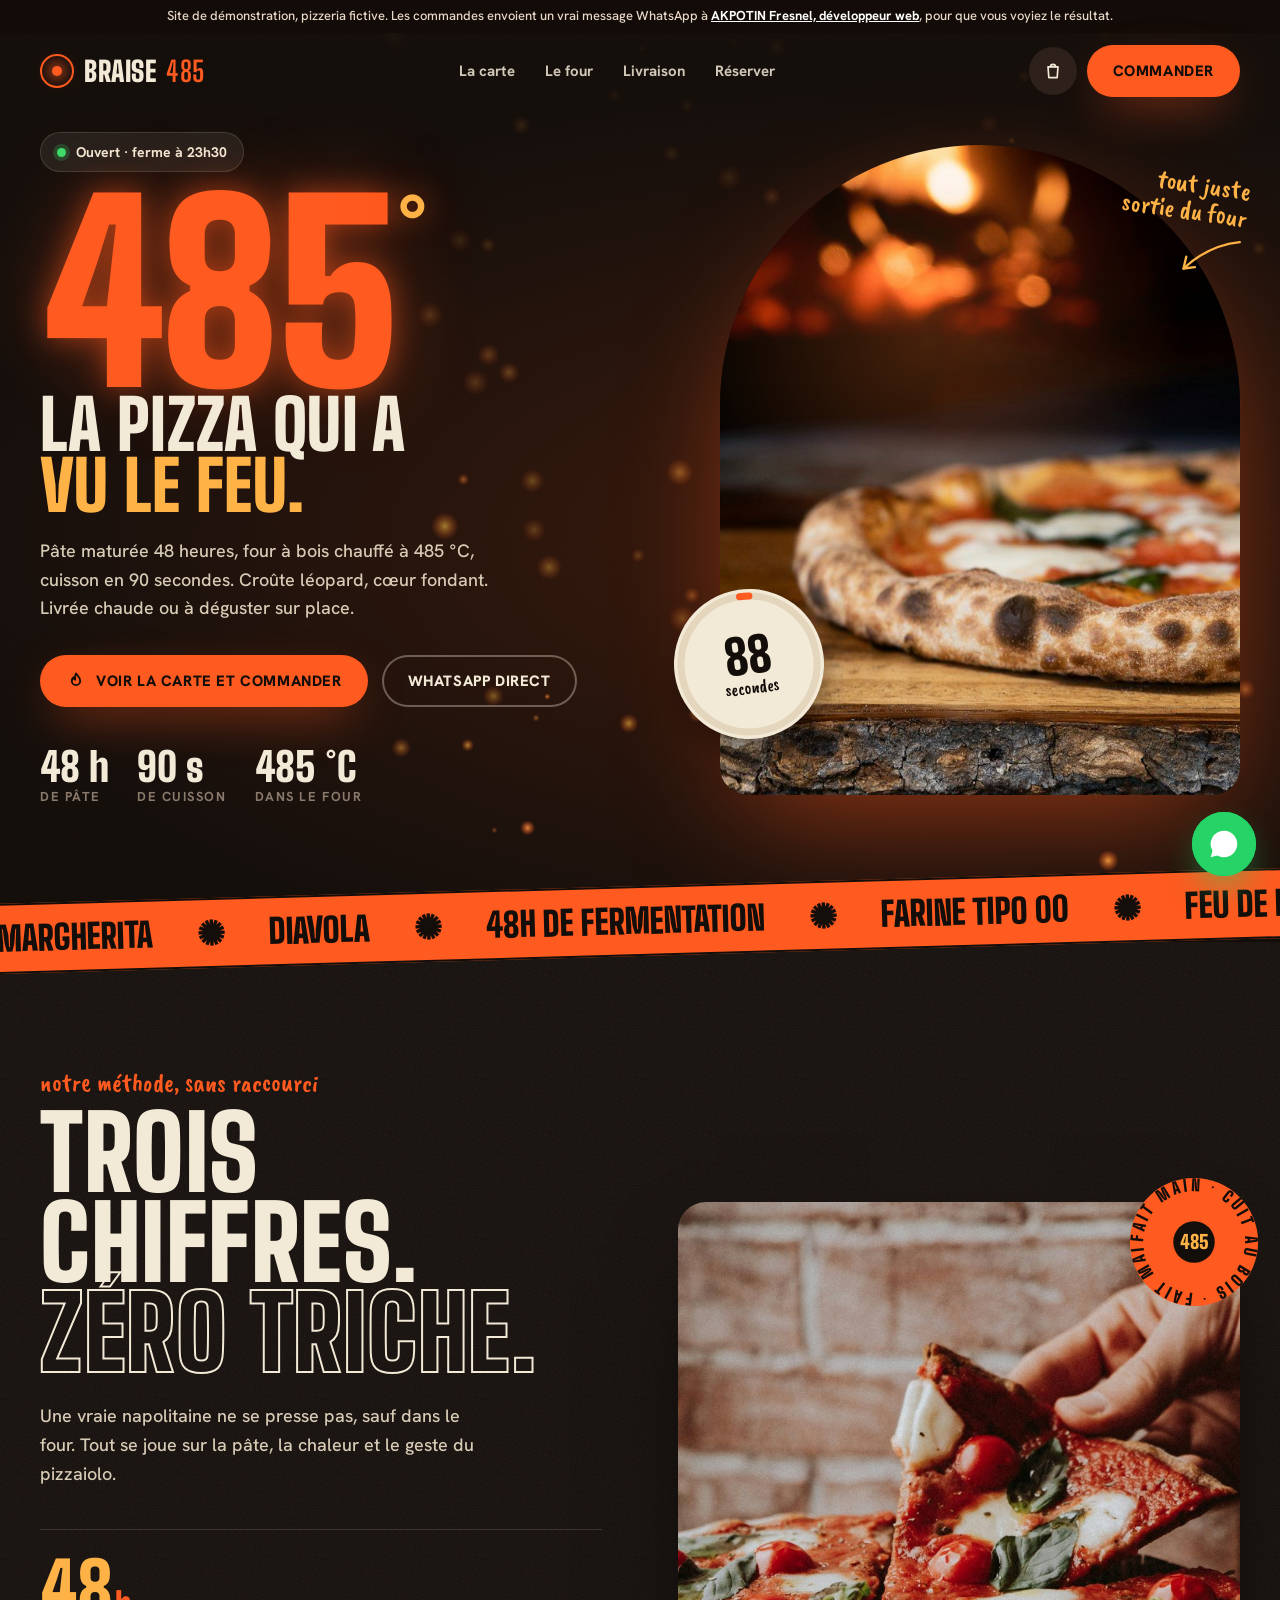
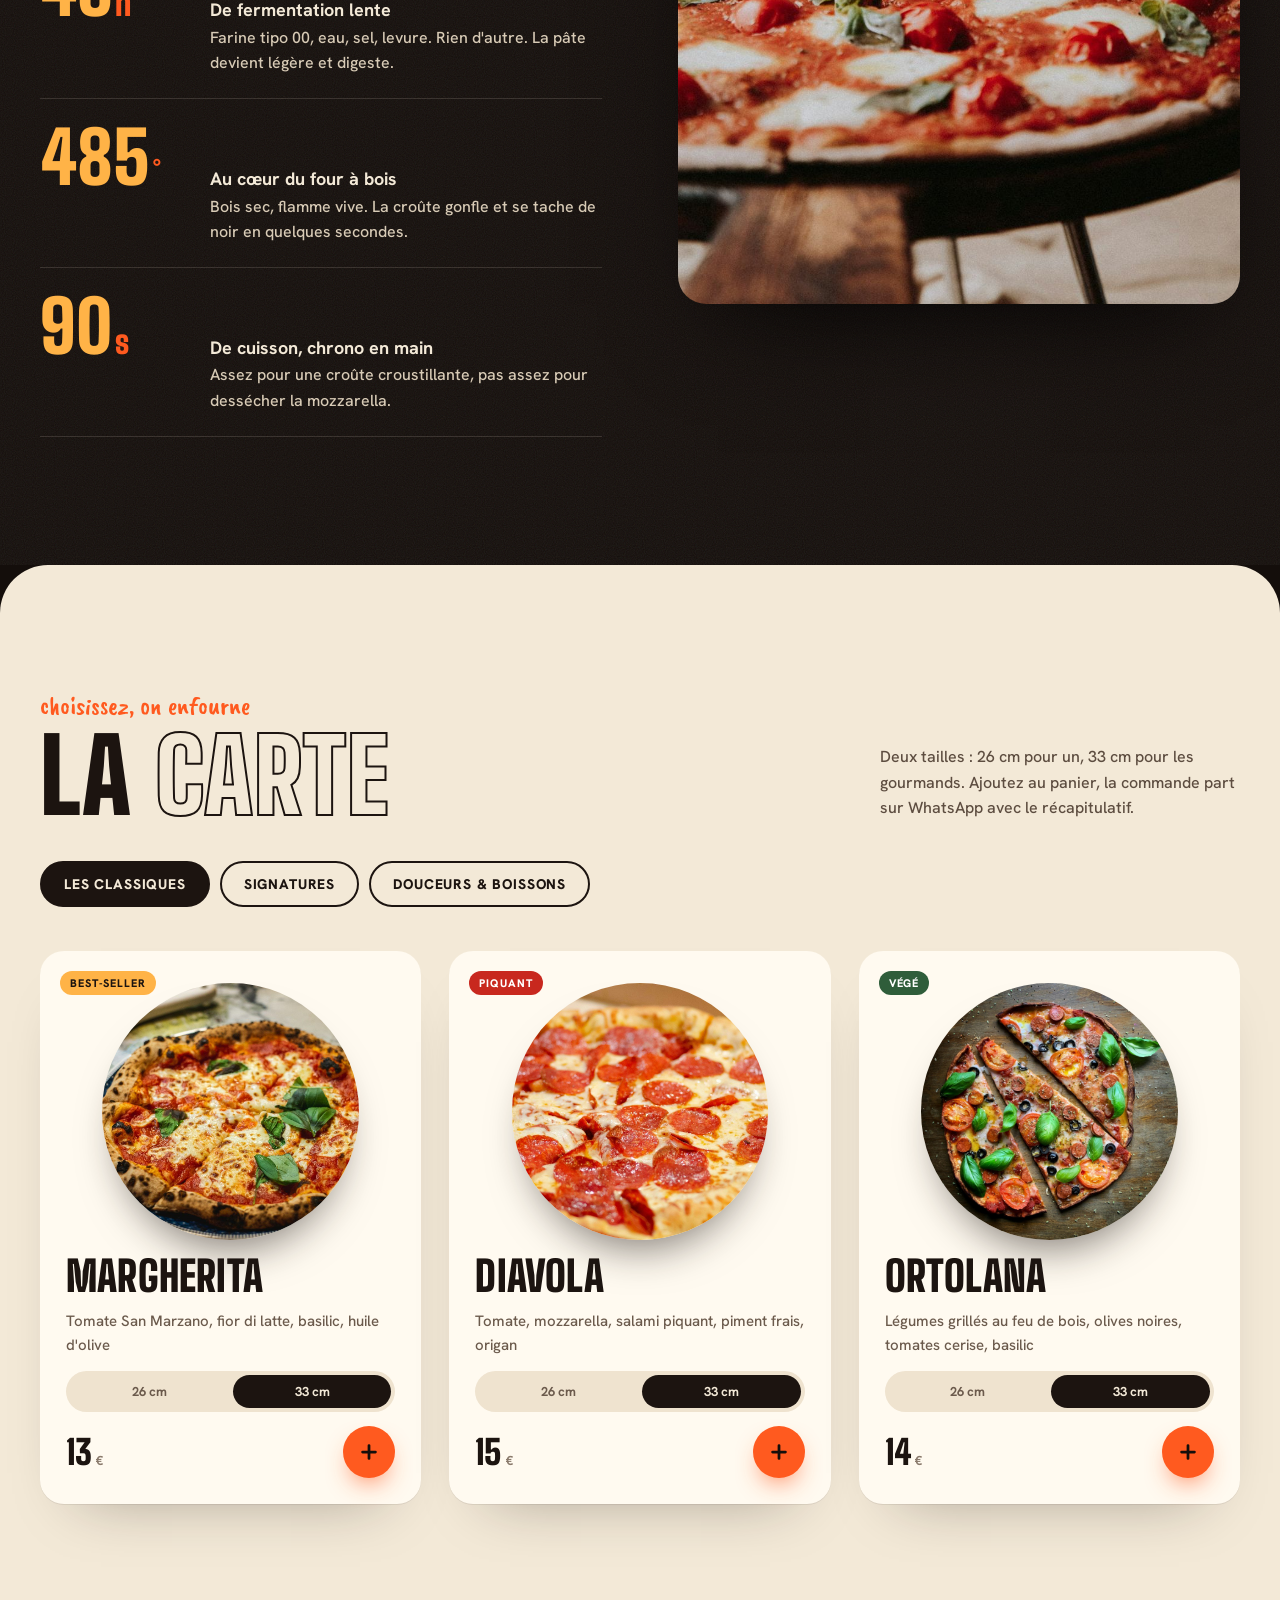
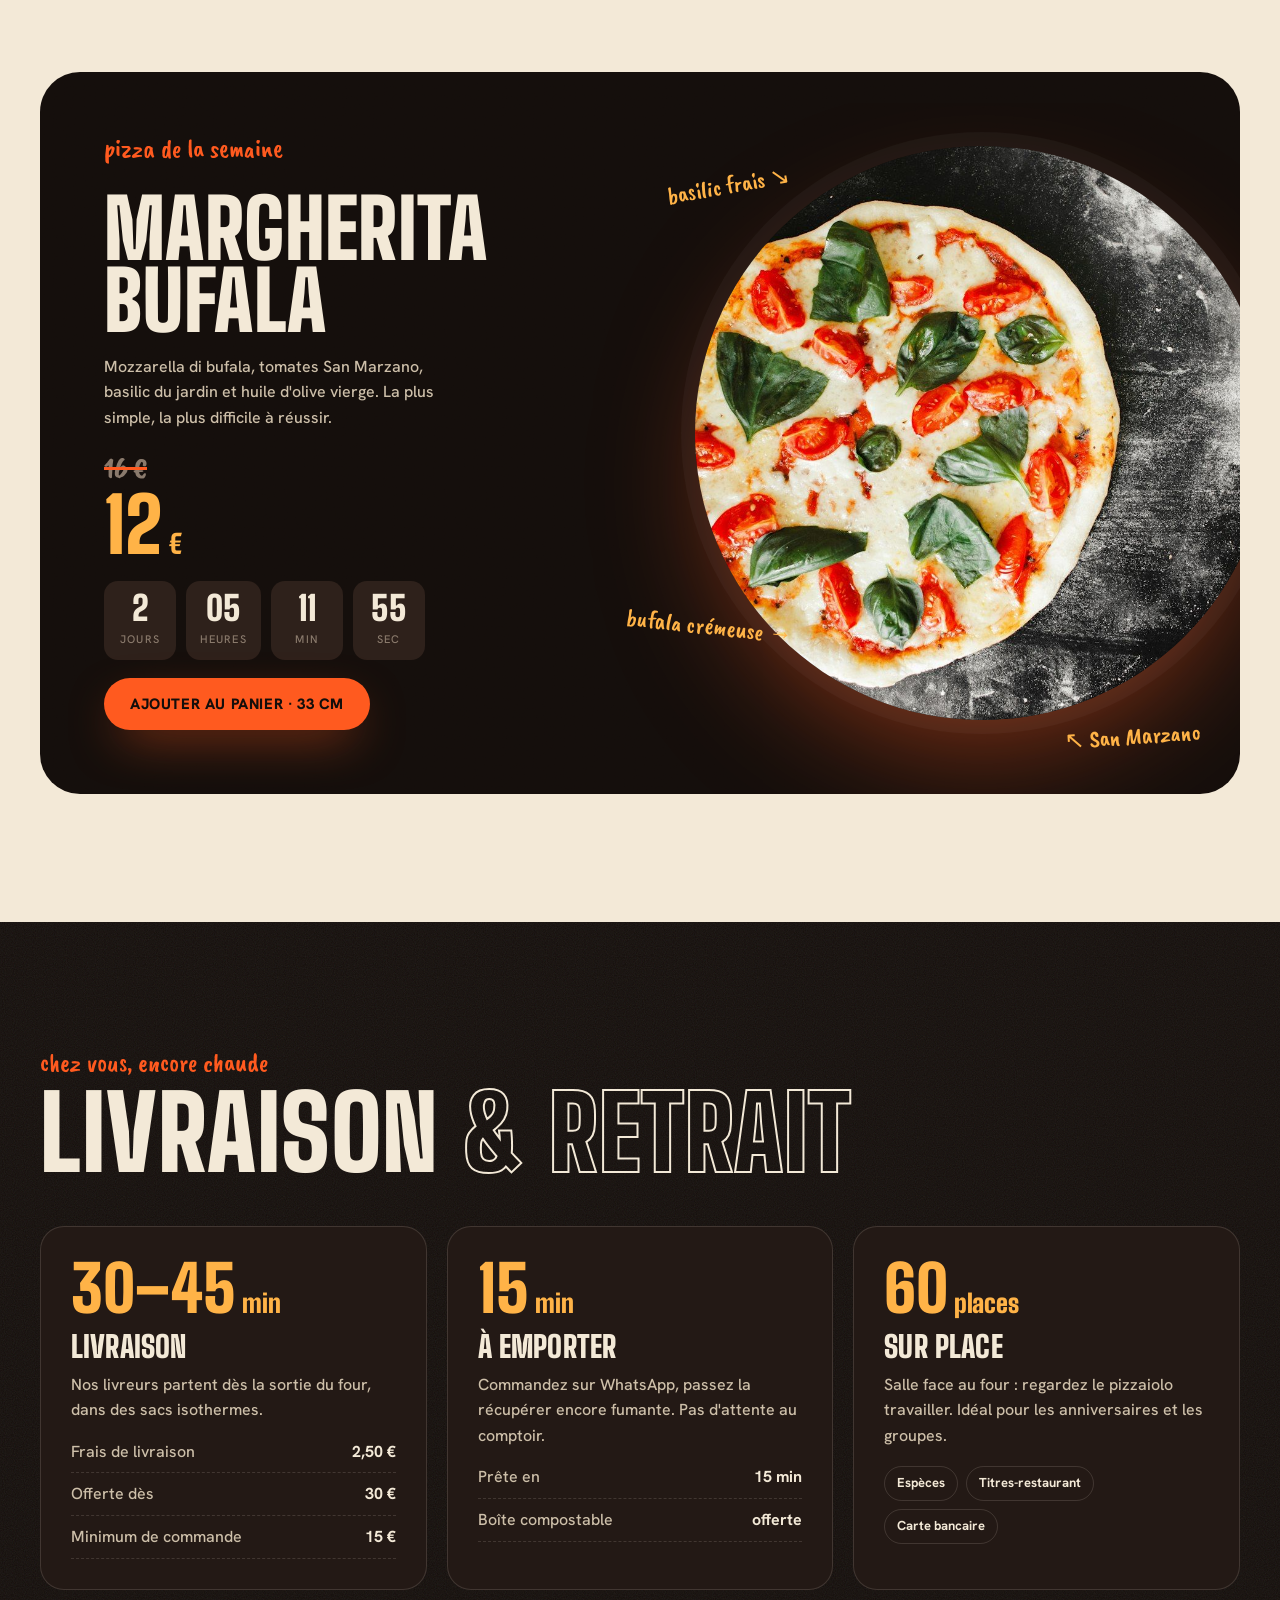
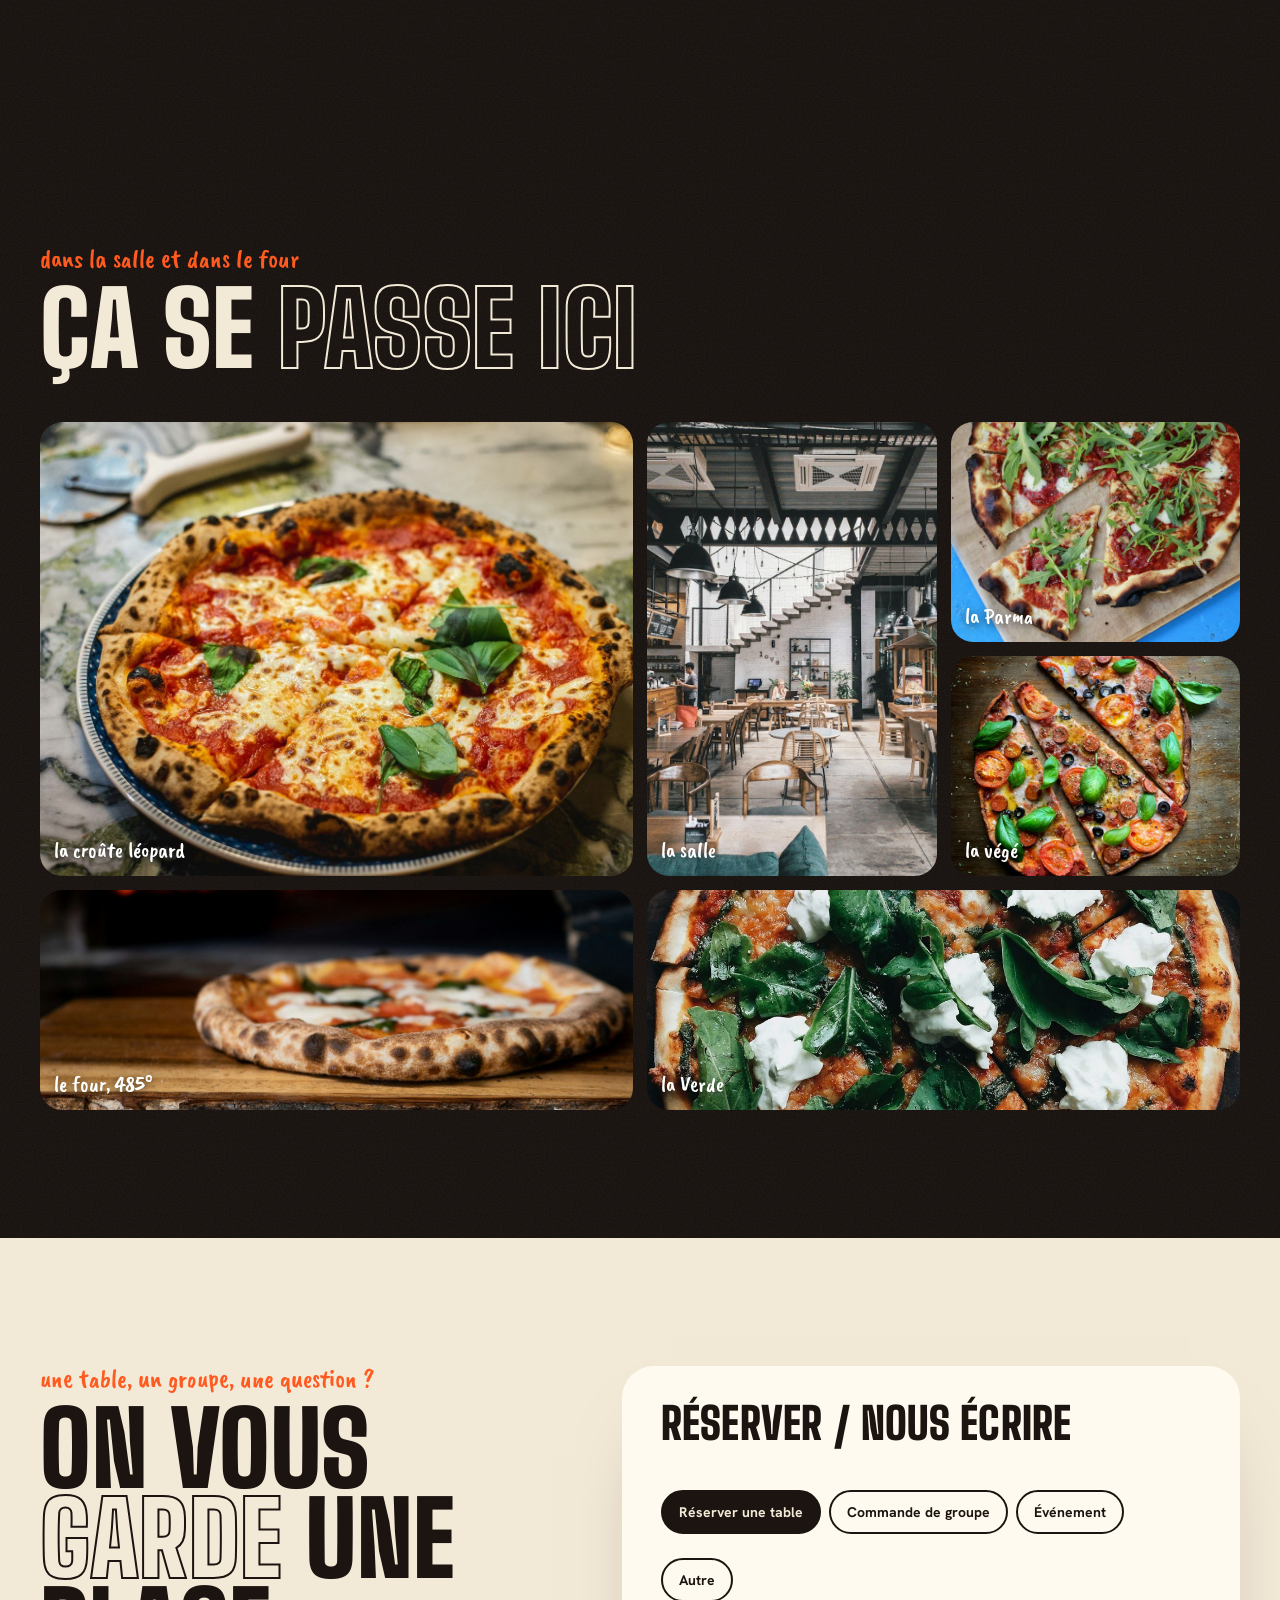
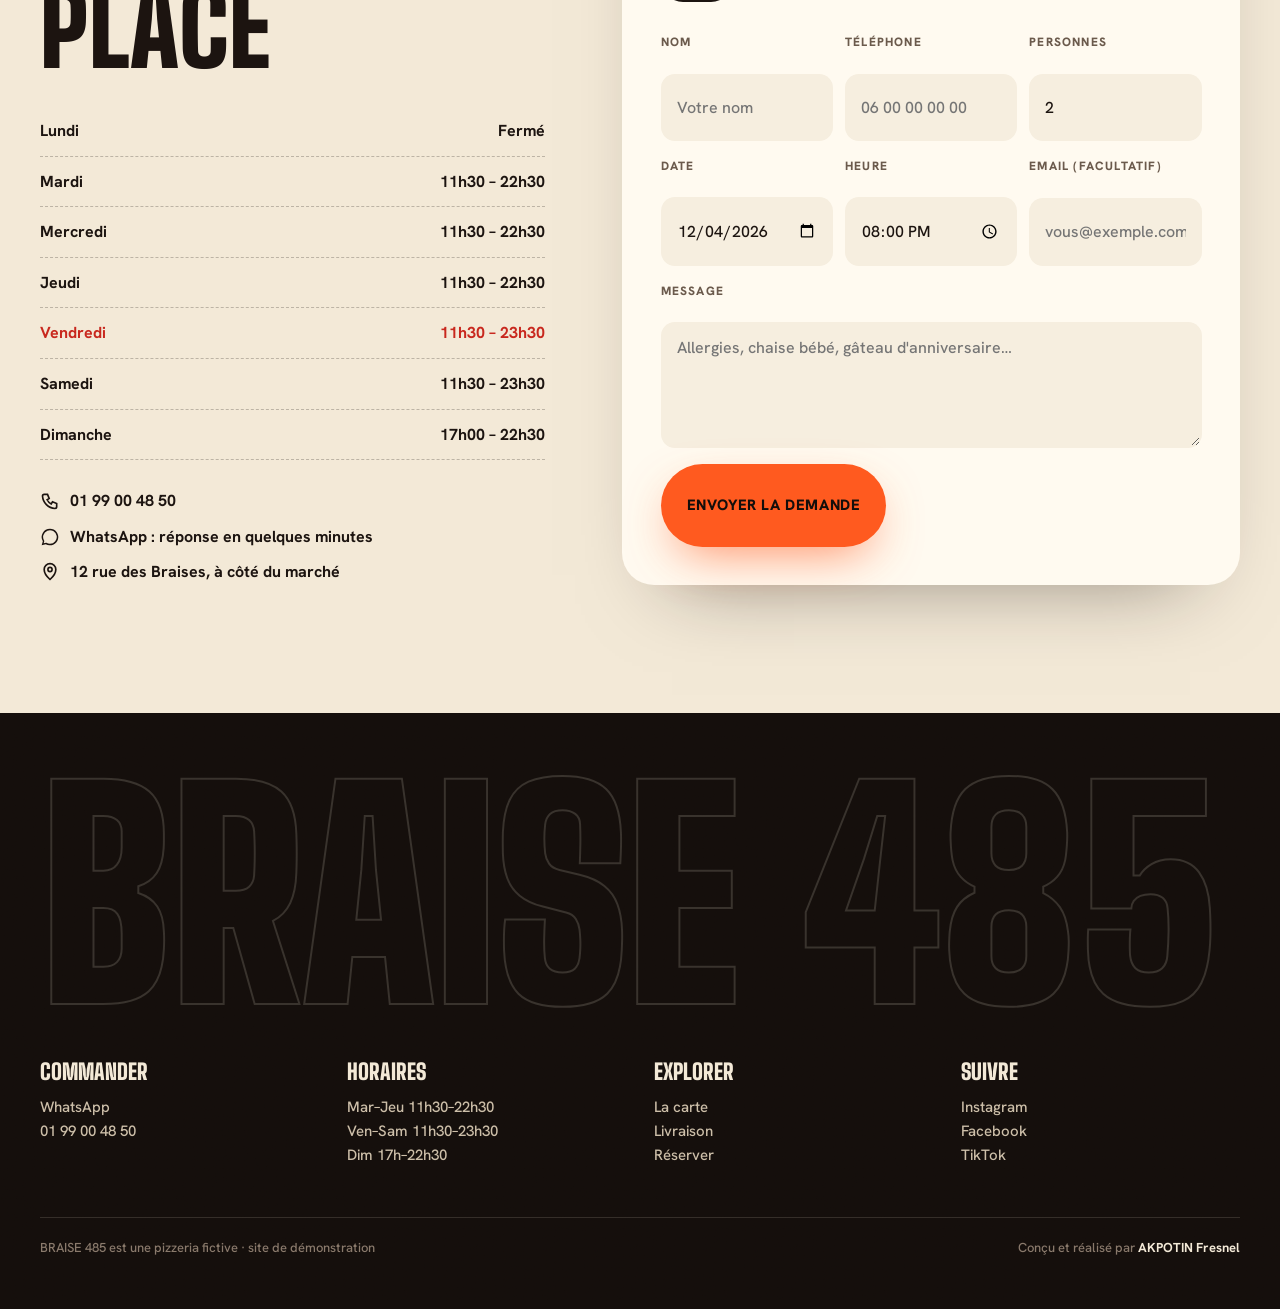
<file: demos/pizzeria/index.html>
<!DOCTYPE html>
<html lang="fr">
<head>
<meta charset="utf-8">
<meta name="viewport" content="width=device-width,initial-scale=1,viewport-fit=cover">
<title>BRAISE 485 · Pizza napolitaine au feu de bois</title>
<meta name="description" content="BRAISE 485 : pizzas napolitaines cuites 90 secondes au feu de bois à 485 °C. Livraison, à emporter et sur place. Commande en 2 gestes sur WhatsApp.">
<meta name="theme-color" content="#140e0b">
<link rel="stylesheet" href="fonts/fonts.css">
<style>
:root{
  --char:#140e0b; --soot:#231915; --soot2:#2e211b; --ember:#ff5a1f; --glow:#ffb347; --tomato:#c8281e;
  --flour:#f3e9d7; --mozza:#fffaf0; --basil:#2f5d3a; --ink:#1c1410; --muted:#8a7a6c; --line:rgb(243 233 215 / .14);
  --display:"Big Shoulders Display","Arial Narrow",Impact,sans-serif;
  --hand:"Caveat Brush","Comic Sans MS",cursive;
  --body:"Hanken Grotesk",system-ui,-apple-system,sans-serif;
  --r:24px;
}
*{box-sizing:border-box}
html{scroll-behavior:smooth;scroll-padding-top:84px;-webkit-text-size-adjust:100%}
body{margin:0;background:var(--char);color:var(--flour);font:500 16px/1.6 var(--body);overflow-x:hidden}
img{display:block;max-width:100%}
a{color:inherit}
button{font:inherit;color:inherit;cursor:pointer}
h1,h2,h3{margin:0;font-family:var(--display);font-weight:900;text-transform:uppercase;line-height:.88;letter-spacing:.005em}
p{margin:0}
.wrap{max-width:1280px;margin:0 auto;padding-inline:20px}
@media (min-width:900px){.wrap{padding-inline:40px}}
.hand{font-family:var(--hand);text-transform:none;letter-spacing:0;font-weight:400}
.grain{position:relative;isolation:isolate}
.grain::after{content:"";position:absolute;inset:0;z-index:-1;pointer-events:none;opacity:.09;mix-blend-mode:overlay;background-image:url("data:image/svg+xml,%3Csvg xmlns='http://www.w3.org/2000/svg' width='160' height='160'%3E%3Cfilter id='n'%3E%3CfeTurbulence type='fractalNoise' baseFrequency='.9' numOctaves='2' stitchTiles='stitch'/%3E%3C/filter%3E%3Crect width='100%25' height='100%25' filter='url(%23n)'/%3E%3C/svg%3E")}
:focus-visible{outline:3px solid var(--glow);outline-offset:3px;border-radius:6px}

/* ---------- boutons ---------- */
.btn{display:inline-flex;align-items:center;justify-content:center;gap:10px;border:0;border-radius:999px;padding:16px 26px;font:800 15px var(--body);letter-spacing:.04em;text-transform:uppercase;text-decoration:none;transition:transform .25s cubic-bezier(.2,1.4,.4,1),box-shadow .25s,background .25s;white-space:nowrap}
.btn:active{transform:scale(.97)}
.btn-fire{background:var(--ember);color:var(--char);box-shadow:0 18px 50px -16px rgb(255 90 31 / .75)}
.btn-fire:hover{transform:translateY(-3px);box-shadow:0 26px 60px -14px rgb(255 90 31 / .9);background:#ff6c35}
.btn-ghost{background:transparent;color:var(--flour);box-shadow:inset 0 0 0 2px rgb(243 233 215 / .35)}
.btn-ghost:hover{box-shadow:inset 0 0 0 2px var(--flour)}
.btn-wa{background:#25d366;color:#062e17}
.ic{width:20px;height:20px;flex:none}

/* ---------- nav ---------- */
.nav{position:fixed;inset:0 0 auto 0;z-index:60;padding-top:env(safe-area-inset-top,0px);transition:background .3s,backdrop-filter .3s,box-shadow .3s}
.nav.solid{background:rgb(20 14 11 / .82);backdrop-filter:blur(14px);-webkit-backdrop-filter:blur(14px);box-shadow:0 1px 0 var(--line)}
.nav .wrap{height:76px;display:flex;align-items:center;justify-content:space-between;gap:16px}
.logo{display:flex;align-items:center;gap:10px;text-decoration:none;font:900 28px/1 var(--display);letter-spacing:.02em}
.logo .therm{width:34px;height:34px;border-radius:50%;border:2px solid var(--ember);display:grid;place-items:center;position:relative}
.logo .therm::after{content:"";width:10px;height:10px;border-radius:50%;background:var(--ember);box-shadow:0 0 14px 3px rgb(255 90 31 / .8);animation:pulse 2.2s ease-in-out infinite}
@keyframes pulse{50%{transform:scale(.7);opacity:.7}}
.logo b{color:var(--ember)}
.links{display:flex;gap:30px;font-weight:700;font-size:15px}
.links a{text-decoration:none;opacity:.85;position:relative}
.links a:hover{opacity:1}
.links a::after{content:"";position:absolute;left:0;right:0;bottom:-6px;height:2px;background:var(--ember);transform:scaleX(0);transition:transform .25s;transform-origin:left}
.links a:hover::after{transform:scaleX(1)}
.nav-cta{display:flex;align-items:center;gap:10px}
.cart-btn{position:relative;width:48px;height:48px;border-radius:50%;border:0;background:var(--soot2);display:grid;place-items:center}
.cart-btn .count{position:absolute;top:-4px;right:-4px;min-width:22px;height:22px;border-radius:11px;background:var(--ember);color:var(--char);font:800 12px/22px var(--body);text-align:center;padding:0 5px;transform:scale(0);transition:transform .3s cubic-bezier(.2,1.6,.4,1)}
.cart-btn .count.on{transform:scale(1)}
.cart-btn.bump{animation:bump .5s}
@keyframes bump{30%{transform:scale(1.18) rotate(-8deg)}60%{transform:scale(.95) rotate(4deg)}}
.burger{display:none;width:48px;height:48px;border-radius:50%;border:0;background:var(--soot2);place-items:center}
@media (max-width:899px){.links,.nav-cta .btn{display:none}.burger{display:grid}.logo{font-size:24px}}

.drawer{position:fixed;inset:0;z-index:80;background:var(--char);display:flex;flex-direction:column;padding:calc(20px + env(safe-area-inset-top,0px)) 24px 32px;transform:translateY(-100%);transition:transform .5s cubic-bezier(.7,0,.2,1)}
.drawer.open{transform:none}
.drawer .top{display:flex;justify-content:space-between;align-items:center}
.drawer nav{display:grid;gap:4px;margin-top:40px}
.drawer nav a{font:900 54px/1.05 var(--display);text-transform:uppercase;text-decoration:none;display:flex;justify-content:space-between;align-items:baseline;border-bottom:1px solid var(--line);padding-block:8px}
.drawer nav a span{font:400 22px var(--hand);color:var(--ember)}
.drawer .foot{margin-top:auto;display:grid;gap:12px}

/* ---------- hero ---------- */
.hero{position:relative;min-height:min(100svh,980px);display:grid;overflow:hidden;background:radial-gradient(120% 80% at 70% 60%,#3a1a0c 0%,var(--char) 62%)}
#embers{position:absolute;inset:0;width:100%;height:100%;z-index:2;pointer-events:none}
.hero .wrap{position:relative;z-index:3;display:grid;grid-template-columns:minmax(0,1.1fr) minmax(0,.9fr);gap:40px;align-items:center;padding-block:120px 80px;width:100%}
.open-badge{display:inline-flex;align-items:center;gap:10px;background:rgb(243 233 215 / .08);border:1px solid var(--line);border-radius:999px;padding:8px 16px;font-weight:700;font-size:14px}
.open-badge i{width:9px;height:9px;border-radius:50%;background:#3ddc6a;box-shadow:0 0 0 4px rgb(61 220 106 / .2)}
.open-badge.closed i{background:var(--muted);box-shadow:none}
.deg{display:block;font:900 clamp(150px,19vw,280px)/.78 var(--display);letter-spacing:-.02em;color:var(--ember);margin:26px 0 6px;text-shadow:0 0 30px rgb(255 90 31 / .55),0 0 80px rgb(255 90 31 / .35);animation:ember 3.2s ease-in-out infinite}
.deg sup{font-size:.45em;vertical-align:.95em;color:var(--glow)}
@keyframes ember{0%,100%{text-shadow:0 0 30px rgb(255 90 31 / .55),0 0 80px rgb(255 90 31 / .35);color:var(--ember)}
  38%{text-shadow:0 0 22px rgb(255 179 71 / .7),0 0 110px rgb(255 90 31 / .55);color:#ff6a2a}
  62%{text-shadow:0 0 36px rgb(200 40 30 / .6),0 0 60px rgb(255 90 31 / .25);color:#f24f19}}
.hero h1{font-size:clamp(46px,5.4vw,84px);max-width:11ch}
.hero h1 em{font-style:normal;color:var(--glow)}
.hero .sub{margin-top:20px;font-size:18px;max-width:46ch;color:#d8cbb6}
.hero .ctas{display:flex;flex-wrap:wrap;gap:14px;margin-top:32px}
.facts{display:flex;gap:28px;margin-top:40px;flex-wrap:wrap}
.facts div{display:grid}
.facts strong{font:900 40px/1 var(--display);color:var(--flour)}
.facts span{font-size:13px;color:var(--muted);text-transform:uppercase;letter-spacing:.12em;font-weight:700}

.oven{position:relative;justify-self:end;width:min(100%,520px)}
.arch{aspect-ratio:4/5;border-radius:260px 260px 28px 28px;overflow:hidden;position:relative;box-shadow:0 40px 120px -30px rgb(255 90 31 / .55)}
.arch img{width:100%;height:100%;object-fit:cover;object-position:35% 60%;transform:scale(1.12);animation:breathe 9s ease-in-out infinite}
@keyframes breathe{50%{transform:scale(1.04)}}
.arch::after{content:"";position:absolute;inset:0;background:radial-gradient(70% 50% at 40% 30%,rgb(255 120 40 / .28),transparent 70%)}
.timer{position:absolute;left:-46px;bottom:56px;width:150px;height:150px;border-radius:50%;background:var(--flour);color:var(--char);display:grid;place-items:center;text-align:center;box-shadow:0 20px 40px -10px rgb(0 0 0 / .6);rotate:-8deg}
.timer svg{position:absolute;inset:0}
.timer circle.track{fill:none;stroke:#e3d6bd;stroke-width:7}
.timer circle.prog{fill:none;stroke:var(--ember);stroke-width:7;stroke-linecap:round;stroke-dasharray:427;stroke-dashoffset:427;transform:rotate(-90deg);transform-origin:center}
.timer b{font:900 48px/1 var(--display);display:block}
.timer small{font:400 18px/1 var(--hand);display:block;margin-top:-2px}
.note{position:absolute;right:-6px;top:24px;font:400 26px/1.05 var(--hand);color:var(--glow);rotate:8deg;text-align:right}
.note svg{display:block;margin:6px 0 0 auto}

@media (max-width:899px){
  .hero{min-height:auto;background:var(--char)}
  .hero .wrap{grid-template-columns:minmax(0,1fr);padding-block:0 120px;gap:0}
  .oven{order:-1;justify-self:stretch;width:auto;margin-inline:-20px}
  .arch{aspect-ratio:auto;height:min(62svh,560px);min-height:380px;border-radius:0 0 46% 46% / 0 0 14% 14%}
  .arch::before{content:"";position:absolute;inset:0;z-index:1;background:linear-gradient(180deg,rgb(20 14 11 / .55) 0%,transparent 30%,transparent 70%,rgb(20 14 11 / .9) 100%)}
  .timer{left:auto;right:20px;bottom:-30px;width:118px;height:118px;z-index:4}
  .timer b{font-size:38px}
  .note{display:none}
  .deg{font-size:clamp(130px,44vw,200px);margin-top:14px;position:relative;z-index:4}
  .open-badge{margin-top:30px}
  .hero h1{font-size:clamp(40px,11vw,58px)}
  .hero .ctas .btn{flex:1 1 100%}
  .facts{gap:20px;justify-content:space-between}
  .facts strong{font-size:32px}
}

/* ---------- bandeau ---------- */
.ticker{background:var(--ember);color:var(--char);overflow:hidden;border-block:2px solid var(--char);transform:rotate(-1.6deg);margin-block:-14px;position:relative;z-index:5;width:104%;margin-left:-2%}
.ticker div{display:flex;width:max-content;animation:tick 30s linear infinite}
.ticker span{font:900 34px/1 var(--display);text-transform:uppercase;padding:16px 22px;white-space:nowrap}
.ticker span::after{content:"✺";margin-left:44px}
@keyframes tick{to{transform:translateX(-50%)}}
@media (max-width:899px){.ticker span{font-size:26px;padding:12px 16px}}

section{padding-block:clamp(80px,10vw,140px)}
.eyebrow{font:400 26px/1 var(--hand);color:var(--ember);display:block;margin-bottom:12px}
.h2{font-size:clamp(56px,8vw,128px)}
.h2 .out{color:transparent;-webkit-text-stroke:2px var(--flour)}

/* ---------- méthode ---------- */
.method .wrap{display:grid;grid-template-columns:minmax(0,1fr) minmax(0,1fr);gap:clamp(40px,6vw,96px);align-items:center}
.method .lead{margin-top:24px;color:#d8cbb6;font-size:18px;max-width:44ch}
.nums{display:grid;gap:0;margin-top:40px;border-top:1px solid var(--line)}
.nums div{display:grid;grid-template-columns:150px minmax(0,1fr);gap:20px;align-items:baseline;padding-block:22px;border-bottom:1px solid var(--line)}
.nums strong{font:900 72px/1 var(--display);color:var(--glow)}
.nums strong small{font-size:.45em;color:var(--ember);margin-left:2px}
.nums p{color:#d8cbb6}
.nums b{display:block;color:var(--flour);font-size:18px}
.slice{position:relative}
.slice img{border-radius:28px;aspect-ratio:4/5;object-fit:cover;width:100%;box-shadow:0 40px 100px -40px rgb(0 0 0 / .9)}
.slice .stamp{position:absolute;right:-20px;top:-26px;width:132px;height:132px;animation:spin 18s linear infinite}
@keyframes spin{to{transform:rotate(360deg)}}
@media (max-width:899px){.method .wrap{grid-template-columns:minmax(0,1fr)}.slice{order:-1}.slice img{aspect-ratio:5/4}.slice .stamp{right:6px;top:-40px;width:104px;height:104px}.nums div{grid-template-columns:100px minmax(0,1fr)}.nums strong{font-size:54px}}

/* ---------- carte ---------- */
.menu{background:var(--flour);color:var(--ink);border-radius:48px 48px 0 0;position:relative}
.menu .h2 .out{-webkit-text-stroke-color:var(--ink)}
.menu .head{display:flex;flex-wrap:wrap;justify-content:space-between;align-items:end;gap:24px}
.menu .head p{max-width:40ch;color:#5d4d40}
.tabs{display:flex;gap:10px;margin-top:40px;overflow-x:auto;scrollbar-width:none;padding-bottom:4px;scroll-snap-type:x mandatory}
.tabs::-webkit-scrollbar{display:none}
.tab{border:2px solid var(--ink);background:transparent;border-radius:999px;padding:12px 22px;font:800 14px var(--body);text-transform:uppercase;letter-spacing:.06em;white-space:nowrap;scroll-snap-align:start;transition:background .2s,color .2s}
.tab[aria-selected="true"]{background:var(--ink);color:var(--flour)}
.grid{display:grid;grid-template-columns:repeat(3,minmax(0,1fr));gap:28px;margin-top:40px}
.pz{background:var(--mozza);border-radius:var(--r);padding:26px;display:grid;gap:14px;align-content:start;position:relative;box-shadow:0 1px 0 rgb(28 20 16 / .08),0 30px 60px -40px rgb(28 20 16 / .4);transition:transform .35s cubic-bezier(.2,1.2,.4,1)}
.pz:hover{transform:translateY(-6px)}
.pz .ph{width:78%;aspect-ratio:1;border-radius:50%;overflow:hidden;margin:6px auto 4px;box-shadow:0 26px 40px -18px rgb(28 20 16 / .55);transition:transform .7s cubic-bezier(.2,1,.3,1)}
.pz:hover .ph{transform:rotate(24deg) scale(1.04)}
.pz .ph img{width:100%;height:100%;object-fit:cover}
.pz h3{font-size:42px;color:var(--ink)}
.pz .ing{color:#6b5a4c;font-size:15px;min-height:48px}
.badges{position:absolute;top:20px;left:20px;display:flex;gap:6px;flex-wrap:wrap}
.bdg{font:800 11px var(--body);text-transform:uppercase;letter-spacing:.08em;padding:5px 10px;border-radius:999px;background:var(--ink);color:var(--flour)}
.bdg.hot{background:var(--tomato);color:#fff}
.bdg.veg{background:var(--basil);color:#fff}
.bdg.best{background:var(--glow);color:var(--ink)}
.sizes{display:flex;background:#efe3cf;border-radius:999px;padding:4px;gap:4px}
.sizes button{flex:1;border:0;background:transparent;border-radius:999px;padding:8px 10px;font:700 13px var(--body);color:#6b5a4c}
.sizes button[aria-pressed="true"]{background:var(--ink);color:var(--flour)}
.buy{display:flex;align-items:center;justify-content:space-between;gap:12px}
.price{font:900 34px/1 var(--display);color:var(--ink)}
.price small{font:700 13px var(--body);color:#8a7a6c;margin-left:4px}
.add{width:52px;height:52px;border-radius:50%;border:0;background:var(--ember);color:var(--char);display:grid;place-items:center;box-shadow:0 12px 26px -10px rgb(255 90 31 / .9);transition:transform .2s}
.add:hover{transform:rotate(90deg)}
.add.pop{animation:pop .5s}
@keyframes pop{40%{transform:scale(1.25)}}
.sweet{display:grid;grid-template-columns:repeat(2,minmax(0,1fr));gap:12px 60px;margin-top:40px}
.row{display:flex;align-items:baseline;gap:10px;padding-block:14px;border-bottom:1px dashed rgb(28 20 16 / .25)}
.row h4{margin:0;font:900 30px/1 var(--display);text-transform:uppercase}
.row p{color:#6b5a4c;font-size:14px}
.row .dots{flex:1;border-bottom:2px dotted rgb(28 20 16 / .35);transform:translateY(-6px)}
.row .p{font:900 26px/1 var(--display)}
.row .add{width:40px;height:40px;flex:none}
@media (max-width:1050px){.grid{grid-template-columns:repeat(2,minmax(0,1fr))}}
@media (max-width:899px){
  .menu{border-radius:32px 32px 0 0}
  .tabs{margin-inline:-20px;padding-inline:20px}
  .grid{grid-template-columns:minmax(0,1fr);gap:14px;margin-top:24px}
  .pz{grid-template-columns:96px minmax(0,1fr);grid-template-areas:"bdg bdg" "ph h" "ph ing" "sz sz" "buy buy";gap:6px 16px;padding:16px;border-radius:20px}
  .pz:hover{transform:none}
  .pz .ph{grid-area:ph;width:96px;margin:0;align-self:start}
  .pz h3{grid-area:h;font-size:30px;align-self:end}
  .pz .ing{grid-area:ing;min-height:0;font-size:14px;line-height:1.4}
  .pz .sizes{grid-area:sz;margin-top:8px}
  .pz .buy{grid-area:buy}
  .badges{position:static;grid-area:bdg}
  .price{font-size:28px}
  .sweet{grid-template-columns:minmax(0,1fr);gap:0;margin-top:24px}
  .row h4{font-size:24px}
}

/* ---------- pizza du moment ---------- */
.special{background:var(--flour);color:var(--ink);padding-top:0}
.special .box{background:var(--char);color:var(--flour);border-radius:40px;overflow:hidden;display:grid;grid-template-columns:minmax(0,1fr) minmax(0,1fr);align-items:center;position:relative}
.special .txt{padding:clamp(32px,5vw,72px);display:grid;gap:18px;align-content:center}
.special h2{font-size:clamp(54px,6.4vw,100px)}
.special .was{font:400 30px var(--hand);color:var(--muted);text-decoration:line-through;text-decoration-color:var(--ember)}
.special .now{font:900 76px/1 var(--display);color:var(--glow)}
.special .now small{font-size:.35em;margin-left:6px}
.countdown{display:flex;gap:10px}
.countdown div{background:var(--soot2);border-radius:14px;padding:10px 14px;text-align:center;min-width:72px}
.countdown b{display:block;font:900 34px/1 var(--display);font-variant-numeric:tabular-nums}
.countdown span{font-size:11px;text-transform:uppercase;letter-spacing:.1em;color:var(--muted)}
.spinner{position:relative;aspect-ratio:1;margin:-12% -14% -12% 0}
.spinner img{position:absolute;inset:8%;width:84%;height:84%;object-fit:cover;border-radius:50%;animation:spin 60s linear infinite;box-shadow:0 0 0 14px rgb(255 255 255 / .03),0 50px 120px -30px rgb(255 90 31 / .5)}
.spinner .lbl{position:absolute;font:400 24px/1 var(--hand);color:var(--glow);white-space:nowrap}
.spinner .l1{left:4%;top:12%;rotate:-10deg}.spinner .l2{left:-2%;bottom:20%;rotate:6deg}.spinner .l3{right:18%;bottom:4%;rotate:-4deg}
@media (max-width:899px){
  .special .box{grid-template-columns:minmax(0,1fr);border-radius:28px}
  .spinner{margin:-14% -18% 0;order:-1}
  .spinner .lbl{font-size:20px}
  .special .now{font-size:62px}
  .countdown div{min-width:0;flex:1}
}

/* ---------- livraison ---------- */
.deliv .cards{display:grid;grid-template-columns:repeat(3,minmax(0,1fr));gap:20px;margin-top:48px}
.dcard{background:var(--soot);border:1px solid var(--line);border-radius:var(--r);padding:30px;display:grid;gap:12px;align-content:start}
.dcard .big{font:900 64px/1 var(--display);color:var(--glow)}
.dcard h3{font-size:30px}
.dcard p{color:#cdbfa9}
.dcard ul{margin:4px 0 0;padding:0;list-style:none;display:grid;gap:8px;color:#cdbfa9}
.dcard li{display:flex;justify-content:space-between;gap:10px;border-bottom:1px dashed var(--line);padding-bottom:8px}
.dcard li b{color:var(--flour)}
.pay{display:flex;flex-wrap:wrap;gap:8px;margin-top:6px}
.pay span{border:1px solid var(--line);border-radius:999px;padding:6px 12px;font-weight:700;font-size:13px}
@media (max-width:899px){.deliv .cards{grid-template-columns:minmax(0,1fr)}}

/* ---------- avis ---------- */
.reviews{background:var(--soot)}
.rv-grid{display:grid;grid-template-columns:repeat(3,minmax(0,1fr));gap:20px;margin-top:48px}
.review{background:var(--char);border-radius:var(--r);padding:30px;display:grid;gap:18px;align-content:start;border:1px solid var(--line)}
.review:nth-child(2){rotate:1.2deg;background:var(--ember);color:var(--char);border-color:transparent}
.review:nth-child(2) .who{color:var(--char)}
.stars{color:var(--glow);letter-spacing:4px;font-size:18px}
.review:nth-child(2) .stars{color:var(--char)}
.review blockquote{margin:0;font:400 28px/1.15 var(--hand)}
.who{font-weight:700;font-size:14px;color:var(--muted)}
.score{display:flex;align-items:center;gap:16px;margin-top:20px}
.score b{font:900 80px/1 var(--display);color:var(--glow)}
.demo-tag{font-size:12px;color:var(--muted);text-transform:uppercase;letter-spacing:.12em;font-weight:700}
@media (max-width:899px){.rv-grid{grid-template-columns:none;grid-auto-flow:column;grid-auto-columns:84%;overflow-x:auto;scroll-snap-type:x mandatory;margin-inline:-20px;padding:6px 20px 10px;scrollbar-width:none}.review{scroll-snap-align:center}.review:nth-child(2){rotate:0deg}}

/* ---------- galerie ---------- */
.gallery .mosaic{display:grid;grid-template-columns:repeat(4,minmax(0,1fr));grid-auto-rows:220px;gap:14px;margin-top:48px}
.mosaic figure{margin:0;border-radius:22px;overflow:hidden;position:relative}
.mosaic img{width:100%;height:100%;object-fit:cover;transition:transform .8s}
.mosaic figure:hover img{transform:scale(1.07)}
.mosaic .a{grid-column:span 2;grid-row:span 2}.mosaic .b{grid-row:span 2}.mosaic .e,.mosaic .f{grid-column:span 2}
.mosaic figcaption{position:absolute;left:14px;bottom:12px;font:400 22px var(--hand);color:#fff;text-shadow:0 2px 10px rgb(0 0 0 / .7)}
@media (max-width:899px){.gallery .mosaic{grid-template-columns:none;grid-auto-flow:column;grid-auto-columns:78%;grid-auto-rows:auto;overflow-x:auto;scroll-snap-type:x mandatory;margin-inline:-20px;padding-inline:20px;scrollbar-width:none}.mosaic figure{aspect-ratio:4/5;scroll-snap-align:center}.mosaic .a,.mosaic .b,.mosaic .e,.mosaic .f{grid-column:auto;grid-row:auto}}

/* ---------- contact ---------- */
.contact{background:var(--flour);color:var(--ink)}
.contact .wrap{display:grid;grid-template-columns:minmax(0,.9fr) minmax(0,1.1fr);gap:clamp(40px,6vw,90px)}
.contact .h2 .out{-webkit-text-stroke-color:var(--ink)}
.hours{margin-top:32px;display:grid}
.hours div{display:flex;justify-content:space-between;padding-block:12px;border-bottom:1px dashed rgb(28 20 16 / .25);font-weight:700}
.hours div.today{color:var(--tomato)}
.hours span:last-child{font-variant-numeric:tabular-nums}
.info{margin-top:28px;display:grid;gap:10px;font-weight:700}
.info a{text-decoration:none;display:flex;gap:10px;align-items:center}
form{background:var(--mozza);border-radius:32px;padding:clamp(22px,3vw,40px);display:grid;gap:16px;box-shadow:0 40px 80px -50px rgb(28 20 16 / .5)}
form h3{font-size:44px}
.seg{display:flex;flex-wrap:wrap;gap:8px}
.seg label{position:relative}
.seg input{position:absolute;opacity:0;pointer-events:none}
.seg span{display:block;border:2px solid var(--ink);border-radius:999px;padding:9px 16px;font-weight:700;font-size:14px;cursor:pointer;transition:background .2s,color .2s}
.seg input:checked+span{background:var(--ink);color:var(--flour)}
.seg input:focus-visible+span{outline:3px solid var(--ember);outline-offset:2px}
.f2{display:grid;grid-template-columns:repeat(3,minmax(0,1fr));gap:12px}
.fl{display:grid;gap:6px}
.fl label{font-size:12px;text-transform:uppercase;letter-spacing:.1em;font-weight:800;color:#6b5a4c}
.fl input,.fl textarea,.fl select{width:100%;font:500 16px var(--body);color:var(--ink);background:#f6eedf;border:2px solid transparent;border-radius:14px;padding:13px 14px;transition:border-color .2s,background .2s}
.fl input:focus,.fl textarea:focus,.fl select:focus{outline:none;border-color:var(--ember);background:#fff}
.fl textarea{min-height:110px;resize:vertical}
.ok{display:none;background:var(--basil);color:#fff;border-radius:14px;padding:14px 16px;font-weight:700}
.ok.on{display:block}
@media (max-width:899px){.contact .wrap{grid-template-columns:minmax(0,1fr)}.f2{grid-template-columns:repeat(2,minmax(0,1fr))}.f2 .fl:first-child{grid-column:1 / -1}form{border-radius:24px}}

/* ---------- footer ---------- */
footer{background:var(--char);padding-block:70px 140px;position:relative;overflow:hidden}
footer .giant{font:900 clamp(110px,22vw,340px)/.8 var(--display);color:transparent;-webkit-text-stroke:2px rgb(243 233 215 / .16);white-space:nowrap;letter-spacing:-.01em}
footer .cols{display:grid;grid-template-columns:repeat(4,minmax(0,1fr));gap:28px;margin-top:50px;color:#cdbfa9;font-size:15px}
footer h4{margin:0 0 10px;font:900 22px var(--display);text-transform:uppercase;color:var(--flour)}
footer a{text-decoration:none}
footer a:hover{color:var(--ember)}
.credit{margin-top:50px;padding-top:20px;border-top:1px solid var(--line);display:flex;flex-wrap:wrap;justify-content:space-between;gap:10px;font-size:13px;color:var(--muted)}
.credit a{color:var(--flour);font-weight:700}
@media (max-width:899px){footer .cols{grid-template-columns:repeat(2,minmax(0,1fr))}}
@media (min-width:900px){footer{padding-bottom:50px}}

/* ---------- WhatsApp & barre mobile ---------- */
.wa-fab{position:fixed;right:24px;bottom:24px;z-index:50;width:64px;height:64px;border-radius:50%;background:#25d366;display:grid;place-items:center;box-shadow:0 16px 36px -10px rgb(37 211 102 / .7);transition:transform .25s}
.wa-fab:hover{transform:scale(1.08) rotate(-6deg)}
.wa-fab::before{content:"";position:absolute;inset:0;border-radius:50%;border:2px solid #25d366;animation:ring 2.4s infinite}
@keyframes ring{to{transform:scale(1.6);opacity:0}}
.wa-fab .bubble{position:absolute;right:76px;white-space:nowrap;background:var(--flour);color:var(--ink);font:400 22px var(--hand);padding:6px 14px;border-radius:14px 14px 4px 14px;opacity:0;transform:translateX(10px);transition:.3s;pointer-events:none}
.wa-fab:hover .bubble{opacity:1;transform:none}
.mbar{display:none}
@media (max-width:899px){
  .wa-fab{display:none}
  .mbar{display:grid;grid-template-columns:1fr 1fr 1.5fr;gap:8px;position:fixed;left:12px;right:12px;bottom:calc(12px + env(safe-area-inset-bottom,0px));z-index:55;background:rgb(35 25 21 / .92);backdrop-filter:blur(14px);-webkit-backdrop-filter:blur(14px);border:1px solid var(--line);border-radius:22px;padding:8px;box-shadow:0 20px 40px -10px rgb(0 0 0 / .7)}
  .mbar a,.mbar button{display:flex;flex-direction:column;align-items:center;justify-content:center;gap:2px;border:0;background:transparent;border-radius:16px;padding:8px 4px;font:700 12px var(--body);text-decoration:none;color:var(--flour)}
  .mbar .go{flex-direction:row;gap:8px;background:var(--ember);color:var(--char);font-size:14px;font-weight:800;text-transform:uppercase;letter-spacing:.04em}
  .mbar .go .n{background:var(--char);color:var(--flour);border-radius:999px;min-width:22px;height:22px;display:grid;place-items:center;font-size:12px;padding:0 6px}
}

/* ---------- panier ---------- */
.scrim{position:fixed;inset:0;z-index:89;background:rgb(10 6 4 / .6);opacity:0;pointer-events:none;transition:opacity .3s}
.scrim.on{opacity:1;pointer-events:auto}
.cart{position:fixed;z-index:90;top:0;right:0;bottom:0;width:min(440px,100%);background:var(--flour);color:var(--ink);display:flex;flex-direction:column;transform:translateX(100%);transition:transform .45s cubic-bezier(.7,0,.2,1)}
.cart.open{transform:none}
.cart header{display:flex;justify-content:space-between;align-items:center;padding:24px 24px 12px}
.cart header h3{font-size:44px}
.x{width:44px;height:44px;border-radius:50%;border:2px solid var(--ink);background:transparent;display:grid;place-items:center}
.lines{flex:1;overflow-y:auto;padding:0 24px;display:grid;align-content:start;gap:12px}
.line{display:grid;grid-template-columns:56px minmax(0,1fr) auto;gap:12px;align-items:center;background:var(--mozza);border-radius:16px;padding:10px}
.line img{width:56px;height:56px;border-radius:50%;object-fit:cover}
.line .nm{font:900 22px/1 var(--display);text-transform:uppercase}
.line .sz{font-size:13px;color:#6b5a4c}
.qty{display:flex;align-items:center;gap:6px}
.qty button{width:30px;height:30px;border-radius:50%;border:2px solid var(--ink);background:transparent;font-weight:800;line-height:1}
.qty b{min-width:18px;text-align:center}
.empty{text-align:center;padding:40px 10px;color:#6b5a4c}
.empty .hand{font-size:30px;color:var(--ember);display:block}
.checkout{padding:16px 24px calc(20px + env(safe-area-inset-bottom,0px));border-top:2px dashed rgb(28 20 16 / .2);display:grid;gap:12px;background:var(--flour)}
.checkout .seg span{padding:8px 14px}
.tot{display:grid;gap:4px;font-size:14px}
.tot div{display:flex;justify-content:space-between}
.tot .t{font:900 34px/1 var(--display);margin-top:4px}
.hint{font-size:13px;color:var(--tomato);font-weight:700;min-height:1em}
@media (max-width:899px){
  .cart{top:auto;left:0;width:100%;max-height:92svh;border-radius:28px 28px 0 0;transform:translateY(100%)}
  .cart::before{content:"";width:44px;height:5px;border-radius:3px;background:rgb(28 20 16 / .25);margin:10px auto 0}
  .cart header{padding-top:10px}
}

.reveal{opacity:0;transform:translateY(40px);transition:opacity .9s,transform .9s cubic-bezier(.2,1,.3,1)}
.reveal.on{opacity:1;transform:none}
@media (prefers-reduced-motion:reduce){*,*::before,*::after{animation:none!important;transition:none!important}.reveal{opacity:1;transform:none}html{scroll-behavior:auto}}
</style>
</head>
<body>
<div id="root">

<header class="nav" id="nav">
  <div style="background:#120b07;color:#e9d9c9;font:500 13px/1.45 'Hanken Grotesk',system-ui,sans-serif;text-align:center;padding:7px 14px">Site de démonstration, pizzeria fictive. Les commandes envoient un vrai message WhatsApp à <a href="../../" style="color:#fff;font-weight:700">AKPOTIN Fresnel, développeur web</a>, pour que vous voyiez le résultat.</div>
  <div class="wrap">
    <a class="logo" id="lnk-logo" href="#top" aria-label="BRAISE 485, retour en haut"><span class="therm"></span>BRAISE <b>485</b></a>
    <nav class="links" aria-label="Navigation principale">
      <a id="lnk-nav-carte" href="#carte">La carte</a>
      <a id="lnk-nav-four" href="#four">Le four</a>
      <a id="lnk-nav-livraison" href="#livraison">Livraison</a>
      <a id="lnk-nav-contact" href="#contact">Réserver</a>
    </nav>
    <div class="nav-cta">
      <button class="cart-btn" id="cartBtn" aria-label="Ouvrir le panier"><svg class="ic" viewBox="0 0 24 24" fill="none" stroke="currentColor" stroke-width="2" stroke-linecap="round" stroke-linejoin="round"><path d="M6 7h12l-1 13H7z"/><path d="M9 7a3 3 0 0 1 6 0"/></svg><span class="count" id="cartCount">0</span></button>
      <a class="btn btn-fire" id="lnk-nav-commander" href="#carte">Commander</a>
      <button class="burger" id="burger" aria-label="Ouvrir le menu"><svg class="ic" viewBox="0 0 24 24" fill="none" stroke="currentColor" stroke-width="2.2" stroke-linecap="round"><path d="M4 8h16M4 16h10"/></svg></button>
    </div>
  </div>
</header>

<div class="drawer grain" id="drawer" aria-hidden="true">
  <div class="top"><span class="logo"><span class="therm"></span>BRAISE <b>485</b></span><button class="x" id="drawerClose" aria-label="Fermer le menu" style="border-color:var(--flour)"><svg class="ic" viewBox="0 0 24 24" fill="none" stroke="currentColor" stroke-width="2.4" stroke-linecap="round"><path d="M6 6l12 12M18 6 6 18"/></svg></button></div>
  <nav aria-label="Menu mobile">
    <a id="lnk-dr-carte" href="#carte">La carte <span>48h de pâte</span></a>
    <a id="lnk-dr-four" href="#four">Le four <span>485°</span></a>
    <a id="lnk-dr-livraison" href="#livraison">Livraison <span>30–45 min</span></a>
    <a id="lnk-dr-contact" href="#contact">Réserver <span>une table</span></a>
  </nav>
  <div class="foot">
    <a class="btn btn-wa" id="lnk-dr-wa" href="https://wa.me/2290153829990?text=Bonjour%20BRAISE%20485%2C%20je%20voudrais%20commander." target="_blank" rel="noopener">Commander sur WhatsApp</a>
    <a class="btn btn-ghost" id="lnk-dr-tel" href="tel:+33199004850">Appeler le 01 99 00 48 50</a>
  </div>
</div>

<main id="top">
  <section class="hero grain" style="padding:0">
    <canvas id="embers" aria-hidden="true"></canvas>
    <div class="wrap">
      <div>
        <span class="open-badge" id="openBadge"><i></i><span id="openTxt">Ouvert · ferme à 23h30</span></span>
        <span class="deg" aria-hidden="true">485<sup>°</sup></span>
        <h1>La pizza qui a <em>vu le feu.</em></h1>
        <p class="sub">Pâte maturée 48 heures, four à bois chauffé à 485 °C, cuisson en 90 secondes. Croûte léopard, cœur fondant. Livrée chaude ou à déguster sur place.</p>
        <div class="ctas">
          <a class="btn btn-fire" id="lnk-hero-commander" href="#carte"><svg class="ic" viewBox="0 0 24 24" fill="none" stroke="currentColor" stroke-width="2.2" stroke-linecap="round" stroke-linejoin="round"><path d="M12 3c2 3 5 4.5 5 9a5 5 0 0 1-10 0c0-2 1-3.5 2-4.5.3 1.5 1 2.5 2 3 0-3-.5-5 1-7.5z"/></svg>Voir la carte et commander</a>
          <a class="btn btn-ghost" id="lnk-hero-wa" href="https://wa.me/2290153829990?text=Bonjour%20BRAISE%20485%2C%20je%20voudrais%20commander." target="_blank" rel="noopener">WhatsApp direct</a>
        </div>
        <div class="facts">
          <div><strong>48 h</strong><span>de pâte</span></div>
          <div><strong>90 s</strong><span>de cuisson</span></div>
          <div><strong>485 °C</strong><span>dans le four</span></div>
        </div>
      </div>
      <div class="oven">
        <div class="arch"><img src="img/hero-four/1579751626657-72bc17010498.jpg" alt="Pizza napolitaine qui sort du four à bois, flammes au fond" fetchpriority="high"></div>
        <div class="timer" aria-label="Prête en 90 secondes">
          <svg viewBox="0 0 150 150"><circle class="track" cx="75" cy="75" r="68"/><circle class="prog" id="timerProg" cx="75" cy="75" r="68"/></svg>
          <div><b id="timerNum">90</b><small>secondes</small></div>
        </div>
        <div class="note">tout juste<br>sortie du four
          <svg width="70" height="46" viewBox="0 0 70 46" fill="none" stroke="#ffb347" stroke-width="2.4" stroke-linecap="round"><path d="M66 4C50 8 30 18 14 38"/><path d="M14 38l1-12M14 38l11-3"/></svg>
        </div>
      </div>
    </div>
  </section>

  <div class="ticker" aria-hidden="true"><div>
    <span>Margherita</span><span>Diavola</span><span>48h de fermentation</span><span>Farine tipo 00</span><span>Feu de bois</span><span>Parma</span><span>Verde</span>
    <span>Margherita</span><span>Diavola</span><span>48h de fermentation</span><span>Farine tipo 00</span><span>Feu de bois</span><span>Parma</span><span>Verde</span>
  </div></div>

  <section class="method grain" id="four">
    <div class="wrap">
      <div class="reveal">
        <span class="eyebrow">notre méthode, sans raccourci</span>
        <h2 class="h2">Trois chiffres.<br><span class="out">Zéro triche.</span></h2>
        <p class="lead">Une vraie napolitaine ne se presse pas, sauf dans le four. Tout se joue sur la pâte, la chaleur et le geste du pizzaiolo.</p>
        <div class="nums">
          <div><strong>48<small>h</small></strong><p><b>De fermentation lente</b>Farine tipo 00, eau, sel, levure. Rien d'autre. La pâte devient légère et digeste.</p></div>
          <div><strong>485<small>°</small></strong><p><b>Au cœur du four à bois</b>Bois sec, flamme vive. La croûte gonfle et se tache de noir en quelques secondes.</p></div>
          <div><strong>90<small>s</small></strong><p><b>De cuisson, chrono en main</b>Assez pour une croûte croustillante, pas assez pour dessécher la mozzarella.</p></div>
        </div>
      </div>
      <div class="slice reveal">
        <img src="img/part-filante/1600028068383-ea11a7a101f3.jpg" alt="Une main tire une part de pizza, la mozzarella file" loading="lazy">
        <svg class="stamp" viewBox="0 0 140 140" aria-hidden="true"><defs><path id="c" d="M70,70 m-54,0 a54,54 0 1,1 108,0 a54,54 0 1,1 -108,0"/></defs><circle cx="70" cy="70" r="68" fill="#ff5a1f"/><text fill="#140e0b" font-family="Big Shoulders Display, sans-serif" font-weight="900" font-size="17" letter-spacing="3"><textPath href="#c">FAIT MAIN · CUIT AU BOIS · FAIT MAIN · </textPath></text><circle cx="70" cy="70" r="22" fill="#140e0b"/><text x="70" y="77" text-anchor="middle" fill="#ffb347" font-family="Big Shoulders Display, sans-serif" font-weight="900" font-size="20">485</text></svg>
      </div>
    </div>
  </section>

  <section class="menu" id="carte">
    <div class="wrap">
      <div class="head reveal">
        <div><span class="eyebrow">choisissez, on enfourne</span><h2 class="h2">La <span class="out">carte</span></h2></div>
        <p>Deux tailles : 26 cm pour un, 33 cm pour les gourmands. Ajoutez au panier, la commande part sur WhatsApp avec le récapitulatif.</p>
      </div>
      <div class="tabs" role="tablist" aria-label="Catégories">
        <button class="tab" role="tab" aria-selected="true" data-tab="classiques">Les classiques</button>
        <button class="tab" role="tab" aria-selected="false" data-tab="signatures">Signatures</button>
        <button class="tab" role="tab" aria-selected="false" data-tab="douceurs">Douceurs &amp; boissons</button>
      </div>
      <div class="grid" id="grid"></div>
      <div class="sweet" id="sweet" hidden></div>
    </div>
  </section>

  <section class="special" aria-label="Pizza du moment">
    <div class="wrap">
      <div class="box grain reveal">
        <div class="txt">
          <span class="eyebrow">pizza de la semaine</span>
          <h2>Margherita<br>Bufala</h2>
          <p style="color:#cdbfa9;max-width:38ch">Mozzarella di bufala, tomates San Marzano, basilic du jardin et huile d'olive vierge. La plus simple, la plus difficile à réussir.</p>
          <div><span class="was">16 €</span><div class="now">12<small>€</small></div></div>
          <div class="countdown" aria-label="Fin de l'offre">
            <div><b id="cdD">0</b><span>jours</span></div><div><b id="cdH">00</b><span>heures</span></div><div><b id="cdM">00</b><span>min</span></div><div><b id="cdS">00</b><span>sec</span></div>
          </div>
          <button class="btn btn-fire" id="specialAdd" style="justify-self:start">Ajouter au panier · 33 cm</button>
        </div>
        <div class="spinner" aria-hidden="true">
          <img src="img/pizza-top-margherita/1595854341625-f33ee10dbf94.jpg" alt="" loading="lazy">
          <span class="lbl l1">basilic frais ↘</span><span class="lbl l2">bufala crémeuse →</span><span class="lbl l3">↖ San Marzano</span>
        </div>
      </div>
    </div>
  </section>

  <section class="deliv grain" id="livraison">
    <div class="wrap">
      <div class="reveal"><span class="eyebrow">chez vous, encore chaude</span><h2 class="h2">Livraison <span class="out">&amp; retrait</span></h2></div>
      <div class="cards">
        <div class="dcard reveal"><div class="big">30–45<small style="font-size:.4em"> min</small></div><h3>Livraison</h3><p>Nos livreurs partent dès la sortie du four, dans des sacs isothermes.</p>
          <ul><li>Frais de livraison <b>2,50 €</b></li><li>Offerte dès <b>30 €</b></li><li>Minimum de commande <b>15 €</b></li></ul></div>
        <div class="dcard reveal"><div class="big">15<small style="font-size:.4em"> min</small></div><h3>À emporter</h3><p>Commandez sur WhatsApp, passez la récupérer encore fumante. Pas d'attente au comptoir.</p>
          <ul><li>Prête en <b>15 min</b></li><li>Boîte compostable <b>offerte</b></li></ul></div>
        <div class="dcard reveal"><div class="big">60<small style="font-size:.4em"> places</small></div><h3>Sur place</h3><p>Salle face au four : regardez le pizzaiolo travailler. Idéal pour les anniversaires et les groupes.</p>
          <div class="pay"><span>Espèces</span><span>Titres-restaurant</span><span>Carte bancaire</span></div></div>
      </div>
    </div>
  </section>


  <section class="gallery grain" aria-label="Galerie">
    <div class="wrap">
      <div class="reveal"><span class="eyebrow">dans la salle et dans le four</span><h2 class="h2">Ça se <span class="out">passe ici</span></h2></div>
      <div class="mosaic">
        <figure class="a"><img src="img/margherita/1574071318508-1cdbab80d002.jpg" alt="Margherita à la croûte léopard" loading="lazy"><figcaption>la croûte léopard</figcaption></figure>
        <figure class="b"><img src="img/salle/1555396273-367ea4eb4db5.jpg" alt="Salle du restaurant" loading="lazy"><figcaption>la salle</figcaption></figure>
        <figure><img src="img/roquette/1528137871618-79d2761e3fd5.jpg" alt="Pizza roquette et jambon cru" loading="lazy"><figcaption>la Parma</figcaption></figure>
        <figure><img src="img/vegetarienne/1585238342024-78d387f4a707.jpg" alt="Pizza végétarienne" loading="lazy"><figcaption>la végé</figcaption></figure>
        <figure class="e"><img src="img/hero-four/1579751626657-72bc17010498.jpg" alt="Le four à bois" loading="lazy" style="object-position:50% 70%"><figcaption>le four, 485°</figcaption></figure>
        <figure class="f"><img src="img/epinards/1593560708920-61dd98c46a4e.jpg" alt="Pizza épinards et ricotta" loading="lazy"><figcaption>la Verde</figcaption></figure>
      </div>
    </div>
  </section>

  <section class="contact" id="contact">
    <div class="wrap">
      <div class="reveal">
        <span class="eyebrow">une table, un groupe, une question ?</span>
        <h2 class="h2">On vous <span class="out">garde</span> une place</h2>
        <div class="hours" id="hours">
          <div data-d="1"><span>Lundi</span><span>Fermé</span></div>
          <div data-d="2"><span>Mardi</span><span>11h30 – 22h30</span></div>
          <div data-d="3"><span>Mercredi</span><span>11h30 – 22h30</span></div>
          <div data-d="4"><span>Jeudi</span><span>11h30 – 22h30</span></div>
          <div data-d="5"><span>Vendredi</span><span>11h30 – 23h30</span></div>
          <div data-d="6"><span>Samedi</span><span>11h30 – 23h30</span></div>
          <div data-d="0"><span>Dimanche</span><span>17h00 – 22h30</span></div>
        </div>
        <div class="info">
          <a id="lnk-info-tel" href="tel:+33199004850"><svg class="ic" viewBox="0 0 24 24" fill="none" stroke="currentColor" stroke-width="2" stroke-linecap="round"><path d="M5 4h4l2 5-2.5 1.5a11 11 0 0 0 5 5L15 13l5 2v4a2 2 0 0 1-2 2A16 16 0 0 1 3 6a2 2 0 0 1 2-2"/></svg>01 99 00 48 50</a>
          <a id="lnk-info-wa" href="https://wa.me/2290153829990" target="_blank" rel="noopener"><svg class="ic" viewBox="0 0 24 24" fill="currentColor"><path d="M12 2a10 10 0 0 0-8.6 15.1L2 22l5-1.3A10 10 0 1 0 12 2Zm0 18.2c-1.5 0-3-.4-4.3-1.2l-.3-.2-3 .8.8-2.9-.2-.3A8.2 8.2 0 1 1 12 20.2Z"/></svg>WhatsApp : réponse en quelques minutes</a>
          <span style="display:flex;gap:10px;align-items:center"><svg class="ic" viewBox="0 0 24 24" fill="none" stroke="currentColor" stroke-width="2"><path d="M12 21s7-6.2 7-12a7 7 0 0 0-14 0c0 5.8 7 12 7 12z"/><circle cx="12" cy="9" r="2.5"/></svg>12 rue des Braises, à côté du marché</span>
        </div>
      </div>
      <form id="form" class="reveal" novalidate>
        <h3>Réserver / nous écrire</h3>
        <div class="seg" role="radiogroup" aria-label="Objet">
          <label><input type="radio" name="objet" value="Réservation de table" checked><span>Réserver une table</span></label>
          <label><input type="radio" name="objet" value="Commande pour un groupe"><span>Commande de groupe</span></label>
          <label><input type="radio" name="objet" value="Anniversaire / événement"><span>Événement</span></label>
          <label><input type="radio" name="objet" value="Autre question"><span>Autre</span></label>
        </div>
        <div class="f2">
          <div class="fl"><label for="fName">Nom</label><input id="fName" name="nom" autocomplete="name" required placeholder="Votre nom"></div>
          <div class="fl"><label for="fTel">Téléphone</label><input id="fTel" name="tel" type="tel" inputmode="tel" autocomplete="tel" required placeholder="06 00 00 00 00"></div>
          <div class="fl"><label for="fPers">Personnes</label><input id="fPers" name="pers" type="number" min="1" max="80" value="2"></div>
        </div>
        <div class="f2">
          <div class="fl"><label for="fDate">Date</label><input id="fDate" name="date" type="date"></div>
          <div class="fl"><label for="fHeure">Heure</label><input id="fHeure" name="heure" type="time" value="20:00"></div>
          <div class="fl"><label for="fMail">Email (facultatif)</label><input id="fMail" name="mail" type="email" autocomplete="email" placeholder="vous@exemple.com"></div>
        </div>
        <div class="fl"><label for="fMsg">Message</label><textarea id="fMsg" name="msg" placeholder="Allergies, chaise bébé, gâteau d'anniversaire…"></textarea></div>
        <button class="btn btn-fire" type="submit" style="justify-self:start">Envoyer la demande</button>
        <div class="ok" id="ok" role="status"></div>
      </form>
    </div>
  </section>
</main>

<footer class="grain">
  <div class="wrap">
    <div class="giant" aria-hidden="true">BRAISE 485</div>
    <div class="cols">
      <div><h4>Commander</h4><a id="lnk-ft-wa" href="https://wa.me/2290153829990" target="_blank" rel="noopener">WhatsApp</a><br><a id="lnk-ft-tel" href="tel:+33199004850">01 99 00 48 50</a></div>
      <div><h4>Horaires</h4>Mar–Jeu 11h30–22h30<br>Ven–Sam 11h30–23h30<br>Dim 17h–22h30</div>
      <div><h4>Explorer</h4><a id="lnk-ft-carte" href="#carte">La carte</a><br><a id="lnk-ft-livraison" href="#livraison">Livraison</a><br><a id="lnk-ft-contact" href="#contact">Réserver</a></div>
      <div><h4>Suivre</h4><a id="lnk-ft-ig" href="https://instagram.com" target="_blank" rel="noopener">Instagram</a><br><a id="lnk-ft-fb" href="https://facebook.com" target="_blank" rel="noopener">Facebook</a><br><a id="lnk-ft-tt" href="https://tiktok.com" target="_blank" rel="noopener">TikTok</a></div>
    </div>
    <div class="credit"><span>BRAISE 485 est une pizzeria fictive · site de démonstration</span><span>Conçu et réalisé par <a id="lnk-ft-credit" href="https://mdalink.net/portfolio/" target="_blank" rel="noopener">AKPOTIN Fresnel</a></span></div>
  </div>
</footer>

<a class="wa-fab" id="lnk-wa-fab" href="https://wa.me/2290153829990?text=Bonjour%20BRAISE%20485%2C%20je%20voudrais%20commander." target="_blank" rel="noopener" aria-label="Commander sur WhatsApp"><span class="bubble">une petite faim ?</span><svg width="32" height="32" viewBox="0 0 24 24" fill="#fff"><path d="M12 2a10 10 0 0 0-8.6 15.1L2 22l5-1.3A10 10 0 1 0 12 2Zm4.5 12.1c-.2-.1-1.5-.7-1.7-.8-.2-.1-.4-.1-.6.1l-.8 1c-.1.2-.3.2-.5.1a6.7 6.7 0 0 1-3.3-2.9c-.3-.4.2-.4.7-1.4.1-.2 0-.3 0-.5l-.8-1.8c-.2-.5-.4-.4-.6-.4h-.5a1 1 0 0 0-.7.3 3 3 0 0 0-.9 2.2c0 1.3.9 2.5 1 2.7.1.2 1.8 2.8 4.4 3.9 1.6.7 2.3.8 3.1.6.5-.1 1.5-.6 1.7-1.2.2-.6.2-1.1.2-1.2-.1-.1-.3-.2-.6-.3Z"/></svg></a>

<nav class="mbar" aria-label="Actions rapides">
  <a id="lnk-mb-tel" href="tel:+33199004850"><svg class="ic" viewBox="0 0 24 24" fill="none" stroke="currentColor" stroke-width="2" stroke-linecap="round"><path d="M5 4h4l2 5-2.5 1.5a11 11 0 0 0 5 5L15 13l5 2v4a2 2 0 0 1-2 2A16 16 0 0 1 3 6a2 2 0 0 1 2-2"/></svg>Appeler</a>
  <a id="lnk-mb-wa" href="https://wa.me/2290153829990?text=Bonjour%20BRAISE%20485%2C%20je%20voudrais%20commander." target="_blank" rel="noopener"><svg class="ic" viewBox="0 0 24 24" fill="#25d366"><path d="M12 2a10 10 0 0 0-8.6 15.1L2 22l5-1.3A10 10 0 1 0 12 2Zm0 18.2c-1.5 0-3-.4-4.3-1.2l-.3-.2-3 .8.8-2.9-.2-.3A8.2 8.2 0 1 1 12 20.2Z"/></svg>WhatsApp</a>
  <button class="go" id="mbGo">Mon panier <span class="n" id="mbCount">0</span></button>
</nav>

<div class="scrim" id="scrim"></div>
<aside class="cart" id="cart" aria-label="Panier" aria-hidden="true">
  <header><h3>Panier</h3><button class="x" id="cartClose" aria-label="Fermer le panier"><svg class="ic" viewBox="0 0 24 24" fill="none" stroke="currentColor" stroke-width="2.4" stroke-linecap="round"><path d="M6 6l12 12M18 6 6 18"/></svg></button></header>
  <div class="lines" id="lines"></div>
  <div class="checkout">
    <div class="seg" role="radiogroup" aria-label="Mode">
      <label><input type="radio" name="mode" value="livraison" checked><span>Livraison</span></label>
      <label><input type="radio" name="mode" value="retrait"><span>À emporter</span></label>
    </div>
    <div class="fl" id="addrWrap"><label for="cAddr">Adresse / repère</label><input id="cAddr" placeholder="Quartier, rue, repère"></div>
    <div class="tot"><div><span>Sous-total</span><span id="sub">0 €</span></div><div><span>Livraison</span><span id="fee">2,50 €</span></div><div class="t"><span>Total</span><span id="total">0 €</span></div></div>
    <div class="hint" id="hint"></div>
    <button class="btn btn-wa" id="sendOrder"><svg class="ic" viewBox="0 0 24 24" fill="currentColor"><path d="M12 2a10 10 0 0 0-8.6 15.1L2 22l5-1.3A10 10 0 1 0 12 2Zm0 18.2c-1.5 0-3-.4-4.3-1.2l-.3-.2-3 .8.8-2.9-.2-.3A8.2 8.2 0 1 1 12 20.2Z"/></svg>Envoyer la commande sur WhatsApp</button>
  </div>
</aside>

</div>
<script>
const IMG="img/";
const WA="2290153829990";
const PIZZAS={
  classiques:[
    {id:"margherita",n:"Margherita",ing:"Tomate San Marzano, fior di latte, basilic, huile d'olive",p:[10,13],img:"margherita/1574071318508-1cdbab80d002.jpg",b:[["best","Best-seller"]]},
    {id:"diavola",n:"Diavola",ing:"Tomate, mozzarella, salami piquant, piment frais, origan",p:[12,15],img:"pepperoni/1534308983496-4fabb1a015ee.jpg",b:[["hot","Piquant"]]},
    {id:"vegetale",n:"Ortolana",ing:"Légumes grillés au feu de bois, olives noires, tomates cerise, basilic",p:[11,14],img:"vegetarienne/1585238342024-78d387f4a707.jpg",b:[["veg","Végé"]]}
  ],
  signatures:[
    {id:"parma",n:"Parma",ing:"Jambon cru affiné, roquette, copeaux de parmesan, tomates confites",p:[14,17],img:"roquette/1528137871618-79d2761e3fd5.jpg",b:[["best","Coup de cœur"]]},
    {id:"verde",n:"Verde",ing:"Base crème, épinards, ricotta, ail confit, zeste de citron",p:[13,16],img:"epinards/1593560708920-61dd98c46a4e.jpg",b:[["veg","Végé"]]},
    {id:"la485",n:"La 485",ing:"Nduja, burrata entière, miel pimenté, basilic. Notre signature.",p:[15,18],img:"part-filante/1600028068383-ea11a7a101f3.jpg",b:[["hot","Piquant"],["best","Signature"]]}
  ]
};
const SWEET=[
  {id:"tiramisu",n:"Tiramisu maison",d:"Mascarpone, café serré, cacao",p:6},
  {id:"nutella",n:"Pizza Nutella",d:"Pâte cuite au four, noisettes torréfiées",p:9},
  {id:"panna",n:"Panna cotta",d:"Coulis de fruits de la passion",p:5.5},
  {id:"citronnade",n:"Citronnade maison",d:"Citron pressé, menthe fraîche, 50 cl",p:4},
  {id:"limonata",n:"Limonata San Pellegrino",d:"Citron de Sicile, 33 cl",p:3.5},
  {id:"soda",n:"Sodas",d:"Canette 33 cl",p:3}
];
const ALL={};Object.values(PIZZAS).flat().forEach(x=>ALL[x.id]=x);SWEET.forEach(x=>ALL[x.id]=x);
ALL.special={id:"special",n:"Margherita Bufala",p:[12,12],img:"pizza-top-margherita/1595854341625-f33ee10dbf94.jpg"};
const fmt=n=>n.toLocaleString("fr-FR",{minimumFractionDigits:n%1?2:0,maximumFractionDigits:2}).replace(/\s/g," ")+" €";
const $=s=>document.querySelector(s);
const reduce=matchMedia("(prefers-reduced-motion: reduce)").matches;
const sizeSel={};

/* --- carte --- */
function card(x){
  const s=sizeSel[x.id]??1;
  return `<article class="pz">
    <div class="badges">${(x.b||[]).map(([c,t])=>`<span class="bdg ${c}">${t}</span>`).join("")}</div>
    <div class="ph"><img data-img="${x.img}" alt="Pizza ${x.n}" loading="lazy"></div>
    <h3>${x.n}</h3><p class="ing">${x.ing}</p>
    <div class="sizes" role="group" aria-label="Taille"><button aria-pressed="${s===0}" data-size="${x.id}:0">26 cm</button><button aria-pressed="${s===1}" data-size="${x.id}:1">33 cm</button></div>
    <div class="buy"><span class="price">${x.p[s]}<small>€</small></span>
    <button class="add" data-add="${x.id}" aria-label="Ajouter ${x.n} au panier"><svg width="22" height="22" viewBox="0 0 24 24" fill="none" stroke="currentColor" stroke-width="3" stroke-linecap="round"><path d="M12 5v14M5 12h14"/></svg></button></div>
  </article>`;
}
const fillImgs=r=>r.querySelectorAll("img[data-img]").forEach(i=>i.src=IMG+i.dataset.img);
function renderTab(t){
  const g=$("#grid"),sw=$("#sweet");
  if(t==="douceurs"){g.hidden=true;sw.hidden=false;
    sw.innerHTML=SWEET.map(x=>`<div class="row"><div><h4>${x.n}</h4><p>${x.d}</p></div><span class="dots"></span><span class="p">${fmt(x.p)}</span><button class="add" data-add="${x.id}" aria-label="Ajouter ${x.n}"><svg width="18" height="18" viewBox="0 0 24 24" fill="none" stroke="currentColor" stroke-width="3" stroke-linecap="round"><path d="M12 5v14M5 12h14"/></svg></button></div>`).join("");
  }else{sw.hidden=true;g.hidden=false;g.innerHTML=PIZZAS[t].map(card).join("");fillImgs(g)}
}
let curTab="classiques";renderTab(curTab);
document.querySelectorAll(".tab").forEach(b=>b.addEventListener("click",()=>{
  document.querySelectorAll(".tab").forEach(x=>x.setAttribute("aria-selected",x===b));curTab=b.dataset.tab;renderTab(curTab)}));

/* --- panier --- */
let cart=[];
try{cart=JSON.parse(localStorage.getItem("braise485")||"[]")}catch(e){}
const save=()=>{try{localStorage.setItem("braise485",JSON.stringify(cart))}catch(e){}};
const unit=l=>{const x=ALL[l.id];return Array.isArray(x.p)?x.p[l.s]:x.p};
function addItem(id,s){
  const l=cart.find(c=>c.id===id&&c.s===s);l?l.q++:cart.push({id,s,q:1});save();drawCart();
  const cb=$("#cartBtn");cb.classList.remove("bump");void cb.offsetWidth;cb.classList.add("bump");
}
function drawCart(){
  const n=cart.reduce((a,c)=>a+c.q,0),sub=cart.reduce((a,c)=>a+unit(c)*c.q,0);
  const liv=document.querySelector('input[name="mode"]:checked').value==="livraison";
  const fee=liv&&sub>0?(sub>=30?0:2.5):0;
  $("#cartCount").textContent=n;$("#cartCount").classList.toggle("on",n>0);$("#mbCount").textContent=n;
  $("#sub").textContent=fmt(sub);$("#fee").textContent=liv?(fee?fmt(fee):"Offerte"):"—";$("#total").textContent=fmt(sub+fee);
  $("#addrWrap").hidden=!liv;
  $("#hint").textContent=liv&&sub>0&&sub<15?`Minimum de commande en livraison : 15 € (encore ${fmt(15-sub)}).`:(liv&&sub>0&&sub<30?`Plus que ${fmt(30-sub)} pour la livraison offerte.`:"");
  $("#hint").style.color=liv&&sub<15?"var(--tomato)":"var(--basil)";
  $("#lines").innerHTML=cart.length?cart.map((c,i)=>{const x=ALL[c.id];return `<div class="line">${x.img?`<img data-img="${x.img}" alt="">`:`<span style="width:56px;height:56px;border-radius:50%;background:#efe3cf;display:grid;place-items:center;font:900 22px var(--display)">${x.n[0]}</span>`}
    <div><div class="nm">${x.n}</div><div class="sz">${Array.isArray(x.p)&&c.id!=="special"?(c.s?"33 cm":"26 cm")+" · ":""}${fmt(unit(c))}</div></div>
    <div class="qty"><button data-q="${i}:-1" aria-label="Retirer un">−</button><b>${c.q}</b><button data-q="${i}:1" aria-label="Ajouter un">+</button></div></div>`}).join("")
    :`<div class="empty"><span class="hand">le four est chaud…</span>mais votre panier est vide. Choisissez une pizza dans la carte.</div>`;
  fillImgs($("#lines"));
}
document.addEventListener("click",e=>{
  const sz=e.target.closest("[data-size]");if(sz){const[id,s]=sz.dataset.size.split(":");sizeSel[id]=+s;renderTab(curTab);return}
  const ad=e.target.closest("[data-add]");if(ad){const id=ad.dataset.add;addItem(id,ALL[id].img?(sizeSel[id]??1):0);ad.classList.remove("pop");void ad.offsetWidth;ad.classList.add("pop");return}
  const q=e.target.closest("[data-q]");if(q){const[i,d]=q.dataset.q.split(":").map(Number);cart[i].q+=d;if(cart[i].q<1)cart.splice(i,1);save();drawCart()}
});
document.querySelectorAll('input[name="mode"]').forEach(r=>r.addEventListener("change",drawCart));
$("#specialAdd").addEventListener("click",()=>{addItem("special",0);openCart()});
const openCart=()=>{$("#cart").classList.add("open");$("#scrim").classList.add("on");$("#cart").setAttribute("aria-hidden","false")};
const closeCart=()=>{$("#cart").classList.remove("open");$("#scrim").classList.remove("on");$("#cart").setAttribute("aria-hidden","true")};
$("#cartBtn").onclick=openCart;$("#mbGo").onclick=openCart;$("#cartClose").onclick=closeCart;$("#scrim").onclick=closeCart;
addEventListener("keydown",e=>{if(e.key==="Escape"){closeCart();closeDrawer()}});
$("#sendOrder").onclick=()=>{
  if(!cart.length){$("#hint").textContent="Ajoutez au moins une pizza.";$("#hint").style.color="var(--tomato)";return}
  const liv=document.querySelector('input[name="mode"]:checked').value==="livraison";
  const sub=cart.reduce((a,c)=>a+unit(c)*c.q,0);
  if(liv&&sub<15){return}
  const fee=liv?(sub>=30?0:2.5):0;
  const lines=cart.map(c=>{const x=ALL[c.id];return `• ${c.q} × ${x.n}${Array.isArray(x.p)&&c.id!=="special"?(c.s?" (33 cm)":" (26 cm)"):""} : ${fmt(unit(c)*c.q)}`}).join("\n");
  const msg=`Bonjour BRAISE 485 ! Nouvelle commande :\n${lines}\n\nMode : ${liv?"Livraison":"À emporter"}${liv?`\nAdresse : ${$("#cAddr").value||"à préciser"}`:""}\nTotal : ${fmt(sub+fee)}`;
  window.open(`https://wa.me/${WA}?text=${encodeURIComponent(msg)}`,"_blank","noopener");
};
drawCart();

/* --- menu mobile --- */
const openDrawer=()=>{$("#drawer").classList.add("open");$("#drawer").setAttribute("aria-hidden","false")};
const closeDrawer=()=>{$("#drawer").classList.remove("open");$("#drawer").setAttribute("aria-hidden","true")};
$("#burger").onclick=openDrawer;$("#drawerClose").onclick=closeDrawer;
document.querySelectorAll("#drawer nav a").forEach(a=>a.addEventListener("click",closeDrawer));

/* --- nav solide au scroll --- */
const nav=$("#nav");addEventListener("scroll",()=>nav.classList.toggle("solid",scrollY>40),{passive:true});

/* --- ouvert maintenant + jour en cours --- */
(function(){
  const H={0:[17,22.5],1:null,2:[11.5,22.5],3:[11.5,22.5],4:[11.5,22.5],5:[11.5,23.5],6:[11.5,23.5]};
  const d=new Date(),day=d.getDay(),h=d.getHours()+d.getMinutes()/60,t=H[day];
  const hm=x=>`${Math.floor(x)}h${x%1?"30":""}`;
  const open=t&&h>=t[0]&&h<t[1];
  $("#openTxt").textContent=open?`Ouvert · ferme à ${hm(t[1])}`:(t&&h<t[0]?`Fermé · ouvre à ${hm(t[0])}`:"Fermé · à demain");
  $("#openBadge").classList.toggle("closed",!open);
  const row=document.querySelector(`#hours [data-d="${day}"]`);if(row)row.classList.add("today");
})();

/* --- minuteur 90 s --- */
(function(){
  const prog=$("#timerProg"),num=$("#timerNum");let s=90;
  const tick=()=>{num.textContent=s;prog.style.strokeDashoffset=427*(s/90);s=s<=0?90:s-1};
  tick();if(!reduce)setInterval(tick,1000);else prog.style.strokeDashoffset=0;
})();

/* --- compte à rebours de l'offre (dimanche 23h59) --- */
(function(){
  const end=new Date();end.setDate(end.getDate()+((7-end.getDay())%7));end.setHours(23,59,59,0);
  const p=n=>String(n).padStart(2,"0");
  const run=()=>{let r=Math.max(0,end-new Date())/1000;$("#cdD").textContent=Math.floor(r/86400);r%=86400;$("#cdH").textContent=p(Math.floor(r/3600));r%=3600;$("#cdM").textContent=p(Math.floor(r/60));$("#cdS").textContent=p(Math.floor(r%60))};
  run();setInterval(run,1000);
})();

/* --- braises --- */
(function(){
  const c=$("#embers"),x=c.getContext("2d");let W,H,P=[];const dpr=Math.min(devicePixelRatio||1,2);
  const size=()=>{W=c.clientWidth;H=c.clientHeight;c.width=W*dpr;c.height=H*dpr;x.setTransform(dpr,0,0,dpr,0,0)};
  size();addEventListener("resize",size);
  const N=innerWidth<900?38:80;
  const spawn=(y)=>({x:Math.random()*W*(innerWidth<900?1:.7)+(innerWidth<900?0:W*.3),y:y??H+10,r:Math.random()*2.2+.6,vy:Math.random()*.9+.4,vx:(Math.random()-.5)*.4,a:Math.random()*.6+.4,w:Math.random()*6.28,life:0});
  for(let i=0;i<N;i++)P.push(spawn(Math.random()*H));
  if(reduce)return;
  (function loop(){
    x.clearRect(0,0,W,H);x.globalCompositeOperation="lighter";
    for(const p of P){p.life++;p.w+=.03;p.y-=p.vy;p.x+=p.vx+Math.sin(p.w)*.35;const f=Math.max(0,Math.min(1,p.y/H));
      const al=p.a*f;const g=x.createRadialGradient(p.x,p.y,0,p.x,p.y,p.r*5);
      g.addColorStop(0,`rgba(255,${150+Math.random()*60|0},70,${al})`);g.addColorStop(1,"rgba(255,90,31,0)");
      x.fillStyle=g;x.beginPath();x.arc(p.x,p.y,p.r*5,0,6.28);x.fill();
      if(p.y<-20)Object.assign(p,spawn())}
    requestAnimationFrame(loop)})();
})();

/* --- apparitions --- */
const io=new IntersectionObserver(es=>es.forEach(e=>{if(e.isIntersecting){e.target.classList.add("on");io.unobserve(e.target)}}),{threshold:.12});
document.querySelectorAll(".reveal").forEach(el=>io.observe(el));

/* --- formulaire --- */
$("#fDate").valueAsDate=new Date();
$("#form").addEventListener("submit",e=>{
  e.preventDefault();const f=e.target,ok=$("#ok");
  if(!f.nom.value.trim()||!f.tel.value.trim()){ok.classList.add("on");ok.style.background="var(--tomato)";ok.textContent="Indiquez au moins votre nom et votre téléphone.";return}
  const o=f.objet.value;
  const msg=`Bonjour BRAISE 485 !\n${o}\nNom : ${f.nom.value}\nTéléphone : ${f.tel.value}\nPersonnes : ${f.pers.value}\nDate : ${f.date.value} à ${f.heure.value}${f.mail.value?`\nEmail : ${f.mail.value}`:""}${f.msg.value?`\nMessage : ${f.msg.value}`:""}`;
  ok.classList.add("on");ok.style.background="var(--basil)";ok.textContent=`Merci ${f.nom.value.split(" ")[0]} ! Votre demande s'ouvre dans WhatsApp, il suffit d'appuyer sur Envoyer.`;
  window.open(`https://wa.me/${WA}?text=${encodeURIComponent(msg)}`,"_blank","noopener");
});
</script>
</body>
</html>
</file>
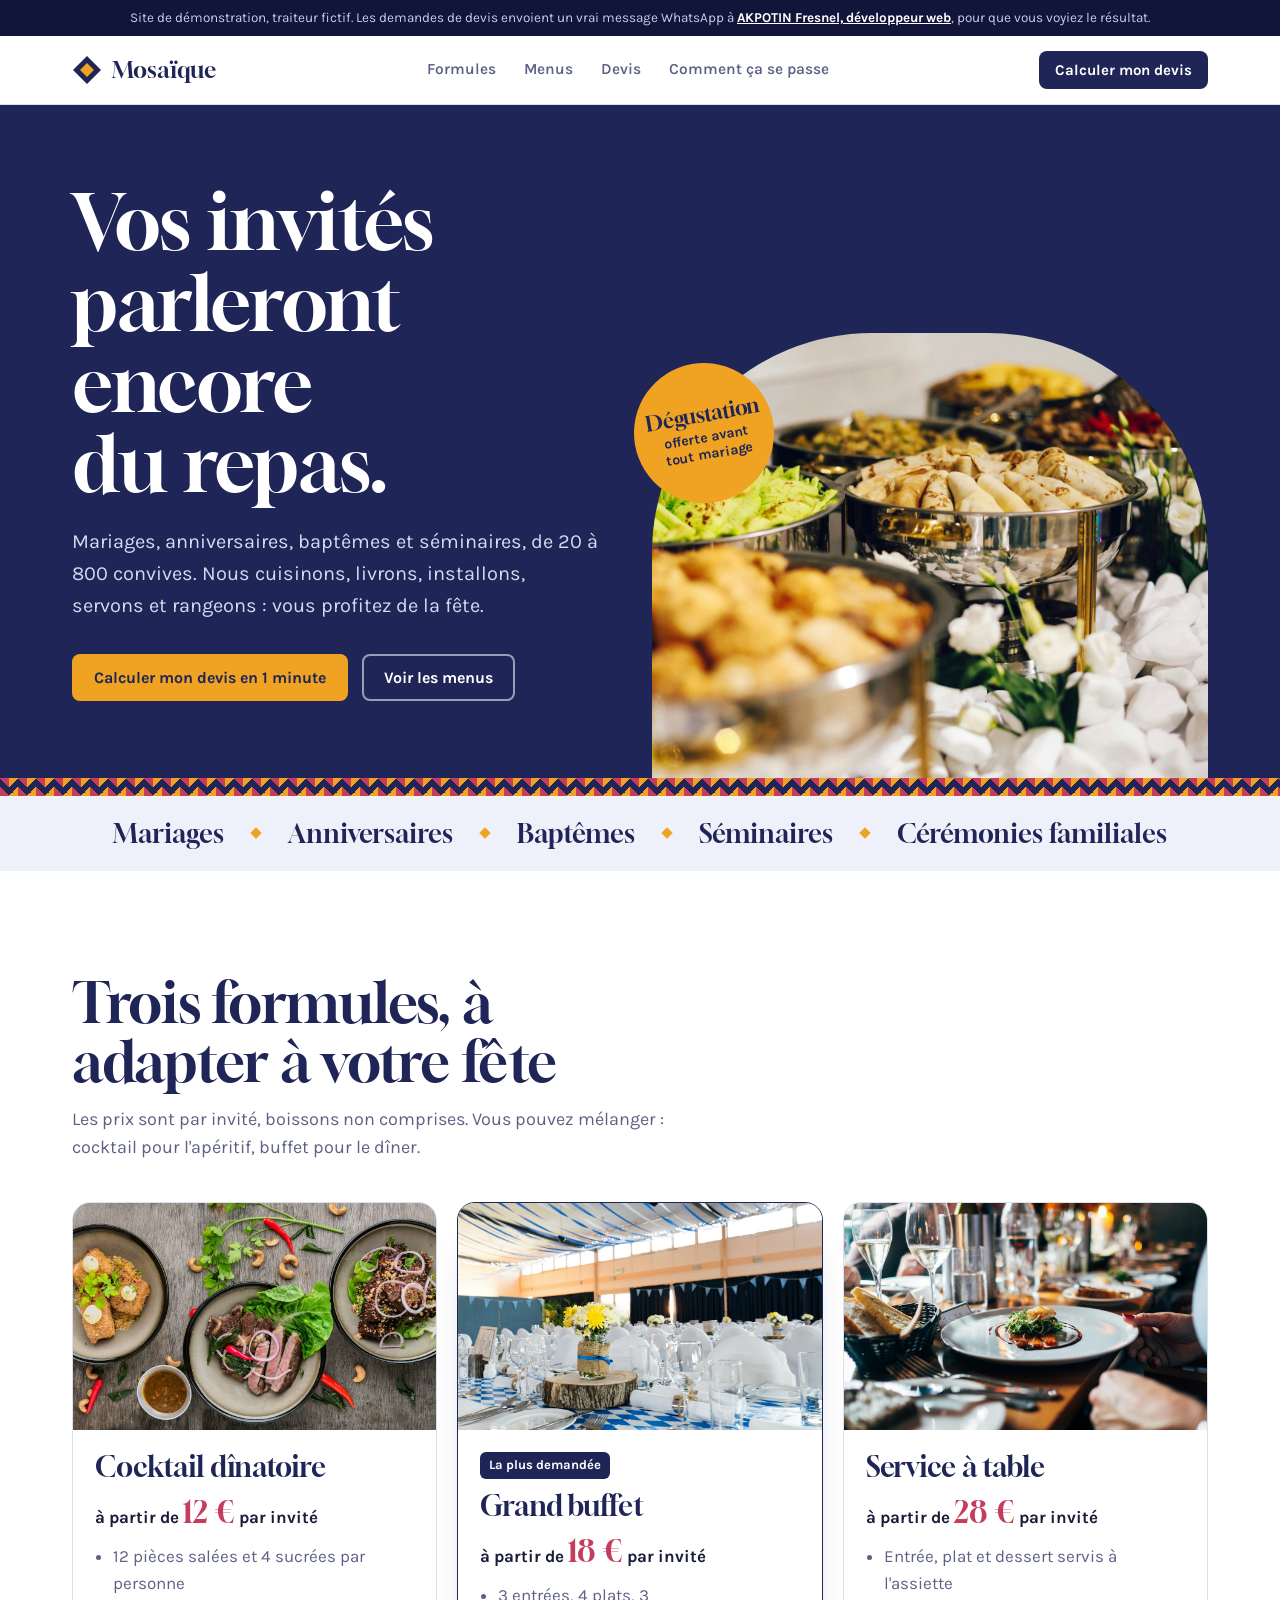
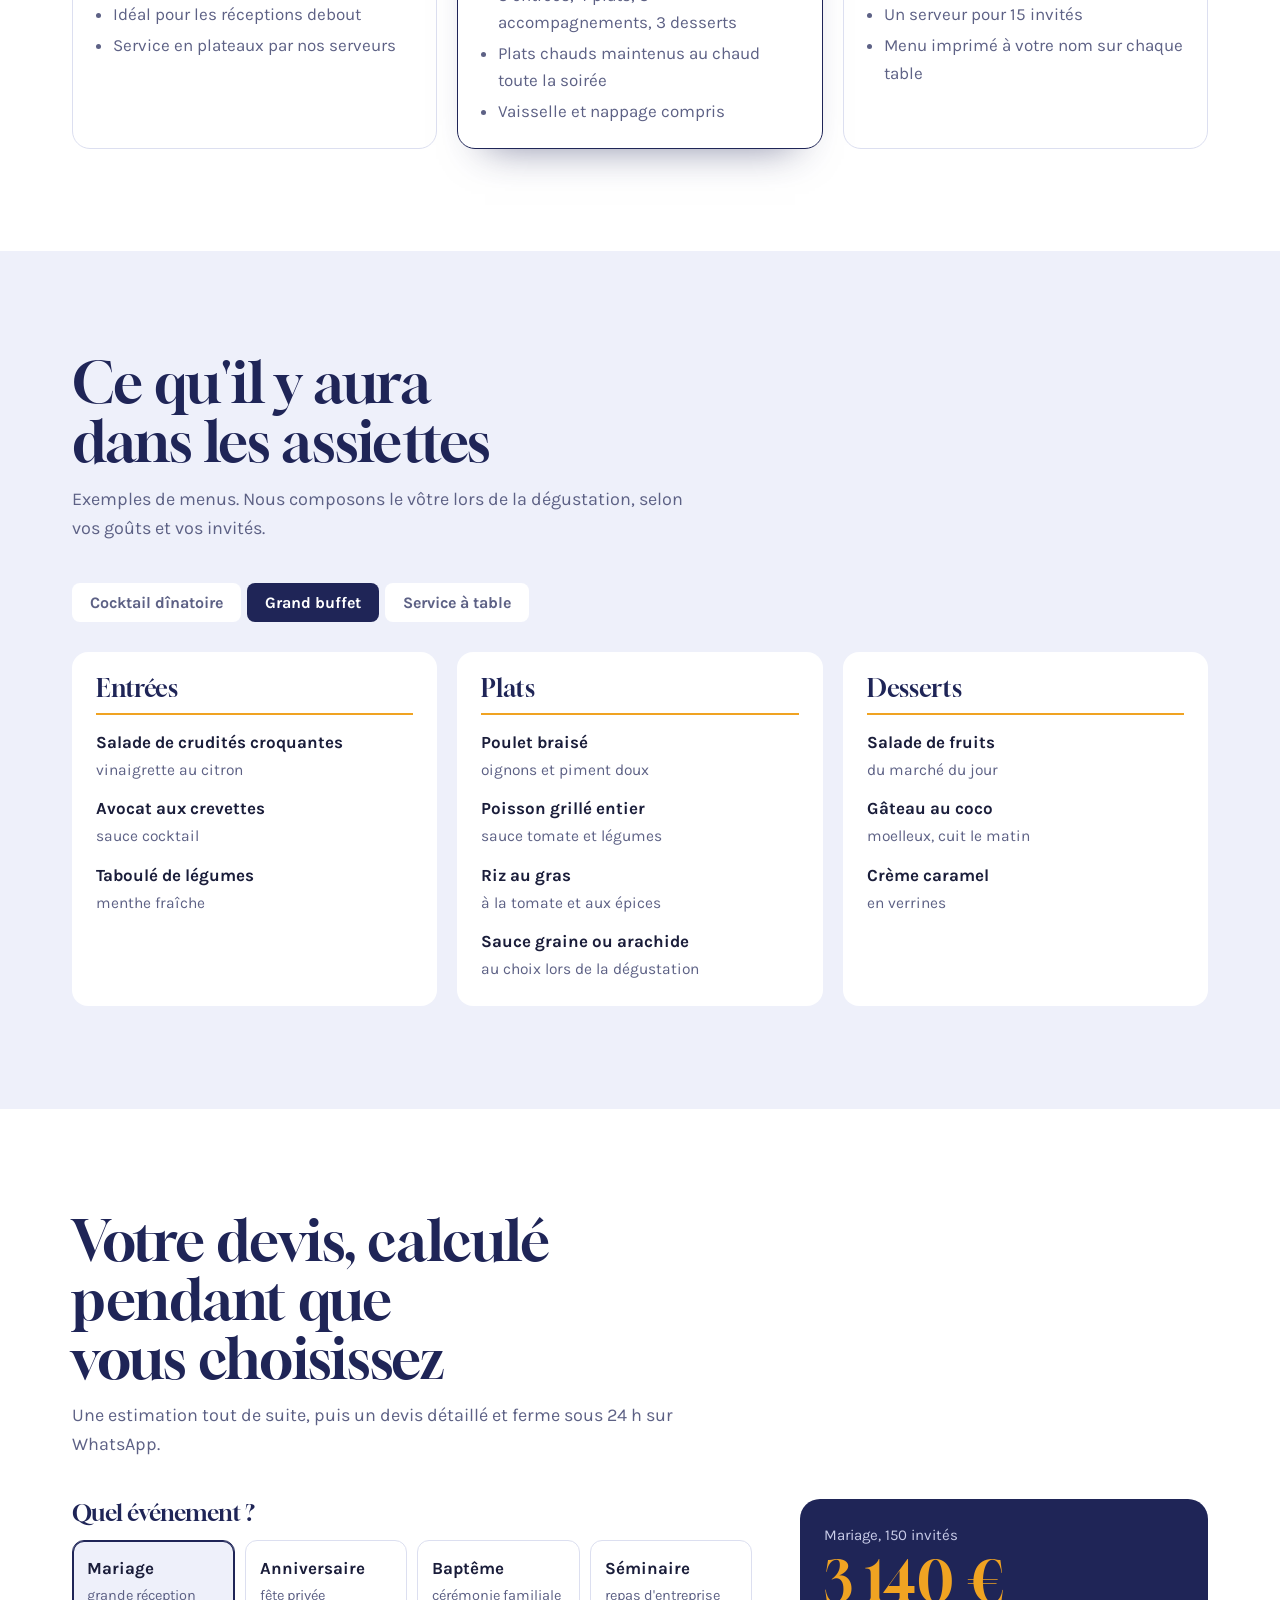
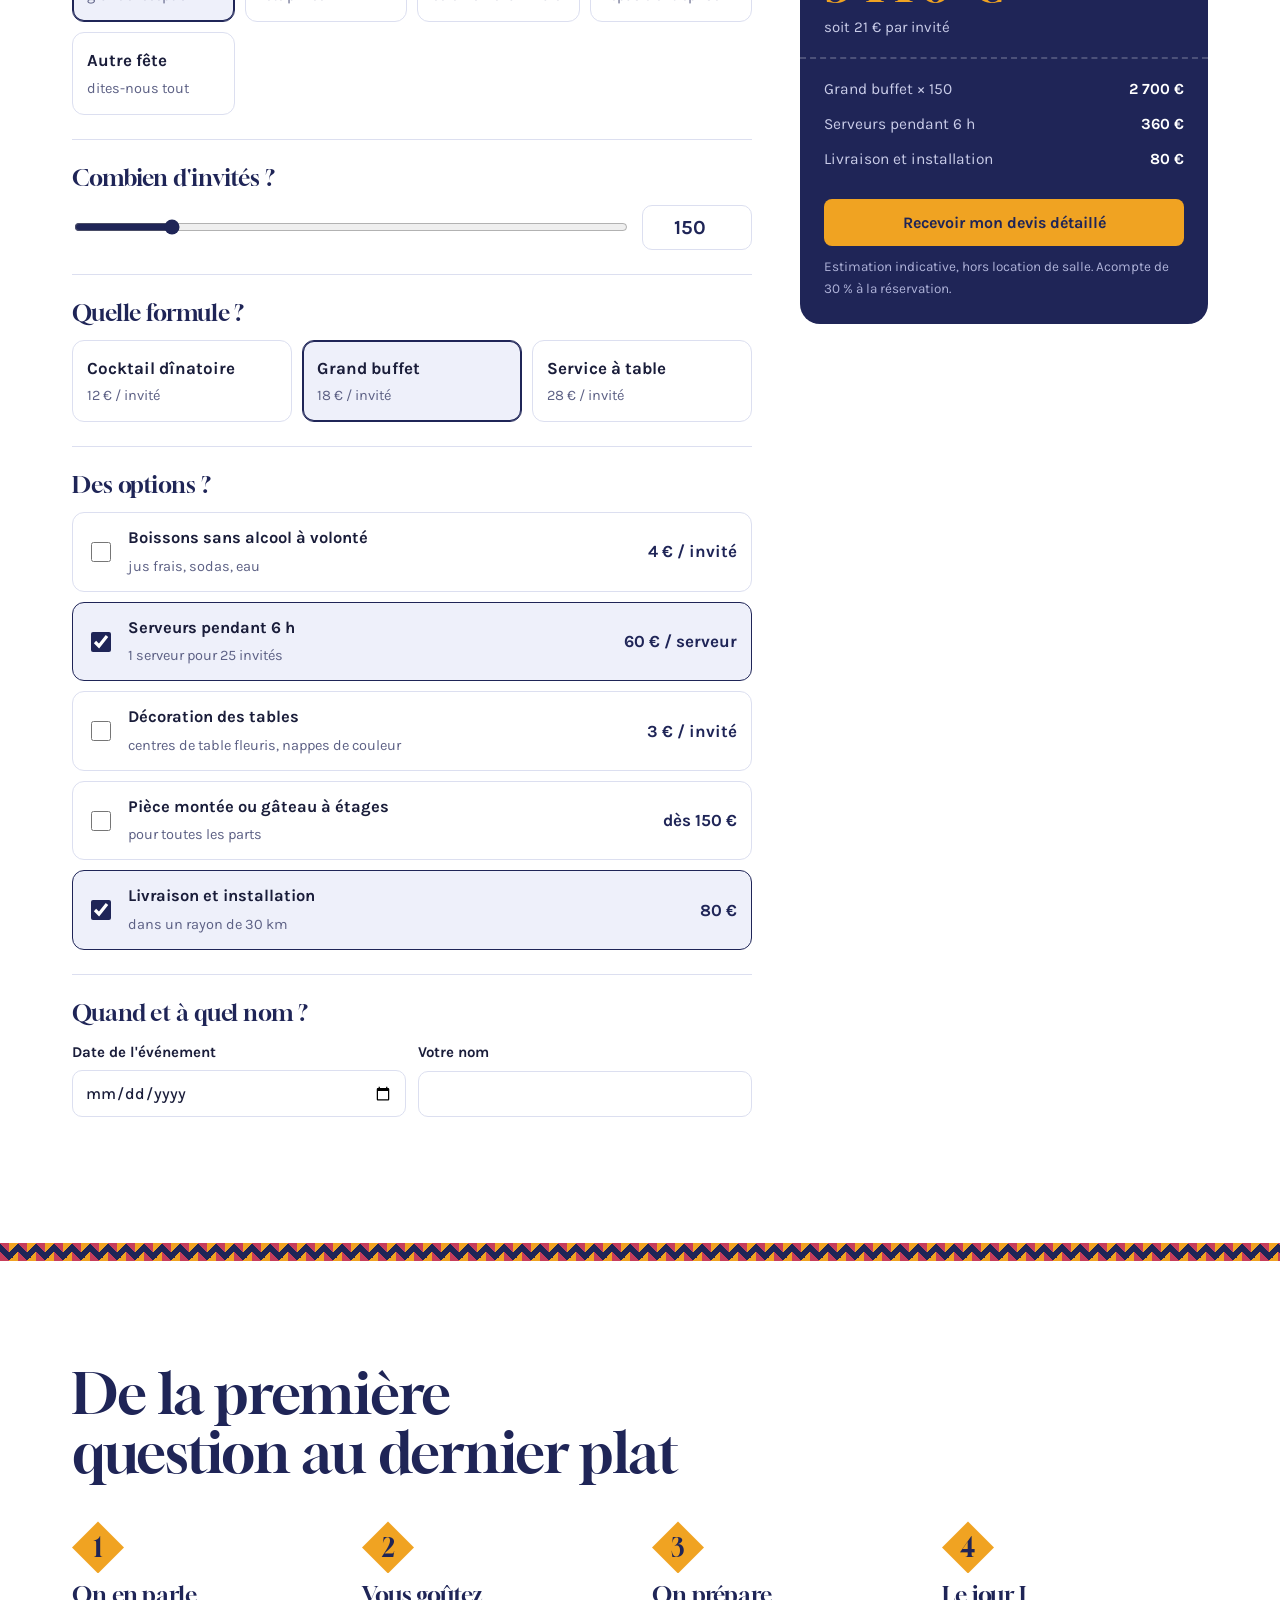
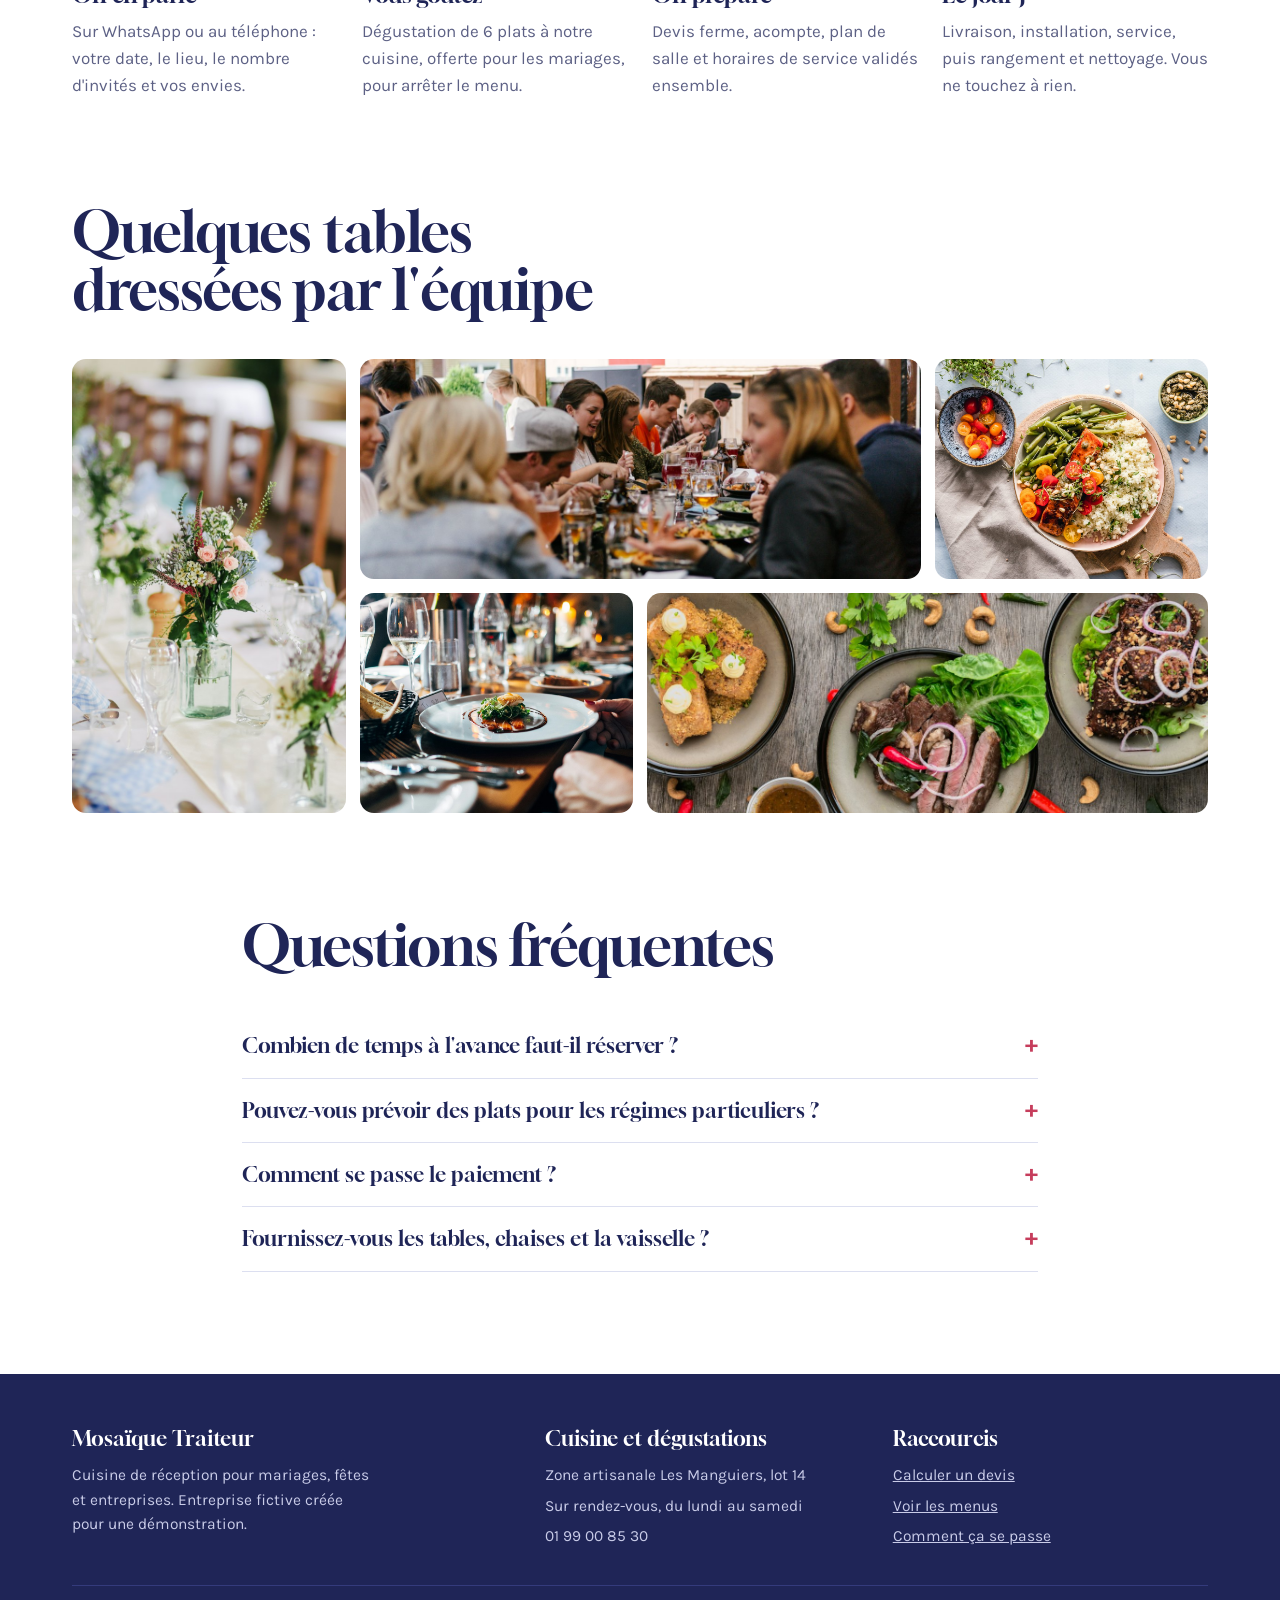
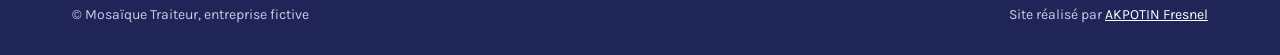
<file: demos/traiteur/index.html>
<!doctype html>
<html lang="fr">
<head>
<meta charset="utf-8">
<meta name="viewport" content="width=device-width,initial-scale=1,viewport-fit=cover">
<title>Mosaïque Traiteur (démo)</title>
<meta name="description" content="Site de démonstration réalisé par AKPOTIN Fresnel : traiteur fictif pour mariages et réceptions, avec devis interactif calculé en direct.">
<meta name="robots" content="noindex">
<meta name="theme-color" content="#1f2557">
<link rel="stylesheet" href="fonts/fonts.css">
<style>
:root{
  --indigo:#1f2557;
  --indigo-2:#2d3577;
  --saffron:#f0a322;
  --hibiscus:#c63d5c;
  --mist:#eef0fa;
  --text:#1a1d3a;
  --muted:#5d6185;
  --line:#dcdff0;
  --serif:"Gloock",Georgia,serif;
  --sans:"Karla",system-ui,sans-serif;
}
*{box-sizing:border-box}
[hidden]{display:none!important}
html{scroll-behavior:smooth;scroll-padding-top:76px}
body{margin:0;font:400 17px/1.6 var(--sans);color:var(--text);background:#fff}
img{max-width:100%;height:auto;display:block}
a{color:inherit}
h1,h2,h3{font-family:var(--serif);font-weight:400;margin:0;line-height:1.05;letter-spacing:-.005em;text-wrap:balance}
p{margin:0}
.in{max-width:1200px;margin:0 auto;padding-inline:20px}
@media (min-width:760px){.in{padding-inline:32px}}
section{padding-block:clamp(64px,8vw,112px)}
:focus-visible{outline:3px solid var(--saffron);outline-offset:2px}
.demo{background:#12153a;color:#c9cce8;font-size:13.5px;text-align:center;padding:8px 16px;line-height:1.45}
.demo a{color:#fff;font-weight:700}

/* bande mosaïque : losanges safran, indigo et hibiscus */
.mosaic{height:18px;background:
  linear-gradient(135deg,var(--saffron) 25%,transparent 25%) -9px 0/18px 18px,
  linear-gradient(225deg,var(--hibiscus) 25%,transparent 25%) -9px 0/18px 18px,
  linear-gradient(315deg,var(--saffron) 25%,transparent 25%) 0 0/18px 18px,
  linear-gradient(45deg,var(--hibiscus) 25%,transparent 25%) 0 0/18px 18px,var(--indigo)}

header{position:sticky;top:0;z-index:30;background:#fff;border-bottom:1px solid var(--line)}
header .in{height:68px;display:flex;align-items:center;justify-content:space-between;gap:16px}
.logo{display:flex;align-items:center;gap:10px;text-decoration:none;font:400 23px var(--serif);color:var(--indigo)}
nav.main{display:flex;gap:28px;font-weight:600;font-size:15.5px}
nav.main a{text-decoration:none;color:var(--muted)} nav.main a:hover{color:var(--indigo)}
@media (max-width:900px){nav.main{display:none}}
.btn{display:inline-flex;align-items:center;justify-content:center;gap:10px;border:0;border-radius:8px;font:700 16px var(--sans);padding:14px 22px;cursor:pointer;text-decoration:none;transition:background .15s,transform .15s}
.btn:active{transform:translateY(1px)}
.b-saf{background:var(--saffron);color:var(--indigo)} .b-saf:hover{background:#ffb93f}
.b-ind{background:var(--indigo);color:#fff} .b-ind:hover{background:var(--indigo-2)}
.b-line{background:transparent;color:#fff;box-shadow:inset 0 0 0 2px rgb(255 255 255 / .55)} .b-line:hover{background:rgb(255 255 255 / .1)}
.b-sm{padding:10px 16px;font-size:15px}

.hero{background:var(--indigo);color:#fff;padding-block:clamp(48px,6vw,88px) 0;overflow:hidden}
.hero .in{display:grid;grid-template-columns:minmax(0,1fr) minmax(0,1.05fr);gap:clamp(28px,4vw,60px);align-items:end}
@media (max-width:900px){.hero .in{grid-template-columns:minmax(0,1fr)}}
.hero .txt{padding-bottom:clamp(48px,6vw,96px)}
.hero h1{font-size:clamp(44px,6vw,86px)}
.hero p{font-size:clamp(17px,1.6vw,20px);color:#d6d9f2;max-width:44ch;margin-top:22px}
.ctas{display:flex;flex-wrap:wrap;gap:14px;margin-top:32px}
.hero figure{margin:0;position:relative}
.hero figure img{width:100%;aspect-ratio:5/4;object-fit:cover;border-radius:220px 220px 0 0}
.stamp{position:absolute;left:-18px;top:30px;width:140px;height:140px;border-radius:50%;background:var(--saffron);color:var(--indigo);display:grid;place-items:center;text-align:center;font:700 14px/1.2 var(--sans);transform:rotate(-10deg);padding:14px}
.stamp b{display:block;font:400 21px/1.1 var(--serif);margin-bottom:4px}
@media (max-width:900px){.stamp{left:8px;top:-20px}}

.events{background:var(--mist)}
.events ul{list-style:none;margin:0 auto;padding:22px 20px;display:flex;flex-wrap:wrap;justify-content:center;gap:10px 28px;font:400 clamp(20px,2.2vw,26px) var(--serif);color:var(--indigo)}
.events li{display:flex;align-items:center;gap:28px}
.events li+li::before{content:"";width:8px;height:8px;background:var(--saffron);transform:rotate(45deg)}

.sh{display:grid;gap:14px;max-width:62ch;margin-bottom:40px}
.sh h2{font-size:clamp(34px,4.4vw,56px);color:var(--indigo)}
.sh p{color:var(--muted);font-size:18px}

/* formules */
.forms{display:grid;grid-template-columns:repeat(3,minmax(0,1fr));gap:20px}
@media (max-width:900px){.forms{grid-template-columns:minmax(0,1fr)}}
.form{border:1.5px solid var(--line);border-radius:18px;overflow:hidden;display:grid;grid-template-rows:auto 1fr}
.form img{aspect-ratio:16/10;object-fit:cover;width:100%}
.form .b{padding:22px;display:grid;gap:12px;align-content:start}
.form h3{font-size:28px;color:var(--indigo)}
.form .pp{font-weight:700}
.form .pp b{font:400 30px var(--serif);color:var(--hibiscus)}
.form ul{margin:0;padding-left:18px;color:var(--muted);display:grid;gap:4px}
.form.pop{border-color:var(--indigo);box-shadow:0 24px 40px -28px rgb(31 37 87 / .6)}
.form .tag{justify-self:start;background:var(--indigo);color:#fff;font-weight:700;font-size:13px;border-radius:6px;padding:3px 9px}

/* menus */
.menus{background:var(--mist)}
.mtabs{display:flex;gap:6px;flex-wrap:wrap;margin-bottom:30px}
.mtabs button{appearance:none;border:0;background:#fff;border-radius:8px;padding:10px 18px;font:700 16px var(--sans);color:var(--muted);cursor:pointer}
.mtabs button[aria-selected="true"]{background:var(--indigo);color:#fff}
.mcols{display:grid;grid-template-columns:repeat(3,minmax(0,1fr));gap:20px}
@media (max-width:820px){.mcols{grid-template-columns:minmax(0,1fr)}}
.mcol{background:#fff;border-radius:16px;padding:24px}
.mcol h3{font-size:24px;color:var(--indigo);padding-bottom:12px;border-bottom:2px solid var(--saffron);margin-bottom:14px}
.mcol ul{list-style:none;margin:0;padding:0;display:grid;gap:12px}
.mcol li b{display:block;font-weight:700}
.mcol li span{color:var(--muted);font-size:15.5px}

/* devis */
.quote .grid{display:grid;grid-template-columns:minmax(0,1.25fr) minmax(0,.75fr);gap:clamp(24px,4vw,48px);align-items:start}
@media (max-width:980px){.quote .grid{grid-template-columns:minmax(0,1fr)}}
.qstep{border-top:1.5px solid var(--line);padding-block:24px;display:grid;gap:14px}
.qstep:first-child{border-top:0;padding-top:0}
.qstep h3{font:400 23px var(--serif);color:var(--indigo)}
.choice{display:grid;grid-template-columns:repeat(auto-fit,minmax(150px,1fr));gap:10px}
.choice label{position:relative;border:1.5px solid var(--line);border-radius:12px;padding:14px;cursor:pointer;display:grid;gap:2px;font-weight:700}
.choice label span{font-weight:400;color:var(--muted);font-size:14.5px}
.choice input{position:absolute;opacity:0;pointer-events:none}
.choice label:has(input:checked){border-color:var(--indigo);background:var(--mist);box-shadow:inset 0 0 0 1px var(--indigo)}
.choice label:has(input:focus-visible){outline:3px solid var(--saffron);outline-offset:2px}
.guests{display:grid;grid-template-columns:minmax(0,1fr) 110px;gap:16px;align-items:center}
.guests input[type=range]{width:100%;accent-color:var(--indigo)}
.guests input[type=number]{font:700 20px var(--sans);border:1.5px solid var(--line);border-radius:10px;padding:10px;width:100%;text-align:center;color:var(--indigo)}
.opts{display:grid;gap:10px}
.opt{display:grid;grid-template-columns:auto minmax(0,1fr) auto;gap:14px;align-items:center;border:1.5px solid var(--line);border-radius:12px;padding:12px 14px;cursor:pointer}
.opt input{width:20px;height:20px;accent-color:var(--indigo)}
.opt b{display:block;font-size:16.5px} .opt>span>span{color:var(--muted);font-size:14.5px}
.opt em{font-style:normal;font-weight:700;color:var(--indigo);white-space:nowrap}
.opt:has(input:checked){border-color:var(--indigo);background:var(--mist)}
.f{display:grid;gap:6px}
.f label{font-weight:700;font-size:15px}
.f input,.f select{font:500 16px var(--sans);border:1.5px solid var(--line);border-radius:10px;padding:12px;width:100%;color:var(--text);background:#fff}
.f input:focus,.f select:focus,.guests input:focus{outline:0;border-color:var(--indigo);box-shadow:0 0 0 4px rgb(31 37 87 / .12)}
.two{display:grid;grid-template-columns:repeat(2,minmax(0,1fr));gap:12px}
@media (max-width:520px){.two{grid-template-columns:minmax(0,1fr)}}
.ticket{position:sticky;top:90px;background:var(--indigo);color:#fff;border-radius:20px;overflow:hidden}
.ticket .top{padding:24px 24px 18px;display:grid;gap:6px}
.ticket .top span{color:#c9cce8;font-size:15px}
.ticket .top .total{font:400 clamp(40px,4.4vw,56px)/1 var(--serif);color:var(--saffron)}
.ticket .top .pp{color:#c9cce8;font-size:15px}
.ticket dl{margin:0;padding:18px 24px;display:grid;gap:10px;border-top:2px dashed rgb(255 255 255 / .2);font-size:15.5px}
.ticket dl div{display:flex;justify-content:space-between;gap:14px}
.ticket dt{color:#c9cce8} .ticket dd{margin:0;font-weight:700;text-align:right}
.ticket .act{padding:0 24px 24px;display:grid;gap:10px}
.ticket .note{font-size:13.5px;color:#aeb2d8}
.err{color:#ffd0d8;font-weight:700;font-size:14.5px}

/* déroulé */
.flow{list-style:none;margin:0;padding:0;display:grid;grid-template-columns:repeat(4,minmax(0,1fr));gap:24px;counter-reset:f}
@media (max-width:900px){.flow{grid-template-columns:repeat(2,minmax(0,1fr))}}
@media (max-width:520px){.flow{grid-template-columns:minmax(0,1fr)}}
.flow li{counter-increment:f;display:grid;gap:10px;align-content:start}
.flow li::before{content:counter(f);width:52px;height:52px;display:grid;place-items:center;background:var(--saffron);color:var(--indigo);font:400 26px var(--serif);clip-path:polygon(50% 0,100% 50%,50% 100%,0 50%)}
.flow h3{font-size:23px;color:var(--indigo)}
.flow p{color:var(--muted)}

.gal{display:grid;grid-template-columns:repeat(4,minmax(0,1fr));grid-auto-rows:220px;grid-auto-flow:dense;gap:14px}
.gal img{width:100%;height:100%;object-fit:cover;border-radius:14px}
.gal .tall{grid-row:span 2}
.gal .wide{grid-column:span 2}
@media (max-width:760px){.gal{grid-template-columns:repeat(2,minmax(0,1fr));grid-auto-rows:160px}}

details{border-bottom:1.5px solid var(--line)}
summary{cursor:pointer;list-style:none;display:flex;justify-content:space-between;gap:16px;padding:18px 0;font:400 21px/1.3 var(--serif);color:var(--indigo)}
summary::-webkit-details-marker{display:none}
summary::after{content:"+";font:700 24px/1 var(--sans);color:var(--hibiscus);transition:transform .2s}
details[open] summary::after{transform:rotate(45deg)}
details p{padding:0 0 20px;color:var(--muted);max-width:64ch}

footer{background:var(--indigo);color:#c9cce8;padding-block:52px 28px;font-size:15.5px}
.fg{display:grid;grid-template-columns:1.4fr 1fr 1fr;gap:32px}
@media (max-width:760px){.fg{grid-template-columns:minmax(0,1fr)}}
footer h4{font:400 21px var(--serif);color:#fff;margin:0 0 12px}
footer ul{list-style:none;margin:0;padding:0;display:grid;gap:6px}
.legal{margin-top:36px;padding-top:18px;border-top:1px solid #343b7c;display:flex;flex-wrap:wrap;justify-content:space-between;gap:10px;font-size:14px}
.legal a{color:#fff}
@media (prefers-reduced-motion:reduce){*{transition:none!important}html{scroll-behavior:auto}}
</style>
</head>
<body>
<div class="demo">Site de démonstration, traiteur fictif. Les demandes de devis envoient un vrai message WhatsApp à <a href="../../">AKPOTIN Fresnel, développeur web</a>, pour que vous voyiez le résultat.</div>

<header>
  <div class="in">
    <a class="logo" href="#top" aria-label="Mosaïque Traiteur, accueil"><svg width="30" height="30" viewBox="0 0 30 30" aria-hidden="true"><path d="M15 1 29 15 15 29 1 15Z" fill="#1f2557"/><path d="M15 8l7 7-7 7-7-7Z" fill="#f0a322"/></svg>Mosaïque</a>
    <nav class="main" aria-label="Sections"><a href="#formules">Formules</a><a href="#menus">Menus</a><a href="#devis">Devis</a><a href="#deroule">Comment ça se passe</a></nav>
    <a class="btn b-ind b-sm" href="#devis">Calculer mon devis</a>
  </div>
</header>

<main id="top">
  <section class="hero">
    <div class="in">
      <div class="txt">
        <h1>Vos invités parleront encore du repas.</h1>
        <p>Mariages, anniversaires, baptêmes et séminaires, de 20 à 800 convives. Nous cuisinons, livrons, installons, servons et rangeons : vous profitez de la fête.</p>
        <div class="ctas"><a class="btn b-saf" href="#devis">Calculer mon devis en 1 minute</a><a class="btn b-line" href="#menus">Voir les menus</a></div>
      </div>
      <figure>
        <span class="stamp"><span><b>Dégustation</b>offerte avant tout mariage</span></span>
        <img src="img/buffet.jpg" alt="Buffet garni de plats variés lors d'une réception" width="1800" height="1100" fetchpriority="high">
      </figure>
    </div>
  </section>
  <div class="mosaic" aria-hidden="true"></div>
  <div class="events"><ul><li>Mariages</li><li>Anniversaires</li><li>Baptêmes</li><li>Séminaires</li><li>Cérémonies familiales</li></ul></div>

  <section id="formules">
    <div class="in">
      <div class="sh"><h2>Trois formules, à adapter à votre fête</h2><p>Les prix sont par invité, boissons non comprises. Vous pouvez mélanger : cocktail pour l'apéritif, buffet pour le dîner.</p></div>
      <div class="forms">
        <article class="form"><img src="img/plats.jpg" alt="Assortiment de bouchées et de salades" loading="lazy" width="1200" height="800"><div class="b"><h3>Cocktail dînatoire</h3><p class="pp">à partir de <b>12 €</b> par invité</p><ul><li>12 pièces salées et 4 sucrées par personne</li><li>Idéal pour les réceptions debout</li><li>Service en plateaux par nos serveurs</li></ul></div></article>
        <article class="form pop"><img src="img/tente.jpg" alt="Grande tente de réception dressée pour un mariage" loading="lazy" width="1200" height="800"><div class="b"><span class="tag">La plus demandée</span><h3>Grand buffet</h3><p class="pp">à partir de <b>18 €</b> par invité</p><ul><li>3 entrées, 4 plats, 3 accompagnements, 3 desserts</li><li>Plats chauds maintenus au chaud toute la soirée</li><li>Vaisselle et nappage compris</li></ul></div></article>
        <article class="form"><img src="img/assiette.jpg" alt="Assiette dressée servie à table" loading="lazy" width="1200" height="800"><div class="b"><h3>Service à table</h3><p class="pp">à partir de <b>28 €</b> par invité</p><ul><li>Entrée, plat et dessert servis à l'assiette</li><li>Un serveur pour 15 invités</li><li>Menu imprimé à votre nom sur chaque table</li></ul></div></article>
      </div>
    </div>
  </section>

  <section class="menus" id="menus">
    <div class="in">
      <div class="sh"><h2>Ce qu'il y aura dans les assiettes</h2><p>Exemples de menus. Nous composons le vôtre lors de la dégustation, selon vos goûts et vos invités.</p></div>
      <div class="mtabs" role="tablist" aria-label="Menus par formule" id="mtabs"></div>
      <div class="mcols" id="mcols" role="tabpanel"></div>
    </div>
  </section>

  <section class="quote" id="devis">
    <div class="in">
      <div class="sh"><h2>Votre devis, calculé pendant que vous choisissez</h2><p>Une estimation tout de suite, puis un devis détaillé et ferme sous 24 h sur WhatsApp.</p></div>
      <div class="grid">
        <form id="q" novalidate>
          <div class="qstep">
            <h3>Quel événement ?</h3>
            <div class="choice" id="evt"></div>
          </div>
          <div class="qstep">
            <h3>Combien d'invités ?</h3>
            <div class="guests"><input type="range" id="gr" min="20" max="800" step="10" value="150" aria-label="Nombre d'invités"><input type="number" id="gn" min="20" max="800" value="150" aria-label="Nombre d'invités, saisie"></div>
          </div>
          <div class="qstep">
            <h3>Quelle formule ?</h3>
            <div class="choice" id="fml"></div>
          </div>
          <div class="qstep">
            <h3>Des options ?</h3>
            <div class="opts" id="opts"></div>
          </div>
          <div class="qstep">
            <h3>Quand et à quel nom ?</h3>
            <div class="two">
              <div class="f"><label for="qd">Date de l'événement</label><input type="date" id="qd"></div>
              <div class="f"><label for="qn">Votre nom</label><input id="qn" autocomplete="name"></div>
            </div>
          </div>
        </form>
        <aside class="ticket" aria-live="polite">
          <div class="top"><span id="tEvt">Mariage, 150 invités</span><span class="total" id="tTot">0 €</span><span class="pp" id="tPP">soit 0 € par invité</span></div>
          <dl id="tLines"></dl>
          <div class="act">
            <p class="err" id="qErr" role="alert"></p>
            <button class="btn b-saf" type="submit" form="q">Recevoir mon devis détaillé</button>
            <p class="note">Estimation indicative, hors location de salle. Acompte de 30 % à la réservation.</p>
          </div>
        </aside>
      </div>
    </div>
  </section>
  <div class="mosaic" aria-hidden="true"></div>

  <section id="deroule">
    <div class="in">
      <div class="sh"><h2>De la première question au dernier plat</h2></div>
      <ol class="flow">
        <li><h3>On en parle</h3><p>Sur WhatsApp ou au téléphone : votre date, le lieu, le nombre d'invités et vos envies.</p></li>
        <li><h3>Vous goûtez</h3><p>Dégustation de 6 plats à notre cuisine, offerte pour les mariages, pour arrêter le menu.</p></li>
        <li><h3>On prépare</h3><p>Devis ferme, acompte, plan de salle et horaires de service validés ensemble.</p></li>
        <li><h3>Le jour J</h3><p>Livraison, installation, service, puis rangement et nettoyage. Vous ne touchez à rien.</p></li>
      </ol>
    </div>
  </section>

  <section style="padding-top:0">
    <div class="in">
      <div class="sh"><h2>Quelques tables dressées par l'équipe</h2></div>
      <div class="gal">
        <img class="tall" src="img/mariage.jpg" alt="Longue table de mariage décorée de fleurs" loading="lazy" width="1000" height="1250">
        <img class="wide" src="img/convives.jpg" alt="Convives attablés pendant un dîner" loading="lazy" width="1200" height="800">
        <img src="img/bol.jpg" alt="Plat coloré de légumes et céréales" loading="lazy" width="1000" height="1000">
        <img src="img/assiette.jpg" alt="Assiette gastronomique" loading="lazy" width="1200" height="800">
        <img class="wide" src="img/plats.jpg" alt="Plusieurs plats partagés sur une table" loading="lazy" width="1200" height="800">
      </div>
    </div>
  </section>

  <section style="padding-top:0">
    <div class="in" style="max-width:860px">
      <div class="sh"><h2>Questions fréquentes</h2></div>
      <details><summary>Combien de temps à l'avance faut-il réserver ?</summary><p>Trois mois pour un mariage, trois semaines pour une réception de moins de 100 personnes. Écrivez-nous même au dernier moment : il reste parfois des dates.</p></details>
      <details><summary>Pouvez-vous prévoir des plats pour les régimes particuliers ?</summary><p>Oui : végétarien, sans porc, sans gluten ou allergies. Indiquez-le lors de la dégustation, nous adaptons sans supplément jusqu'à 10 % des invités.</p></details>
      <details><summary>Comment se passe le paiement ?</summary><p>30 % d'acompte à la signature du devis, le solde au plus tard la veille de l'événement, par virement ou mobile money.</p></details>
      <details><summary>Fournissez-vous les tables, chaises et la vaisselle ?</summary><p>La vaisselle et le nappage sont compris dans le buffet et le service à table. Tables, chaises et tentes sont proposées en location par nos partenaires.</p></details>
    </div>
  </section>
</main>

<footer>
  <div class="in">
    <div class="fg">
      <div><h4>Mosaïque Traiteur</h4><p style="max-width:34ch">Cuisine de réception pour mariages, fêtes et entreprises. Entreprise fictive créée pour une démonstration.</p></div>
      <div><h4>Cuisine et dégustations</h4><ul><li>Zone artisanale Les Manguiers, lot 14</li><li>Sur rendez-vous, du lundi au samedi</li><li>01 99 00 85 30</li></ul></div>
      <div><h4>Raccourcis</h4><ul><li><a href="#devis">Calculer un devis</a></li><li><a href="#menus">Voir les menus</a></li><li><a href="#deroule">Comment ça se passe</a></li></ul></div>
    </div>
    <div class="legal"><span>© Mosaïque Traiteur, entreprise fictive</span><span>Site réalisé par <a href="../../">AKPOTIN Fresnel</a></span></div>
  </div>
</footer>

<script>
const WA='2290153829990',wa=t=>`https://wa.me/${WA}?text=${encodeURIComponent(t)}`;
const $=id=>document.getElementById(id);
const eur=n=>Math.round(n).toLocaleString('fr-FR').replace(/ /g,' ')+' €';

/* menus */
const MENUS={
 'Cocktail dînatoire':[['Pièces salées',[['Mini-brochettes de poulet','marinade citron et gingembre'],['Accras de poisson','sauce pimentée douce'],['Verrines avocat et crevettes','citron vert']]],['Pièces chaudes',[['Mini-pastels à la viande','pâte croustillante maison'],['Alloco en bouchées','sauce tomate épicée'],['Boulettes de bœuf','sauce arachide']]],['Douceurs',[['Beignets au sucre','servis tièdes'],['Tartelettes à la mangue','crème légère'],['Brochettes de fruits frais','ananas, papaye, pastèque']]]],
 'Grand buffet':[['Entrées',[['Salade de crudités croquantes','vinaigrette au citron'],['Avocat aux crevettes','sauce cocktail'],['Taboulé de légumes','menthe fraîche']]],['Plats',[['Poulet braisé','oignons et piment doux'],['Poisson grillé entier','sauce tomate et légumes'],['Riz au gras','à la tomate et aux épices'],['Sauce graine ou arachide','au choix lors de la dégustation']]],['Desserts',[['Salade de fruits','du marché du jour'],['Gâteau au coco','moelleux, cuit le matin'],['Crème caramel','en verrines']]]],
 'Service à table':[['Entrée',[['Velouté de patate douce','croûtons au thym'],['ou carpaccio de poisson','agrumes et herbes fraîches']]],['Plat',[['Filet de capitaine','beurre citronné, purée d\'igname'],['ou suprême de volaille','sauce aux champignons, légumes glacés']]],['Dessert',[['Fondant au chocolat','coulis de fruits rouges'],['ou ananas rôti','glace vanille']]]]};
const MK=Object.keys(MENUS);let mk=1;
function mtabs(){$('mtabs').innerHTML=MK.map((k,i)=>`<button role="tab" aria-selected="${i===mk}" tabindex="${i===mk?0:-1}">${k}</button>`).join('');
  [...$('mtabs').children].forEach((b,i)=>{b.onclick=()=>{mk=i;mtabs()};b.onkeydown=e=>{const d={ArrowRight:1,ArrowLeft:-1}[e.key];if(d){mk=(i+d+MK.length)%MK.length;mtabs();$('mtabs').children[mk].focus()}}});
  $('mcols').innerHTML=MENUS[MK[mk]].map(([t,L])=>`<div class="mcol"><h3>${t}</h3><ul>${L.map(([a,b])=>`<li><b>${a}</b><span>${b}</span></li>`).join('')}</ul></div>`).join('')}
mtabs();

/* devis */
const EVT=[['Mariage','grande réception'],['Anniversaire','fête privée'],['Baptême','cérémonie familiale'],['Séminaire','repas d\'entreprise'],['Autre fête','dites-nous tout']];
const FML=[['Cocktail dînatoire',12,'12 € / invité'],['Grand buffet',18,'18 € / invité'],['Service à table',28,'28 € / invité']];
const OPT=[
 ['drinks','Boissons sans alcool à volonté','jus frais, sodas, eau',g=>g*4,'4 € / invité'],
 ['staff','Serveurs pendant 6 h','1 serveur pour 25 invités',g=>Math.ceil(g/25)*60,'60 € / serveur'],
 ['deco','Décoration des tables','centres de table fleuris, nappes de couleur',g=>g*3,'3 € / invité'],
 ['cake','Pièce montée ou gâteau à étages','pour toutes les parts',g=>150+g*1.5,'dès 150 €'],
 ['delivery','Livraison et installation','dans un rayon de 30 km',()=>80,'80 €']];
$('evt').innerHTML=EVT.map(([n,d],i)=>`<label><input type="radio" name="evt" value="${n}" ${i===0?'checked':''}>${n}<span>${d}</span></label>`).join('');
$('fml').innerHTML=FML.map(([n,p,l],i)=>`<label><input type="radio" name="fml" value="${i}" ${i===1?'checked':''}>${n}<span>${l}</span></label>`).join('');
$('opts').innerHTML=OPT.map(([k,n,d,,l])=>`<label class="opt"><input type="checkbox" value="${k}" ${k==='staff'||k==='delivery'?'checked':''}><span><b>${n}</b><span>${d}</span></span><em>${l}</em></label>`).join('');
const gr=$('gr'),gn=$('gn');
gr.oninput=()=>{gn.value=gr.value;calc()};
gn.oninput=()=>{const v=Math.min(800,Math.max(20,+gn.value||20));gr.value=v;calc()};
gn.onblur=()=>{gn.value=gr.value};
$('q').addEventListener('change',calc);
let last;
function calc(){const g=+gr.value,evt=document.querySelector('[name=evt]:checked').value,f=FML[+document.querySelector('[name=fml]:checked').value];
  const lines=[[`${f[0]} × ${g}`,f[1]*g]];document.querySelectorAll('#opts input:checked').forEach(c=>{const o=OPT.find(x=>x[0]===c.value);lines.push([o[1],o[3](g)])});
  const tot=lines.reduce((a,l)=>a+l[1],0);
  $('tEvt').textContent=`${evt}, ${g} invités`;$('tTot').textContent=eur(tot);$('tPP').textContent=`soit ${eur(tot/g)} par invité`;
  $('tLines').innerHTML=lines.map(([a,b])=>`<div><dt>${a}</dt><dd>${eur(b)}</dd></div>`).join('');
  last={g,evt,f:f[0],lines,tot}}
calc();
const today=new Date();today.setDate(today.getDate()+7);$('qd').min=today.toISOString().slice(0,10);
$('q').onsubmit=e=>{e.preventDefault();calc();const name=$('qn').value.trim(),d=$('qd').value;
  if(!name){$('qErr').textContent='Indiquez votre nom pour recevoir le devis.';$('qn').focus();return}$('qErr').textContent='';
  const date=d?'le '+new Date(d).toLocaleDateString('fr-FR',{weekday:'long',day:'numeric',month:'long',year:'numeric'}):'date à préciser';
  window.open(wa(`Bonjour Mosaïque Traiteur (démo), je m'appelle ${name}.\nJe prépare : ${last.evt.toLowerCase()}, ${last.g} invités, ${date}.\n\n${last.lines.map(([a,b])=>`• ${a} : ${eur(b)}`).join('\n')}\n\nEstimation : ${eur(last.tot)} (${eur(last.tot/last.g)} par invité).\nPouvez-vous m'envoyer le devis détaillé ?`),'_blank','noopener')};
</script>
</body>
</html>
</file>
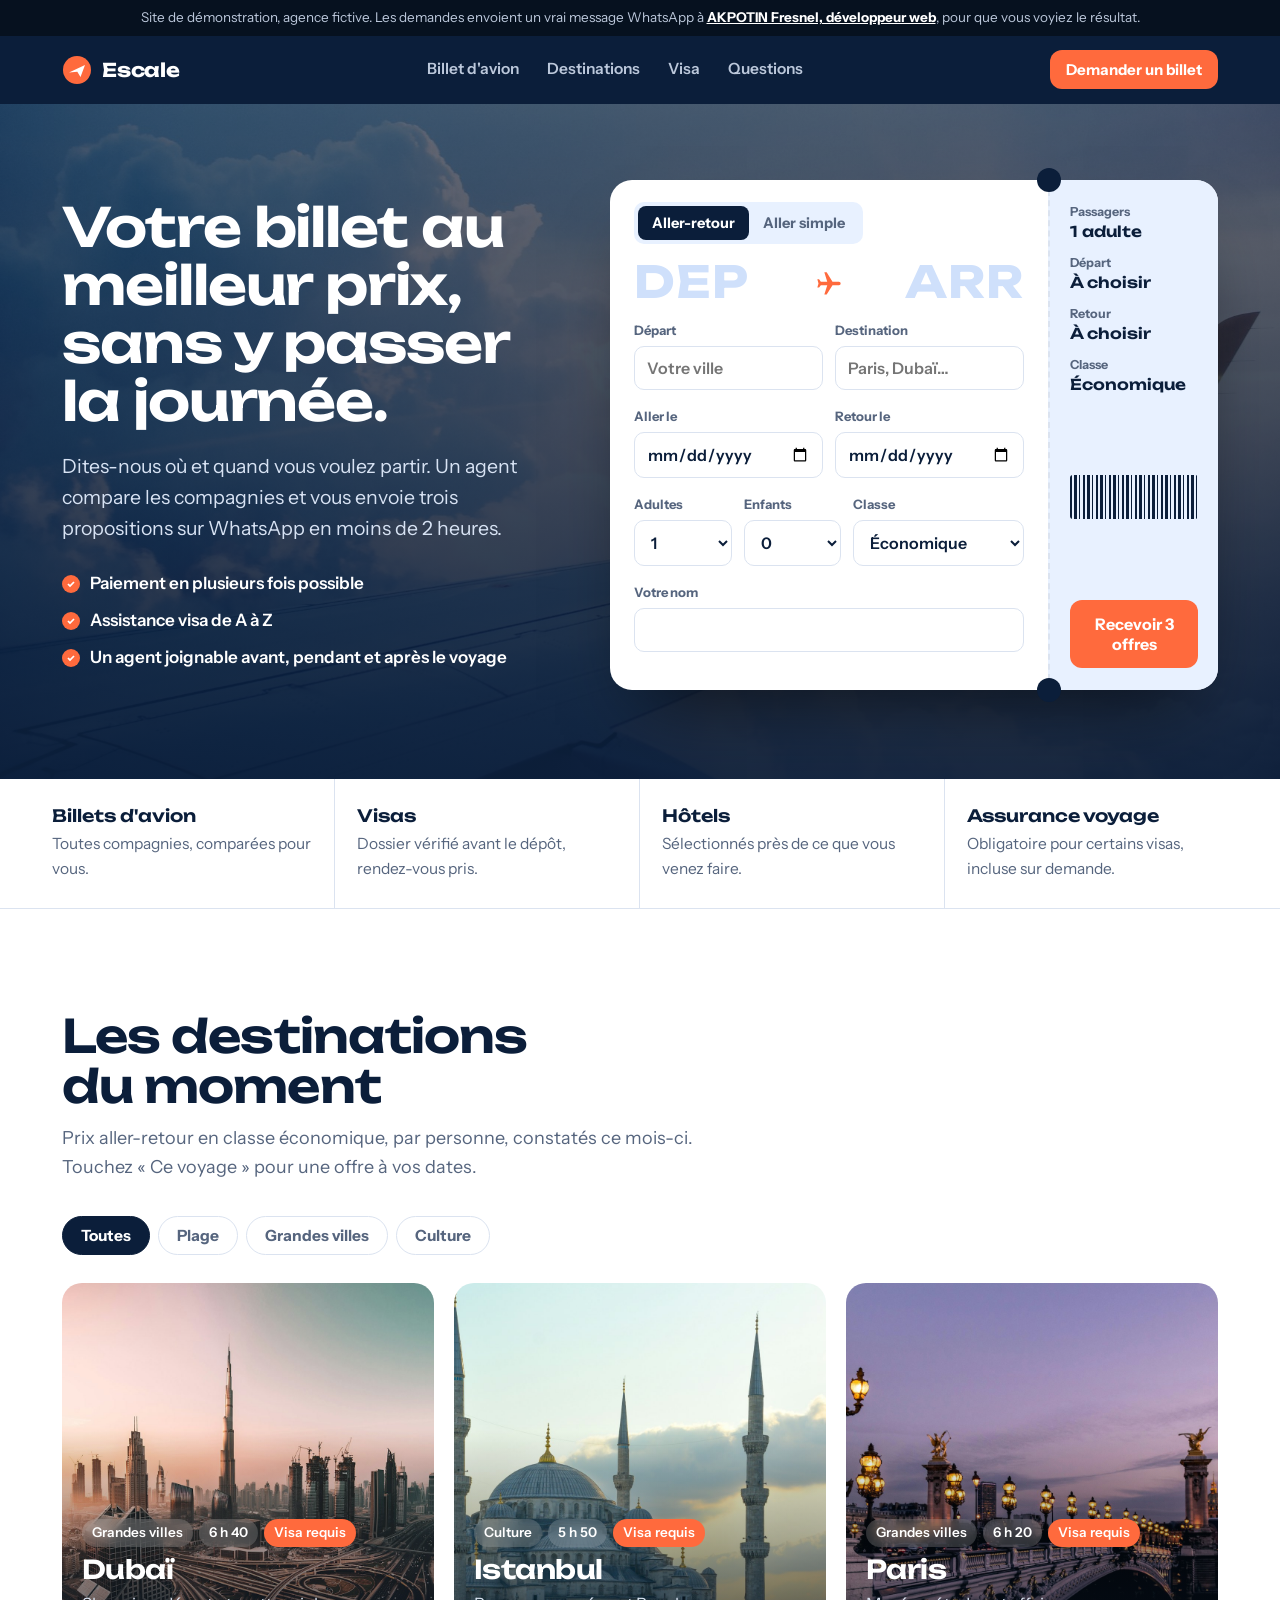
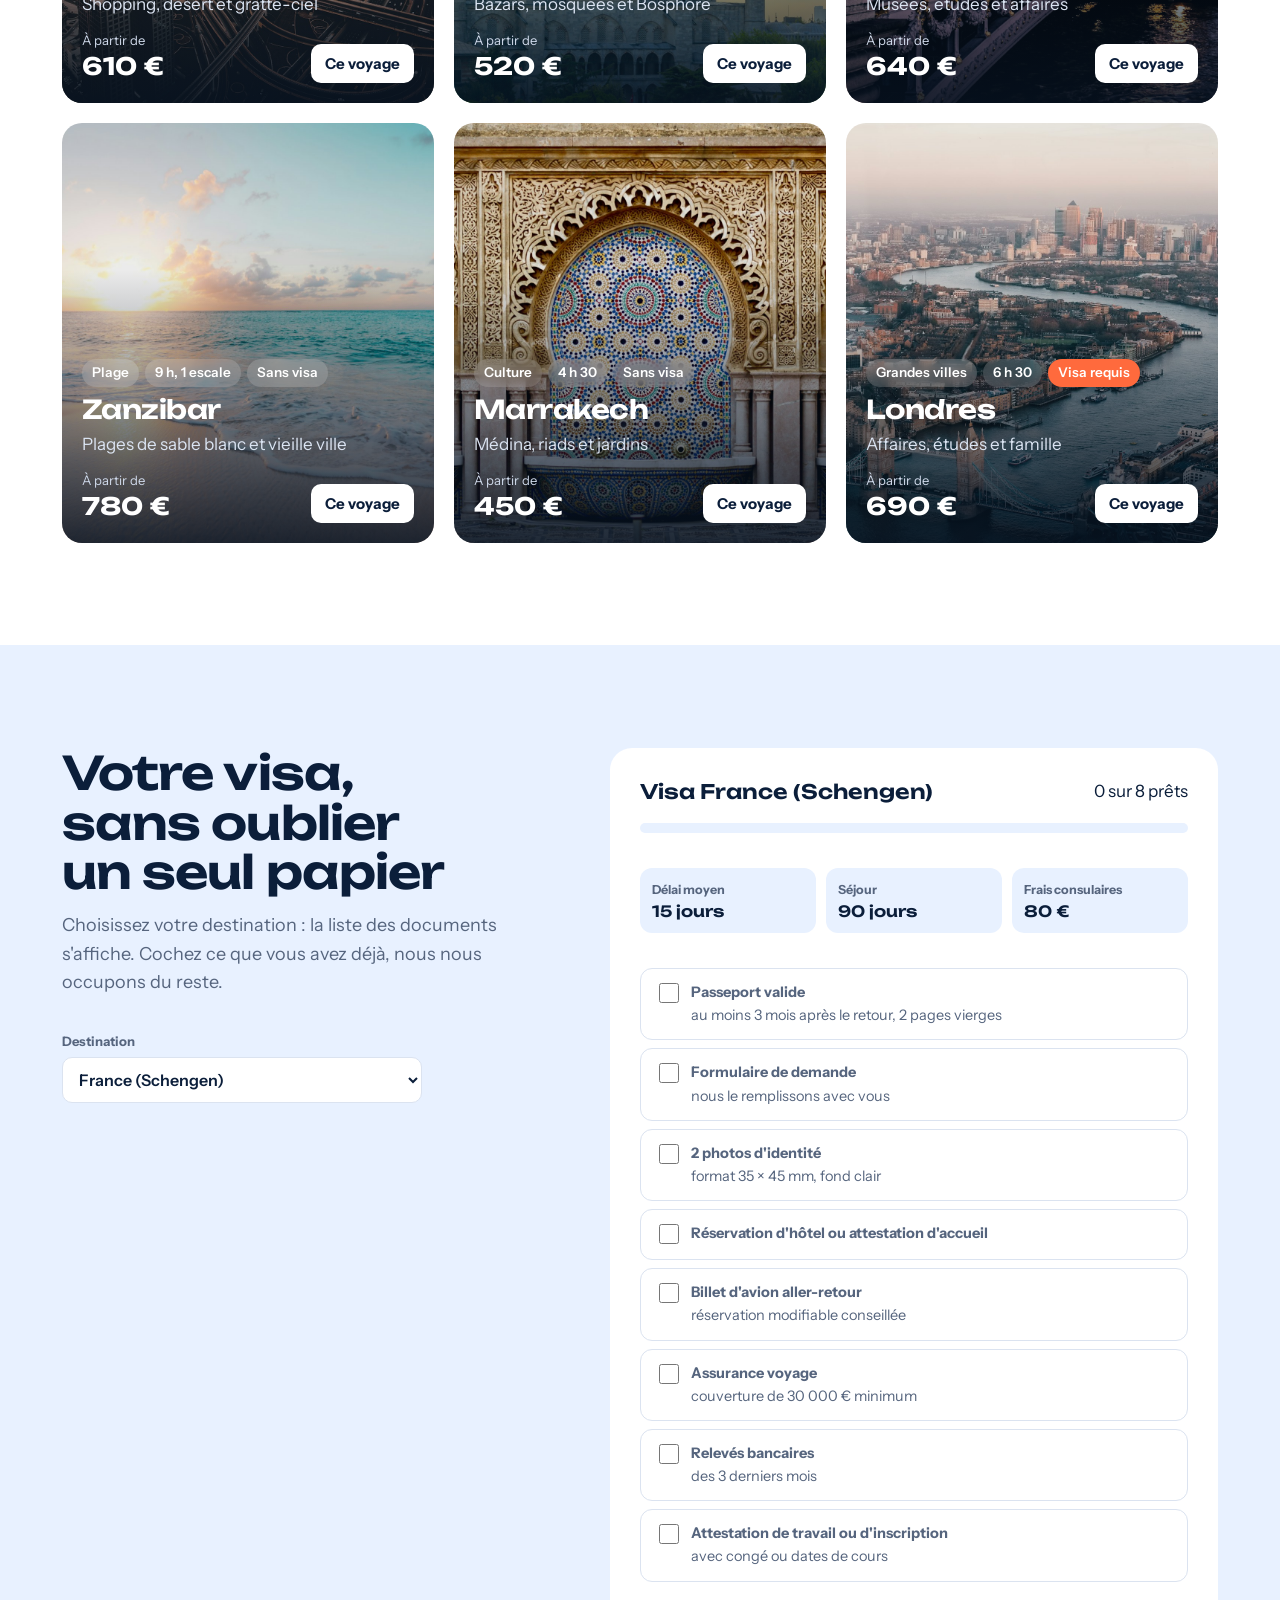
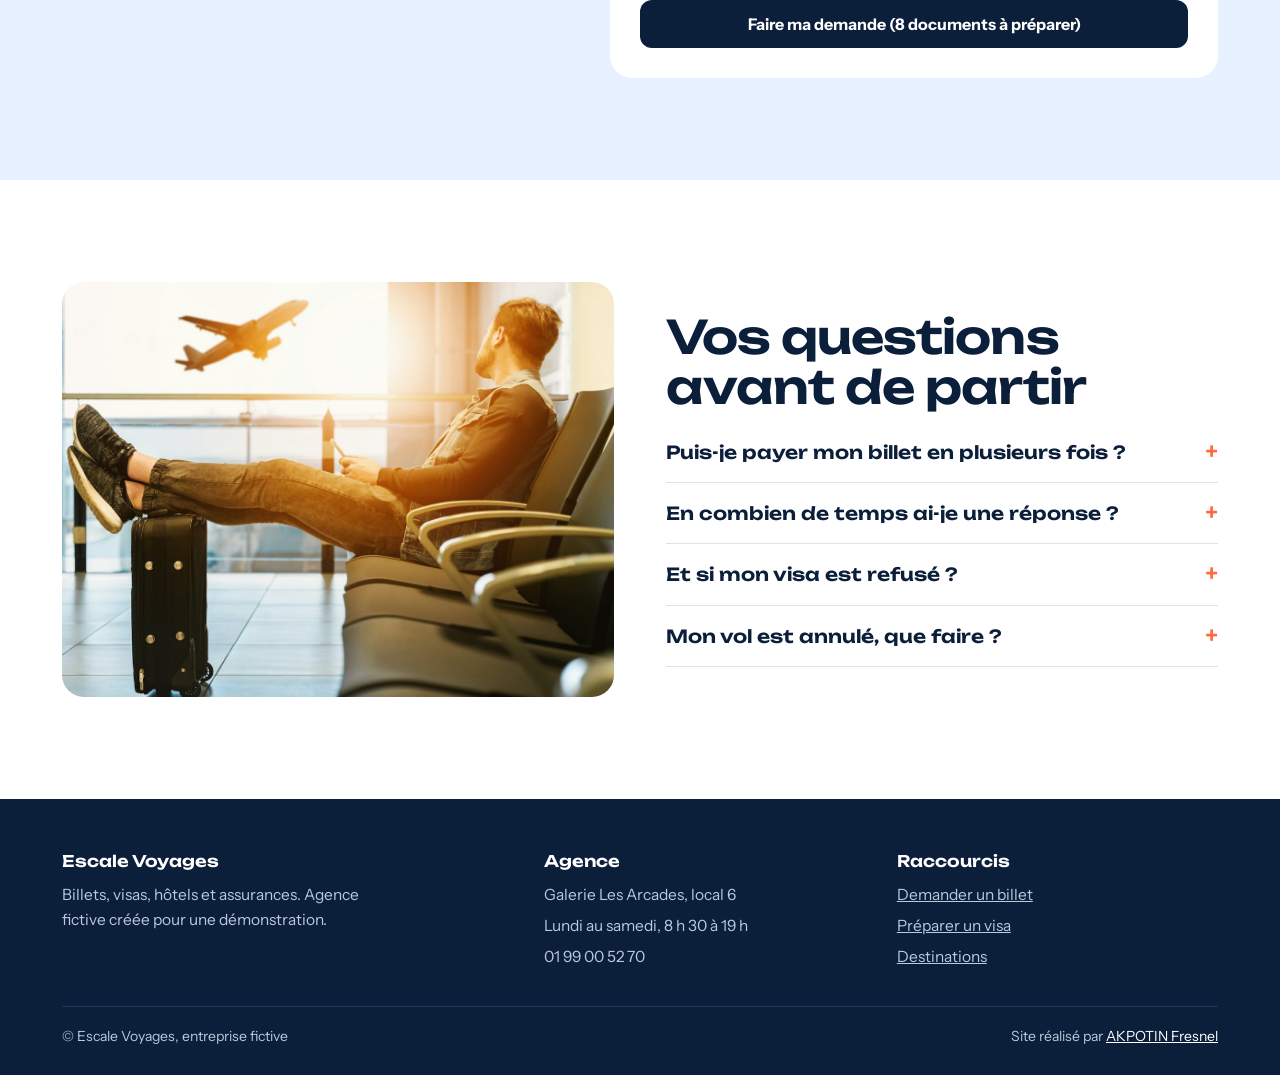
<file: demos/voyage/index.html>
<!doctype html>
<html lang="fr">
<head>
<meta charset="utf-8">
<meta name="viewport" content="width=device-width,initial-scale=1,viewport-fit=cover">
<title>Escale Voyages (démo)</title>
<meta name="description" content="Site de démonstration réalisé par AKPOTIN Fresnel : agence de voyage fictive avec demande de billet, destinations et assistant visa.">
<meta name="robots" content="noindex">
<meta name="theme-color" content="#0b1e3a">
<link rel="stylesheet" href="fonts/fonts.css">
<style>
:root{
  --navy:#0b1e3a;
  --navy-2:#16305a;
  --sun:#ff6a3d;
  --sky:#e8f1ff;
  --sky-2:#cfe0fb;
  --text:#0b1e3a;
  --muted:#56657e;
  --line:#dbe3f0;
  --disp:"Unbounded",system-ui,sans-serif;
  --sans:"Instrument Sans",system-ui,sans-serif;
}
*{box-sizing:border-box}
[hidden]{display:none!important}
html{scroll-behavior:smooth;scroll-padding-top:76px}
body{margin:0;font:400 17px/1.6 var(--sans);color:var(--text);background:#fff}
img{max-width:100%;height:auto;display:block}
a{color:inherit}
h1,h2,h3{font-family:var(--disp);font-weight:600;margin:0;line-height:1.08;letter-spacing:-.02em;text-wrap:balance}
p{margin:0}
.in{max-width:1220px;margin:0 auto;padding-inline:20px}
@media (min-width:760px){.in{padding-inline:32px}}
section{padding-block:clamp(64px,8vw,112px)}
:focus-visible{outline:3px solid var(--sun);outline-offset:2px}
.demo{background:#06111f;color:#bcc8db;font-size:13.5px;text-align:center;padding:8px 16px;line-height:1.45}
.demo a{color:#fff;font-weight:700}

header{position:sticky;top:0;z-index:30;background:var(--navy);color:#fff}
header .in{height:68px;display:flex;align-items:center;justify-content:space-between;gap:16px}
.logo{display:flex;align-items:center;gap:10px;text-decoration:none;font:700 19px var(--disp);letter-spacing:-.01em}
nav.main{display:flex;gap:28px;font-weight:600;font-size:15.5px}
nav.main a{text-decoration:none;color:#bcc8db} nav.main a:hover{color:#fff}
@media (max-width:920px){nav.main{display:none}}
.btn{display:inline-flex;align-items:center;justify-content:center;gap:10px;border:0;border-radius:12px;font:700 16px var(--sans);padding:14px 22px;cursor:pointer;text-decoration:none;transition:background .15s,transform .15s}
.btn:active{transform:translateY(1px)}
.b-sun{background:var(--sun);color:#fff} .b-sun:hover{background:#ec5426}
.b-navy{background:var(--navy);color:#fff} .b-navy:hover{background:var(--navy-2)}
.b-sm{padding:10px 16px;font-size:15px}

/* héros */
.hero{position:relative;color:#fff;background:var(--navy);padding-block:clamp(44px,6vw,84px) clamp(56px,7vw,100px);overflow:hidden}
.hero>img{position:absolute;inset:0;width:100%;height:100%;object-fit:cover;opacity:.55}
.hero::after{content:"";position:absolute;inset:0;background:linear-gradient(180deg,rgb(11 30 58 / .3),rgb(11 30 58 / .9))}
.hero .in{position:relative;z-index:1;display:grid;grid-template-columns:minmax(0,.9fr) minmax(0,1.1fr);gap:clamp(28px,4vw,56px);align-items:center}
@media (max-width:1000px){.hero .in{grid-template-columns:minmax(0,1fr)}}
.hero h1{font-size:clamp(34px,4.2vw,54px)}
.hero .lead{font-size:clamp(17px,1.6vw,19.5px);color:#d7e2f3;max-width:44ch;margin-top:20px}
.hero ul{list-style:none;margin:26px 0 0;padding:0;display:grid;gap:10px;font-weight:600}
.hero li{display:flex;gap:10px;align-items:center}
.hero li::before{content:"";width:18px;height:18px;border-radius:50%;background:var(--sun) url("data:image/svg+xml,%3Csvg xmlns='http://www.w3.org/2000/svg' viewBox='0 0 24 24' fill='none' stroke='white' stroke-width='3.5'%3E%3Cpath d='m6 12 4 4 8-8'/%3E%3C/svg%3E") center/12px no-repeat;flex:none}

/* carte d'embarquement */
.pass{background:#fff;color:var(--text);border-radius:22px;display:grid;grid-template-columns:minmax(0,1fr) 170px;box-shadow:0 40px 70px -30px rgb(0 0 0 / .6);position:relative}
@media (max-width:640px){.pass{grid-template-columns:minmax(0,1fr)}}
.pass .main{padding:22px 24px;display:grid;gap:16px}
.pass .stub{border-left:2px dashed var(--line);padding:22px 20px;display:grid;align-content:space-between;gap:16px;background:var(--sky);border-radius:0 22px 22px 0;position:relative}
.pass .stub::before,.pass .stub::after{content:"";position:absolute;left:-13px;width:24px;height:24px;border-radius:50%;background:var(--navy)}
.pass .stub::before{top:-12px}.pass .stub::after{bottom:-12px}
@media (max-width:640px){.pass .stub{border-left:0;border-top:2px dashed var(--line);border-radius:0 0 22px 22px}.pass .stub::before,.pass .stub::after{display:none}}
.trip{display:inline-flex;background:var(--sky);border-radius:10px;padding:4px;justify-self:start}
.trip button{appearance:none;border:0;background:none;font:700 14.5px var(--sans);padding:8px 14px;border-radius:8px;cursor:pointer;color:var(--muted)}
.trip button[aria-pressed="true"]{background:var(--navy);color:#fff}
.route{display:grid;grid-template-columns:minmax(0,1fr) auto minmax(0,1fr);gap:12px;align-items:end}
.code{font:700 clamp(30px,3.6vw,44px)/1 var(--disp);letter-spacing:.02em;color:var(--navy);min-height:1em}
.code.empty{color:var(--sky-2)}
.plane{color:var(--sun);padding-bottom:6px}
.f{display:grid;gap:5px}
.f label{font-size:13px;font-weight:700;color:var(--muted)}
.f input,.f select,.f textarea{font:600 16px var(--sans);color:var(--text);border:1.5px solid var(--line);border-radius:10px;padding:11px 12px;width:100%;background:#fff}
.f input:focus,.f select:focus,.f textarea:focus{outline:0;border-color:var(--navy);box-shadow:0 0 0 4px var(--sky)}
.row{display:grid;grid-template-columns:repeat(2,minmax(0,1fr));gap:12px}
.row3{display:grid;grid-template-columns:minmax(0,.8fr) minmax(0,.8fr) minmax(0,1.4fr);gap:12px}
@media (max-width:520px){.row3{grid-template-columns:repeat(2,minmax(0,1fr))}}
.stub dl{margin:0;display:grid;gap:12px}
.stub dt{font-size:12.5px;font-weight:700;color:var(--muted)}
.stub dd{margin:0;font:600 15px var(--disp)}
.bar{height:44px;background:repeating-linear-gradient(90deg,var(--navy) 0 2px,transparent 2px 4px,var(--navy) 4px 7px,transparent 7px 9px,var(--navy) 9px 10px,transparent 10px 13px);border-radius:3px}
.err{color:#c2310b;font-weight:700;font-size:14.5px}

/* services */
.serv{border-bottom:1px solid var(--line)}
.serv ul{list-style:none;margin:0 auto;padding:0;display:grid;grid-template-columns:repeat(4,minmax(0,1fr))}
.serv li{padding:26px 22px;border-right:1px solid var(--line);display:grid;gap:6px}
.serv li:last-child{border-right:0}
.serv b{font:600 17px var(--disp)}
.serv span{color:var(--muted);font-size:15.5px}
@media (max-width:860px){.serv ul{grid-template-columns:repeat(2,minmax(0,1fr))}.serv li:nth-child(2){border-right:0}.serv li:nth-child(-n+2){border-bottom:1px solid var(--line)}}

.sh{display:grid;gap:14px;max-width:62ch;margin-bottom:34px}
.sh h2{font-size:clamp(28px,3.6vw,46px)}
.sh p{color:var(--muted);font-size:18px}

/* destinations */
.chips{display:flex;gap:8px;flex-wrap:wrap;margin-bottom:28px}
.chips button{appearance:none;border:1.5px solid var(--line);background:#fff;border-radius:999px;padding:9px 18px;font:700 15.5px var(--sans);color:var(--muted);cursor:pointer}
.chips button[aria-pressed="true"]{background:var(--navy);border-color:var(--navy);color:#fff}
.dests{display:grid;grid-template-columns:repeat(3,minmax(0,1fr));gap:20px}
@media (max-width:960px){.dests{grid-template-columns:repeat(2,minmax(0,1fr))}}
@media (max-width:600px){.dests{grid-template-columns:minmax(0,1fr)}}
.dest{position:relative;border-radius:20px;overflow:hidden;color:#fff;min-height:420px;display:grid;align-content:end}
.dest img{position:absolute;inset:0;width:100%;height:100%;object-fit:cover;transition:transform .6s}
.dest:hover img{transform:scale(1.05)}
.dest::after{content:"";position:absolute;inset:0;background:linear-gradient(180deg,transparent 35%,rgb(6 17 31 / .88))}
.dest .b{position:relative;z-index:1;padding:20px;display:grid;gap:8px}
.dest h3{font-size:26px}
.dest .meta{display:flex;flex-wrap:wrap;gap:6px}
.dest .meta span{background:rgb(255 255 255 / .16);backdrop-filter:blur(6px);border-radius:999px;padding:3px 10px;font-size:13.5px;font-weight:600}
.dest .meta .visa{background:var(--sun)}
.dest .p{display:flex;justify-content:space-between;align-items:end;gap:12px;margin-top:4px}
.dest .p b{font:700 24px var(--disp)}
.dest .p small{display:block;font-size:13px;color:#cfd9ea}
.dest .p button{appearance:none;border:0;background:#fff;color:var(--navy);font:700 15px var(--sans);border-radius:10px;padding:10px 14px;cursor:pointer}

/* visa */
.visa-s{background:var(--sky)}
.visa-s .grid{display:grid;grid-template-columns:minmax(0,.9fr) minmax(0,1.1fr);gap:clamp(28px,4vw,56px);align-items:start}
@media (max-width:900px){.visa-s .grid{grid-template-columns:minmax(0,1fr)}}
.vcard{background:#fff;border-radius:22px;padding:clamp(20px,3vw,30px);display:grid;gap:18px}
.vhead{display:flex;justify-content:space-between;align-items:center;gap:12px;flex-wrap:wrap}
.vhead b{font:600 20px var(--disp)}
.prog{height:10px;background:var(--sky);border-radius:999px;overflow:hidden}
.prog i{display:block;height:100%;background:var(--sun);width:0;transition:width .3s}
.docs{list-style:none;margin:0;padding:0;display:grid;gap:8px}
.docs label{display:grid;grid-template-columns:24px minmax(0,1fr);gap:12px;align-items:start;border:1.5px solid var(--line);border-radius:12px;padding:12px 14px;cursor:pointer}
.docs input{width:20px;height:20px;accent-color:var(--navy);margin-top:2px}
.docs label:has(input:checked){background:var(--sky);border-color:var(--sky-2)}
.docs label:has(input:checked) b{text-decoration:line-through;text-decoration-color:var(--sun)}
.docs span{display:block;color:var(--muted);font-size:14.5px}
.vinfo{display:grid;grid-template-columns:repeat(3,minmax(0,1fr));gap:10px}
.vinfo div{background:var(--sky);border-radius:12px;padding:12px}
.vinfo dt{font-size:12.5px;font-weight:700;color:var(--muted)}
.vinfo dd{margin:2px 0 0;font:600 15.5px var(--disp)}
@media (max-width:520px){.vinfo{grid-template-columns:minmax(0,1fr)}}

details{border-bottom:1px solid var(--line)}
summary{cursor:pointer;list-style:none;display:flex;justify-content:space-between;gap:16px;padding:18px 0;font:600 18px/1.35 var(--disp)}
summary::-webkit-details-marker{display:none}
summary::after{content:"+";font:700 24px/1 var(--sans);color:var(--sun);transition:transform .2s}
details[open] summary::after{transform:rotate(45deg)}
details p{padding:0 0 20px;color:var(--muted);max-width:64ch}
.agent{display:grid;grid-template-columns:minmax(0,1fr) minmax(0,1fr);gap:clamp(28px,4vw,56px);align-items:center}
@media (max-width:900px){.agent{grid-template-columns:minmax(0,1fr)}}
.agent img{border-radius:22px;aspect-ratio:4/3;object-fit:cover;width:100%}

footer{background:var(--navy);color:#bcc8db;padding-block:52px 28px;font-size:15.5px}
.fg{display:grid;grid-template-columns:1.4fr 1fr 1fr;gap:32px}
@media (max-width:760px){.fg{grid-template-columns:minmax(0,1fr)}}
footer h4{font:600 16px var(--disp);color:#fff;margin:0 0 12px}
footer ul{list-style:none;margin:0;padding:0;display:grid;gap:6px}
.legal{margin-top:36px;padding-top:18px;border-top:1px solid #1d3762;display:flex;flex-wrap:wrap;justify-content:space-between;gap:10px;font-size:14px}
.legal a{color:#fff}
@media (prefers-reduced-motion:reduce){*{transition:none!important}html{scroll-behavior:auto}}
</style>
</head>
<body>
<div class="demo">Site de démonstration, agence fictive. Les demandes envoient un vrai message WhatsApp à <a href="../../">AKPOTIN Fresnel, développeur web</a>, pour que vous voyiez le résultat.</div>

<header>
  <div class="in">
    <a class="logo" href="#top" aria-label="Escale Voyages, accueil"><svg width="30" height="30" viewBox="0 0 30 30" aria-hidden="true"><circle cx="15" cy="15" r="14" fill="#ff6a3d"/><path d="M7 17.5 23 10l-4.5 12-3.2-5.3Z" fill="#fff"/></svg>Escale</a>
    <nav class="main" aria-label="Sections"><a href="#billet">Billet d'avion</a><a href="#destinations">Destinations</a><a href="#visa">Visa</a><a href="#questions">Questions</a></nav>
    <a class="btn b-sun b-sm" href="#billet">Demander un billet</a>
  </div>
</header>

<main id="top">
  <section class="hero" id="billet">
    <img src="img/ciel.jpg" alt="" width="1900" height="1100" fetchpriority="high">
    <div class="in">
      <div>
        <h1>Votre billet au meilleur prix, sans y passer la journée.</h1>
        <p class="lead">Dites-nous où et quand vous voulez partir. Un agent compare les compagnies et vous envoie trois propositions sur WhatsApp en moins de 2 heures.</p>
        <ul><li>Paiement en plusieurs fois possible</li><li>Assistance visa de A à Z</li><li>Un agent joignable avant, pendant et après le voyage</li></ul>
      </div>

      <form class="pass" id="pass" novalidate aria-label="Demande de billet d'avion">
        <div class="main">
          <div class="trip" role="group" aria-label="Type de trajet"><button type="button" aria-pressed="true" data-t="ar">Aller-retour</button><button type="button" aria-pressed="false" data-t="as">Aller simple</button></div>
          <div class="route" aria-hidden="true"><span class="code empty" id="cFrom">DEP</span><svg class="plane" width="34" height="34" viewBox="0 0 24 24" fill="currentColor"><path d="M21 16v-2l-8-5V3.5a1.5 1.5 0 0 0-3 0V9l-8 5v2l8-2.5V19l-2 1.5V22l3.5-1 3.5 1v-1.5L13 19v-5.5Z" transform="rotate(90 12 12)"/></svg><span class="code empty" id="cTo" style="text-align:right">ARR</span></div>
          <div class="row">
            <div class="f"><label for="from">Départ</label><input id="from" placeholder="Votre ville" autocomplete="off" list="cities"></div>
            <div class="f"><label for="to">Destination</label><input id="to" placeholder="Paris, Dubaï…" autocomplete="off" list="cities"></div>
          </div>
          <datalist id="cities"><option>Paris</option><option>Dubaï</option><option>Istanbul</option><option>Londres</option><option>Marrakech</option><option>Zanzibar</option><option>Bruxelles</option><option>Montréal</option><option>New York</option><option>Casablanca</option></datalist>
          <div class="row">
            <div class="f"><label for="d1">Aller le</label><input type="date" id="d1"></div>
            <div class="f" id="retWrap"><label for="d2">Retour le</label><input type="date" id="d2"></div>
          </div>
          <div class="row3">
            <div class="f"><label for="pa">Adultes</label><select id="pa"><option>1</option><option>2</option><option>3</option><option>4</option><option>5</option><option>6</option></select></div>
            <div class="f"><label for="pc">Enfants</label><select id="pc"><option>0</option><option>1</option><option>2</option><option>3</option><option>4</option></select></div>
            <div class="f"><label for="cl">Classe</label><select id="cl"><option>Économique</option><option>Premium</option><option>Affaires</option></select></div>
          </div>
          <div class="f"><label for="nm">Votre nom</label><input id="nm" autocomplete="name"></div>
          <p class="err" id="pErr" role="alert"></p>
        </div>
        <div class="stub">
          <dl>
            <div><dt>Passagers</dt><dd id="sPax">1 adulte</dd></div>
            <div><dt>Départ</dt><dd id="sD1">À choisir</dd></div>
            <div id="sRetW"><dt>Retour</dt><dd id="sD2">À choisir</dd></div>
            <div><dt>Classe</dt><dd id="sCl">Économique</dd></div>
          </dl>
          <div class="bar" aria-hidden="true"></div>
          <button class="btn b-sun" type="submit">Recevoir 3 offres</button>
        </div>
      </form>
    </div>
  </section>

  <div class="serv">
    <ul class="in">
      <li><b>Billets d'avion</b><span>Toutes compagnies, comparées pour vous.</span></li>
      <li><b>Visas</b><span>Dossier vérifié avant le dépôt, rendez-vous pris.</span></li>
      <li><b>Hôtels</b><span>Sélectionnés près de ce que vous venez faire.</span></li>
      <li><b>Assurance voyage</b><span>Obligatoire pour certains visas, incluse sur demande.</span></li>
    </ul>
  </div>

  <section id="destinations">
    <div class="in">
      <div class="sh"><h2>Les destinations du moment</h2><p>Prix aller-retour en classe économique, par personne, constatés ce mois-ci. Touchez « Ce voyage » pour une offre à vos dates.</p></div>
      <div class="chips" role="group" aria-label="Filtrer les destinations" id="chips"></div>
      <div class="dests" id="dests"></div>
    </div>
  </section>

  <section class="visa-s" id="visa">
    <div class="in grid">
      <div>
        <div class="sh"><h2>Votre visa, sans oublier un seul papier</h2><p>Choisissez votre destination : la liste des documents s'affiche. Cochez ce que vous avez déjà, nous nous occupons du reste.</p></div>
        <div class="f" style="max-width:360px"><label for="vdest">Destination</label><select id="vdest"></select></div>
      </div>
      <div class="vcard" aria-live="polite">
        <div class="vhead"><b id="vTitle"></b><span id="vCount"></span></div>
        <div class="prog" aria-hidden="true"><i id="vBar"></i></div>
        <dl class="vinfo" id="vInfo"></dl>
        <ul class="docs" id="vDocs"></ul>
        <a class="btn b-navy" id="vBtn" target="_blank" rel="noopener">Faire ma demande de visa</a>
      </div>
    </div>
  </section>

  <section id="questions">
    <div class="in agent">
      <img src="img/voyageur.jpg" alt="Voyageur détendu en salle d'embarquement" loading="lazy" width="1200" height="900">
      <div>
        <div class="sh" style="margin-bottom:10px"><h2>Vos questions avant de partir</h2></div>
        <details><summary>Puis-je payer mon billet en plusieurs fois ?</summary><p>Oui, en deux ou trois fois selon la date de départ. Le billet est émis une fois le dernier versement reçu, et le prix est bloqué dès le premier.</p></details>
        <details><summary>En combien de temps ai-je une réponse ?</summary><p>Moins de 2 heures pendant les horaires d'ouverture, le lendemain matin pour les demandes envoyées le soir.</p></details>
        <details><summary>Et si mon visa est refusé ?</summary><p>Nous vous conseillons de réserver un billet modifiable tant que le visa n'est pas obtenu. En cas de refus, nous vous aidons à préparer un nouveau dossier.</p></details>
        <details><summary>Mon vol est annulé, que faire ?</summary><p>Écrivez-nous sur WhatsApp : un agent contacte la compagnie et vous propose un autre vol ou un remboursement.</p></details>
      </div>
    </div>
  </section>
</main>

<footer>
  <div class="in">
    <div class="fg">
      <div><h4>Escale Voyages</h4><p style="max-width:34ch">Billets, visas, hôtels et assurances. Agence fictive créée pour une démonstration.</p></div>
      <div><h4>Agence</h4><ul><li>Galerie Les Arcades, local 6</li><li>Lundi au samedi, 8 h 30 à 19 h</li><li>01 99 00 52 70</li></ul></div>
      <div><h4>Raccourcis</h4><ul><li><a href="#billet">Demander un billet</a></li><li><a href="#visa">Préparer un visa</a></li><li><a href="#destinations">Destinations</a></li></ul></div>
    </div>
    <div class="legal"><span>© Escale Voyages, entreprise fictive</span><span>Site réalisé par <a href="../../">AKPOTIN Fresnel</a></span></div>
  </div>
</footer>

<script>
const WA='2290153829990',wa=t=>`https://wa.me/${WA}?text=${encodeURIComponent(t)}`;
const $=id=>document.getElementById(id);
const eur=n=>n.toLocaleString('fr-FR').replace(/ /g,' ')+' €';
const fd=v=>v?new Date(v).toLocaleDateString('fr-FR',{day:'numeric',month:'short'}):'À choisir';
const code=s=>s.normalize('NFD').replace(/[̀-ͯ]/g,'').replace(/[^a-z]/gi,'').slice(0,3).toUpperCase();

/* carte d'embarquement */
let trip='ar';
const today=new Date().toISOString().slice(0,10);$('d1').min=today;$('d2').min=today;
document.querySelectorAll('.trip button').forEach(b=>b.onclick=()=>{trip=b.dataset.t;document.querySelectorAll('.trip button').forEach(x=>x.setAttribute('aria-pressed',x===b));$('retWrap').hidden=trip==='as';$('sRetW').hidden=trip==='as';upd()});
function upd(){const f=$('from').value.trim(),t=$('to').value.trim();
  $('cFrom').textContent=f?code(f):'DEP';$('cFrom').classList.toggle('empty',!f);$('cTo').textContent=t?code(t):'ARR';$('cTo').classList.toggle('empty',!t);
  const a=+$('pa').value,c=+$('pc').value;$('sPax').textContent=`${a} adulte${a>1?'s':''}${c?`, ${c} enfant${c>1?'s':''}`:''}`;
  $('sD1').textContent=fd($('d1').value);$('sD2').textContent=fd($('d2').value);$('sCl').textContent=$('cl').value;
  if($('d1').value)$('d2').min=$('d1').value}
$('pass').addEventListener('input',upd);$('pass').addEventListener('change',upd);
$('pass').onsubmit=e=>{e.preventDefault();const f=$('from').value.trim(),t=$('to').value.trim(),n=$('nm').value.trim();let m='';
  if(!f||!t)m='Indiquez la ville de départ et la destination.';else if(!$('d1').value)m='Choisissez la date de départ.';else if(trip==='ar'&&!$('d2').value)m='Choisissez la date de retour, ou passez en aller simple.';else if(!n)m='Indiquez votre nom.';
  $('pErr').textContent=m;if(m)return;
  const long=v=>new Date(v).toLocaleDateString('fr-FR',{weekday:'long',day:'numeric',month:'long',year:'numeric'});
  window.open(wa(`Bonjour Escale Voyages (démo), je m'appelle ${n}.\nJe cherche un billet ${trip==='ar'?'aller-retour':'aller simple'} :\n${f} → ${t}\nAller : ${long($('d1').value)}${trip==='ar'?`\nRetour : ${long($('d2').value)}`:''}\nPassagers : ${$('sPax').textContent}\nClasse : ${$('cl').value}\n\nMerci de m'envoyer vos meilleures offres.`),'_blank','noopener')};
upd();

/* destinations */
const D=[
 {n:'Dubaï',img:'dubai',cat:'Grandes villes',price:610,fly:'6 h 40',visa:true,txt:'Shopping, désert et gratte-ciel'},
 {n:'Istanbul',img:'istanbul',cat:'Culture',price:520,fly:'5 h 50',visa:true,txt:'Bazars, mosquées et Bosphore'},
 {n:'Paris',img:'paris',cat:'Grandes villes',price:640,fly:'6 h 20',visa:true,txt:'Musées, études et affaires'},
 {n:'Zanzibar',img:'plage',cat:'Plage',price:780,fly:'9 h, 1 escale',visa:false,txt:'Plages de sable blanc et vieille ville'},
 {n:'Marrakech',img:'marrakech',cat:'Culture',price:450,fly:'4 h 30',visa:false,txt:'Médina, riads et jardins'},
 {n:'Londres',img:'londres',cat:'Grandes villes',price:690,fly:'6 h 30',visa:true,txt:'Affaires, études et famille'}];
const CATS=['Toutes','Plage','Grandes villes','Culture'];let cat='Toutes';
function dests(){$('chips').innerHTML=CATS.map(c=>`<button type="button" aria-pressed="${c===cat}">${c}</button>`).join('');
  [...$('chips').children].forEach((b,i)=>b.onclick=()=>{cat=CATS[i];dests()});
  $('dests').innerHTML=D.filter(d=>cat==='Toutes'||d.cat===cat).map(d=>`<article class="dest"><img src="img/${d.img}.jpg" alt="${d.n}" loading="lazy" width="1000" height="1200"><div class="b"><div class="meta"><span>${d.cat}</span><span>${d.fly}</span>${d.visa?'<span class="visa">Visa requis</span>':'<span>Sans visa</span>'}</div><h3>${d.n}</h3><p style="color:#dbe4f2">${d.txt}</p><div class="p"><span><small>À partir de</small><b>${eur(d.price)}</b></span><button type="button" data-n="${d.n}">Ce voyage</button></div></div></article>`).join('');
  $('dests').querySelectorAll('button').forEach(b=>b.onclick=()=>{$('to').value=b.dataset.n;upd();$('billet').scrollIntoView();setTimeout(()=>$('from').focus({preventScroll:true}),500)})}
dests();

/* assistant visa */
const V={
 'France (Schengen)':{d:'15 jours',v:'90 jours',c:'80 €',docs:[['Passeport valide','au moins 3 mois après le retour, 2 pages vierges'],['Formulaire de demande','nous le remplissons avec vous'],['2 photos d\'identité','format 35 × 45 mm, fond clair'],['Réservation d\'hôtel ou attestation d\'accueil',''],['Billet d\'avion aller-retour','réservation modifiable conseillée'],['Assurance voyage','couverture de 30 000 € minimum'],['Relevés bancaires','des 3 derniers mois'],['Attestation de travail ou d\'inscription','avec congé ou dates de cours']]},
 'Émirats (Dubaï)':{d:'3 à 5 jours',v:'30 jours',c:'95 €',docs:[['Passeport valide','au moins 6 mois'],['Photo d\'identité','fond blanc, format numérique'],['Billet d\'avion aller-retour',''],['Réservation d\'hôtel','']]},
 'Turquie':{d:'48 h',v:'30 jours',c:'50 €',docs:[['Passeport valide','au moins 6 mois'],['Billet d\'avion aller-retour',''],['Réservation d\'hôtel',''],['Justificatif de ressources','relevé bancaire récent']]},
 'Royaume-Uni':{d:'3 semaines',v:'6 mois',c:'130 €',docs:[['Passeport valide','pour toute la durée du séjour'],['Formulaire en ligne','nous le remplissons avec vous'],['Relevés bancaires','des 6 derniers mois'],['Attestation de travail',''],['Lettre d\'invitation','si vous rendez visite à de la famille'],['Rendez-vous biométrique','nous le réservons pour vous']]}};
const VK=Object.keys(V);$('vdest').innerHTML=VK.map(k=>`<option>${k}</option>`).join('');
function visa(){const k=$('vdest').value,v=V[k];$('vTitle').textContent=`Visa ${k}`;
  $('vInfo').innerHTML=`<div><dt>Délai moyen</dt><dd>${v.d}</dd></div><div><dt>Séjour</dt><dd>${v.v}</dd></div><div><dt>Frais consulaires</dt><dd>${v.c}</dd></div>`;
  $('vDocs').innerHTML=v.docs.map(([a,b],i)=>`<li><label><input type="checkbox" data-i="${i}"><span><b>${a}</b>${b?`<span>${b}</span>`:''}</span></label></li>`).join('');vprog()}
function vprog(){const k=$('vdest').value,v=V[k],all=[...$('vDocs').querySelectorAll('input')],ok=all.filter(c=>c.checked);
  $('vCount').textContent=`${ok.length} sur ${all.length} prêts`;$('vBar').style.width=`${ok.length/all.length*100}%`;
  const miss=all.filter(c=>!c.checked).map(c=>v.docs[c.dataset.i][0]);
  $('vBtn').textContent=miss.length?`Faire ma demande (${miss.length} document${miss.length>1?'s':''} à préparer)`:'Tout est prêt : déposer ma demande';
  $('vBtn').href=wa(`Bonjour Escale Voyages (démo), je prépare un visa ${k}.\nDéjà prêt : ${ok.length?ok.map(c=>v.docs[c.dataset.i][0]).join(', '):'rien pour l\'instant'}.\nIl me manque : ${miss.length?miss.join(', '):'rien'}.\nPouvez-vous m'accompagner ?`)}
$('vdest').onchange=visa;$('vDocs').addEventListener('change',vprog);visa();
</script>
</body>
</html>
</file>
<file: fonts/fonts.css>
@font-face {
  font-family: 'Bricolage Grotesque';
  font-style: normal;
  font-weight: 500;
  font-stretch: 100%;
  font-display: swap;
  src: url(bricolage-grotesque-normal-500-latin-ext.woff2) format('woff2');
  unicode-range: U+0100-02BA, U+02BD-02C5, U+02C7-02CC, U+02CE-02D7, U+02DD-02FF, U+0304, U+0308, U+0329, U+1D00-1DBF, U+1E00-1E9F, U+1EF2-1EFF, U+2020, U+20A0-20AB, U+20AD-20C0, U+2113, U+2C60-2C7F, U+A720-A7FF;
}
@font-face {
  font-family: 'Bricolage Grotesque';
  font-style: normal;
  font-weight: 500;
  font-stretch: 100%;
  font-display: swap;
  src: url(bricolage-grotesque-normal-500-latin.woff2) format('woff2');
  unicode-range: U+0000-00FF, U+0131, U+0152-0153, U+02BB-02BC, U+02C6, U+02DA, U+02DC, U+0304, U+0308, U+0329, U+2000-206F, U+20AC, U+2122, U+2191, U+2193, U+2212, U+2215, U+FEFF, U+FFFD;
}
@font-face {
  font-family: 'Bricolage Grotesque';
  font-style: normal;
  font-weight: 700;
  font-stretch: 100%;
  font-display: swap;
  src: url(bricolage-grotesque-normal-500-latin-ext.woff2) format('woff2');
  unicode-range: U+0100-02BA, U+02BD-02C5, U+02C7-02CC, U+02CE-02D7, U+02DD-02FF, U+0304, U+0308, U+0329, U+1D00-1DBF, U+1E00-1E9F, U+1EF2-1EFF, U+2020, U+20A0-20AB, U+20AD-20C0, U+2113, U+2C60-2C7F, U+A720-A7FF;
}
@font-face {
  font-family: 'Bricolage Grotesque';
  font-style: normal;
  font-weight: 700;
  font-stretch: 100%;
  font-display: swap;
  src: url(bricolage-grotesque-normal-500-latin.woff2) format('woff2');
  unicode-range: U+0000-00FF, U+0131, U+0152-0153, U+02BB-02BC, U+02C6, U+02DA, U+02DC, U+0304, U+0308, U+0329, U+2000-206F, U+20AC, U+2122, U+2191, U+2193, U+2212, U+2215, U+FEFF, U+FFFD;
}
@font-face {
  font-family: 'Bricolage Grotesque';
  font-style: normal;
  font-weight: 800;
  font-stretch: 100%;
  font-display: swap;
  src: url(bricolage-grotesque-normal-500-latin-ext.woff2) format('woff2');
  unicode-range: U+0100-02BA, U+02BD-02C5, U+02C7-02CC, U+02CE-02D7, U+02DD-02FF, U+0304, U+0308, U+0329, U+1D00-1DBF, U+1E00-1E9F, U+1EF2-1EFF, U+2020, U+20A0-20AB, U+20AD-20C0, U+2113, U+2C60-2C7F, U+A720-A7FF;
}
@font-face {
  font-family: 'Bricolage Grotesque';
  font-style: normal;
  font-weight: 800;
  font-stretch: 100%;
  font-display: swap;
  src: url(bricolage-grotesque-normal-500-latin.woff2) format('woff2');
  unicode-range: U+0000-00FF, U+0131, U+0152-0153, U+02BB-02BC, U+02C6, U+02DA, U+02DC, U+0304, U+0308, U+0329, U+2000-206F, U+20AC, U+2122, U+2191, U+2193, U+2212, U+2215, U+FEFF, U+FFFD;
}
@font-face {
  font-family: 'DM Sans';
  font-style: normal;
  font-weight: 500;
  font-display: swap;
  src: url(dm-sans-normal-500-latin-ext.woff2) format('woff2');
  unicode-range: U+0100-02BA, U+02BD-02C5, U+02C7-02CC, U+02CE-02D7, U+02DD-02FF, U+0304, U+0308, U+0329, U+1D00-1DBF, U+1E00-1E9F, U+1EF2-1EFF, U+2020, U+20A0-20AB, U+20AD-20C0, U+2113, U+2C60-2C7F, U+A720-A7FF;
}
@font-face {
  font-family: 'DM Sans';
  font-style: normal;
  font-weight: 500;
  font-display: swap;
  src: url(dm-sans-normal-500-latin.woff2) format('woff2');
  unicode-range: U+0000-00FF, U+0131, U+0152-0153, U+02BB-02BC, U+02C6, U+02DA, U+02DC, U+0304, U+0308, U+0329, U+2000-206F, U+20AC, U+2122, U+2191, U+2193, U+2212, U+2215, U+FEFF, U+FFFD;
}
@font-face {
  font-family: 'DM Sans';
  font-style: normal;
  font-weight: 700;
  font-display: swap;
  src: url(dm-sans-normal-500-latin-ext.woff2) format('woff2');
  unicode-range: U+0100-02BA, U+02BD-02C5, U+02C7-02CC, U+02CE-02D7, U+02DD-02FF, U+0304, U+0308, U+0329, U+1D00-1DBF, U+1E00-1E9F, U+1EF2-1EFF, U+2020, U+20A0-20AB, U+20AD-20C0, U+2113, U+2C60-2C7F, U+A720-A7FF;
}
@font-face {
  font-family: 'DM Sans';
  font-style: normal;
  font-weight: 700;
  font-display: swap;
  src: url(dm-sans-normal-500-latin.woff2) format('woff2');
  unicode-range: U+0000-00FF, U+0131, U+0152-0153, U+02BB-02BC, U+02C6, U+02DA, U+02DC, U+0304, U+0308, U+0329, U+2000-206F, U+20AC, U+2122, U+2191, U+2193, U+2212, U+2215, U+FEFF, U+FFFD;
}
</file>
<file: demos/beaute/fonts/fonts.css>
@font-face {
  font-family: 'Bodoni Moda';
  font-style: normal;
  font-weight: 400 700;
  font-display: swap;
  src: url(bodoni-moda-normal-400-700-latin-ext.woff2) format('woff2');
  unicode-range: U+0100-02BA, U+02BD-02C5, U+02C7-02CC, U+02CE-02D7, U+02DD-02FF, U+0304, U+0308, U+0329, U+1D00-1DBF, U+1E00-1E9F, U+1EF2-1EFF, U+2020, U+20A0-20AB, U+20AD-20C0, U+2113, U+2C60-2C7F, U+A720-A7FF;
}
@font-face {
  font-family: 'Bodoni Moda';
  font-style: normal;
  font-weight: 400 700;
  font-display: swap;
  src: url(bodoni-moda-normal-400-700-latin.woff2) format('woff2');
  unicode-range: U+0000-00FF, U+0131, U+0152-0153, U+02BB-02BC, U+02C6, U+02DA, U+02DC, U+0304, U+0308, U+0329, U+2000-206F, U+20AC, U+2122, U+2191, U+2193, U+2212, U+2215, U+FEFF, U+FFFD;
}
@font-face {
  font-family: 'Jost';
  font-style: normal;
  font-weight: 400;
  font-display: swap;
  src: url(jost-normal-400-latin-ext.woff2) format('woff2');
  unicode-range: U+0100-02BA, U+02BD-02C5, U+02C7-02CC, U+02CE-02D7, U+02DD-02FF, U+0304, U+0308, U+0329, U+1D00-1DBF, U+1E00-1E9F, U+1EF2-1EFF, U+2020, U+20A0-20AB, U+20AD-20C0, U+2113, U+2C60-2C7F, U+A720-A7FF;
}
@font-face {
  font-family: 'Jost';
  font-style: normal;
  font-weight: 400;
  font-display: swap;
  src: url(jost-normal-400-latin.woff2) format('woff2');
  unicode-range: U+0000-00FF, U+0131, U+0152-0153, U+02BB-02BC, U+02C6, U+02DA, U+02DC, U+0304, U+0308, U+0329, U+2000-206F, U+20AC, U+2122, U+2191, U+2193, U+2212, U+2215, U+FEFF, U+FFFD;
}
@font-face {
  font-family: 'Jost';
  font-style: normal;
  font-weight: 500;
  font-display: swap;
  src: url(jost-normal-400-latin-ext.woff2) format('woff2');
  unicode-range: U+0100-02BA, U+02BD-02C5, U+02C7-02CC, U+02CE-02D7, U+02DD-02FF, U+0304, U+0308, U+0329, U+1D00-1DBF, U+1E00-1E9F, U+1EF2-1EFF, U+2020, U+20A0-20AB, U+20AD-20C0, U+2113, U+2C60-2C7F, U+A720-A7FF;
}
@font-face {
  font-family: 'Jost';
  font-style: normal;
  font-weight: 500;
  font-display: swap;
  src: url(jost-normal-400-latin.woff2) format('woff2');
  unicode-range: U+0000-00FF, U+0131, U+0152-0153, U+02BB-02BC, U+02C6, U+02DA, U+02DC, U+0304, U+0308, U+0329, U+2000-206F, U+20AC, U+2122, U+2191, U+2193, U+2212, U+2215, U+FEFF, U+FFFD;
}
@font-face {
  font-family: 'Jost';
  font-style: normal;
  font-weight: 600;
  font-display: swap;
  src: url(jost-normal-400-latin-ext.woff2) format('woff2');
  unicode-range: U+0100-02BA, U+02BD-02C5, U+02C7-02CC, U+02CE-02D7, U+02DD-02FF, U+0304, U+0308, U+0329, U+1D00-1DBF, U+1E00-1E9F, U+1EF2-1EFF, U+2020, U+20A0-20AB, U+20AD-20C0, U+2113, U+2C60-2C7F, U+A720-A7FF;
}
@font-face {
  font-family: 'Jost';
  font-style: normal;
  font-weight: 600;
  font-display: swap;
  src: url(jost-normal-400-latin.woff2) format('woff2');
  unicode-range: U+0000-00FF, U+0131, U+0152-0153, U+02BB-02BC, U+02C6, U+02DA, U+02DC, U+0304, U+0308, U+0329, U+2000-206F, U+20AC, U+2122, U+2191, U+2193, U+2212, U+2215, U+FEFF, U+FFFD;
}
</file>
<file: demos/clinique/fonts/fonts.css>
@font-face {
  font-family: 'Instrument Serif';
  font-style: normal;
  font-weight: 400;
  font-display: swap;
  src: url(instrument-serif-normal-400-latin-ext.woff2) format('woff2');
  unicode-range: U+0100-02BA, U+02BD-02C5, U+02C7-02CC, U+02CE-02D7, U+02DD-02FF, U+0304, U+0308, U+0329, U+1D00-1DBF, U+1E00-1E9F, U+1EF2-1EFF, U+2020, U+20A0-20AB, U+20AD-20C0, U+2113, U+2C60-2C7F, U+A720-A7FF;
}
@font-face {
  font-family: 'Instrument Serif';
  font-style: normal;
  font-weight: 400;
  font-display: swap;
  src: url(instrument-serif-normal-400-latin.woff2) format('woff2');
  unicode-range: U+0000-00FF, U+0131, U+0152-0153, U+02BB-02BC, U+02C6, U+02DA, U+02DC, U+0304, U+0308, U+0329, U+2000-206F, U+20AC, U+2122, U+2191, U+2193, U+2212, U+2215, U+FEFF, U+FFFD;
}
@font-face {
  font-family: 'Manrope';
  font-style: normal;
  font-weight: 400 800;
  font-display: swap;
  src: url(manrope-normal-400-800-latin-ext.woff2) format('woff2');
  unicode-range: U+0100-02BA, U+02BD-02C5, U+02C7-02CC, U+02CE-02D7, U+02DD-02FF, U+0304, U+0308, U+0329, U+1D00-1DBF, U+1E00-1E9F, U+1EF2-1EFF, U+2020, U+20A0-20AB, U+20AD-20C0, U+2113, U+2C60-2C7F, U+A720-A7FF;
}
@font-face {
  font-family: 'Manrope';
  font-style: normal;
  font-weight: 400 800;
  font-display: swap;
  src: url(manrope-normal-400-800-latin.woff2) format('woff2');
  unicode-range: U+0000-00FF, U+0131, U+0152-0153, U+02BB-02BC, U+02C6, U+02DA, U+02DC, U+0304, U+0308, U+0329, U+2000-206F, U+20AC, U+2122, U+2191, U+2193, U+2212, U+2215, U+FEFF, U+FFFD;
}
</file>
<file: demos/ecole/fonts/fonts.css>
@font-face {
  font-family: 'Caveat';
  font-style: normal;
  font-weight: 600;
  font-display: swap;
  src: url(caveat-normal-600-latin-ext.woff2) format('woff2');
  unicode-range: U+0100-02BA, U+02BD-02C5, U+02C7-02CC, U+02CE-02D7, U+02DD-02FF, U+0304, U+0308, U+0329, U+1D00-1DBF, U+1E00-1E9F, U+1EF2-1EFF, U+2020, U+20A0-20AB, U+20AD-20C0, U+2113, U+2C60-2C7F, U+A720-A7FF;
}
@font-face {
  font-family: 'Caveat';
  font-style: normal;
  font-weight: 600;
  font-display: swap;
  src: url(caveat-normal-600-latin.woff2) format('woff2');
  unicode-range: U+0000-00FF, U+0131, U+0152-0153, U+02BB-02BC, U+02C6, U+02DA, U+02DC, U+0304, U+0308, U+0329, U+2000-206F, U+20AC, U+2122, U+2191, U+2193, U+2212, U+2215, U+FEFF, U+FFFD;
}
@font-face {
  font-family: 'Figtree';
  font-style: normal;
  font-weight: 400;
  font-display: swap;
  src: url(figtree-normal-400-latin-ext.woff2) format('woff2');
  unicode-range: U+0100-02BA, U+02BD-02C5, U+02C7-02CC, U+02CE-02D7, U+02DD-02FF, U+0304, U+0308, U+0329, U+1D00-1DBF, U+1E00-1E9F, U+1EF2-1EFF, U+2020, U+20A0-20AB, U+20AD-20C0, U+2113, U+2C60-2C7F, U+A720-A7FF;
}
@font-face {
  font-family: 'Figtree';
  font-style: normal;
  font-weight: 400;
  font-display: swap;
  src: url(figtree-normal-400-latin.woff2) format('woff2');
  unicode-range: U+0000-00FF, U+0131, U+0152-0153, U+02BB-02BC, U+02C6, U+02DA, U+02DC, U+0304, U+0308, U+0329, U+2000-206F, U+20AC, U+2122, U+2191, U+2193, U+2212, U+2215, U+FEFF, U+FFFD;
}
@font-face {
  font-family: 'Figtree';
  font-style: normal;
  font-weight: 500;
  font-display: swap;
  src: url(figtree-normal-400-latin-ext.woff2) format('woff2');
  unicode-range: U+0100-02BA, U+02BD-02C5, U+02C7-02CC, U+02CE-02D7, U+02DD-02FF, U+0304, U+0308, U+0329, U+1D00-1DBF, U+1E00-1E9F, U+1EF2-1EFF, U+2020, U+20A0-20AB, U+20AD-20C0, U+2113, U+2C60-2C7F, U+A720-A7FF;
}
@font-face {
  font-family: 'Figtree';
  font-style: normal;
  font-weight: 500;
  font-display: swap;
  src: url(figtree-normal-400-latin.woff2) format('woff2');
  unicode-range: U+0000-00FF, U+0131, U+0152-0153, U+02BB-02BC, U+02C6, U+02DA, U+02DC, U+0304, U+0308, U+0329, U+2000-206F, U+20AC, U+2122, U+2191, U+2193, U+2212, U+2215, U+FEFF, U+FFFD;
}
@font-face {
  font-family: 'Figtree';
  font-style: normal;
  font-weight: 600;
  font-display: swap;
  src: url(figtree-normal-400-latin-ext.woff2) format('woff2');
  unicode-range: U+0100-02BA, U+02BD-02C5, U+02C7-02CC, U+02CE-02D7, U+02DD-02FF, U+0304, U+0308, U+0329, U+1D00-1DBF, U+1E00-1E9F, U+1EF2-1EFF, U+2020, U+20A0-20AB, U+20AD-20C0, U+2113, U+2C60-2C7F, U+A720-A7FF;
}
@font-face {
  font-family: 'Figtree';
  font-style: normal;
  font-weight: 600;
  font-display: swap;
  src: url(figtree-normal-400-latin.woff2) format('woff2');
  unicode-range: U+0000-00FF, U+0131, U+0152-0153, U+02BB-02BC, U+02C6, U+02DA, U+02DC, U+0304, U+0308, U+0329, U+2000-206F, U+20AC, U+2122, U+2191, U+2193, U+2212, U+2215, U+FEFF, U+FFFD;
}
@font-face {
  font-family: 'Figtree';
  font-style: normal;
  font-weight: 700;
  font-display: swap;
  src: url(figtree-normal-400-latin-ext.woff2) format('woff2');
  unicode-range: U+0100-02BA, U+02BD-02C5, U+02C7-02CC, U+02CE-02D7, U+02DD-02FF, U+0304, U+0308, U+0329, U+1D00-1DBF, U+1E00-1E9F, U+1EF2-1EFF, U+2020, U+20A0-20AB, U+20AD-20C0, U+2113, U+2C60-2C7F, U+A720-A7FF;
}
@font-face {
  font-family: 'Figtree';
  font-style: normal;
  font-weight: 700;
  font-display: swap;
  src: url(figtree-normal-400-latin.woff2) format('woff2');
  unicode-range: U+0000-00FF, U+0131, U+0152-0153, U+02BB-02BC, U+02C6, U+02DA, U+02DC, U+0304, U+0308, U+0329, U+2000-206F, U+20AC, U+2122, U+2191, U+2193, U+2212, U+2215, U+FEFF, U+FFFD;
}
@font-face {
  font-family: 'Figtree';
  font-style: normal;
  font-weight: 800;
  font-display: swap;
  src: url(figtree-normal-400-latin-ext.woff2) format('woff2');
  unicode-range: U+0100-02BA, U+02BD-02C5, U+02C7-02CC, U+02CE-02D7, U+02DD-02FF, U+0304, U+0308, U+0329, U+1D00-1DBF, U+1E00-1E9F, U+1EF2-1EFF, U+2020, U+20A0-20AB, U+20AD-20C0, U+2113, U+2C60-2C7F, U+A720-A7FF;
}
@font-face {
  font-family: 'Figtree';
  font-style: normal;
  font-weight: 800;
  font-display: swap;
  src: url(figtree-normal-400-latin.woff2) format('woff2');
  unicode-range: U+0000-00FF, U+0131, U+0152-0153, U+02BB-02BC, U+02C6, U+02DA, U+02DC, U+0304, U+0308, U+0329, U+2000-206F, U+20AC, U+2122, U+2191, U+2193, U+2212, U+2215, U+FEFF, U+FFFD;
}
@font-face {
  font-family: 'Young Serif';
  font-style: normal;
  font-weight: 400;
  font-display: swap;
  src: url(young-serif-normal-400-latin-ext.woff2) format('woff2');
  unicode-range: U+0100-02BA, U+02BD-02C5, U+02C7-02CC, U+02CE-02D7, U+02DD-02FF, U+0304, U+0308, U+0329, U+1D00-1DBF, U+1E00-1E9F, U+1EF2-1EFF, U+2020, U+20A0-20AB, U+20AD-20C0, U+2113, U+2C60-2C7F, U+A720-A7FF;
}
@font-face {
  font-family: 'Young Serif';
  font-style: normal;
  font-weight: 400;
  font-display: swap;
  src: url(young-serif-normal-400-latin.woff2) format('woff2');
  unicode-range: U+0000-00FF, U+0131, U+0152-0153, U+02BB-02BC, U+02C6, U+02DA, U+02DC, U+0304, U+0308, U+0329, U+2000-206F, U+20AC, U+2122, U+2191, U+2193, U+2212, U+2215, U+FEFF, U+FFFD;
}
</file>
<file: demos/hotel/fonts/fonts.css>
@font-face {
  font-family: 'Albert Sans';
  font-style: normal;
  font-weight: 400 700;
  font-display: swap;
  src: url(albert-sans-normal-400-700-latin-ext.woff2) format('woff2');
  unicode-range: U+0100-02BA, U+02BD-02C5, U+02C7-02CC, U+02CE-02D7, U+02DD-02FF, U+0304, U+0308, U+0329, U+1D00-1DBF, U+1E00-1E9F, U+1EF2-1EFF, U+2020, U+20A0-20AB, U+20AD-20C0, U+2113, U+2C60-2C7F, U+A720-A7FF;
}
@font-face {
  font-family: 'Albert Sans';
  font-style: normal;
  font-weight: 400 700;
  font-display: swap;
  src: url(albert-sans-normal-400-700-latin.woff2) format('woff2');
  unicode-range: U+0000-00FF, U+0131, U+0152-0153, U+02BB-02BC, U+02C6, U+02DA, U+02DC, U+0304, U+0308, U+0329, U+2000-206F, U+20AC, U+2122, U+2191, U+2193, U+2212, U+2215, U+FEFF, U+FFFD;
}
@font-face {
  font-family: 'Cormorant Garamond';
  font-style: italic;
  font-weight: 500;
  font-display: swap;
  src: url(cormorant-garamond-italic-500-latin-ext.woff2) format('woff2');
  unicode-range: U+0100-02BA, U+02BD-02C5, U+02C7-02CC, U+02CE-02D7, U+02DD-02FF, U+0304, U+0308, U+0329, U+1D00-1DBF, U+1E00-1E9F, U+1EF2-1EFF, U+2020, U+20A0-20AB, U+20AD-20C0, U+2113, U+2C60-2C7F, U+A720-A7FF;
}
@font-face {
  font-family: 'Cormorant Garamond';
  font-style: italic;
  font-weight: 500;
  font-display: swap;
  src: url(cormorant-garamond-italic-500-latin.woff2) format('woff2');
  unicode-range: U+0000-00FF, U+0131, U+0152-0153, U+02BB-02BC, U+02C6, U+02DA, U+02DC, U+0304, U+0308, U+0329, U+2000-206F, U+20AC, U+2122, U+2191, U+2193, U+2212, U+2215, U+FEFF, U+FFFD;
}
@font-face {
  font-family: 'Cormorant Garamond';
  font-style: normal;
  font-weight: 500;
  font-display: swap;
  src: url(cormorant-garamond-normal-500-latin-ext.woff2) format('woff2');
  unicode-range: U+0100-02BA, U+02BD-02C5, U+02C7-02CC, U+02CE-02D7, U+02DD-02FF, U+0304, U+0308, U+0329, U+1D00-1DBF, U+1E00-1E9F, U+1EF2-1EFF, U+2020, U+20A0-20AB, U+20AD-20C0, U+2113, U+2C60-2C7F, U+A720-A7FF;
}
@font-face {
  font-family: 'Cormorant Garamond';
  font-style: normal;
  font-weight: 500;
  font-display: swap;
  src: url(cormorant-garamond-normal-500-latin.woff2) format('woff2');
  unicode-range: U+0000-00FF, U+0131, U+0152-0153, U+02BB-02BC, U+02C6, U+02DA, U+02DC, U+0304, U+0308, U+0329, U+2000-206F, U+20AC, U+2122, U+2191, U+2193, U+2212, U+2215, U+FEFF, U+FFFD;
}
@font-face {
  font-family: 'Cormorant Garamond';
  font-style: normal;
  font-weight: 600;
  font-display: swap;
  src: url(cormorant-garamond-normal-500-latin-ext.woff2) format('woff2');
  unicode-range: U+0100-02BA, U+02BD-02C5, U+02C7-02CC, U+02CE-02D7, U+02DD-02FF, U+0304, U+0308, U+0329, U+1D00-1DBF, U+1E00-1E9F, U+1EF2-1EFF, U+2020, U+20A0-20AB, U+20AD-20C0, U+2113, U+2C60-2C7F, U+A720-A7FF;
}
@font-face {
  font-family: 'Cormorant Garamond';
  font-style: normal;
  font-weight: 600;
  font-display: swap;
  src: url(cormorant-garamond-normal-500-latin.woff2) format('woff2');
  unicode-range: U+0000-00FF, U+0131, U+0152-0153, U+02BB-02BC, U+02C6, U+02DA, U+02DC, U+0304, U+0308, U+0329, U+2000-206F, U+20AC, U+2122, U+2191, U+2193, U+2212, U+2215, U+FEFF, U+FFFD;
}
</file>
<file: demos/immobilier/fonts/fonts.css>
@font-face {
  font-family: 'Archivo';
  font-style: normal;
  font-weight: 400 800;
  font-stretch: 62% 125%;
  font-display: swap;
  src: url(archivo-normal-400-800-latin-ext.woff2) format('woff2');
  unicode-range: U+0100-02BA, U+02BD-02C5, U+02C7-02CC, U+02CE-02D7, U+02DD-02FF, U+0304, U+0308, U+0329, U+1D00-1DBF, U+1E00-1E9F, U+1EF2-1EFF, U+2020, U+20A0-20AB, U+20AD-20C0, U+2113, U+2C60-2C7F, U+A720-A7FF;
}
@font-face {
  font-family: 'Archivo';
  font-style: normal;
  font-weight: 400 800;
  font-stretch: 62% 125%;
  font-display: swap;
  src: url(archivo-normal-400-800-latin.woff2) format('woff2');
  unicode-range: U+0000-00FF, U+0131, U+0152-0153, U+02BB-02BC, U+02C6, U+02DA, U+02DC, U+0304, U+0308, U+0329, U+2000-206F, U+20AC, U+2122, U+2191, U+2193, U+2212, U+2215, U+FEFF, U+FFFD;
}
</file>
<file: demos/pizzeria/fonts/fonts.css>
@font-face {
  font-family: 'Big Shoulders Display';
  font-style: normal;
  font-weight: 700;
  font-display: swap;
  src: url(big-shoulders-display-normal-700-latin-ext.woff2) format('woff2');
  unicode-range: U+0100-02BA, U+02BD-02C5, U+02C7-02CC, U+02CE-02D7, U+02DD-02FF, U+0304, U+0308, U+0329, U+1D00-1DBF, U+1E00-1E9F, U+1EF2-1EFF, U+2020, U+20A0-20AB, U+20AD-20C0, U+2113, U+2C60-2C7F, U+A720-A7FF;
}
@font-face {
  font-family: 'Big Shoulders Display';
  font-style: normal;
  font-weight: 700;
  font-display: swap;
  src: url(big-shoulders-display-normal-700-latin.woff2) format('woff2');
  unicode-range: U+0000-00FF, U+0131, U+0152-0153, U+02BB-02BC, U+02C6, U+02DA, U+02DC, U+0304, U+0308, U+0329, U+2000-206F, U+20AC, U+2122, U+2191, U+2193, U+2212, U+2215, U+FEFF, U+FFFD;
}
@font-face {
  font-family: 'Big Shoulders Display';
  font-style: normal;
  font-weight: 800;
  font-display: swap;
  src: url(big-shoulders-display-normal-700-latin-ext.woff2) format('woff2');
  unicode-range: U+0100-02BA, U+02BD-02C5, U+02C7-02CC, U+02CE-02D7, U+02DD-02FF, U+0304, U+0308, U+0329, U+1D00-1DBF, U+1E00-1E9F, U+1EF2-1EFF, U+2020, U+20A0-20AB, U+20AD-20C0, U+2113, U+2C60-2C7F, U+A720-A7FF;
}
@font-face {
  font-family: 'Big Shoulders Display';
  font-style: normal;
  font-weight: 800;
  font-display: swap;
  src: url(big-shoulders-display-normal-700-latin.woff2) format('woff2');
  unicode-range: U+0000-00FF, U+0131, U+0152-0153, U+02BB-02BC, U+02C6, U+02DA, U+02DC, U+0304, U+0308, U+0329, U+2000-206F, U+20AC, U+2122, U+2191, U+2193, U+2212, U+2215, U+FEFF, U+FFFD;
}
@font-face {
  font-family: 'Big Shoulders Display';
  font-style: normal;
  font-weight: 900;
  font-display: swap;
  src: url(big-shoulders-display-normal-700-latin-ext.woff2) format('woff2');
  unicode-range: U+0100-02BA, U+02BD-02C5, U+02C7-02CC, U+02CE-02D7, U+02DD-02FF, U+0304, U+0308, U+0329, U+1D00-1DBF, U+1E00-1E9F, U+1EF2-1EFF, U+2020, U+20A0-20AB, U+20AD-20C0, U+2113, U+2C60-2C7F, U+A720-A7FF;
}
@font-face {
  font-family: 'Big Shoulders Display';
  font-style: normal;
  font-weight: 900;
  font-display: swap;
  src: url(big-shoulders-display-normal-700-latin.woff2) format('woff2');
  unicode-range: U+0000-00FF, U+0131, U+0152-0153, U+02BB-02BC, U+02C6, U+02DA, U+02DC, U+0304, U+0308, U+0329, U+2000-206F, U+20AC, U+2122, U+2191, U+2193, U+2212, U+2215, U+FEFF, U+FFFD;
}
@font-face {
  font-family: 'Caveat Brush';
  font-style: normal;
  font-weight: 400;
  font-display: swap;
  src: url(caveat-brush-normal-400-latin-ext.woff2) format('woff2');
  unicode-range: U+0100-02BA, U+02BD-02C5, U+02C7-02CC, U+02CE-02D7, U+02DD-02FF, U+0304, U+0308, U+0329, U+1D00-1DBF, U+1E00-1E9F, U+1EF2-1EFF, U+2020, U+20A0-20AB, U+20AD-20C0, U+2113, U+2C60-2C7F, U+A720-A7FF;
}
@font-face {
  font-family: 'Caveat Brush';
  font-style: normal;
  font-weight: 400;
  font-display: swap;
  src: url(caveat-brush-normal-400-latin.woff2) format('woff2');
  unicode-range: U+0000-00FF, U+0131, U+0152-0153, U+02BB-02BC, U+02C6, U+02DA, U+02DC, U+0304, U+0308, U+0329, U+2000-206F, U+20AC, U+2122, U+2191, U+2193, U+2212, U+2215, U+FEFF, U+FFFD;
}
@font-face {
  font-family: 'Hanken Grotesk';
  font-style: normal;
  font-weight: 400;
  font-display: swap;
  src: url(hanken-grotesk-normal-400-latin-ext.woff2) format('woff2');
  unicode-range: U+0100-02BA, U+02BD-02C5, U+02C7-02CC, U+02CE-02D7, U+02DD-02FF, U+0304, U+0308, U+0329, U+1D00-1DBF, U+1E00-1E9F, U+1EF2-1EFF, U+2020, U+20A0-20AB, U+20AD-20C0, U+2113, U+2C60-2C7F, U+A720-A7FF;
}
@font-face {
  font-family: 'Hanken Grotesk';
  font-style: normal;
  font-weight: 400;
  font-display: swap;
  src: url(hanken-grotesk-normal-400-latin.woff2) format('woff2');
  unicode-range: U+0000-00FF, U+0131, U+0152-0153, U+02BB-02BC, U+02C6, U+02DA, U+02DC, U+0304, U+0308, U+0329, U+2000-206F, U+20AC, U+2122, U+2191, U+2193, U+2212, U+2215, U+FEFF, U+FFFD;
}
@font-face {
  font-family: 'Hanken Grotesk';
  font-style: normal;
  font-weight: 500;
  font-display: swap;
  src: url(hanken-grotesk-normal-400-latin-ext.woff2) format('woff2');
  unicode-range: U+0100-02BA, U+02BD-02C5, U+02C7-02CC, U+02CE-02D7, U+02DD-02FF, U+0304, U+0308, U+0329, U+1D00-1DBF, U+1E00-1E9F, U+1EF2-1EFF, U+2020, U+20A0-20AB, U+20AD-20C0, U+2113, U+2C60-2C7F, U+A720-A7FF;
}
@font-face {
  font-family: 'Hanken Grotesk';
  font-style: normal;
  font-weight: 500;
  font-display: swap;
  src: url(hanken-grotesk-normal-400-latin.woff2) format('woff2');
  unicode-range: U+0000-00FF, U+0131, U+0152-0153, U+02BB-02BC, U+02C6, U+02DA, U+02DC, U+0304, U+0308, U+0329, U+2000-206F, U+20AC, U+2122, U+2191, U+2193, U+2212, U+2215, U+FEFF, U+FFFD;
}
@font-face {
  font-family: 'Hanken Grotesk';
  font-style: normal;
  font-weight: 700;
  font-display: swap;
  src: url(hanken-grotesk-normal-400-latin-ext.woff2) format('woff2');
  unicode-range: U+0100-02BA, U+02BD-02C5, U+02C7-02CC, U+02CE-02D7, U+02DD-02FF, U+0304, U+0308, U+0329, U+1D00-1DBF, U+1E00-1E9F, U+1EF2-1EFF, U+2020, U+20A0-20AB, U+20AD-20C0, U+2113, U+2C60-2C7F, U+A720-A7FF;
}
@font-face {
  font-family: 'Hanken Grotesk';
  font-style: normal;
  font-weight: 700;
  font-display: swap;
  src: url(hanken-grotesk-normal-400-latin.woff2) format('woff2');
  unicode-range: U+0000-00FF, U+0131, U+0152-0153, U+02BB-02BC, U+02C6, U+02DA, U+02DC, U+0304, U+0308, U+0329, U+2000-206F, U+20AC, U+2122, U+2191, U+2193, U+2212, U+2215, U+FEFF, U+FFFD;
}
@font-face {
  font-family: 'Hanken Grotesk';
  font-style: normal;
  font-weight: 800;
  font-display: swap;
  src: url(hanken-grotesk-normal-400-latin-ext.woff2) format('woff2');
  unicode-range: U+0100-02BA, U+02BD-02C5, U+02C7-02CC, U+02CE-02D7, U+02DD-02FF, U+0304, U+0308, U+0329, U+1D00-1DBF, U+1E00-1E9F, U+1EF2-1EFF, U+2020, U+20A0-20AB, U+20AD-20C0, U+2113, U+2C60-2C7F, U+A720-A7FF;
}
@font-face {
  font-family: 'Hanken Grotesk';
  font-style: normal;
  font-weight: 800;
  font-display: swap;
  src: url(hanken-grotesk-normal-400-latin.woff2) format('woff2');
  unicode-range: U+0000-00FF, U+0131, U+0152-0153, U+02BB-02BC, U+02C6, U+02DA, U+02DC, U+0304, U+0308, U+0329, U+2000-206F, U+20AC, U+2122, U+2191, U+2193, U+2212, U+2215, U+FEFF, U+FFFD;
}
</file>
<file: demos/traiteur/fonts/fonts.css>
@font-face {
  font-family: 'Gloock';
  font-style: normal;
  font-weight: 400;
  font-display: swap;
  src: url(gloock-normal-400-latin-ext.woff2) format('woff2');
  unicode-range: U+0100-02BA, U+02BD-02C5, U+02C7-02CC, U+02CE-02D7, U+02DD-02FF, U+0304, U+0308, U+0329, U+1D00-1DBF, U+1E00-1E9F, U+1EF2-1EFF, U+2020, U+20A0-20AB, U+20AD-20C0, U+2113, U+2C60-2C7F, U+A720-A7FF;
}
@font-face {
  font-family: 'Gloock';
  font-style: normal;
  font-weight: 400;
  font-display: swap;
  src: url(gloock-normal-400-latin.woff2) format('woff2');
  unicode-range: U+0000-00FF, U+0131, U+0152-0153, U+02BB-02BC, U+02C6, U+02DA, U+02DC, U+0304, U+0308, U+0329, U+2000-206F, U+20AC, U+2122, U+2191, U+2193, U+2212, U+2215, U+FEFF, U+FFFD;
}
@font-face {
  font-family: 'Karla';
  font-style: normal;
  font-weight: 400 700;
  font-display: swap;
  src: url(karla-normal-400-700-latin-ext.woff2) format('woff2');
  unicode-range: U+0100-02BA, U+02BD-02C5, U+02C7-02CC, U+02CE-02D7, U+02DD-02FF, U+0304, U+0308, U+0329, U+1D00-1DBF, U+1E00-1E9F, U+1EF2-1EFF, U+2020, U+20A0-20AB, U+20AD-20C0, U+2113, U+2C60-2C7F, U+A720-A7FF;
}
@font-face {
  font-family: 'Karla';
  font-style: normal;
  font-weight: 400 700;
  font-display: swap;
  src: url(karla-normal-400-700-latin.woff2) format('woff2');
  unicode-range: U+0000-00FF, U+0131, U+0152-0153, U+02BB-02BC, U+02C6, U+02DA, U+02DC, U+0304, U+0308, U+0329, U+2000-206F, U+20AC, U+2122, U+2191, U+2193, U+2212, U+2215, U+FEFF, U+FFFD;
}
</file>
<file: demos/voyage/fonts/fonts.css>
@font-face {
  font-family: 'Instrument Sans';
  font-style: normal;
  font-weight: 400 700;
  font-stretch: 100%;
  font-display: swap;
  src: url(instrument-sans-normal-400-700-latin-ext.woff2) format('woff2');
  unicode-range: U+0100-02BA, U+02BD-02C5, U+02C7-02CC, U+02CE-02D7, U+02DD-02FF, U+0304, U+0308, U+0329, U+1D00-1DBF, U+1E00-1E9F, U+1EF2-1EFF, U+2020, U+20A0-20AB, U+20AD-20C0, U+2113, U+2C60-2C7F, U+A720-A7FF;
}
@font-face {
  font-family: 'Instrument Sans';
  font-style: normal;
  font-weight: 400 700;
  font-stretch: 100%;
  font-display: swap;
  src: url(instrument-sans-normal-400-700-latin.woff2) format('woff2');
  unicode-range: U+0000-00FF, U+0131, U+0152-0153, U+02BB-02BC, U+02C6, U+02DA, U+02DC, U+0304, U+0308, U+0329, U+2000-206F, U+20AC, U+2122, U+2191, U+2193, U+2212, U+2215, U+FEFF, U+FFFD;
}
@font-face {
  font-family: 'Unbounded';
  font-style: normal;
  font-weight: 400 800;
  font-display: swap;
  src: url(unbounded-normal-400-800-latin-ext.woff2) format('woff2');
  unicode-range: U+0100-02BA, U+02BD-02C5, U+02C7-02CC, U+02CE-02D7, U+02DD-02FF, U+0304, U+0308, U+0329, U+1D00-1DBF, U+1E00-1E9F, U+1EF2-1EFF, U+2020, U+20A0-20AB, U+20AD-20C0, U+2113, U+2C60-2C7F, U+A720-A7FF;
}
@font-face {
  font-family: 'Unbounded';
  font-style: normal;
  font-weight: 400 800;
  font-display: swap;
  src: url(unbounded-normal-400-800-latin.woff2) format('woff2');
  unicode-range: U+0000-00FF, U+0131, U+0152-0153, U+02BB-02BC, U+02C6, U+02DA, U+02DC, U+0304, U+0308, U+0329, U+2000-206F, U+20AC, U+2122, U+2191, U+2193, U+2212, U+2215, U+FEFF, U+FFFD;
}
</file>
